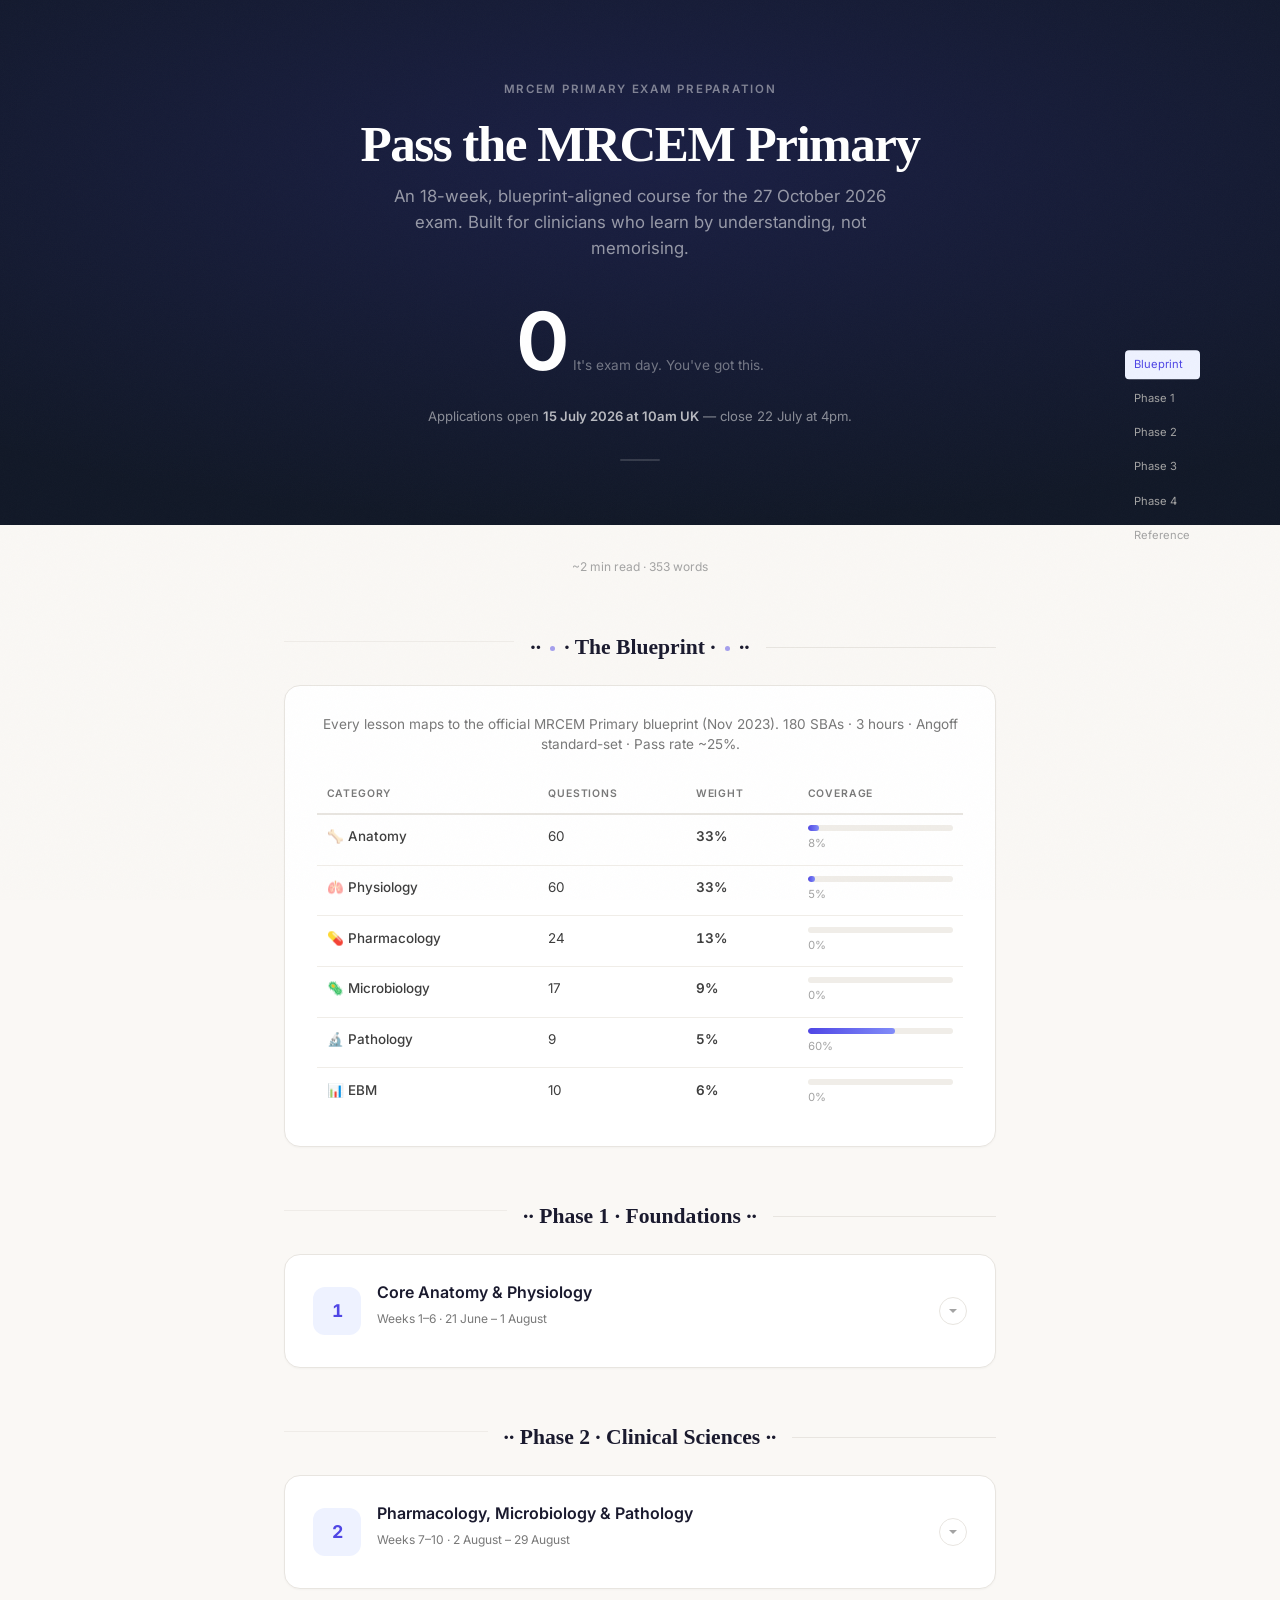
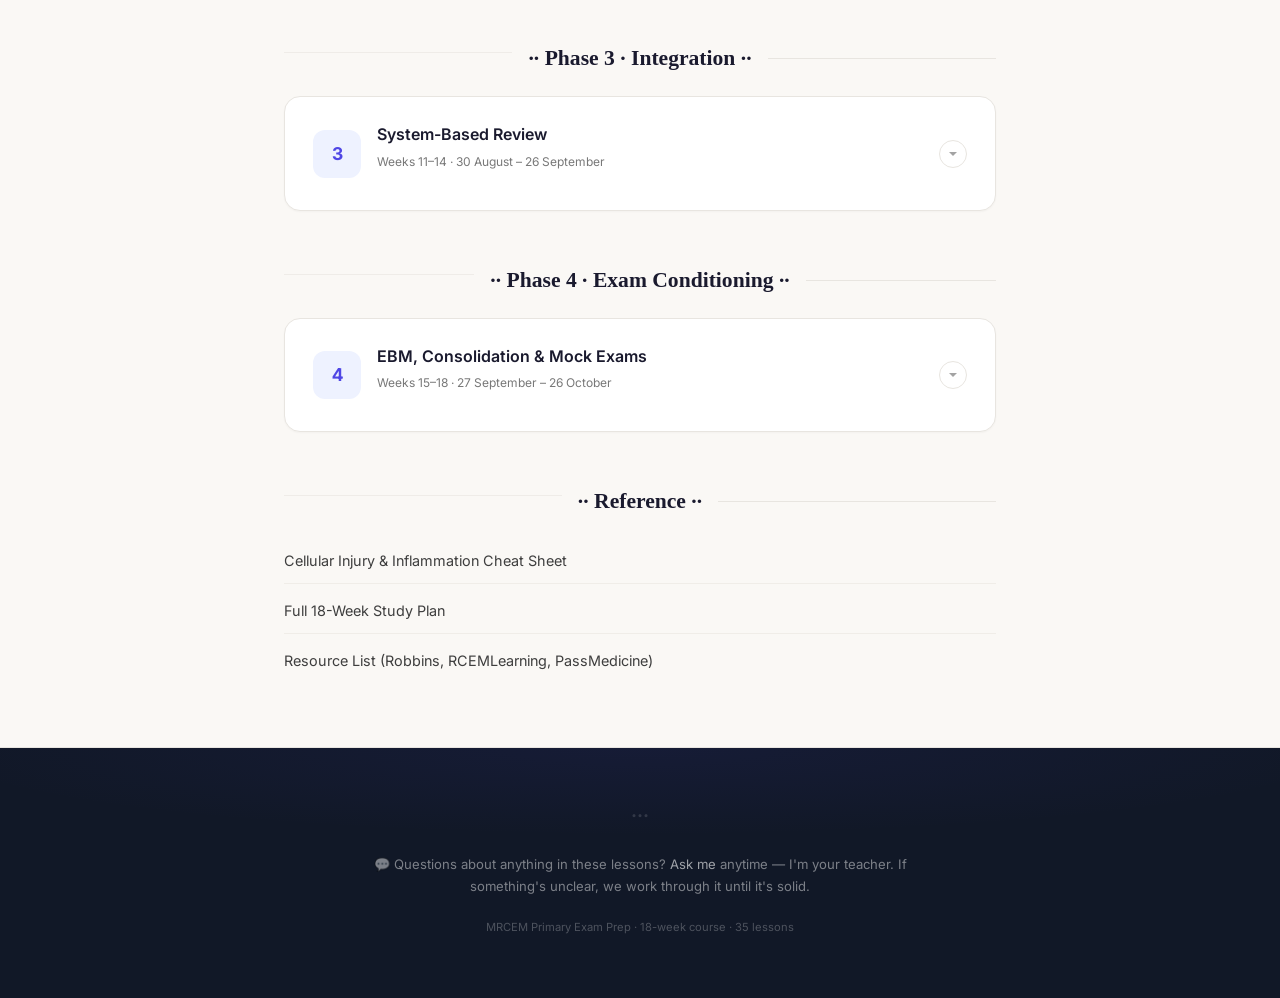
<file: index.html>
<!DOCTYPE html>
<html lang="en">
<head>
<meta charset="UTF-8">
<meta name="viewport" content="width=device-width, initial-scale=1.0">
<title>MRCEM Primary — Exam Preparation Course</title>
<link rel="preconnect" href="https://fonts.googleapis.com">
<link rel="preconnect" href="https://fonts.gstatic.com" crossorigin>
<link href="https://fonts.googleapis.com/css2?family=Inter:opsz,wght@14..32,400..700&display=swap" rel="stylesheet">
<link rel="stylesheet" href="assets/style.css">
<style>
  /* ═══════════════════════════════════════════════════════════════
     INDEX PAGE — Magazine Redesign v3
     every.to × Notion × Linear
     ═══════════════════════════════════════════════════════════════ */

  /* ── Noise texture overlay ───────────────────────────── */
  .noise-overlay {
    position: fixed; inset: 0; z-index: 9999; pointer-events: none; opacity: 0.025;
    background-image: url("data:image/svg+xml,%3Csvg viewBox='0 0 256 256' xmlns='http://www.w3.org/2000/svg'%3E%3Cfilter id='n'%3E%3CfeTurbulence type='fractalNoise' baseFrequency='0.9' numOctaves='4' stitchTiles='stitch'/%3E%3C/filter%3E%3Crect width='100%25' height='100%25' filter='url(%23n)'/%3E%3C/svg%3E");
    background-size: 200px 200px;
  }

  /* ── Dark Hero — parallax glow ────────────────────────── */
  .hero {
    background: var(--dark);
    color: #fff;
    margin: 0 calc(-50vw + 50%);
    padding: 5rem 1.5rem 4rem;
    text-align: center;
    position: relative;
    overflow: hidden;
    isolation: isolate;
  }
  .hero-glow {
    position: absolute;
    inset: -50%;
    background: radial-gradient(ellipse 60% 50% at var(--mx,50%) var(--my,40%), rgba(79,70,229,0.15) 0%, transparent 70%);
    pointer-events: none;
    z-index: 0;
    transition: opacity 0.8s ease;
  }
  .hero-inner {
    max-width: 640px;
    margin: 0 auto;
    position: relative;
    z-index: 1;
  }

  /* Hero staggered entries */
  .hero .kicker {
    font-family: "Inter", system-ui, sans-serif;
    font-size: 0.72rem; font-weight: 600;
    text-transform: uppercase; letter-spacing: 0.15em;
    color: rgba(255,255,255,0.45);
    margin-bottom: 1rem;
    opacity: 0; animation: heroFadeUp 0.7s 0.05s cubic-bezier(0.2,0,0,1) forwards;
  }
  .hero h1 {
    font-size: clamp(2.2rem, 5vw, 3.2rem);
    font-weight: 700; line-height: 1.08;
    color: #fff; letter-spacing: -0.03em;
    margin: 0 0 0.75rem;
    opacity: 0; animation: heroFadeUp 0.7s 0.15s cubic-bezier(0.2,0,0,1) forwards;
  }
  .hero .subtitle {
    font-family: "Inter", system-ui, sans-serif;
    font-size: 1.05rem;
    color: rgba(255,255,255,0.55); line-height: 1.55;
    max-width: 500px; margin: 0 auto;
    opacity: 0; animation: heroFadeUp 0.7s 0.25s cubic-bezier(0.2,0,0,1) forwards;
  }

  @keyframes heroFadeUp {
    from { opacity: 0; transform: translateY(18px); }
    to   { opacity: 1; transform: translateY(0); }
  }

  /* ── Countdown — number flip ──────────────────────────── */
  .hero-countdown {
    display: flex; align-items: baseline;
    justify-content: center; gap: 0.4rem;
    margin-top: 2.5rem;
    opacity: 0; animation: heroFadeUp 0.7s 0.4s cubic-bezier(0.2,0,0,1) forwards;
  }
  .hero-countdown .days {
    font-family: "Inter", system-ui, sans-serif;
    font-size: clamp(3.5rem, 8vw, 5rem);
    font-weight: 700; line-height: 1;
    color: #fff; letter-spacing: -0.03em;
    font-feature-settings: "tnum";
    position: relative;
    display: inline-block;
    transition: transform 0.15s cubic-bezier(0.34,1.56,0.64,1);
  }
  .hero-countdown .days.flip {
    transform: scale(1.08) translateY(-4px);
  }
  .hero-countdown .label {
    font-family: "Inter", system-ui, sans-serif;
    font-size: 0.85rem; color: rgba(255,255,255,0.4);
    padding-bottom: 0.25rem;
  }

  .app-banner {
    font-family: "Inter", system-ui, sans-serif;
    font-size: 0.82rem; color: rgba(255,255,255,0.5);
    margin-top: 1.5rem;
    opacity: 0; animation: heroFadeUp 0.7s 0.55s cubic-bezier(0.2,0,0,1) forwards;
  }
  .app-banner strong { color: rgba(255,255,255,0.7); }

  /* Hero decorative line */
  .hero-line {
    width: 40px; height: 2px;
    background: rgba(255,255,255,0.15);
    margin: 2rem auto 0;
    border-radius: 1px;
    opacity: 0; animation: heroFadeUp 0.7s 0.65s cubic-bezier(0.2,0,0,1) forwards;
  }

  /* ── Content Wrap ──────────────────────────────────────── */
  .content-wrap {
    max-width: 760px; margin: 0 auto; padding: 0 1.5rem;
  }

  /* ── Sticky Mini-Nav (desktop) ────────────────────────── */
  .page-nav {
    display: none;
    position: fixed; top: 50%; right: max(20px, calc((100vw - 800px) / 2 - 160px));
    transform: translateY(-50%);
    z-index: 800;
    font-family: "Inter", system-ui, sans-serif;
    flex-direction: column; gap: 0.35rem;
  }
  @media (min-width: 1100px) {
    .page-nav { display: flex; }
  }
  .page-nav a {
    font-size: 0.7rem; color: var(--text-subtle);
    padding: 0.3rem 0.6rem; border-radius: 4px;
    transition: all 0.2s ease;
    background-image: none; background-size: initial;
    text-decoration: none;
    white-space: nowrap;
  }
  .page-nav a:hover, .page-nav a.active {
    color: var(--accent);
    background: var(--accent-light);
  }

  /* ── Reading Time ──────────────────────────────────────── */
  .reading-time {
    font-family: "Inter", system-ui, sans-serif;
    font-size: 0.75rem; color: var(--text-subtle);
    text-align: center; margin: 2rem 0 1rem;
  }

  /* ── Section headings — magazine rule ──────────────────── */
  .section-heading {
    font-size: 1.35rem; font-weight: 600;
    color: var(--text-heading);
    margin: 3.5rem 0 1.5rem;
    text-align: center; position: relative;
    display: flex; align-items: center; gap: 1rem;
  }
  .section-heading::before,
  .section-heading::after {
    content: ""; flex: 1; height: 1px;
    background: var(--border);
  }
  .section-heading span {
    white-space: nowrap;
    font-family: "Charter", "Georgia", serif;
    font-size: 1.35rem; font-weight: 600;
  }
  .section-heading .dot {
    display: inline-block; width: 5px; height: 5px;
    background: var(--accent); border-radius: 50%;
    margin: 0 0.3rem; vertical-align: middle; opacity: 0.5;
  }

  /* ── Section reveal (Intersection Observer) ────────────── */
  .reveal-section {
    opacity: 0; transform: translateY(24px);
    transition: opacity 0.7s cubic-bezier(0.2,0,0,1), transform 0.7s cubic-bezier(0.2,0,0,1);
  }
  .reveal-section.visible {
    opacity: 1; transform: translateY(0);
  }
  /* Phase card stagger: cards inherit reveal, then get individual delays */
  .phase-card { transition-delay: calc(var(--card-index, 0) * 0.08s); }

  /* ── Blueprint Card — elevated ─────────────────────────── */
  .blueprint-card {
    background: var(--surface);
    border: 1px solid var(--border);
    border-radius: var(--radius-lg);
    padding: 1.75rem 2rem;
    margin-bottom: 2.5rem;
    box-shadow: var(--shadow-sm);
    font-family: "Inter", system-ui, sans-serif;
    transition: box-shadow 0.3s ease, transform 0.2s ease;
  }
  .blueprint-card:hover {
    box-shadow: var(--shadow-card-hover);
    transform: translateY(-1px);
  }
  .blueprint-card > p {
    font-size: 0.85rem; color: var(--text-muted);
    margin-bottom: 1.5rem; text-align: center; line-height: 1.5;
  }
  .blueprint-card table { border: none; margin: 0; border-collapse: collapse; }
  .blueprint-card th {
    font-size: 0.65rem; padding: 0.4rem 0.6rem 0.65rem;
    background: transparent;
    border-bottom: 2px solid var(--border);
    text-transform: uppercase; letter-spacing: 0.08em; color: var(--text-muted);
  }
  .blueprint-card td {
    padding: 0.65rem 0.6rem; font-size: 0.84rem;
    border-bottom: 1px solid var(--border-light);
    transition: background 0.15s ease;
  }
  .blueprint-card tr:last-child td { border-bottom: none; }
  .blueprint-card tr:hover td { background: #fafaf9; }
  .blueprint-card tr td:first-child { font-weight: 500; }
  .blueprint-card tr td:nth-child(3) {
    font-feature-settings: "tnum"; font-weight: 600;
  }

  /* Animated progress bars */
  .blueprint-bar {
    height: 6px; border-radius: 3px;
    background: var(--border-light);
    overflow: hidden; min-width: 80px;
  }
  .blueprint-bar-fill {
    height: 100%; border-radius: 3px;
    background: linear-gradient(90deg, var(--accent), #818cf8);
    width: 0%;
    transition: width 1.2s cubic-bezier(0.22,0.61,0.36,1);
  }
  .blueprint-bar-fill.animated {
    /* width set via inline style, transition above handles animation */
  }
  .blueprint-card .coverage-label {
    font-size: 0.7rem; color: var(--text-subtle); font-weight: 400;
    font-feature-settings: "tnum";
  }

  /* ── Phase Cards — enhanced ────────────────────────────── */
  .phase-card {
    background: var(--surface);
    border: 1px solid var(--border);
    border-radius: var(--radius-lg);
    padding: 0;
    margin: 1.25rem 0;
    box-shadow: var(--shadow-sm);
    transition: box-shadow 0.35s cubic-bezier(0.2,0,0,1), transform 0.25s cubic-bezier(0.34,1.56,0.64,1);
    overflow: hidden;
    cursor: default;
  }
  .phase-card:hover {
    box-shadow: var(--shadow-card-hover);
    transform: translateY(-2px);
  }

  /* Phase header — always visible, clickable */
  .phase-header {
    display: flex; align-items: center;
    gap: 1rem; padding: 1.5rem 1.75rem;
    cursor: pointer; user-select: none;
    transition: background 0.2s ease;
  }
  .phase-header:hover { background: #fafaf9; }
  .phase-badge {
    flex-shrink: 0;
    width: 48px; height: 48px;
    border-radius: 12px;
    background: var(--accent-light);
    color: var(--accent);
    display: flex; align-items: center; justify-content: center;
    font-family: "Inter", system-ui, sans-serif;
    font-size: 1.1rem; font-weight: 700;
    font-feature-settings: "tnum";
    transition: transform 0.3s cubic-bezier(0.34,1.56,0.64,1);
  }
  .phase-card:hover .phase-badge {
    transform: scale(1.08) rotate(-2deg);
  }
  .phase-info { flex: 1; min-width: 0; }
  .phase-info h3 {
    font-family: "Inter", system-ui, sans-serif;
    font-size: 1rem; font-weight: 600;
    color: var(--text-heading); margin: 0 0 0.2rem;
  }
  .phase-info .dates {
    font-family: "Inter", system-ui, sans-serif;
    font-size: 0.75rem; color: var(--text-muted);
  }
  .phase-toggle {
    flex-shrink: 0;
    width: 28px; height: 28px;
    border-radius: 50%;
    border: 1px solid var(--border);
    display: flex; align-items: center; justify-content: center;
    transition: all 0.3s ease;
    color: var(--text-subtle);
    font-size: 0.7rem;
    background: var(--surface);
  }
  .phase-card.expanded .phase-toggle {
    transform: rotate(180deg);
    border-color: var(--accent);
    color: var(--accent);
    background: var(--accent-light);
  }
  .phase-toggle svg { width: 12px; height: 12px; }

  /* Phase body — collapsible */
  .phase-body {
    max-height: 0; overflow: hidden;
    transition: max-height 0.5s cubic-bezier(0.2,0,0,1), padding 0.5s ease, opacity 0.3s ease;
    opacity: 0;
  }
  .phase-card.expanded .phase-body {
    max-height: 2000px;
    padding: 0 1.75rem 1.5rem;
    opacity: 1;
  }
  .phase-body > p {
    font-family: "Inter", system-ui, sans-serif;
    font-size: 0.84rem; color: var(--text-muted);
    line-height: 1.55; margin-bottom: 1rem;
  }
  .phase-progress {
    font-family: "Inter", system-ui, sans-serif;
    font-size: 0.7rem; color: var(--text-subtle);
    margin-bottom: 1rem;
    display: flex; align-items: center; gap: 0.5rem;
  }
  .phase-progress-bar {
    flex: 1; height: 3px; border-radius: 2px;
    background: var(--border-light); overflow: hidden;
  }
  .phase-progress-fill {
    height: 100%; border-radius: 2px;
    background: var(--accent);
    transition: width 0.8s cubic-bezier(0.22,0.61,0.36,1);
  }

  /* ── Lesson List — enhanced ────────────────────────────── */
  .lesson-list {
    list-style: none; margin: 0; padding: 0;
    border-top: 1px solid var(--border-light);
  }
  .lesson-list li {
    display: flex; align-items: center; gap: 0.75rem;
    padding: 0.6rem 0.5rem;
    border-bottom: 1px solid var(--border-light);
    transition: background 0.15s ease, transform 0.15s ease;
    margin: 0 -0.5rem; border-radius: var(--radius-sm);
    font-family: "Inter", system-ui, sans-serif;
  }
  .lesson-list li:last-child { border-bottom: none; }
  .lesson-list li:hover {
    background: #fafaf9;
    transform: translateX(3px);
  }
  .lesson-list .num {
    font-size: 0.7rem; font-weight: 600;
    color: var(--text-subtle);
    min-width: 2.5rem; text-align: right;
    font-feature-settings: "tnum";
  }
  .lesson-list .title {
    flex: 1; font-size: 0.88rem;
  }
  .lesson-list a {
    color: var(--text); text-decoration: none;
    background-image: none;
    transition: color 0.15s ease;
  }
  .lesson-list a:hover { color: var(--accent); background-image: none; }
  .lesson-list .no-link { color: var(--text-muted); }

  /* ── Status Badges — refined ────────────────────────────── */
  .status {
    font-family: "Inter", system-ui, sans-serif;
    font-size: 0.66rem; font-weight: 500;
    padding: 0.15rem 0.6rem; border-radius: 100px;
    white-space: nowrap; letter-spacing: 0.02em;
  }
  .status.ready { background: var(--success-bg); color: #065f46; }
  .status.next { background: #eef2ff; color: #4338ca; }
  .status.upcoming { color: var(--text-subtle); }

  /* ── Reference List ─────────────────────────────────────── */
  .ref-list {
    list-style: none; margin: 0; padding: 0;
  }
  .ref-list li {
    padding: 0.6rem 0;
    font-family: "Inter", system-ui, sans-serif;
    font-size: 0.9rem;
    border-bottom: 1px solid var(--border-light);
    transition: padding-left 0.2s ease;
  }
  .ref-list li:last-child { border-bottom: none; }
  .ref-list li:hover { padding-left: 0.5rem; }
  .ref-list a { color: var(--text); background-image: none; }
  .ref-list a:hover { color: var(--accent); }

  /* ── Dark Footer ────────────────────────────────────────── */
  .site-footer {
    background: var(--dark);
    color: rgba(255,255,255,0.45);
    font-family: "Inter", system-ui, sans-serif;
    font-size: 0.82rem; text-align: center;
    padding: 3rem 1.5rem;
    margin: 4rem calc(-50vw + 50%) 0;
    position: relative; overflow: hidden;
  }
  .site-footer::before {
    content: "";
    position: absolute; inset: 0;
    background: radial-gradient(ellipse 80% 50% at 50% 0%, rgba(79,70,229,0.08) 0%, transparent 70%);
    pointer-events: none;
  }
  .site-footer-inner {
    max-width: 600px; margin: 0 auto; position: relative; z-index: 1;
  }
  .site-footer .footer-ornament {
    font-size: 1.5rem; margin-bottom: 1rem; opacity: 0.3;
  }
  .site-footer a { color: rgba(255,255,255,0.6); }
  .site-footer a:hover { color: #fff; }
  .site-footer .footer-meta {
    font-size: 0.7rem; color: rgba(255,255,255,0.25);
    margin-top: 1.25rem;
  }

  /* ── Responsive ─────────────────────────────────────────── */
  @media (max-width: 640px) {
    .hero { padding: 3.5rem 1.25rem 3rem; }
    .content-wrap { padding: 0 1rem; }
    .blueprint-card { padding: 1.25rem 1rem; }
    .phase-header { padding: 1.25rem; }
    .phase-card.expanded .phase-body { padding: 0 1.25rem 1.25rem; }
    .blueprint-card table { font-size: 0.78rem; }
    .blueprint-card th { font-size: 0.6rem; padding: 0.3rem 0.35rem 0.5rem; }
    .blueprint-card td { padding: 0.45rem 0.35rem; }
  }
</style>
</head>
<body>

<div class="noise-overlay" aria-hidden="true"></div>

<!-- ═══ Dark Hero ════════════════════════════════════════════════════ -->
<header class="hero" id="hero">
  <div class="hero-glow" id="heroGlow" aria-hidden="true"></div>
  <div class="hero-inner">
    <p class="kicker">MRCEM Primary Exam Preparation</p>
    <h1>Pass the MRCEM Primary</h1>
    <p class="subtitle">An 18-week, blueprint-aligned course for the 27 October 2026 exam. Built for clinicians who learn by understanding, not memorising.</p>
    <div class="hero-countdown">
      <span class="days" id="countdown-days">—</span>
      <span class="label" id="countdown-label">days until the exam</span>
    </div>
    <p class="app-banner">Applications open <strong>15 July 2026 at 10am UK</strong> — close 22 July at 4pm.</p>
    <div class="hero-line" aria-hidden="true"></div>
  </div>
</header>

<!-- ═══ Sticky Mini-Nav (desktop only) ═══════════════════════════════ -->
<nav class="page-nav" id="pageNav" aria-label="On this page">
  <a href="#blueprint">Blueprint</a>
  <a href="#phase1">Phase 1</a>
  <a href="#phase2">Phase 2</a>
  <a href="#phase3">Phase 3</a>
  <a href="#phase4">Phase 4</a>
  <a href="#reference">Reference</a>
</nav>

<div class="content-wrap">

<div class="reading-time" id="readingTime"></div>

<!-- ═══ Blueprint ════════════════════════════════════════════════════ -->
<section class="reveal-section" id="blueprint">
  <h2 class="section-heading"><span>··&thinsp;<span class="dot"></span>&thinsp;· The Blueprint ·&thinsp;<span class="dot"></span>&thinsp;··</span></h2>
  <div class="blueprint-card">
    <p>Every lesson maps to the official MRCEM Primary blueprint (Nov 2023). 180 SBAs · 3 hours · Angoff standard-set · Pass rate ~25%.</p>
    <table>
      <tr><th>Category</th><th>Questions</th><th>Weight</th><th>Coverage</th></tr>
      <tr>
        <td>🦴 Anatomy</td><td>60</td><td>33%</td>
        <td>
          <div class="blueprint-bar"><div class="blueprint-bar-fill" data-pct="8"></div></div>
          <span class="coverage-label">8%</span>
        </td>
      </tr>
      <tr>
        <td>🫁 Physiology</td><td>60</td><td>33%</td>
        <td>
          <div class="blueprint-bar"><div class="blueprint-bar-fill" data-pct="5"></div></div>
          <span class="coverage-label">5%</span>
        </td>
      </tr>
      <tr>
        <td>💊 Pharmacology</td><td>24</td><td>13%</td>
        <td>
          <div class="blueprint-bar"><div class="blueprint-bar-fill" data-pct="0"></div></div>
          <span class="coverage-label">0%</span>
        </td>
      </tr>
      <tr>
        <td>🦠 Microbiology</td><td>17</td><td>9%</td>
        <td>
          <div class="blueprint-bar"><div class="blueprint-bar-fill" data-pct="0"></div></div>
          <span class="coverage-label">0%</span>
        </td>
      </tr>
      <tr>
        <td>🔬 Pathology</td><td>9</td><td>5%</td>
        <td>
          <div class="blueprint-bar"><div class="blueprint-bar-fill" data-pct="60"></div></div>
          <span class="coverage-label">60%</span>
        </td>
      </tr>
      <tr>
        <td>📊 EBM</td><td>10</td><td>6%</td>
        <td>
          <div class="blueprint-bar"><div class="blueprint-bar-fill" data-pct="0"></div></div>
          <span class="coverage-label">0%</span>
        </td>
      </tr>
    </table>
  </div>
</section>

<!-- ═══ Phase 1 ══════════════════════════════════════════════════════ -->
<section class="reveal-section" id="phase1" style="--card-index:0">
  <h2 class="section-heading"><span>·· Phase 1 · Foundations ··</span></h2>
  <div class="phase-card" id="phaseCard1">
    <div class="phase-header" onclick="togglePhase('phaseCard1')" role="button" aria-expanded="false" tabindex="0">
      <div class="phase-badge">1</div>
      <div class="phase-info">
        <h3>Core Anatomy &amp; Physiology</h3>
        <p class="dates">Weeks 1–6 · 21 June – 1 August</p>
      </div>
      <div class="phase-toggle"><svg viewBox="0 0 12 12"><path d="M6 8L2 4h8L6 8z" fill="currentColor"/></svg></div>
    </div>
    <div class="phase-body">
      <p>Anatomy (33%) and Physiology (33%) dominate the exam — we front-load them. ~55/60 anatomy questions and ~50/60 physiology questions covered in this phase alone.</p>
      <div class="phase-progress">
        <span>2 of 14 lessons ready</span>
        <div class="phase-progress-bar"><div class="phase-progress-fill" style="width:14%"></div></div>
        <span>14%</span>
      </div>
      <ul class="lesson-list">
        <li><span class="num">001</span><span class="title"><a href="lessons/0001-cellular-injury-inflammation.html">Cellular Injury, Inflammation &amp; Immune Response</a></span><span class="status ready">Ready</span></li>
        <li><span class="num">002</span><span class="title"><a href="lessons/0002-upper-limb-anatomy.html">Upper Limb Anatomy</a></span><span class="status ready">Ready</span></li>
        <li><span class="num">003</span><span class="title"><span class="no-link">Lower Limb Anatomy</span></span><span class="status next">Next</span></li>
        <li><span class="num">004</span><span class="title"><span class="no-link">Thorax Anatomy</span></span><span class="status upcoming">Upcoming</span></li>
        <li><span class="num">005</span><span class="title"><span class="no-link">Abdomen Anatomy</span></span><span class="status upcoming">Upcoming</span></li>
        <li><span class="num">006</span><span class="title"><span class="no-link">Head &amp; Neck Anatomy</span></span><span class="status upcoming">Upcoming</span></li>
        <li><span class="num">007</span><span class="title"><span class="no-link">Cardiovascular Physiology</span></span><span class="status upcoming">Upcoming</span></li>
        <li><span class="num">008</span><span class="title"><span class="no-link">Respiratory Physiology</span></span><span class="status upcoming">Upcoming</span></li>
        <li><span class="num">009</span><span class="title"><span class="no-link">CNS Anatomy: Brain &amp; Spinal Cord</span></span><span class="status upcoming">Upcoming</span></li>
        <li><span class="num">010</span><span class="title"><span class="no-link">Cranial Nerve Lesions</span></span><span class="status upcoming">Upcoming</span></li>
        <li><span class="num">011</span><span class="title"><span class="no-link">Renal Physiology</span></span><span class="status upcoming">Upcoming</span></li>
        <li><span class="num">012</span><span class="title"><span class="no-link">GI Physiology</span></span><span class="status upcoming">Upcoming</span></li>
        <li><span class="num">013</span><span class="title"><span class="no-link">Endocrine Physiology</span></span><span class="status upcoming">Upcoming</span></li>
        <li><span class="num">014</span><span class="title"><span class="no-link">Microbiology: Principles</span></span><span class="status upcoming">Upcoming</span></li>
      </ul>
    </div>
  </div>
</section>

<!-- ═══ Phase 2 ══════════════════════════════════════════════════════ -->
<section class="reveal-section" id="phase2" style="--card-index:1">
  <h2 class="section-heading"><span>·· Phase 2 · Clinical Sciences ··</span></h2>
  <div class="phase-card" id="phaseCard2">
    <div class="phase-header" onclick="togglePhase('phaseCard2')" role="button" aria-expanded="false" tabindex="0">
      <div class="phase-badge">2</div>
      <div class="phase-info">
        <h3>Pharmacology, Microbiology &amp; Pathology</h3>
        <p class="dates">Weeks 7–10 · 2 August – 29 August</p>
      </div>
      <div class="phase-toggle"><svg viewBox="0 0 12 12"><path d="M6 8L2 4h8L6 8z" fill="currentColor"/></svg></div>
    </div>
    <div class="phase-body">
      <p>System-based pharmacology mapped to the anatomy and physiology already covered. Microbiology deep dive into pathogen groups.</p>
      <div class="phase-progress">
        <span>0 of 8 lessons ready</span>
        <div class="phase-progress-bar"><div class="phase-progress-fill" style="width:0%"></div></div>
        <span>0%</span>
      </div>
      <ul class="lesson-list">
        <li><span class="num">015</span><span class="title"><span class="no-link">Cardiovascular Pharmacology</span></span><span class="status upcoming">Upcoming</span></li>
        <li><span class="num">016</span><span class="title"><span class="no-link">Respiratory Pharmacology</span></span><span class="status upcoming">Upcoming</span></li>
        <li><span class="num">017</span><span class="title"><span class="no-link">CNS Pharmacology</span></span><span class="status upcoming">Upcoming</span></li>
        <li><span class="num">018</span><span class="title"><span class="no-link">Antimicrobials</span></span><span class="status upcoming">Upcoming</span></li>
        <li><span class="num">019</span><span class="title"><span class="no-link">GI &amp; Endocrine Pharmacology</span></span><span class="status upcoming">Upcoming</span></li>
        <li><span class="num">020</span><span class="title"><span class="no-link">Microbiology: Pathogen Groups</span></span><span class="status upcoming">Upcoming</span></li>
        <li><span class="num">021</span><span class="title"><span class="no-link">Haematology + Remaining Pathology</span></span><span class="status upcoming">Upcoming</span></li>
        <li><span class="num">022</span><span class="title"><span class="no-link">MSK, Anaesthesia &amp; Immunological Pharm</span></span><span class="status upcoming">Upcoming</span></li>
      </ul>
    </div>
  </div>
</section>

<!-- ═══ Phase 3 ══════════════════════════════════════════════════════ -->
<section class="reveal-section" id="phase3" style="--card-index:2">
  <h2 class="section-heading"><span>·· Phase 3 · Integration ··</span></h2>
  <div class="phase-card" id="phaseCard3">
    <div class="phase-header" onclick="togglePhase('phaseCard3')" role="button" aria-expanded="false" tabindex="0">
      <div class="phase-badge">3</div>
      <div class="phase-info">
        <h3>System-Based Review</h3>
        <p class="dates">Weeks 11–14 · 30 August – 26 September</p>
      </div>
      <div class="phase-toggle"><svg viewBox="0 0 12 12"><path d="M6 8L2 4h8L6 8z" fill="currentColor"/></svg></div>
    </div>
    <div class="phase-body">
      <p>Systems reviewed end-to-end: Anatomy → Physiology → Pathology → Pharmacology. Heavy question practice with cross-category SBAs.</p>
      <div class="phase-progress">
        <span>0 of 6 lessons ready</span>
        <div class="phase-progress-bar"><div class="phase-progress-fill" style="width:0%"></div></div>
        <span>0%</span>
      </div>
      <ul class="lesson-list">
        <li><span class="num">023</span><span class="title"><span class="no-link">CVS System Integration</span></span><span class="status upcoming">Upcoming</span></li>
        <li><span class="num">024</span><span class="title"><span class="no-link">Respiratory System Integration</span></span><span class="status upcoming">Upcoming</span></li>
        <li><span class="num">025</span><span class="title"><span class="no-link">Neurology System Integration</span></span><span class="status upcoming">Upcoming</span></li>
        <li><span class="num">026</span><span class="title"><span class="no-link">GI, Renal &amp; Endocrine Integration</span></span><span class="status upcoming">Upcoming</span></li>
        <li><span class="num">027</span><span class="title"><span class="no-link">Pharmacology Full Consolidation</span></span><span class="status upcoming">Upcoming</span></li>
        <li><span class="num">028</span><span class="title"><span class="no-link">MSK Anatomy Final Pass</span></span><span class="status upcoming">Upcoming</span></li>
      </ul>
    </div>
  </div>
</section>

<!-- ═══ Phase 4 ══════════════════════════════════════════════════════ -->
<section class="reveal-section" id="phase4" style="--card-index:3">
  <h2 class="section-heading"><span>·· Phase 4 · Exam Conditioning ··</span></h2>
  <div class="phase-card" id="phaseCard4">
    <div class="phase-header" onclick="togglePhase('phaseCard4')" role="button" aria-expanded="false" tabindex="0">
      <div class="phase-badge">4</div>
      <div class="phase-info">
        <h3>EBM, Consolidation &amp; Mock Exams</h3>
        <p class="dates">Weeks 15–18 · 27 September – 26 October</p>
      </div>
      <div class="phase-toggle"><svg viewBox="0 0 12 12"><path d="M6 8L2 4h8L6 8z" fill="currentColor"/></svg></div>
    </div>
    <div class="phase-body">
      <p>Evidence Based Medicine (10Q), final consolidation passes, two full mock exams with wrong-answer analysis, and weak-spot drilling.</p>
      <div class="phase-progress">
        <span>0 of 7 lessons ready</span>
        <div class="phase-progress-bar"><div class="phase-progress-fill" style="width:0%"></div></div>
        <span>0%</span>
      </div>
      <ul class="lesson-list">
        <li><span class="num">029</span><span class="title"><span class="no-link">EBM: Statistics</span></span><span class="status upcoming">Upcoming</span></li>
        <li><span class="num">030</span><span class="title"><span class="no-link">EBM: Study Methodology &amp; Critical Appraisal</span></span><span class="status upcoming">Upcoming</span></li>
        <li><span class="num">031</span><span class="title"><span class="no-link">Anatomy Final Pass</span></span><span class="status upcoming">Upcoming</span></li>
        <li><span class="num">032</span><span class="title"><span class="no-link">Microbiology Final Pass</span></span><span class="status upcoming">Upcoming</span></li>
        <li><span class="num">033</span><span class="title"><span class="no-link">Pharmacology Rapid Review</span></span><span class="status upcoming">Upcoming</span></li>
        <li><span class="num">034</span><span class="title"><span class="no-link">Mock Exam 1 + Analysis</span></span><span class="status upcoming">Upcoming</span></li>
        <li><span class="num">035</span><span class="title"><span class="no-link">Mock Exam 2 + Final Drills</span></span><span class="status upcoming">Upcoming</span></li>
      </ul>
    </div>
  </div>
</section>

<!-- ═══ Reference ════════════════════════════════════════════════════ -->
<section class="reveal-section" id="reference">
  <h2 class="section-heading"><span>·· Reference ··</span></h2>
  <ul class="ref-list">
    <li><a href="reference/cellular-injury-cheatsheet.html">Cellular Injury &amp; Inflammation Cheat Sheet</a></li>
    <li><a href="PLAN.md">Full 18-Week Study Plan</a></li>
    <li><a href="RESOURCES.md">Resource List (Robbins, RCEMLearning, PassMedicine)</a></li>
  </ul>
</section>

</div><!-- /content-wrap -->

<!-- ═══ Dark Footer ═════════════════════════════════════════════════ -->
<footer class="site-footer">
  <div class="site-footer-inner">
    <div class="footer-ornament">···</div>
    <p>💬 Questions about anything in these lessons? <a href="#">Ask me</a> anytime — I'm your teacher. If something's unclear, we work through it until it's solid.</p>
    <p class="footer-meta">MRCEM Primary Exam Prep · 18-week course · 35 lessons</p>
  </div>
</footer>

<!-- ═══ Scripts ══════════════════════════════════════════════════════ -->
<script>
/* ── Parallax Hero Glow ─────────────────────── */
(function() {
  const hero = document.getElementById('hero');
  const glow = document.getElementById('heroGlow');
  if (!hero || !glow) return;
  hero.addEventListener('mousemove', function(e) {
    const rect = hero.getBoundingClientRect();
    const x = ((e.clientX - rect.left) / rect.width) * 100;
    const y = ((e.clientY - rect.top) / rect.height) * 100;
    glow.style.setProperty('--mx', x + '%');
    glow.style.setProperty('--my', y + '%');
  });
  hero.addEventListener('mouseleave', function() {
    glow.style.setProperty('--mx', '50%');
    glow.style.setProperty('--my', '40%');
  });
})();

/* ── Countdown with flip ────────────────────── */
(function() {
  const examDate = new Date('2026-10-27T09:00:00+01:00');
  const el = document.getElementById('countdown-days');
  const label = document.getElementById('countdown-label');
  let lastDays = -1;
  function update() {
    const days = Math.ceil((examDate - new Date()) / (1000 * 60 * 60 * 24));
    const d = days > 0 ? days : 0;
    if (d !== lastDays) {
      el.textContent = d;
      el.classList.add('flip');
      setTimeout(function() { el.classList.remove('flip'); }, 200);
      lastDays = d;
    }
    label.textContent = days > 0 ? 'days until the exam' : "It's exam day. You've got this.";
  }
  update();
  setInterval(update, 30000);
})();

/* ── Phase Toggle ───────────────────────────── */
function togglePhase(id) {
  var card = document.getElementById(id);
  if (!card) return;
  var expanded = card.classList.contains('expanded');
  // Close all others
  document.querySelectorAll('.phase-card.expanded').forEach(function(c) {
    if (c.id !== id) { c.classList.remove('expanded'); c.querySelector('.phase-header').setAttribute('aria-expanded', 'false'); }
  });
  card.classList.toggle('expanded');
  card.querySelector('.phase-header').setAttribute('aria-expanded', !expanded);
}

/* ── Keyboard: Enter/Space on phase headers ───── */
document.querySelectorAll('.phase-header').forEach(function(h) {
  h.addEventListener('keydown', function(e) {
    if (e.key === 'Enter' || e.key === ' ') {
      e.preventDefault();
      var card = h.closest('.phase-card');
      if (card) togglePhase(card.id);
    }
  });
});

/* ── Intersection Observer: section reveals ──── */
(function() {
  var observer = new IntersectionObserver(function(entries) {
    entries.forEach(function(entry) {
      if (entry.isIntersecting) {
        entry.target.classList.add('visible');
      }
    });
  }, { threshold: 0.1, rootMargin: '0px 0px -40px 0px' });
  document.querySelectorAll('.reveal-section').forEach(function(s) { observer.observe(s); });
})();

/* ── Blueprint bars animate on scroll ────────── */
(function() {
  var obs = new IntersectionObserver(function(entries) {
    entries.forEach(function(entry) {
      if (entry.isIntersecting) {
        entry.target.querySelectorAll('.blueprint-bar-fill').forEach(function(bar) {
          var pct = bar.getAttribute('data-pct') || '0';
          bar.style.width = pct + '%';
          bar.classList.add('animated');
        });
        obs.unobserve(entry.target);
      }
    });
  }, { threshold: 0.3 });
  var card = document.querySelector('.blueprint-card');
  if (card) obs.observe(card);
})();

/* ── Sticky Mini-Nav active state ────────────── */
(function() {
  var sections = [];
  var links = document.querySelectorAll('#pageNav a');
  links.forEach(function(a) {
    var id = a.getAttribute('href').replace('#', '');
    var el = document.getElementById(id);
    if (el) sections.push({ id: id, el: el, link: a });
  });
  if (sections.length === 0) return;
  window.addEventListener('scroll', function() {
    var scrollY = window.scrollY + 120;
    var active = sections[0];
    for (var i = sections.length - 1; i >= 0; i--) {
      if (sections[i].el.offsetTop <= scrollY) { active = sections[i]; break; }
    }
    links.forEach(function(a) { a.classList.remove('active'); });
    active.link.classList.add('active');
  }, { passive: true });
})();

/* ── Reading time estimate ───────────────────── */
(function() {
  var text = document.querySelector('.content-wrap').textContent || '';
  var wordCount = text.split(/\s+/).filter(Boolean).length;
  var minutes = Math.max(1, Math.ceil(wordCount / 200));
  document.getElementById('readingTime').textContent = '~' + minutes + ' min read · ' + wordCount.toLocaleString() + ' words';
})();

/* ── Noise toggle: respect prefers-reduced-motion ── */
(function() {
  if (window.matchMedia('(prefers-reduced-motion: reduce)').matches) {
    var overlay = document.querySelector('.noise-overlay');
    if (overlay) overlay.remove();
  }
})();
</script>

</body>
</html>
</file>
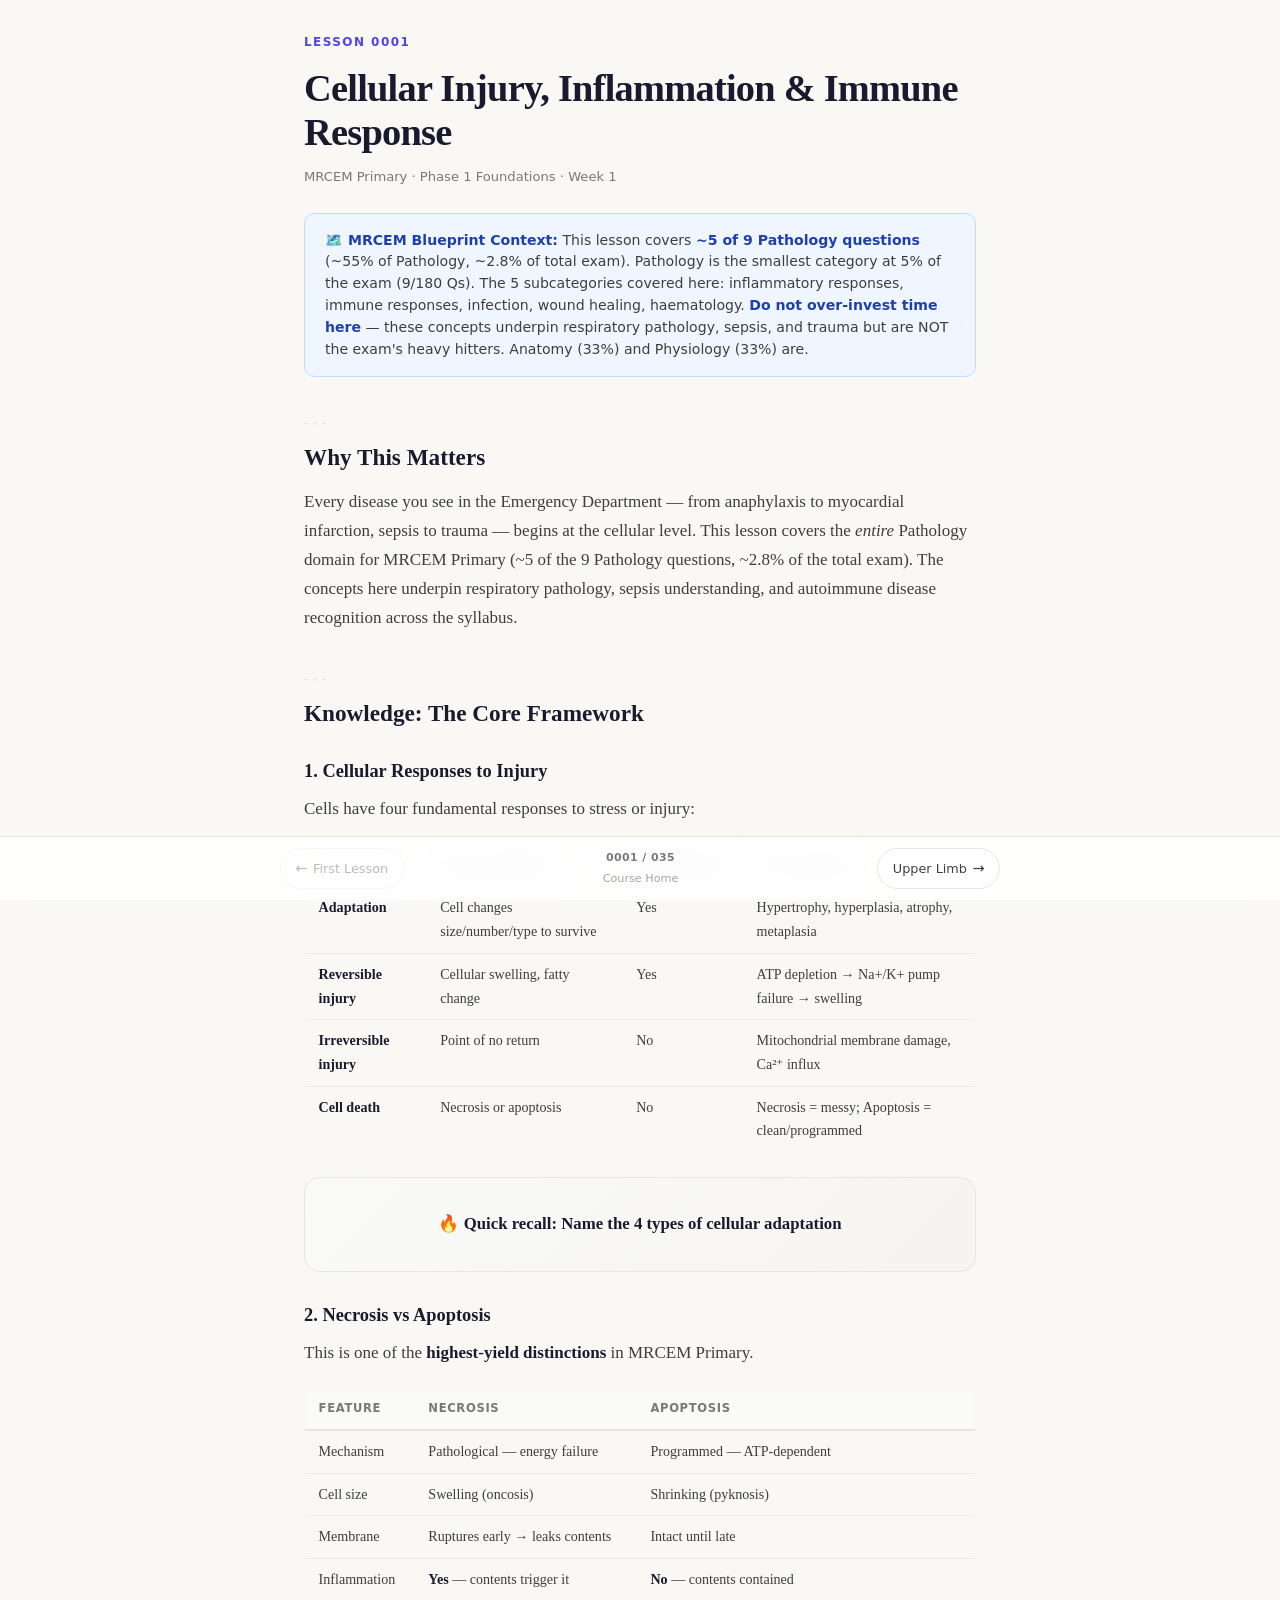
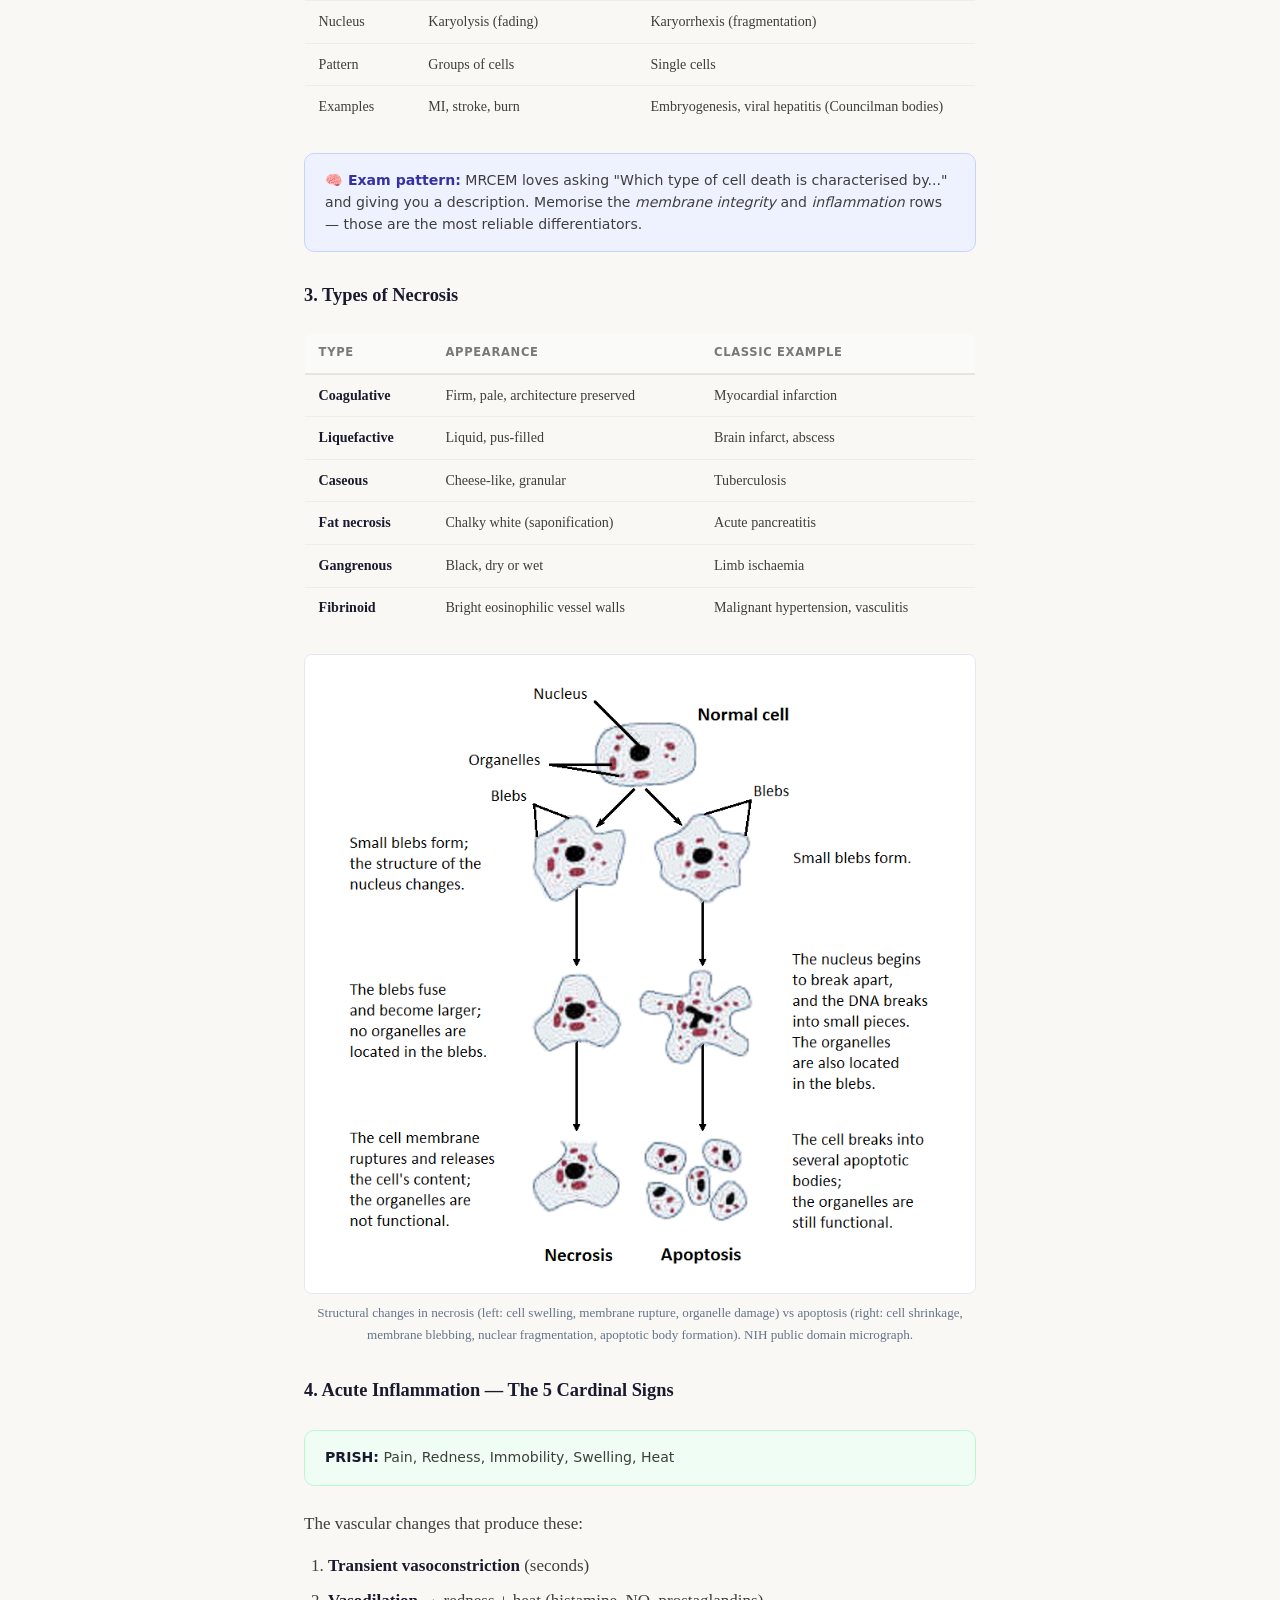
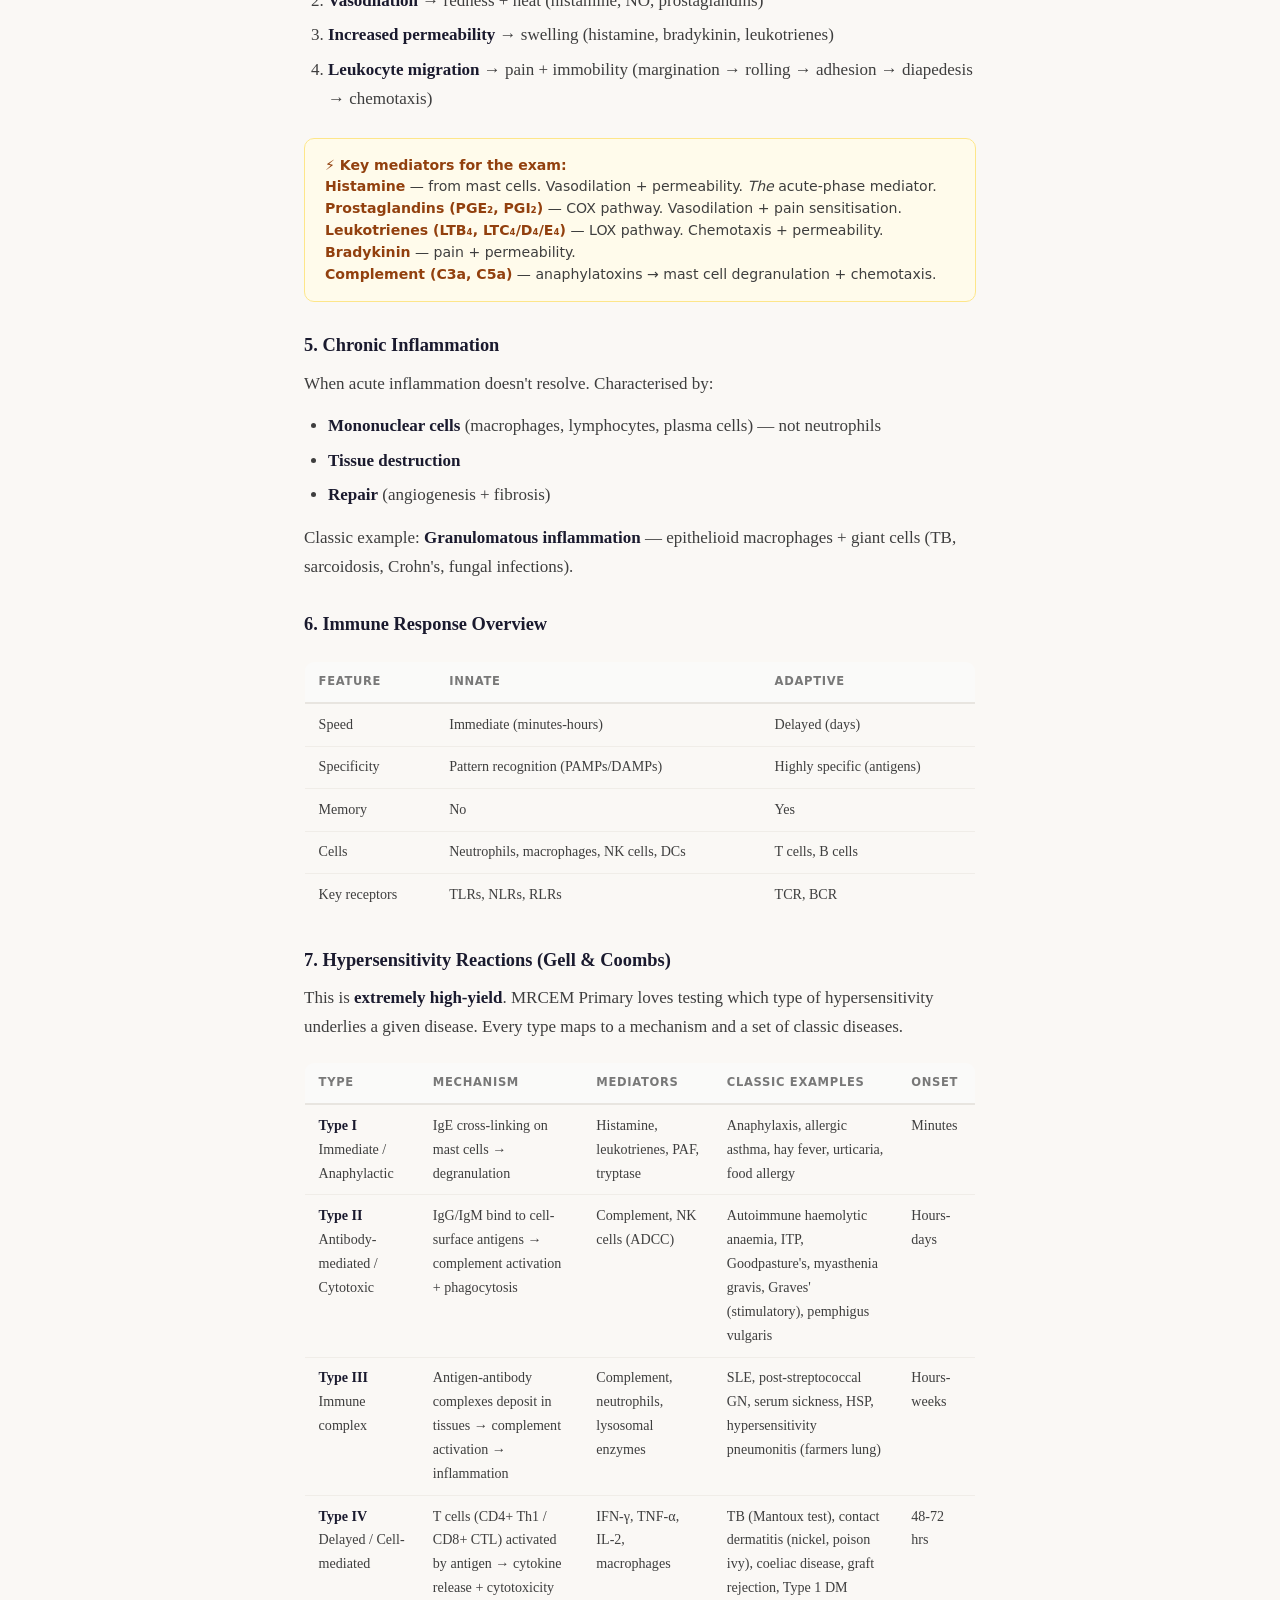
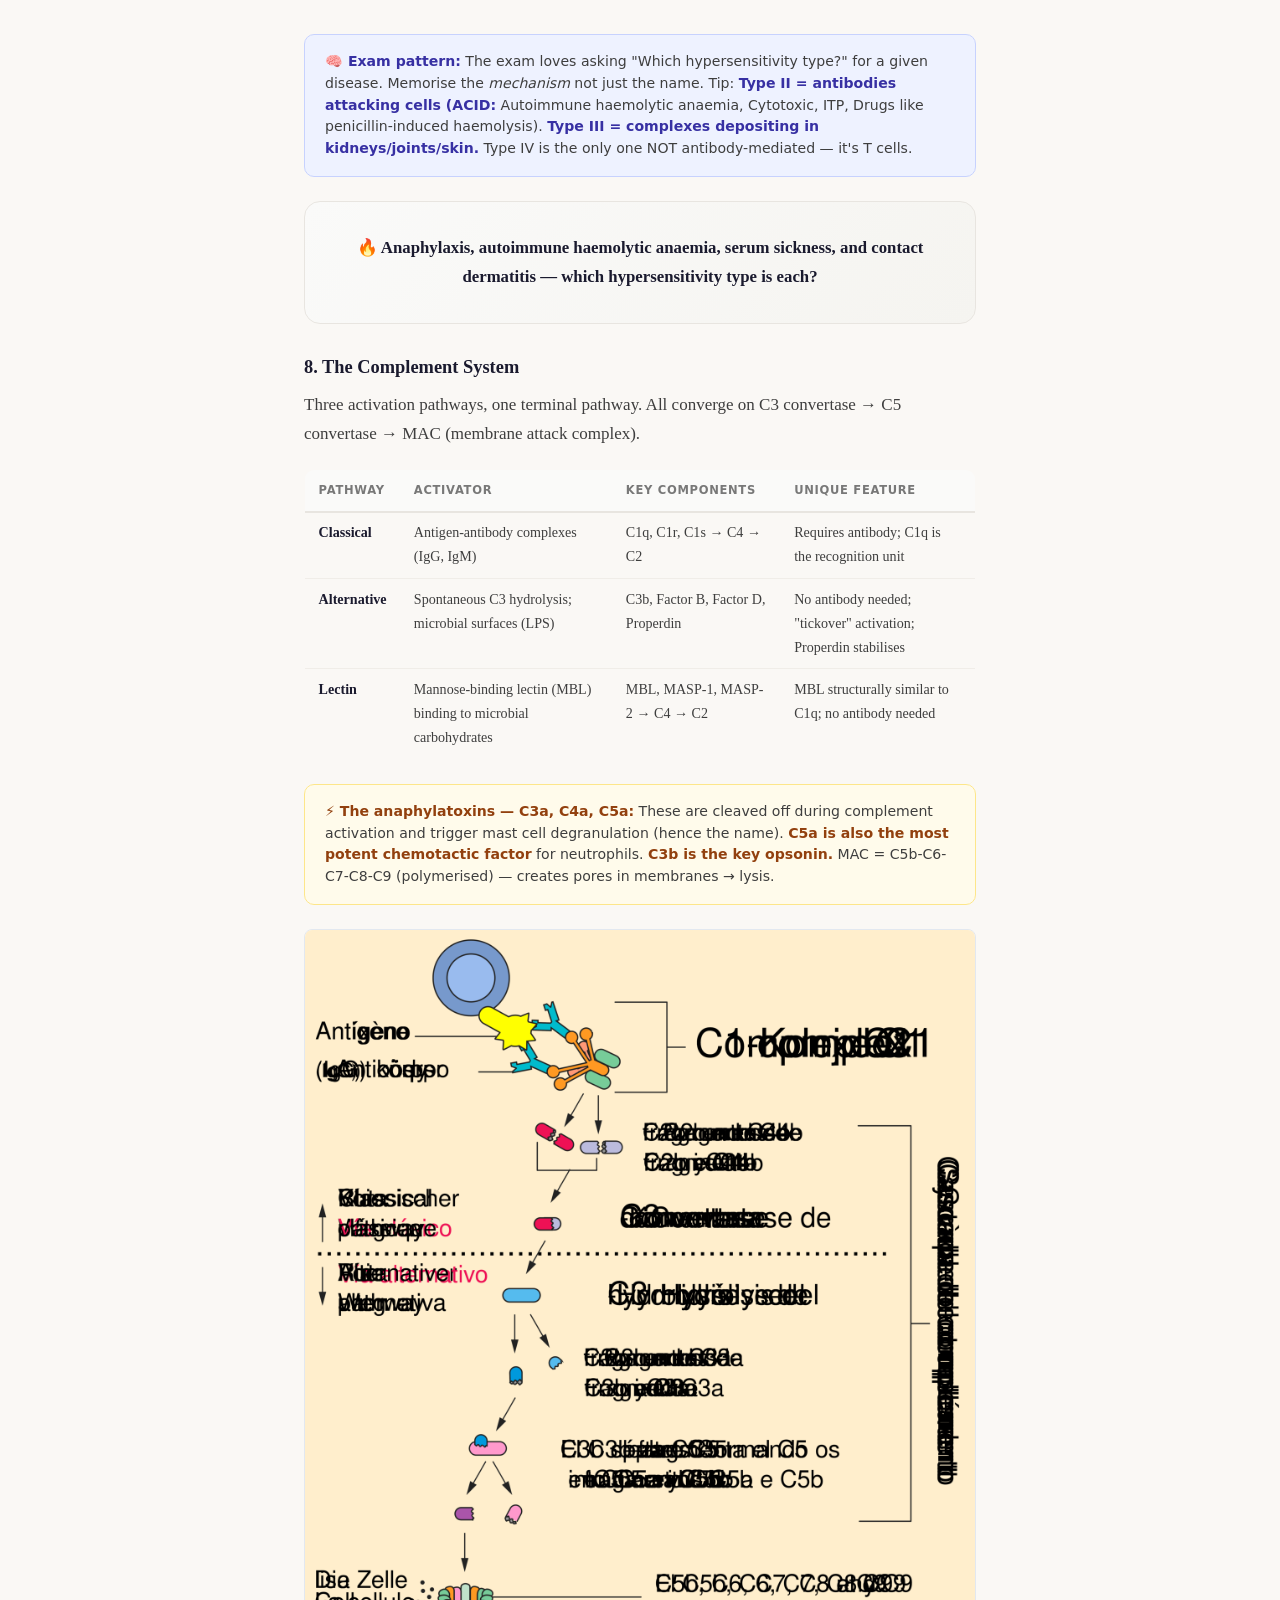
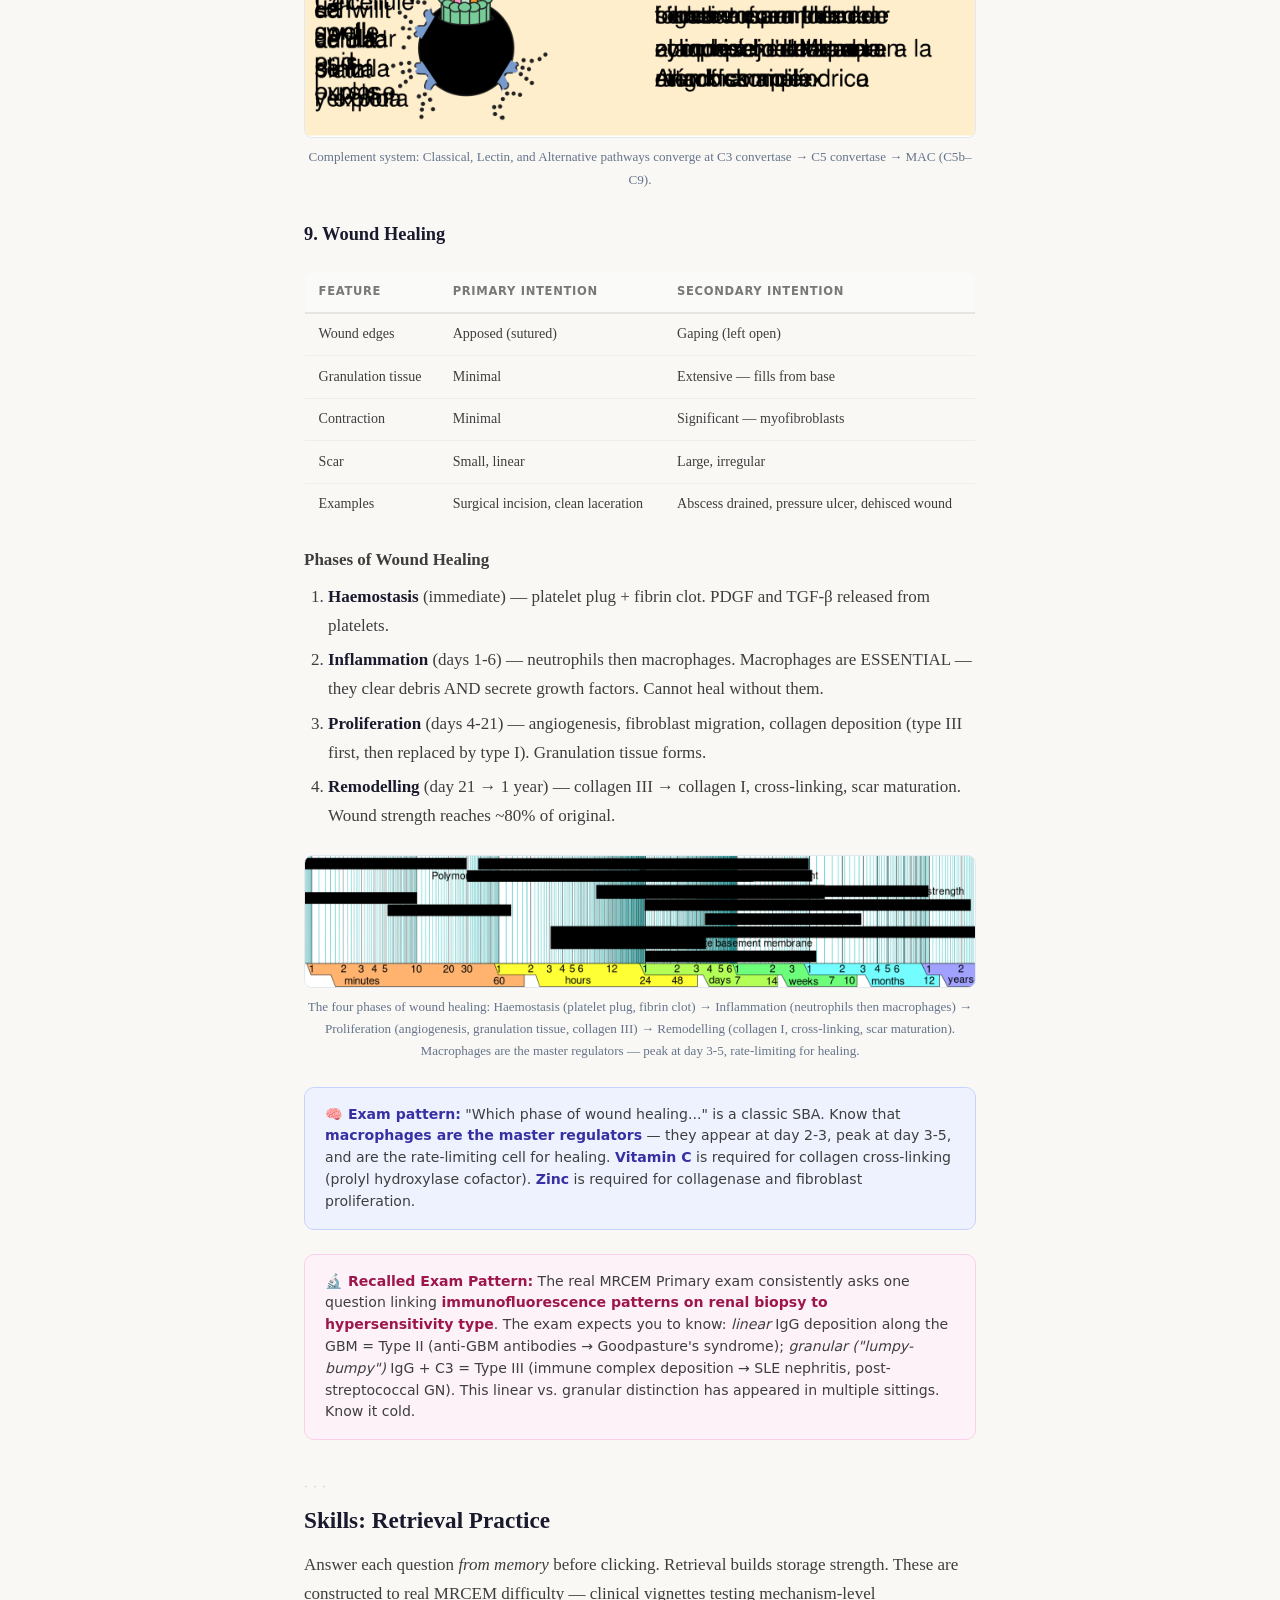
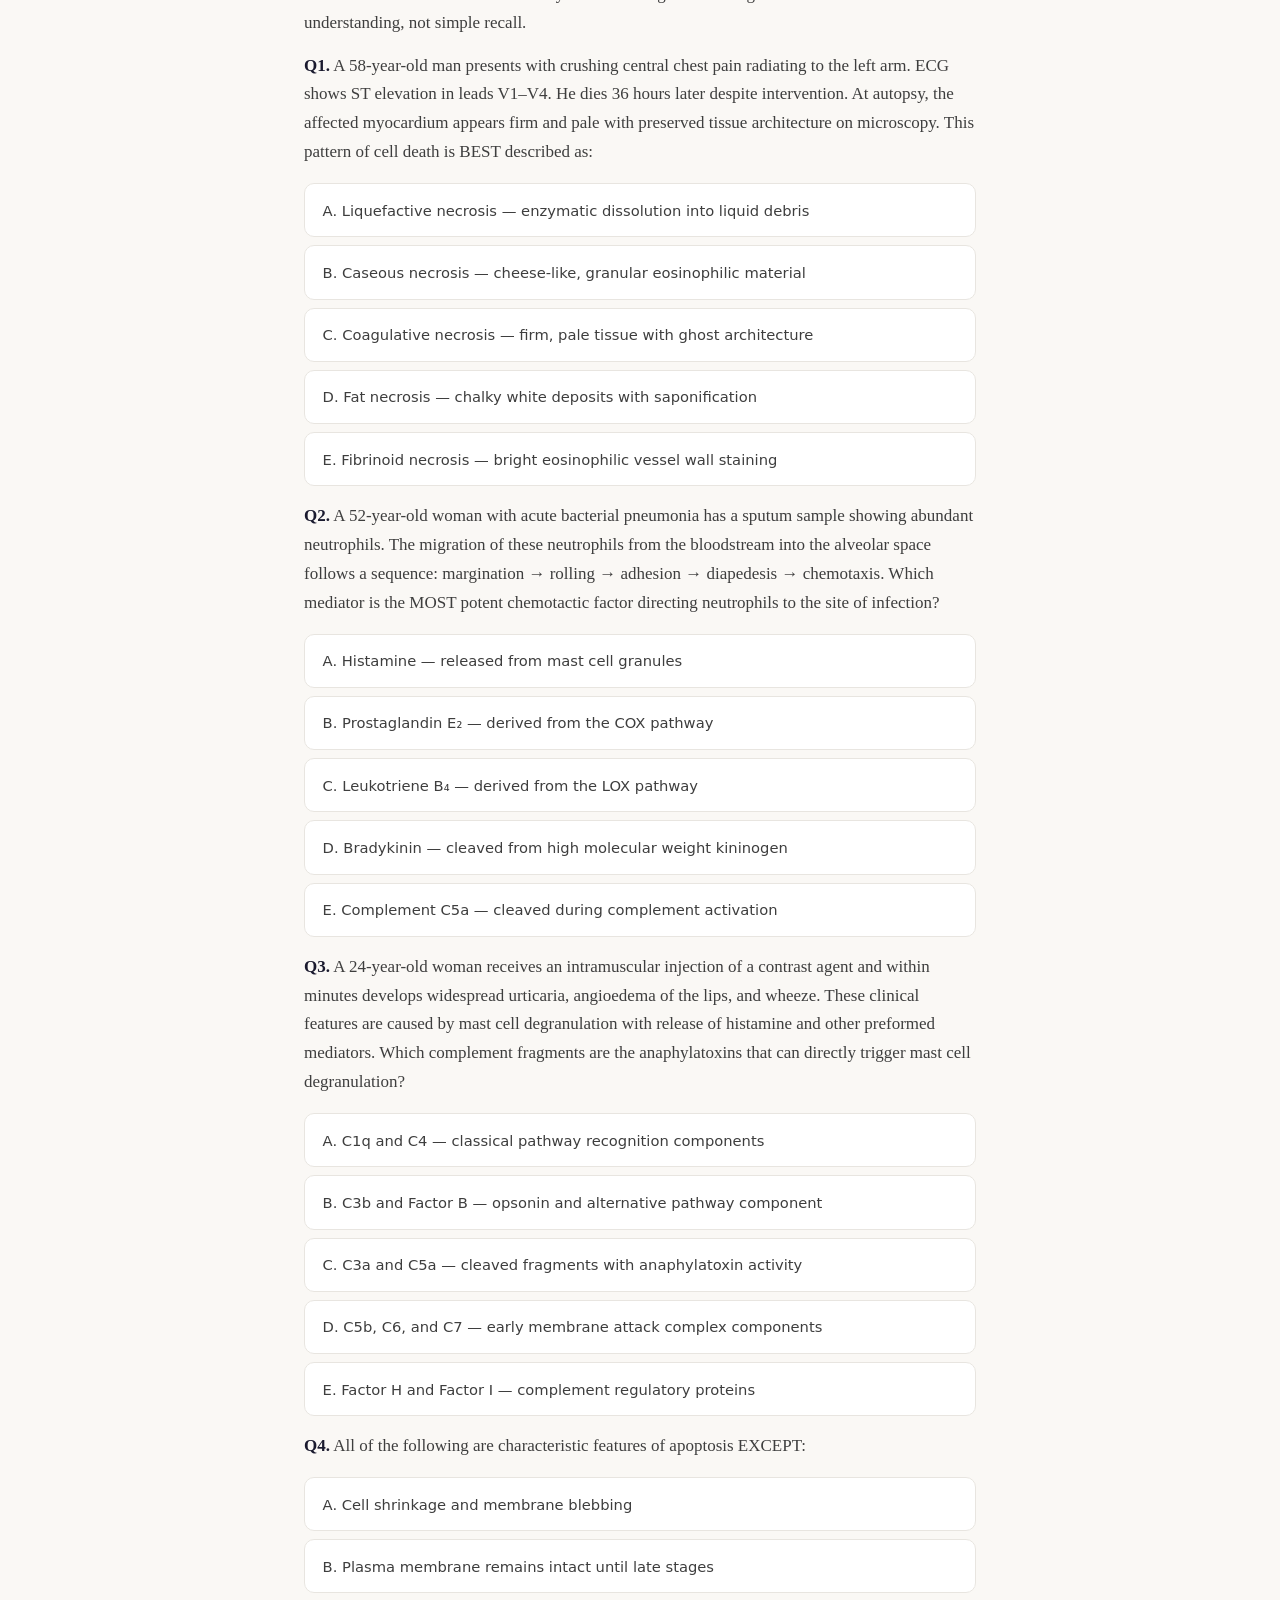
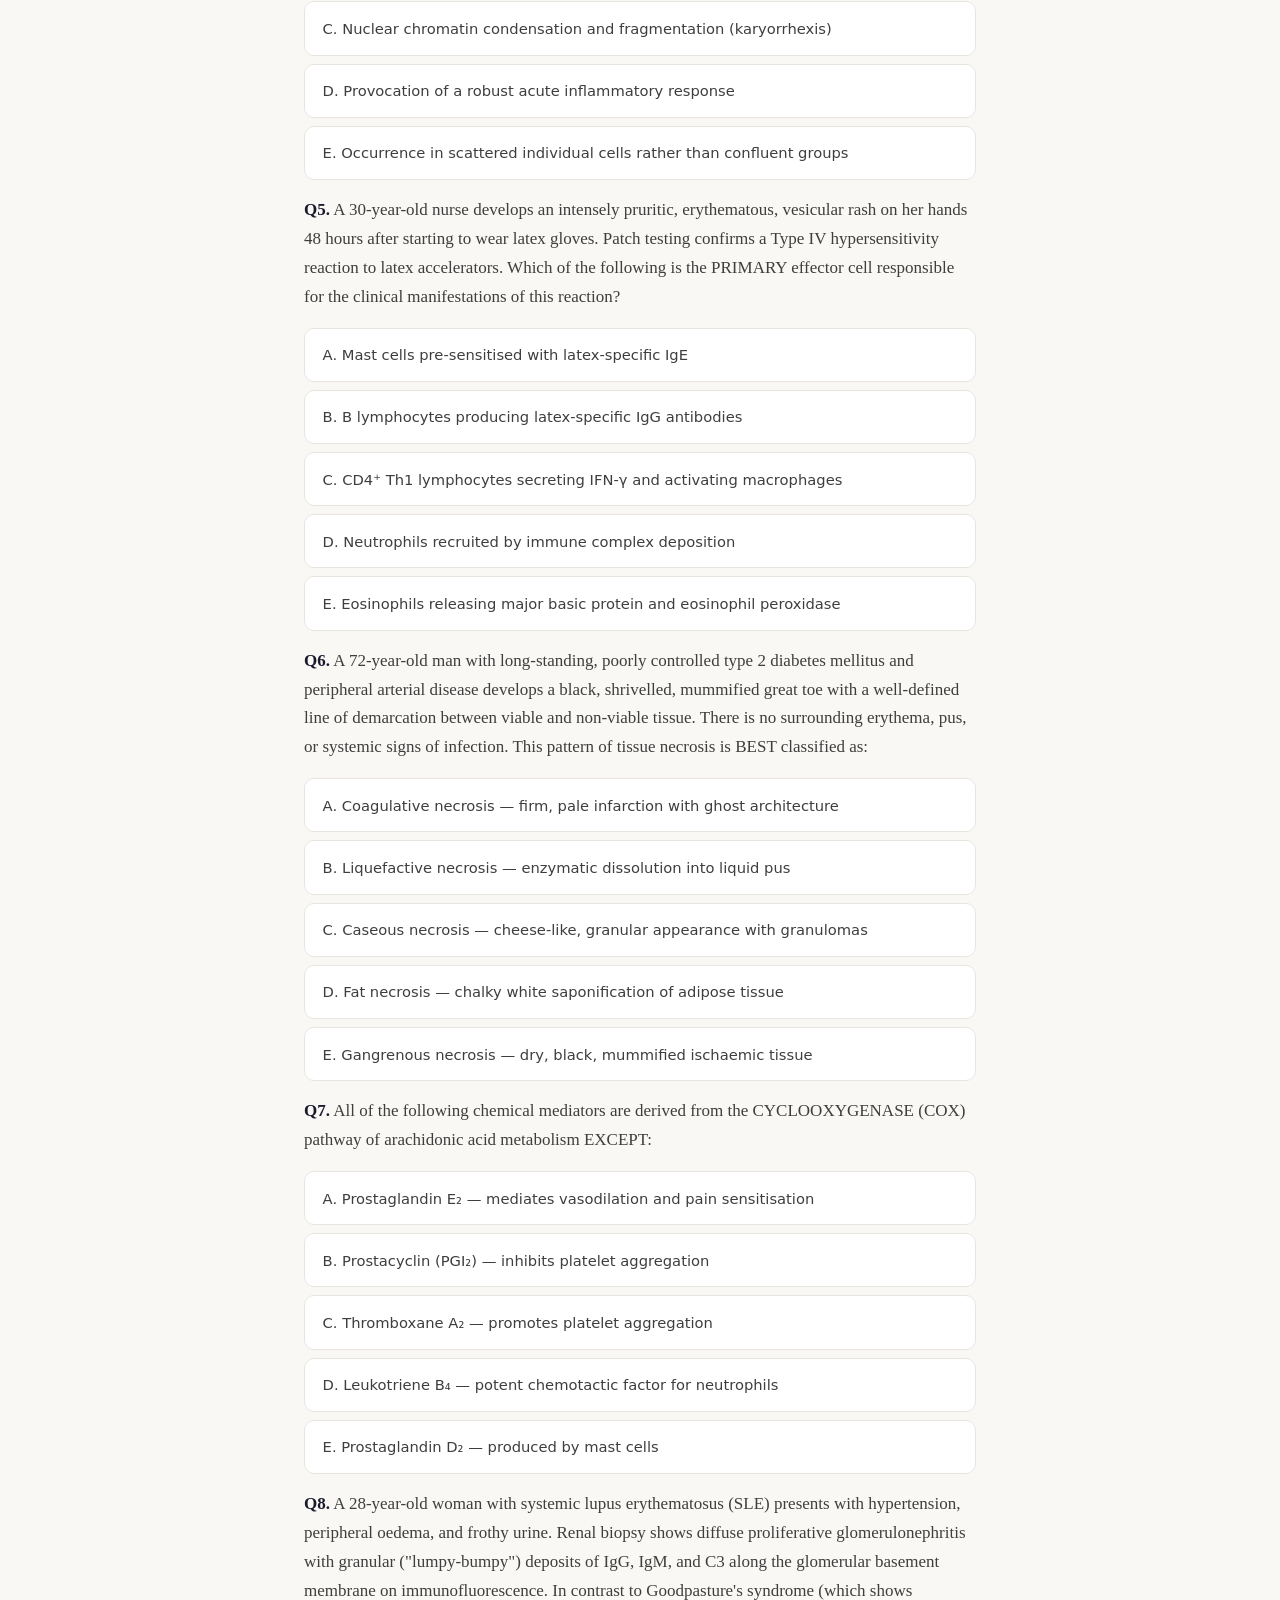
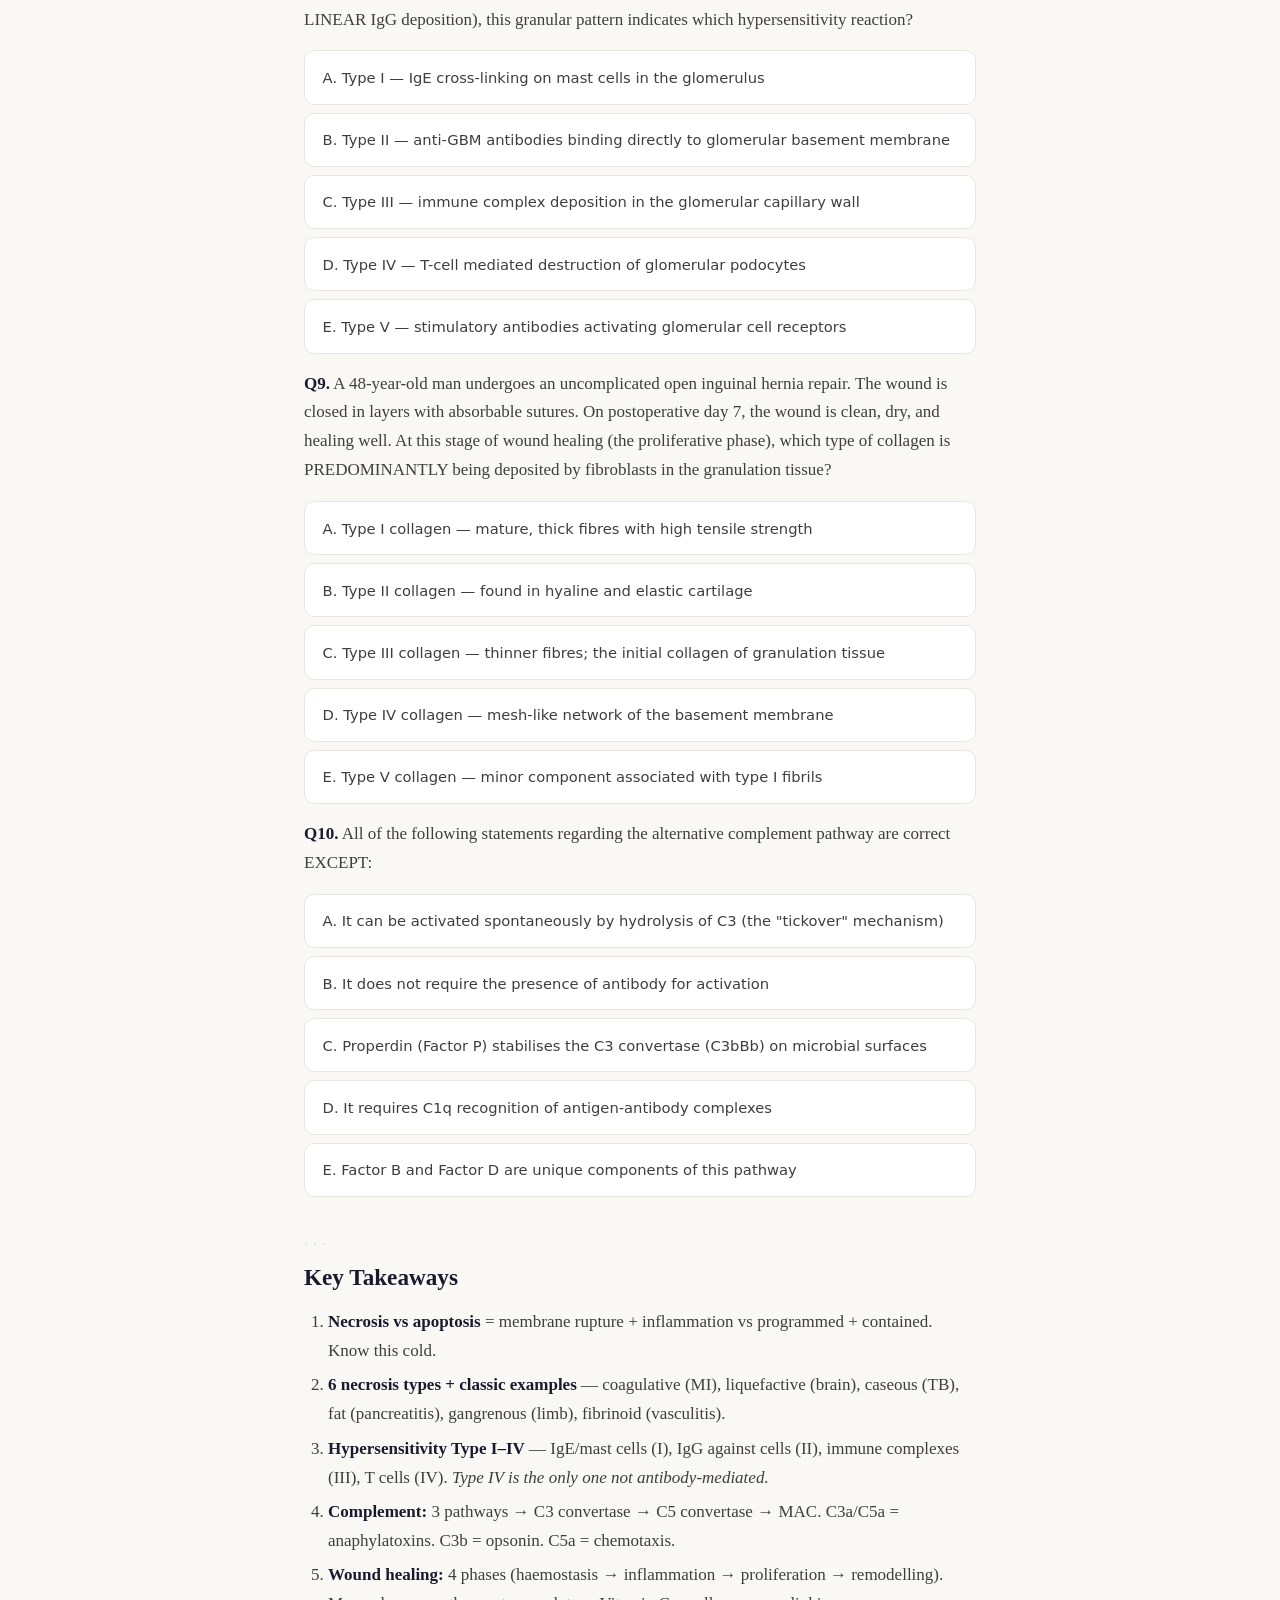
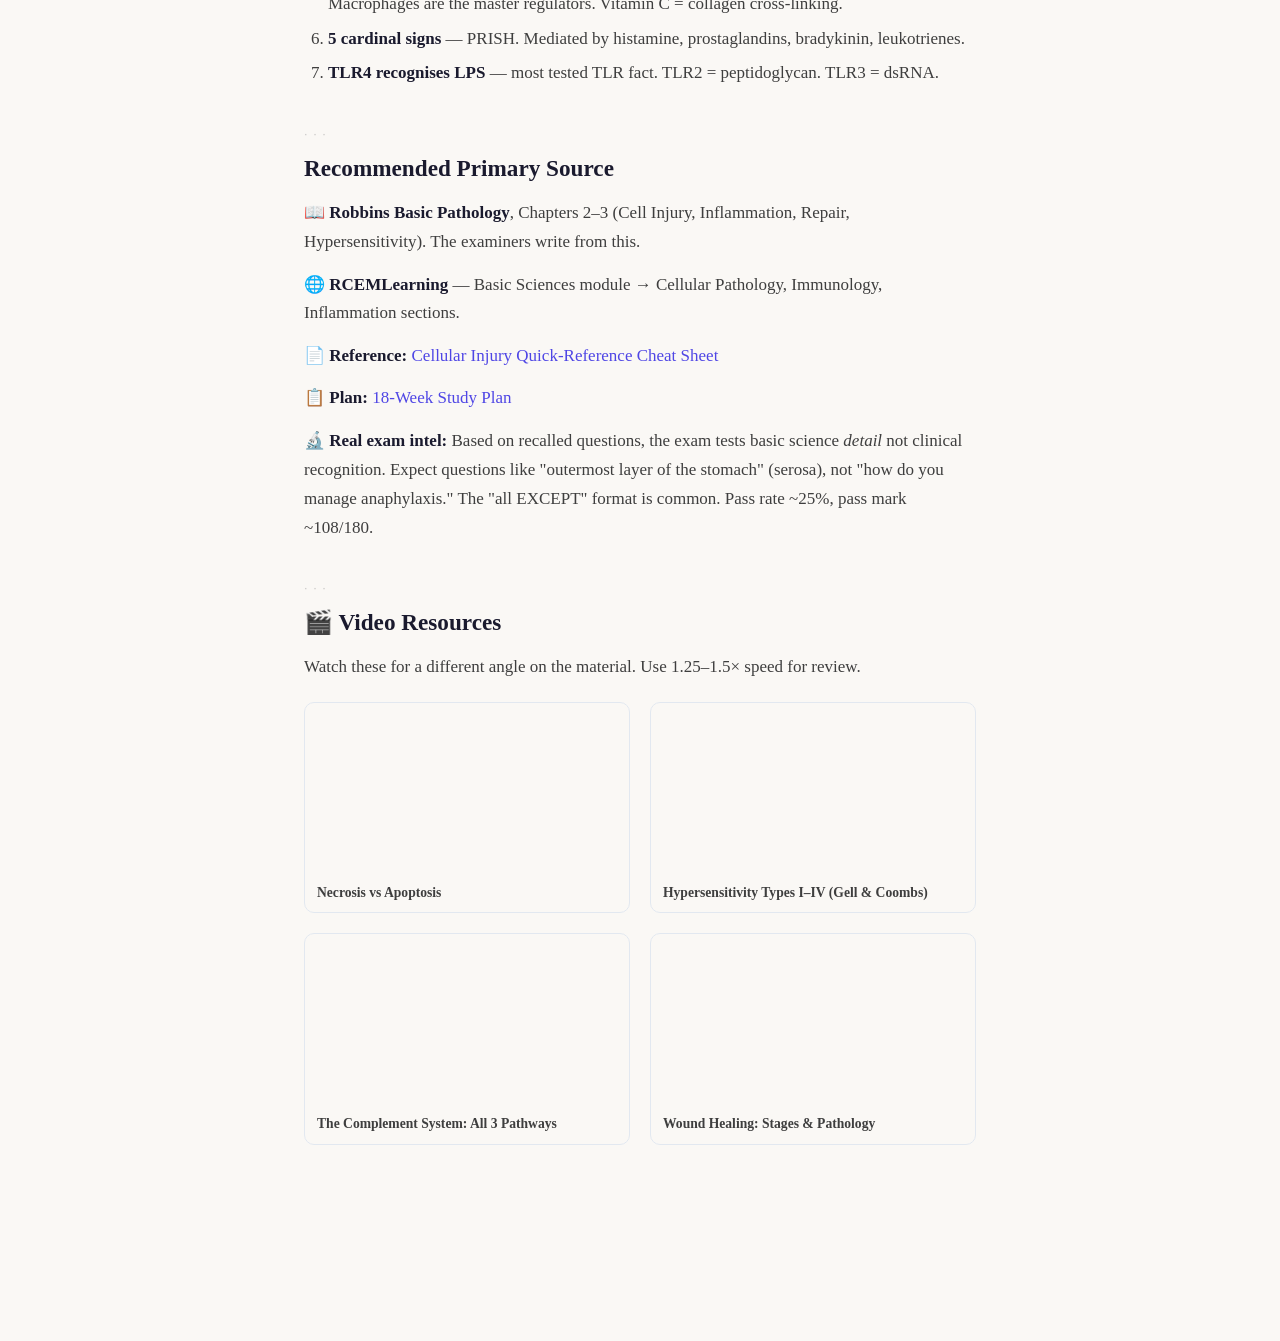
<file: lessons/0001-cellular-injury-inflammation.html>
<!DOCTYPE html>
<html lang="en">
<head>
<meta charset="UTF-8">
<meta name="viewport" content="width=device-width, initial-scale=1.0">
<title>MRCEM Primary — Lesson 1: Cellular Injury, Inflammation &amp; Immune Response</title>
<link rel="stylesheet" href="../assets/style.css">
<style>
  /* All component styles now in ../assets/style.css */
</style>
</head>
<body>
<div class="reading-progress" id="readingProgress"></div>
<div class="lesson-container">

<header>
  <p class="lesson-number">Lesson 0001</p>
  <h1>Cellular Injury, Inflammation &amp; Immune Response</h1>
  <p class="lesson-meta">MRCEM Primary · Phase 1 Foundations · Week 1</p>
</header>

<div class="blueprint-context">
  <strong>🗺️ MRCEM Blueprint Context:</strong> This lesson covers <strong>~5 of 9 Pathology questions</strong> (~55% of Pathology, ~2.8% of total exam). Pathology is the smallest category at 5% of the exam (9/180 Qs). The 5 subcategories covered here: inflammatory responses, immune responses, infection, wound healing, haematology. <strong>Do not over-invest time here</strong> — these concepts underpin respiratory pathology, sepsis, and trauma but are NOT the exam's heavy hitters. Anatomy (33%) and Physiology (33%) are.
</div>

<section>
<h2>Why This Matters</h2>
<p>Every disease you see in the Emergency Department — from anaphylaxis to myocardial infarction, sepsis to trauma — begins at the cellular level. This lesson covers the <em>entire</em> Pathology domain for MRCEM Primary (~5 of the 9 Pathology questions, ~2.8% of the total exam). The concepts here underpin respiratory pathology, sepsis understanding, and autoimmune disease recognition across the syllabus.</p>
</section>

<section>
<h2>Knowledge: The Core Framework</h2>

<h3>1. Cellular Responses to Injury</h3>
<p>Cells have four fundamental responses to stress or injury:</p>

<table>
  <tr><th>Response</th><th>What Happens</th><th>Reversible?</th><th>Key Feature</th></tr>
  <tr><td><strong>Adaptation</strong></td><td>Cell changes size/number/type to survive</td><td>Yes</td><td>Hypertrophy, hyperplasia, atrophy, metaplasia</td></tr>
  <tr><td><strong>Reversible injury</strong></td><td>Cellular swelling, fatty change</td><td>Yes</td><td>ATP depletion → Na+/K+ pump failure → swelling</td></tr>
  <tr><td><strong>Irreversible injury</strong></td><td>Point of no return</td><td>No</td><td>Mitochondrial membrane damage, Ca²⁺ influx</td></tr>
  <tr><td><strong>Cell death</strong></td><td>Necrosis or apoptosis</td><td>No</td><td>Necrosis = messy; Apoptosis = clean/programmed</td></tr>
</table>

<div class="flashcard" onclick="this.classList.toggle('flipped')">
  <div class="front">🔥 Quick recall: Name the 4 types of cellular adaptation</div>
  <div class="back">
    <strong>Hypertrophy</strong> — increase in cell SIZE<br>
    <strong>Hyperplasia</strong> — increase in cell NUMBER<br>
    <strong>Atrophy</strong> — decrease in cell size<br>
    <strong>Metaplasia</strong> — change from one mature cell type to another
  </div>
</div>

<h3>2. Necrosis vs Apoptosis</h3>
<p>This is one of the <strong>highest-yield distinctions</strong> in MRCEM Primary.</p>

<table>
  <tr><th>Feature</th><th>Necrosis</th><th>Apoptosis</th></tr>
  <tr><td>Mechanism</td><td>Pathological — energy failure</td><td>Programmed — ATP-dependent</td></tr>
  <tr><td>Cell size</td><td>Swelling (oncosis)</td><td>Shrinking (pyknosis)</td></tr>
  <tr><td>Membrane</td><td>Ruptures early → leaks contents</td><td>Intact until late</td></tr>
  <tr><td>Inflammation</td><td><strong>Yes</strong> — contents trigger it</td><td><strong>No</strong> — contents contained</td></tr>
  <tr><td>Nucleus</td><td>Karyolysis (fading)</td><td>Karyorrhexis (fragmentation)</td></tr>
  <tr><td>Pattern</td><td>Groups of cells</td><td>Single cells</td></tr>
  <tr><td>Examples</td><td>MI, stroke, burn</td><td>Embryogenesis, viral hepatitis (Councilman bodies)</td></tr>
</table>

<div class="exam-tip">
  <strong>🧠 Exam pattern:</strong> MRCEM loves asking "Which type of cell death is characterised by..." and giving you a description. Memorise the <em>membrane integrity</em> and <em>inflammation</em> rows — those are the most reliable differentiators.
</div>

<h3>3. Types of Necrosis</h3>
<table>
  <tr><th>Type</th><th>Appearance</th><th>Classic Example</th></tr>
  <tr><td><strong>Coagulative</strong></td><td>Firm, pale, architecture preserved</td><td>Myocardial infarction</td></tr>
  <tr><td><strong>Liquefactive</strong></td><td>Liquid, pus-filled</td><td>Brain infarct, abscess</td></tr>
  <tr><td><strong>Caseous</strong></td><td>Cheese-like, granular</td><td>Tuberculosis</td></tr>
  <tr><td><strong>Fat necrosis</strong></td><td>Chalky white (saponification)</td><td>Acute pancreatitis</td></tr>
  <tr><td><strong>Gangrenous</strong></td><td>Black, dry or wet</td><td>Limb ischaemia</td></tr>
  <tr><td><strong>Fibrinoid</strong></td><td>Bright eosinophilic vessel walls</td><td>Malignant hypertension, vasculitis</td></tr>
</table>

<figure style="margin: 1.5rem 0; text-align: center;">
  <img src="../assets/images/necrosis-vs-apoptosis.png" alt="Necrosis vs Apoptosis comparison diagram" style="max-width: 100%; border-radius: 8px; border: 1px solid #e2e8f0;" loading="lazy">
  <figcaption style="font-size: 0.82rem; color: #64748b; margin-top: 0.5rem;">Structural changes in necrosis (left: cell swelling, membrane rupture, organelle damage) vs apoptosis (right: cell shrinkage, membrane blebbing, nuclear fragmentation, apoptotic body formation). NIH public domain micrograph.</figcaption>
</figure>

<h3>4. Acute Inflammation — The 5 Cardinal Signs</h3>
<p class="mnemonic"><strong>PRISH:</strong> Pain, Redness, Immobility, Swelling, Heat</p>
<p>The vascular changes that produce these:</p>
<ol>
  <li><strong>Transient vasoconstriction</strong> (seconds)</li>
  <li><strong>Vasodilation</strong> → redness + heat (histamine, NO, prostaglandins)</li>
  <li><strong>Increased permeability</strong> → swelling (histamine, bradykinin, leukotrienes)</li>
  <li><strong>Leukocyte migration</strong> → pain + immobility (margination → rolling → adhesion → diapedesis → chemotaxis)</li>
</ol>

<div class="key-point">
  <strong>⚡ Key mediators for the exam:</strong><br>
  <strong>Histamine</strong> — from mast cells. Vasodilation + permeability. <em>The</em> acute-phase mediator.<br>
  <strong>Prostaglandins (PGE₂, PGI₂)</strong> — COX pathway. Vasodilation + pain sensitisation.<br>
  <strong>Leukotrienes (LTB₄, LTC₄/D₄/E₄)</strong> — LOX pathway. Chemotaxis + permeability.<br>
  <strong>Bradykinin</strong> — pain + permeability.<br>
  <strong>Complement (C3a, C5a)</strong> — anaphylatoxins → mast cell degranulation + chemotaxis.
</div>

<h3>5. Chronic Inflammation</h3>
<p>When acute inflammation doesn't resolve. Characterised by:</p>
<ul>
  <li><strong>Mononuclear cells</strong> (macrophages, lymphocytes, plasma cells) — not neutrophils</li>
  <li><strong>Tissue destruction</strong></li>
  <li><strong>Repair</strong> (angiogenesis + fibrosis)</li>
</ul>
<p>Classic example: <strong>Granulomatous inflammation</strong> — epithelioid macrophages + giant cells (TB, sarcoidosis, Crohn's, fungal infections).</p>

<h3>6. Immune Response Overview</h3>
<table>
  <tr><th>Feature</th><th>Innate</th><th>Adaptive</th></tr>
  <tr><td>Speed</td><td>Immediate (minutes-hours)</td><td>Delayed (days)</td></tr>
  <tr><td>Specificity</td><td>Pattern recognition (PAMPs/DAMPs)</td><td>Highly specific (antigens)</td></tr>
  <tr><td>Memory</td><td>No</td><td>Yes</td></tr>
  <tr><td>Cells</td><td>Neutrophils, macrophages, NK cells, DCs</td><td>T cells, B cells</td></tr>
  <tr><td>Key receptors</td><td>TLRs, NLRs, RLRs</td><td>TCR, BCR</td></tr>
</table>

<h3>7. Hypersensitivity Reactions (Gell &amp; Coombs)</h3>
<p>This is <strong>extremely high-yield</strong>. MRCEM Primary loves testing which type of hypersensitivity underlies a given disease. Every type maps to a mechanism and a set of classic diseases.</p>

<table>
  <tr><th>Type</th><th>Mechanism</th><th>Mediators</th><th>Classic Examples</th><th>Onset</th></tr>
  <tr>
    <td><strong>Type I</strong><br>Immediate / Anaphylactic</td>
    <td>IgE cross-linking on mast cells → degranulation</td>
    <td>Histamine, leukotrienes, PAF, tryptase</td>
    <td>Anaphylaxis, allergic asthma, hay fever, urticaria, food allergy</td>
    <td>Minutes</td>
  </tr>
  <tr>
    <td><strong>Type II</strong><br>Antibody-mediated / Cytotoxic</td>
    <td>IgG/IgM bind to cell-surface antigens → complement activation + phagocytosis</td>
    <td>Complement, NK cells (ADCC)</td>
    <td>Autoimmune haemolytic anaemia, ITP, Goodpasture's, myasthenia gravis, Graves' (stimulatory), pemphigus vulgaris</td>
    <td>Hours-days</td>
  </tr>
  <tr>
    <td><strong>Type III</strong><br>Immune complex</td>
    <td>Antigen-antibody complexes deposit in tissues → complement activation → inflammation</td>
    <td>Complement, neutrophils, lysosomal enzymes</td>
    <td>SLE, post-streptococcal GN, serum sickness, HSP, hypersensitivity pneumonitis (farmers lung)</td>
    <td>Hours-weeks</td>
  </tr>
  <tr>
    <td><strong>Type IV</strong><br>Delayed / Cell-mediated</td>
    <td>T cells (CD4+ Th1 / CD8+ CTL) activated by antigen → cytokine release + cytotoxicity</td>
    <td>IFN-γ, TNF-α, IL-2, macrophages</td>
    <td>TB (Mantoux test), contact dermatitis (nickel, poison ivy), coeliac disease, graft rejection, Type 1 DM</td>
    <td>48-72 hrs</td>
  </tr>
</table>

<div class="exam-tip">
  <strong>🧠 Exam pattern:</strong> The exam loves asking "Which hypersensitivity type?" for a given disease. Memorise the <em>mechanism</em> not just the name. Tip: <strong>Type II = antibodies attacking cells (ACID:</strong> Autoimmune haemolytic anaemia, Cytotoxic, ITP, Drugs like penicillin-induced haemolysis). <strong>Type III = complexes depositing in kidneys/joints/skin.</strong> Type IV is the only one NOT antibody-mediated — it's T cells.
</div>

<div class="flashcard" onclick="this.classList.toggle('flipped')">
  <div class="front">🔥 Anaphylaxis, autoimmune haemolytic anaemia, serum sickness, and contact dermatitis — which hypersensitivity type is each?</div>
  <div class="back">
    <strong>Anaphylaxis = Type I</strong> (IgE, mast cells)<br>
    <strong>AIHA = Type II</strong> (IgG against RBCs)<br>
    <strong>Serum sickness = Type III</strong> (immune complexes)<br>
    <strong>Contact dermatitis = Type IV</strong> (T-cell mediated, delayed)
  </div>
</div>

<h3>8. The Complement System</h3>
<p>Three activation pathways, one terminal pathway. All converge on C3 convertase → C5 convertase → MAC (membrane attack complex).</p>

<table>
  <tr><th>Pathway</th><th>Activator</th><th>Key Components</th><th>Unique Feature</th></tr>
  <tr>
    <td><strong>Classical</strong></td>
    <td>Antigen-antibody complexes (IgG, IgM)</td>
    <td>C1q, C1r, C1s → C4 → C2</td>
    <td>Requires antibody; C1q is the recognition unit</td>
  </tr>
  <tr>
    <td><strong>Alternative</strong></td>
    <td>Spontaneous C3 hydrolysis; microbial surfaces (LPS)</td>
    <td>C3b, Factor B, Factor D, Properdin</td>
    <td>No antibody needed; "tickover" activation; Properdin stabilises</td>
  </tr>
  <tr>
    <td><strong>Lectin</strong></td>
    <td>Mannose-binding lectin (MBL) binding to microbial carbohydrates</td>
    <td>MBL, MASP-1, MASP-2 → C4 → C2</td>
    <td>MBL structurally similar to C1q; no antibody needed</td>
  </tr>
</table>

<div class="key-point">
  <strong>⚡ The anaphylatoxins — C3a, C4a, C5a:</strong> These are cleaved off during complement activation and trigger mast cell degranulation (hence the name). <strong>C5a is also the most potent chemotactic factor</strong> for neutrophils. <strong>C3b is the key opsonin.</strong> MAC = C5b-C6-C7-C8-C9 (polymerised) — creates pores in membranes → lysis.
</div>

<figure style="margin: 1.5rem 0; text-align: center;">
  <img src="../assets/images/complement-cascade.png" alt="Complement cascade diagram" style="max-width: 100%; border-radius: 8px; border: 1px solid #e2e8f0;" loading="lazy">
  <figcaption style="font-size: 0.82rem; color: #64748b; margin-top: 0.5rem;">Complement system: Classical, Lectin, and Alternative pathways converge at C3 convertase → C5 convertase → MAC (C5b–C9).</figcaption>
</figure>

<h3>9. Wound Healing</h3>

<table>
  <tr><th>Feature</th><th>Primary Intention</th><th>Secondary Intention</th></tr>
  <tr><td>Wound edges</td><td>Apposed (sutured)</td><td>Gaping (left open)</td></tr>
  <tr><td>Granulation tissue</td><td>Minimal</td><td>Extensive — fills from base</td></tr>
  <tr><td>Contraction</td><td>Minimal</td><td>Significant — myofibroblasts</td></tr>
  <tr><td>Scar</td><td>Small, linear</td><td>Large, irregular</td></tr>
  <tr><td>Examples</td><td>Surgical incision, clean laceration</td><td>Abscess drained, pressure ulcer, dehisced wound</td></tr>
</table>

<h4>Phases of Wound Healing</h4>
<ol>
  <li><strong>Haemostasis</strong> (immediate) — platelet plug + fibrin clot. PDGF and TGF-β released from platelets.</li>
  <li><strong>Inflammation</strong> (days 1-6) — neutrophils then macrophages. Macrophages are ESSENTIAL — they clear debris AND secrete growth factors. Cannot heal without them.</li>
  <li><strong>Proliferation</strong> (days 4-21) — angiogenesis, fibroblast migration, collagen deposition (type III first, then replaced by type I). Granulation tissue forms.</li>
  <li><strong>Remodelling</strong> (day 21 → 1 year) — collagen III → collagen I, cross-linking, scar maturation. Wound strength reaches ~80% of original.</li>
</ol>

<figure style="margin: 1.5rem 0; text-align: center;">
  <img src="../assets/images/wound-healing.png" alt="Wound healing phases diagram" style="max-width: 100%; border-radius: 8px; border: 1px solid #e2e8f0;" loading="lazy">
  <figcaption style="font-size: 0.82rem; color: #64748b; margin-top: 0.5rem;">The four phases of wound healing: Haemostasis (platelet plug, fibrin clot) → Inflammation (neutrophils then macrophages) → Proliferation (angiogenesis, granulation tissue, collagen III) → Remodelling (collagen I, cross-linking, scar maturation). Macrophages are the master regulators — peak at day 3-5, rate-limiting for healing.</figcaption>
</figure>

<div class="exam-tip">
  <strong>🧠 Exam pattern:</strong> "Which phase of wound healing..." is a classic SBA. Know that <strong>macrophages are the master regulators</strong> — they appear at day 2-3, peak at day 3-5, and are the rate-limiting cell for healing. <strong>Vitamin C</strong> is required for collagen cross-linking (prolyl hydroxylase cofactor). <strong>Zinc</strong> is required for collagenase and fibroblast proliferation.
</div>
</section>

<div class="exam-pattern">
  <strong>🔬 Recalled Exam Pattern:</strong> The real MRCEM Primary exam consistently asks one question linking <strong>immunofluorescence patterns on renal biopsy to hypersensitivity type</strong>. The exam expects you to know: <em>linear</em> IgG deposition along the GBM = Type II (anti-GBM antibodies → Goodpasture's syndrome); <em>granular ("lumpy-bumpy")</em> IgG + C3 = Type III (immune complex deposition → SLE nephritis, post-streptococcal GN). This linear vs. granular distinction has appeared in multiple sittings. Know it cold.
</div>

<section>
<h2>Skills: Retrieval Practice</h2>
<p>Answer each question <em>from memory</em> before clicking. Retrieval builds storage strength. These are constructed to real MRCEM difficulty — clinical vignettes testing mechanism-level understanding, not simple recall.</p>

<div class="quiz" id="q1">
  <p><strong>Q1.</strong> A 58-year-old man presents with crushing central chest pain radiating to the left arm. ECG shows ST elevation in leads V1–V4. He dies 36 hours later despite intervention. At autopsy, the affected myocardium appears firm and pale with preserved tissue architecture on microscopy. This pattern of cell death is BEST described as:</p>
  <div class="quiz-options">
    <div class="quiz-option" onclick="checkAnswer('q1', this, 2)">A. Liquefactive necrosis — enzymatic dissolution into liquid debris</div>
    <div class="quiz-option" onclick="checkAnswer('q1', this, 2)">B. Caseous necrosis — cheese-like, granular eosinophilic material</div>
    <div class="quiz-option" onclick="checkAnswer('q1', this, 2)">C. Coagulative necrosis — firm, pale tissue with ghost architecture</div>
    <div class="quiz-option" onclick="checkAnswer('q1', this, 2)">D. Fat necrosis — chalky white deposits with saponification</div>
    <div class="quiz-option" onclick="checkAnswer('q1', this, 2)">E. Fibrinoid necrosis — bright eosinophilic vessel wall staining</div>
  </div>
  <div class="answer-feedback" id="q1-feedback"></div>
</div>

<div class="quiz" id="q2">
  <p><strong>Q2.</strong> A 52-year-old woman with acute bacterial pneumonia has a sputum sample showing abundant neutrophils. The migration of these neutrophils from the bloodstream into the alveolar space follows a sequence: margination → rolling → adhesion → diapedesis → chemotaxis. Which mediator is the MOST potent chemotactic factor directing neutrophils to the site of infection?</p>
  <div class="quiz-options">
    <div class="quiz-option" onclick="checkAnswer('q2', this, 4)">A. Histamine — released from mast cell granules</div>
    <div class="quiz-option" onclick="checkAnswer('q2', this, 4)">B. Prostaglandin E₂ — derived from the COX pathway</div>
    <div class="quiz-option" onclick="checkAnswer('q2', this, 4)">C. Leukotriene B₄ — derived from the LOX pathway</div>
    <div class="quiz-option" onclick="checkAnswer('q2', this, 4)">D. Bradykinin — cleaved from high molecular weight kininogen</div>
    <div class="quiz-option" onclick="checkAnswer('q2', this, 4)">E. Complement C5a — cleaved during complement activation</div>
  </div>
  <div class="answer-feedback" id="q2-feedback"></div>
</div>

<div class="quiz" id="q3">
  <p><strong>Q3.</strong> A 24-year-old woman receives an intramuscular injection of a contrast agent and within minutes develops widespread urticaria, angioedema of the lips, and wheeze. These clinical features are caused by mast cell degranulation with release of histamine and other preformed mediators. Which complement fragments are the anaphylatoxins that can directly trigger mast cell degranulation?</p>
  <div class="quiz-options">
    <div class="quiz-option" onclick="checkAnswer('q3', this, 2)">A. C1q and C4 — classical pathway recognition components</div>
    <div class="quiz-option" onclick="checkAnswer('q3', this, 2)">B. C3b and Factor B — opsonin and alternative pathway component</div>
    <div class="quiz-option" onclick="checkAnswer('q3', this, 2)">C. C3a and C5a — cleaved fragments with anaphylatoxin activity</div>
    <div class="quiz-option" onclick="checkAnswer('q3', this, 2)">D. C5b, C6, and C7 — early membrane attack complex components</div>
    <div class="quiz-option" onclick="checkAnswer('q3', this, 2)">E. Factor H and Factor I — complement regulatory proteins</div>
  </div>
  <div class="answer-feedback" id="q3-feedback"></div>
</div>

<div class="quiz" id="q4">
  <p><strong>Q4.</strong> All of the following are characteristic features of apoptosis EXCEPT:</p>
  <div class="quiz-options">
    <div class="quiz-option" onclick="checkAnswer('q4', this, 3)">A. Cell shrinkage and membrane blebbing</div>
    <div class="quiz-option" onclick="checkAnswer('q4', this, 3)">B. Plasma membrane remains intact until late stages</div>
    <div class="quiz-option" onclick="checkAnswer('q4', this, 3)">C. Nuclear chromatin condensation and fragmentation (karyorrhexis)</div>
    <div class="quiz-option" onclick="checkAnswer('q4', this, 3)">D. Provocation of a robust acute inflammatory response</div>
    <div class="quiz-option" onclick="checkAnswer('q4', this, 3)">E. Occurrence in scattered individual cells rather than confluent groups</div>
  </div>
  <div class="answer-feedback" id="q4-feedback"></div>
</div>

<div class="quiz" id="q5">
  <p><strong>Q5.</strong> A 30-year-old nurse develops an intensely pruritic, erythematous, vesicular rash on her hands 48 hours after starting to wear latex gloves. Patch testing confirms a Type IV hypersensitivity reaction to latex accelerators. Which of the following is the PRIMARY effector cell responsible for the clinical manifestations of this reaction?</p>
  <div class="quiz-options">
    <div class="quiz-option" onclick="checkAnswer('q5', this, 2)">A. Mast cells pre-sensitised with latex-specific IgE</div>
    <div class="quiz-option" onclick="checkAnswer('q5', this, 2)">B. B lymphocytes producing latex-specific IgG antibodies</div>
    <div class="quiz-option" onclick="checkAnswer('q5', this, 2)">C. CD4⁺ Th1 lymphocytes secreting IFN-γ and activating macrophages</div>
    <div class="quiz-option" onclick="checkAnswer('q5', this, 2)">D. Neutrophils recruited by immune complex deposition</div>
    <div class="quiz-option" onclick="checkAnswer('q5', this, 2)">E. Eosinophils releasing major basic protein and eosinophil peroxidase</div>
  </div>
  <div class="answer-feedback" id="q5-feedback"></div>
</div>

<div class="quiz" id="q6">
  <p><strong>Q6.</strong> A 72-year-old man with long-standing, poorly controlled type 2 diabetes mellitus and peripheral arterial disease develops a black, shrivelled, mummified great toe with a well-defined line of demarcation between viable and non-viable tissue. There is no surrounding erythema, pus, or systemic signs of infection. This pattern of tissue necrosis is BEST classified as:</p>
  <div class="quiz-options">
    <div class="quiz-option" onclick="checkAnswer('q6', this, 4)">A. Coagulative necrosis — firm, pale infarction with ghost architecture</div>
    <div class="quiz-option" onclick="checkAnswer('q6', this, 4)">B. Liquefactive necrosis — enzymatic dissolution into liquid pus</div>
    <div class="quiz-option" onclick="checkAnswer('q6', this, 4)">C. Caseous necrosis — cheese-like, granular appearance with granulomas</div>
    <div class="quiz-option" onclick="checkAnswer('q6', this, 4)">D. Fat necrosis — chalky white saponification of adipose tissue</div>
    <div class="quiz-option" onclick="checkAnswer('q6', this, 4)">E. Gangrenous necrosis — dry, black, mummified ischaemic tissue</div>
  </div>
  <div class="answer-feedback" id="q6-feedback"></div>
</div>

<div class="quiz" id="q7">
  <p><strong>Q7.</strong> All of the following chemical mediators are derived from the CYCLOOXYGENASE (COX) pathway of arachidonic acid metabolism EXCEPT:</p>
  <div class="quiz-options">
    <div class="quiz-option" onclick="checkAnswer('q7', this, 3)">A. Prostaglandin E₂ — mediates vasodilation and pain sensitisation</div>
    <div class="quiz-option" onclick="checkAnswer('q7', this, 3)">B. Prostacyclin (PGI₂) — inhibits platelet aggregation</div>
    <div class="quiz-option" onclick="checkAnswer('q7', this, 3)">C. Thromboxane A₂ — promotes platelet aggregation</div>
    <div class="quiz-option" onclick="checkAnswer('q7', this, 3)">D. Leukotriene B₄ — potent chemotactic factor for neutrophils</div>
    <div class="quiz-option" onclick="checkAnswer('q7', this, 3)">E. Prostaglandin D₂ — produced by mast cells</div>
  </div>
  <div class="answer-feedback" id="q7-feedback"></div>
</div>

<div class="quiz" id="q8">
  <p><strong>Q8.</strong> A 28-year-old woman with systemic lupus erythematosus (SLE) presents with hypertension, peripheral oedema, and frothy urine. Renal biopsy shows diffuse proliferative glomerulonephritis with granular ("lumpy-bumpy") deposits of IgG, IgM, and C3 along the glomerular basement membrane on immunofluorescence. In contrast to Goodpasture's syndrome (which shows LINEAR IgG deposition), this granular pattern indicates which hypersensitivity reaction?</p>
  <div class="quiz-options">
    <div class="quiz-option" onclick="checkAnswer('q8', this, 2)">A. Type I — IgE cross-linking on mast cells in the glomerulus</div>
    <div class="quiz-option" onclick="checkAnswer('q8', this, 2)">B. Type II — anti-GBM antibodies binding directly to glomerular basement membrane</div>
    <div class="quiz-option" onclick="checkAnswer('q8', this, 2)">C. Type III — immune complex deposition in the glomerular capillary wall</div>
    <div class="quiz-option" onclick="checkAnswer('q8', this, 2)">D. Type IV — T-cell mediated destruction of glomerular podocytes</div>
    <div class="quiz-option" onclick="checkAnswer('q8', this, 2)">E. Type V — stimulatory antibodies activating glomerular cell receptors</div>
  </div>
  <div class="answer-feedback" id="q8-feedback"></div>
</div>

<div class="quiz" id="q9">
  <p><strong>Q9.</strong> A 48-year-old man undergoes an uncomplicated open inguinal hernia repair. The wound is closed in layers with absorbable sutures. On postoperative day 7, the wound is clean, dry, and healing well. At this stage of wound healing (the proliferative phase), which type of collagen is PREDOMINANTLY being deposited by fibroblasts in the granulation tissue?</p>
  <div class="quiz-options">
    <div class="quiz-option" onclick="checkAnswer('q9', this, 2)">A. Type I collagen — mature, thick fibres with high tensile strength</div>
    <div class="quiz-option" onclick="checkAnswer('q9', this, 2)">B. Type II collagen — found in hyaline and elastic cartilage</div>
    <div class="quiz-option" onclick="checkAnswer('q9', this, 2)">C. Type III collagen — thinner fibres; the initial collagen of granulation tissue</div>
    <div class="quiz-option" onclick="checkAnswer('q9', this, 2)">D. Type IV collagen — mesh-like network of the basement membrane</div>
    <div class="quiz-option" onclick="checkAnswer('q9', this, 2)">E. Type V collagen — minor component associated with type I fibrils</div>
  </div>
  <div class="answer-feedback" id="q9-feedback"></div>
</div>

<div class="quiz" id="q10">
  <p><strong>Q10.</strong> All of the following statements regarding the alternative complement pathway are correct EXCEPT:</p>
  <div class="quiz-options">
    <div class="quiz-option" onclick="checkAnswer('q10', this, 3)">A. It can be activated spontaneously by hydrolysis of C3 (the "tickover" mechanism)</div>
    <div class="quiz-option" onclick="checkAnswer('q10', this, 3)">B. It does not require the presence of antibody for activation</div>
    <div class="quiz-option" onclick="checkAnswer('q10', this, 3)">C. Properdin (Factor P) stabilises the C3 convertase (C3bBb) on microbial surfaces</div>
    <div class="quiz-option" onclick="checkAnswer('q10', this, 3)">D. It requires C1q recognition of antigen-antibody complexes</div>
    <div class="quiz-option" onclick="checkAnswer('q10', this, 3)">E. Factor B and Factor D are unique components of this pathway</div>
  </div>
  <div class="answer-feedback" id="q10-feedback"></div>
</div>
</section>

<section>
<h2>Key Takeaways</h2>
<ol>
  <li><strong>Necrosis vs apoptosis</strong> = membrane rupture + inflammation vs programmed + contained. Know this cold.</li>
  <li><strong>6 necrosis types + classic examples</strong> — coagulative (MI), liquefactive (brain), caseous (TB), fat (pancreatitis), gangrenous (limb), fibrinoid (vasculitis).</li>
  <li><strong>Hypersensitivity Type I–IV</strong> — IgE/mast cells (I), IgG against cells (II), immune complexes (III), T cells (IV). <em>Type IV is the only one not antibody-mediated.</em></li>
  <li><strong>Complement:</strong> 3 pathways → C3 convertase → C5 convertase → MAC. C3a/C5a = anaphylatoxins. C3b = opsonin. C5a = chemotaxis.</li>
  <li><strong>Wound healing:</strong> 4 phases (haemostasis → inflammation → proliferation → remodelling). Macrophages are the master regulators. Vitamin C = collagen cross-linking.</li>
  <li><strong>5 cardinal signs</strong> — PRISH. Mediated by histamine, prostaglandins, bradykinin, leukotrienes.</li>
  <li><strong>TLR4 recognises LPS</strong> — most tested TLR fact. TLR2 = peptidoglycan. TLR3 = dsRNA.</li>
</ol>
</section>

<section class="resources">
<h2>Recommended Primary Source</h2>
<p>📖 <strong>Robbins Basic Pathology</strong>, Chapters 2–3 (Cell Injury, Inflammation, Repair, Hypersensitivity). The examiners write from this.</p>
<p>🌐 <strong>RCEMLearning</strong> — Basic Sciences module → Cellular Pathology, Immunology, Inflammation sections.</p>
<p>📄 <strong>Reference:</strong> <a href="../reference/cellular-injury-cheatsheet.html">Cellular Injury Quick-Reference Cheat Sheet</a></p>
<p>📋 <strong>Plan:</strong> <a href="../PLAN.md">18-Week Study Plan</a></p>
<p>🔬 <strong>Real exam intel:</strong> Based on recalled questions, the exam tests basic science <em>detail</em> not clinical recognition. Expect questions like "outermost layer of the stomach" (serosa), not "how do you manage anaphylaxis." The "all EXCEPT" format is common. Pass rate ~25%, pass mark ~108/180.</p>
</section>

<section>
<h2>🎬 Video Resources</h2>
<p>Watch these for a different angle on the material. Use 1.25–1.5× speed for review.</p>

<div style="display: grid; grid-template-columns: repeat(auto-fit, minmax(280px, 1fr)); gap: 1.25rem; margin: 1.25rem 0;">

<div style="border: 1px solid #e2e8f0; border-radius: 10px; overflow: hidden;">
  <iframe width="100%" height="170" src="https://www.youtube.com/embed/1vaEVcMfa1E" title="Necrosis vs Apoptosis" frameborder="0" allow="accelerometer; autoplay; clipboard-write; encrypted-media; gyroscope; picture-in-picture" allowfullscreen loading="lazy" style="display: block;"></iframe>
  <p style="padding: 0.5rem 0.75rem; margin: 0; font-size: 0.85rem; font-weight: 600;">Necrosis vs Apoptosis</p>
</div>

<div style="border: 1px solid #e2e8f0; border-radius: 10px; overflow: hidden;">
  <iframe width="100%" height="170" src="https://www.youtube.com/embed/cfHnIEelH48" title="Hypersensitivity Types I-IV" frameborder="0" allow="accelerometer; autoplay; clipboard-write; encrypted-media; gyroscope; picture-in-picture" allowfullscreen loading="lazy" style="display: block;"></iframe>
  <p style="padding: 0.5rem 0.75rem; margin: 0; font-size: 0.85rem; font-weight: 600;">Hypersensitivity Types I–IV (Gell &amp; Coombs)</p>
</div>

<div style="border: 1px solid #e2e8f0; border-radius: 10px; overflow: hidden;">
  <iframe width="100%" height="170" src="https://www.youtube.com/embed/Uc4nq4Lazo4" title="The Complement System" frameborder="0" allow="accelerometer; autoplay; clipboard-write; encrypted-media; gyroscope; picture-in-picture" allowfullscreen loading="lazy" style="display: block;"></iframe>
  <p style="padding: 0.5rem 0.75rem; margin: 0; font-size: 0.85rem; font-weight: 600;">The Complement System: All 3 Pathways</p>
</div>

<div style="border: 1px solid #e2e8f0; border-radius: 10px; overflow: hidden;">
  <iframe width="100%" height="170" src="https://www.youtube.com/embed/Q3cVCiraAgw" title="Wound Healing Phases" frameborder="0" allow="accelerometer; autoplay; clipboard-write; encrypted-media; gyroscope; picture-in-picture" allowfullscreen loading="lazy" style="display: block;"></iframe>
  <p style="padding: 0.5rem 0.75rem; margin: 0; font-size: 0.85rem; font-weight: 600;">Wound Healing: Stages &amp; Pathology</p>
</div>

</div>
</section>

</div><!-- /lesson-container -->

<div class="nav-spacer"></div>
<nav class="lesson-nav" id="lessonNav">
  <div class="lesson-nav-inner">
    <span class="nav-pill disabled"><span class="arrow arrow-left">←</span> First Lesson</span>
    <div class="nav-center">
      <span class="nav-progress">0001 / 035</span>
      <a href="../index.html" class="nav-home">Course Home</a>
    </div>
    <a href="0002-upper-limb-anatomy.html" class="nav-pill">Upper Limb <span class="arrow arrow-right">→</span></a>
  </div>
</nav>

<button class="back-to-top" id="backToTop" aria-label="Back to top" title="Back to top">↑</button>

<script>
function checkAnswer(qid, el, correctIdx) {
  const quiz = document.getElementById(qid);
  const options = quiz.querySelectorAll('.quiz-option');
  const feedback = document.getElementById(qid + '-feedback');
  const idx = Array.from(options).indexOf(el);

  // Reset all
  options.forEach(o => { o.classList.remove('correct', 'incorrect', 'reveal-correct'); o.style.pointerEvents = 'none'; });

  const letter = String.fromCharCode(65 + correctIdx);

  if (idx === correctIdx) {
    el.classList.add('correct');
    feedback.className = 'answer-feedback correct';
    feedback.innerHTML = getCorrectFeedback(qid);
  } else {
    el.classList.add('incorrect');
    options[correctIdx].classList.add('reveal-correct');
    feedback.className = 'answer-feedback incorrect';
    feedback.innerHTML = getIncorrectFeedback(qid, letter);
  }
}

function getCorrectFeedback(qid) {
  const fb = {
    q1: '✅ <strong>Correct! Coagulative necrosis.</strong> The classic pattern seen in myocardial infarction. Ischaemia causes protein denaturation (including lysosomal enzymes), which prevents enzymatic digestion and preserves tissue architecture as a "ghost outline." The firm, pale appearance with preserved architecture is characteristic of infarction in solid organs (heart, kidney, spleen).',
    q2: '✅ <strong>Correct! Complement C5a.</strong> C5a is the most potent chemotactic factor for neutrophils. It is cleaved from C5 during complement activation (by C5 convertase) and acts as both an anaphylatoxin and a powerful chemoattractant — establishing a concentration gradient for neutrophils to follow to the site of infection. The exam explicitly tests C5a as <em>the most potent</em> chemotactic factor.',
    q3: '✅ <strong>Correct! C3a and C5a</strong> (and C4a to a lesser extent) are the complement anaphylatoxins. These small fragments are cleaved from C3, C4, and C5 during complement activation and can directly bind to receptors on mast cells, triggering degranulation with release of histamine, tryptase, and other preformed mediators — producing urticaria, angioedema, bronchospasm, and even anaphylaxis.',
    q4: '✅ <strong>Correct! Inflammation is NOT a feature of apoptosis.</strong> This is the defining distinction from necrosis. In apoptosis, the cell membrane remains intact until late, and the cell fragments into membrane-bound apoptotic bodies that are rapidly phagocytosed by macrophages before their contents can leak. This "clean" programmed cell death avoids triggering the inflammatory response.',
    q5: '✅ <strong>Correct! CD4⁺ Th1 lymphocytes.</strong> Type IV hypersensitivity (delayed-type) is mediated by T cells — not antibodies. Upon re-exposure to the antigen, sensitised Th1 cells release cytokines (particularly IFN-γ) which activate macrophages and recruit other inflammatory cells. This T-cell driven process takes 48–72 hours, hence "delayed-type hypersensitivity." Type IV is the ONLY hypersensitivity type not antibody-mediated.',
    q6: '✅ <strong>Correct! Dry gangrenous necrosis.</strong> This occurs when arterial blood supply is progressively compromised (peripheral arterial disease + diabetes) without superimposed infection. The tissue becomes desiccated, black (haemoglobin breakdown → iron sulphide), and mummified with a clear line of demarcation. The absence of pus and systemic signs distinguishes dry gangrene from wet gangrene (which involves bacterial superinfection).',
    q7: '✅ <strong>Correct! Leukotriene B₄</strong> is NOT derived from the COX pathway — it comes from the LIPOXYGENASE (LOX) pathway. Arachidonic acid (released by phospholipase A₂) is metabolised by two pathways: COX → prostaglandins + thromboxane A₂; LOX → leukotrienes + lipoxins. This COX vs. LOX distinction is a high-yield exam topic.',
    q8: '✅ <strong>Correct! Type III (immune complex-mediated) hypersensitivity.</strong> The granular ("lumpy-bumpy") immunofluorescence pattern is the hallmark of immune complex deposition — pre-formed antigen-antibody complexes circulate and deposit in the glomerular capillary wall, activating complement. This contrasts with Goodpasture\'s (Type II), where anti-GBM antibodies bind DIRECTLY to basement membrane antigens, producing LINEAR staining on immunofluorescence. Linear vs. granular on renal biopsy is a classic exam discriminator.',
    q9: '✅ <strong>Correct! Type III collagen</strong> (reticulin) is deposited first by fibroblasts during the proliferative phase. It forms thinner fibres and provides the early framework of granulation tissue. During the remodelling phase (week 3 onwards), type III is gradually replaced by type I collagen, which has higher tensile strength. At day 7, the wound is firmly in the proliferative phase and type III predominates.',
    q10: '✅ <strong>Correct! The alternative pathway does NOT require C1q.</strong> C1q is the recognition unit of the CLASSICAL pathway, which binds to antibody-antigen complexes. The alternative pathway is antibody-independent and relies on spontaneous C3 hydrolysis ("tickover") and surface-bound C3b for activation. All other statements are genuine features of the alternative pathway.'
  };
  return fb[qid] || '✅ Correct!';
}

function getIncorrectFeedback(qid, letter) {
  const fb = {
    q1: '❌ <strong>Incorrect. The correct answer is C — Coagulative necrosis.</strong> This is the characteristic pattern of infarction in solid organs (heart, kidney, spleen) where ischaemia denatures proteins including lysosomal enzymes, preventing enzymatic digestion and preserving tissue architecture. Liquefactive necrosis (A) occurs in the brain and abscesses. Caseous necrosis (B) is typical of tuberculosis. Fat necrosis (D) is seen in pancreatitis. Fibrinoid necrosis (E) affects blood vessels in malignant hypertension and vasculitis.',
    q2: '❌ <strong>Incorrect. The correct answer is E — Complement C5a.</strong> C5a is the most potent chemotactic factor for neutrophils, directing their migration along a concentration gradient to the site of infection. Histamine (A) primarily causes vasodilation and increased vascular permeability — not chemotaxis. PGE₂ (B) mediates vasodilation and pain sensitisation. LTB₄ (C) is chemotactic but LESS potent than C5a — the exam explicitly tests C5a as the most potent. Bradykinin (D) causes pain and increased permeability but has minimal chemotactic activity.',
    q3: '❌ <strong>Incorrect. The correct answer is C — C3a and C5a.</strong> These (along with C4a) are the complement anaphylatoxins — named because they trigger mast cell degranulation, producing an anaphylaxis-like picture. C1q (A) is the classical pathway recognition unit. C3b (B) is the key opsonin. C5b-C6-C7 (D) are early MAC components. Factor H and Factor I (E) are regulatory proteins that INHIBIT complement activation.',
    q4: '❌ <strong>Incorrect. The correct answer is D — Provocation of a robust acute inflammatory response.</strong> This is a feature of NECROSIS, not apoptosis. When necrotic cells rupture, they release DAMPs (damage-associated molecular patterns) that trigger inflammation. Apoptosis is fundamentally "clean" programmed cell death — the membrane stays intact, contents are contained within apoptotic bodies, and these are silently cleared by phagocytes. All other options (A, B, C, E) are genuine features of apoptosis.',
    q5: '❌ <strong>Incorrect. The correct answer is C — CD4⁺ Th1 lymphocytes.</strong> Type IV hypersensitivity is T-cell mediated (not antibody-mediated), and CD4⁺ Th1 cells are the primary orchestrators — they recognise the antigen, release IFN-γ, and activate macrophages. Mast cells with IgE (A) mediate Type I (immediate) hypersensitivity — causing urticaria within minutes, not a rash at 48 hours. B cells producing IgG (B) mediate Type II. Neutrophils recruited by immune complexes (D) mediate Type III. Eosinophils (E) are associated with parasitic infections and some allergic responses, not Type IV.',
    q6: '❌ <strong>Incorrect. The correct answer is E — Gangrenous necrosis (dry gangrene).</strong> This is coagulative necrosis occurring in a limb with secondary desiccation. The black colour comes from haemoglobin breakdown (iron sulphide), and the mummification with clear line of demarcation is classic. While coagulative necrosis (A) describes the cellular pattern, "gangrenous" is the correct clinical-pathological term for this presentation of an entire extremity. Liquefactive necrosis (B) produces liquid pus. Caseous necrosis (C) is TB. Fat necrosis (D) shows chalky white deposits, not black/dry tissue.',
    q7: '❌ <strong>Incorrect. The correct answer is D — Leukotriene B₄.</strong> LTB₄ is produced by the LIPOXYGENASE (LOX) pathway, not the COX pathway. The COX pathway produces prostaglandins (PGE₂, PGI₂, PGD₂) and thromboxane A₂. The LOX pathway produces leukotrienes (LTB₄ is chemotactic; LTC₄/D₄/E₄ are the slow-reacting substance of anaphylaxis). All other options (A, B, C, E) are genuine COX pathway products.',
    q8: '❌ <strong>Incorrect. The correct answer is C — Type III (immune complex-mediated) hypersensitivity.</strong> The granular ("lumpy-bumpy") immunofluorescence pattern is the hallmark of immune complex deposition. In SLE, pre-formed antigen-antibody complexes deposit in the glomerular capillary wall, activating complement and attracting neutrophils. Type II (B) with anti-GBM antibodies would produce LINEAR staining (Goodpasture\'s syndrome). The linear vs. granular distinction on renal biopsy immunofluorescence is a classic exam discriminator between Type II and Type III.',
    q9: '❌ <strong>Incorrect. The correct answer is C — Type III collagen.</strong> In wound healing, fibroblasts initially deposit type III collagen during the proliferative phase (days 4–21), forming the early scaffold of granulation tissue. Only later, during the remodelling phase (week 3 to 1 year), is type III replaced by type I collagen (A) with greater tensile strength. Type II collagen (B) is cartilage-specific. Type IV (D) is basement membrane. Type V (E) is a minor fibrillar collagen.',
    q10: '❌ <strong>Incorrect. The correct answer is D — The alternative pathway does NOT require C1q.</strong> C1q is the recognition component of the CLASSICAL pathway, which binds to antibody-antigen complexes. The alternative pathway is antibody-independent and relies on spontaneous C3 hydrolysis (tickover) and surface-bound C3b for activation. All other statements are correct: tickover activation (A), antibody-independent (B), properdin stabilises C3bBb (C), and Factor B + Factor D are unique to this pathway (E).'
  };
  return fb[qid] || '❌ Incorrect. The correct answer is ' + letter + '. Review the lesson content above.';
}
</script>

<!-- ═══ Shared Interactions ═══════════════════════════════════════ -->
<script>
(function() {
  // ── Flashcard toggle ────────────────────────────────────────
  document.querySelectorAll('.flashcard').forEach(card => {
    card.addEventListener('click', () => card.classList.toggle('flipped'));
  });

  // ── Reading progress bar ────────────────────────────────────
  const progressBar = document.getElementById('readingProgress');
  if (progressBar) {
    window.addEventListener('scroll', () => {
      const docH = document.documentElement.scrollHeight - window.innerHeight;
      const pct = docH > 0 ? Math.min((window.scrollY / docH) * 100, 100) : 0;
      progressBar.style.width = pct + '%';
    }, { passive: true });
  }

  // ── Nav bar scroll shadow ───────────────────────────────────
  const nav = document.getElementById('lessonNav');
  if (nav) {
    window.addEventListener('scroll', () => {
      nav.classList.toggle('scrolled', window.scrollY > 100);
    }, { passive: true });
  }

  // ── Back to top ─────────────────────────────────────────────
  const btn = document.getElementById('backToTop');
  if (btn) {
    window.addEventListener('scroll', () => {
      btn.classList.toggle('visible', window.scrollY > 400);
    }, { passive: true });
    btn.addEventListener('click', () => {
      window.scrollTo({ top: 0, behavior: 'smooth' });
    });
  }
})();
</script>

</body>
</html>
</file>
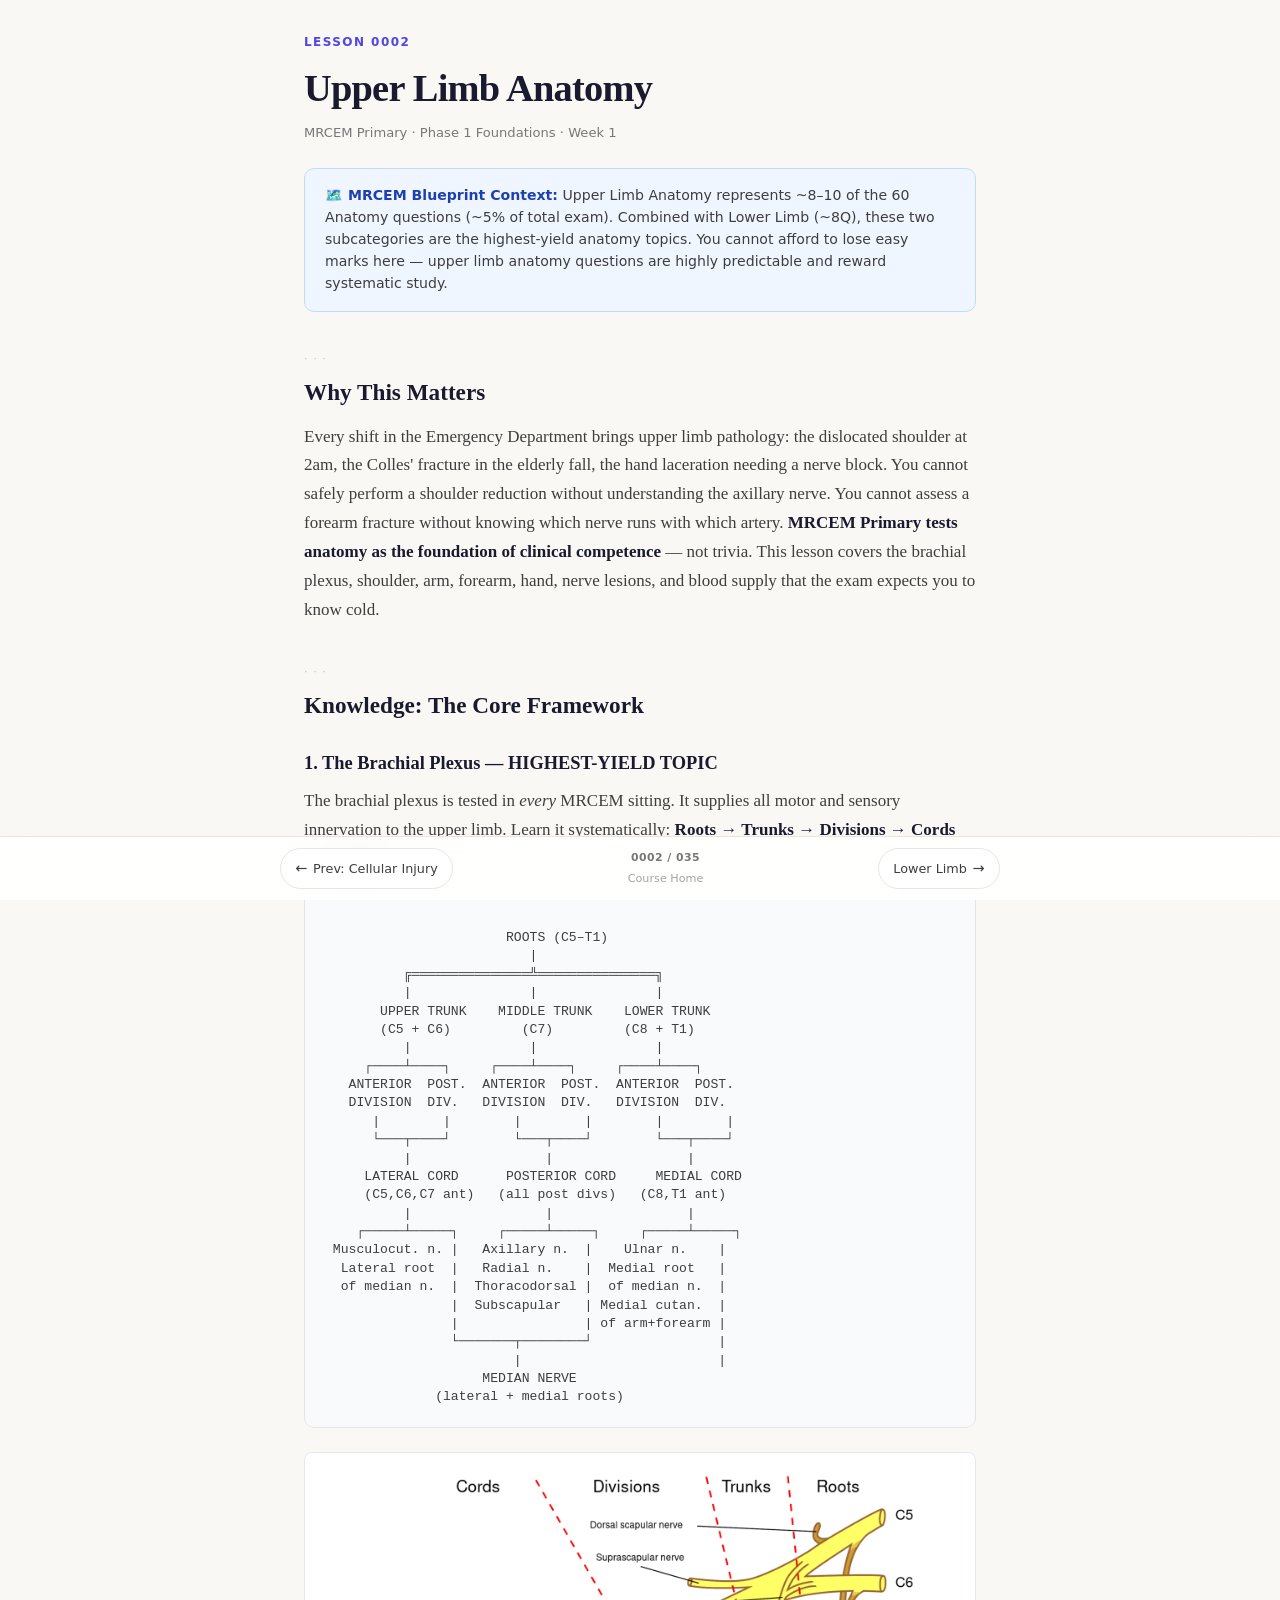
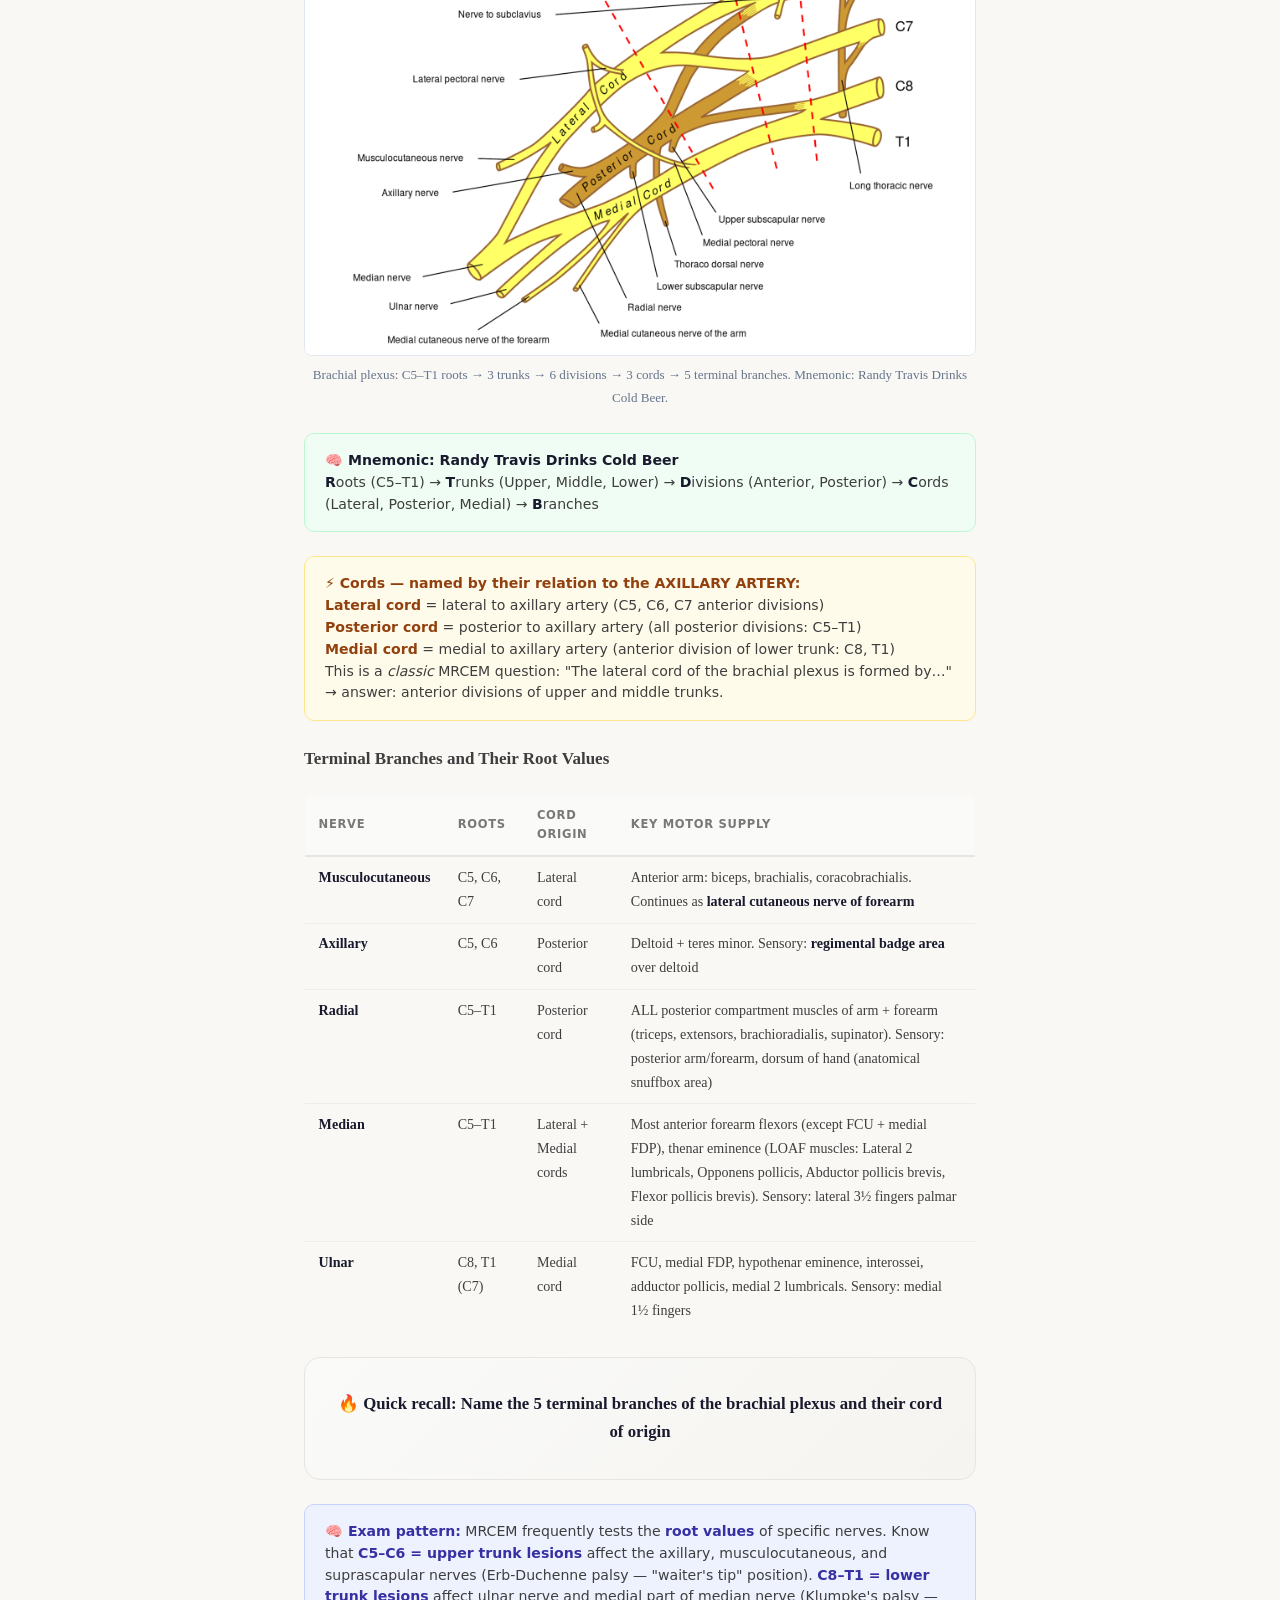
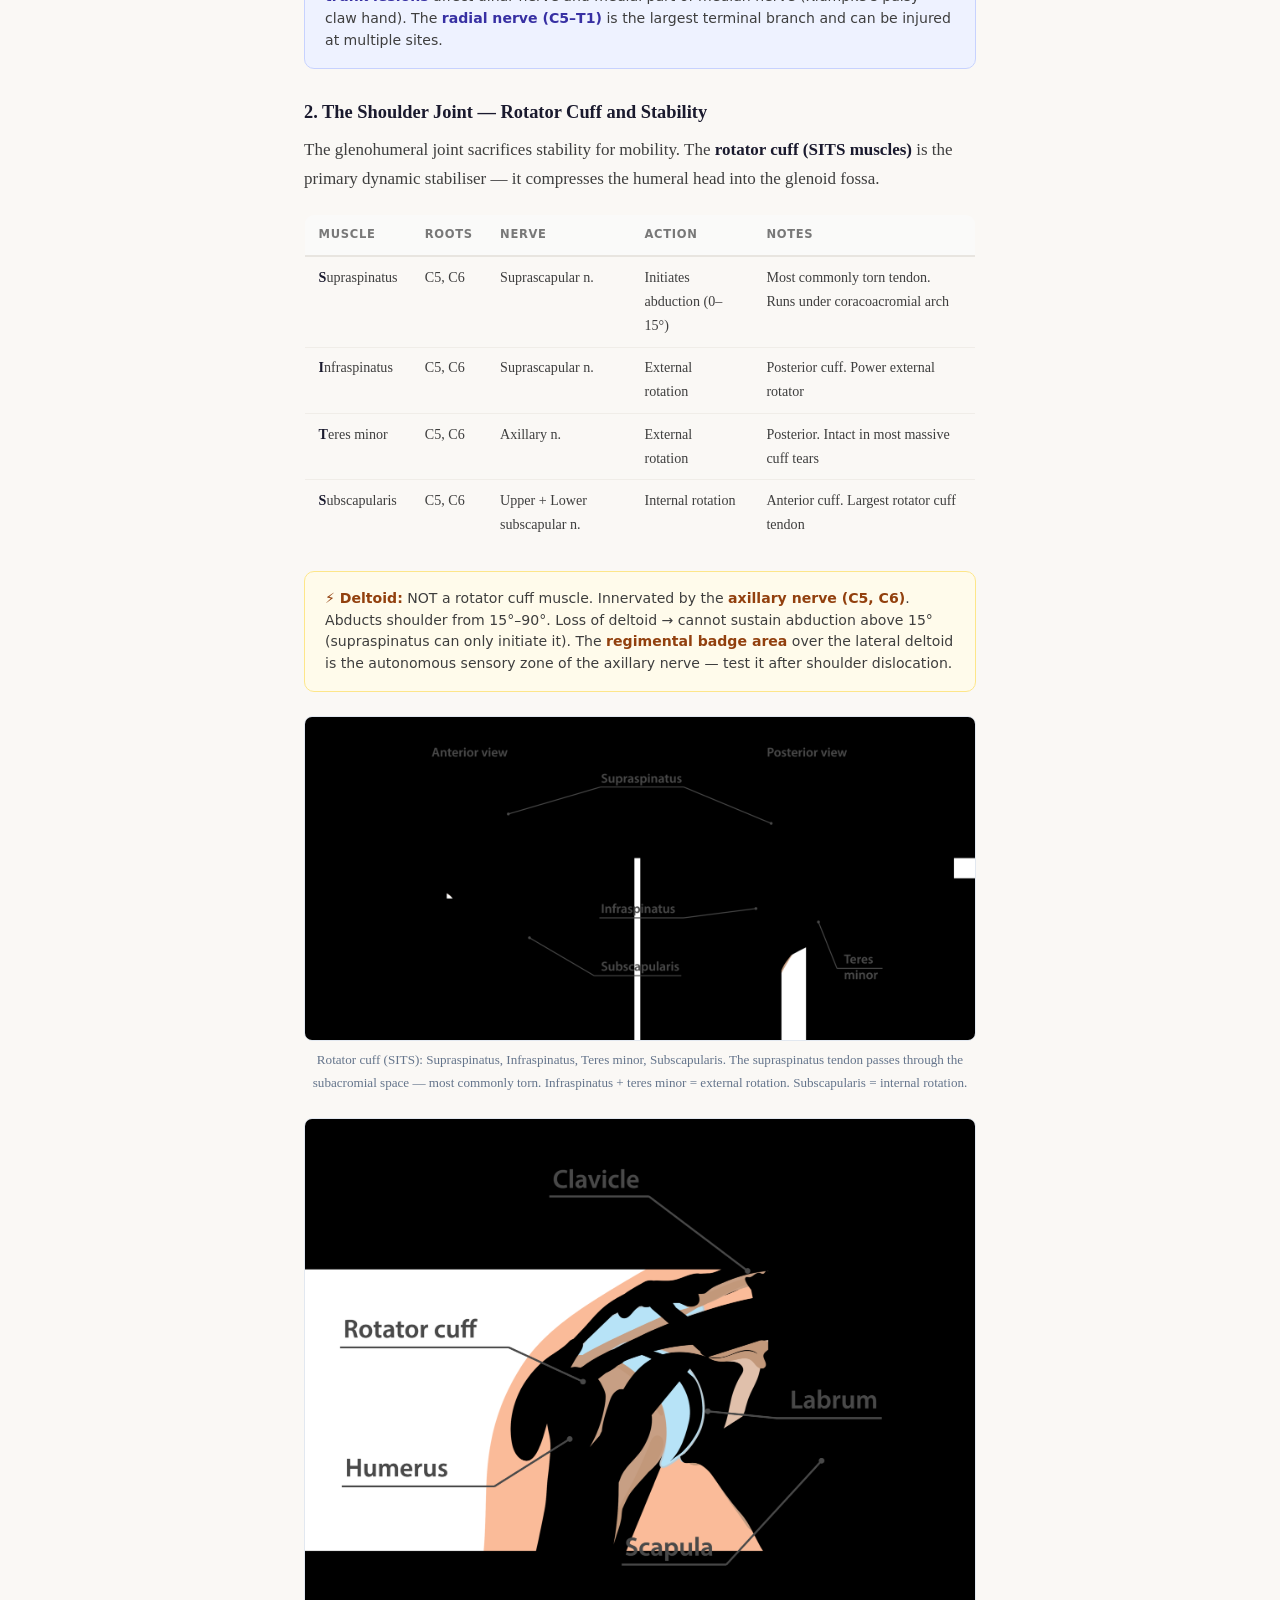
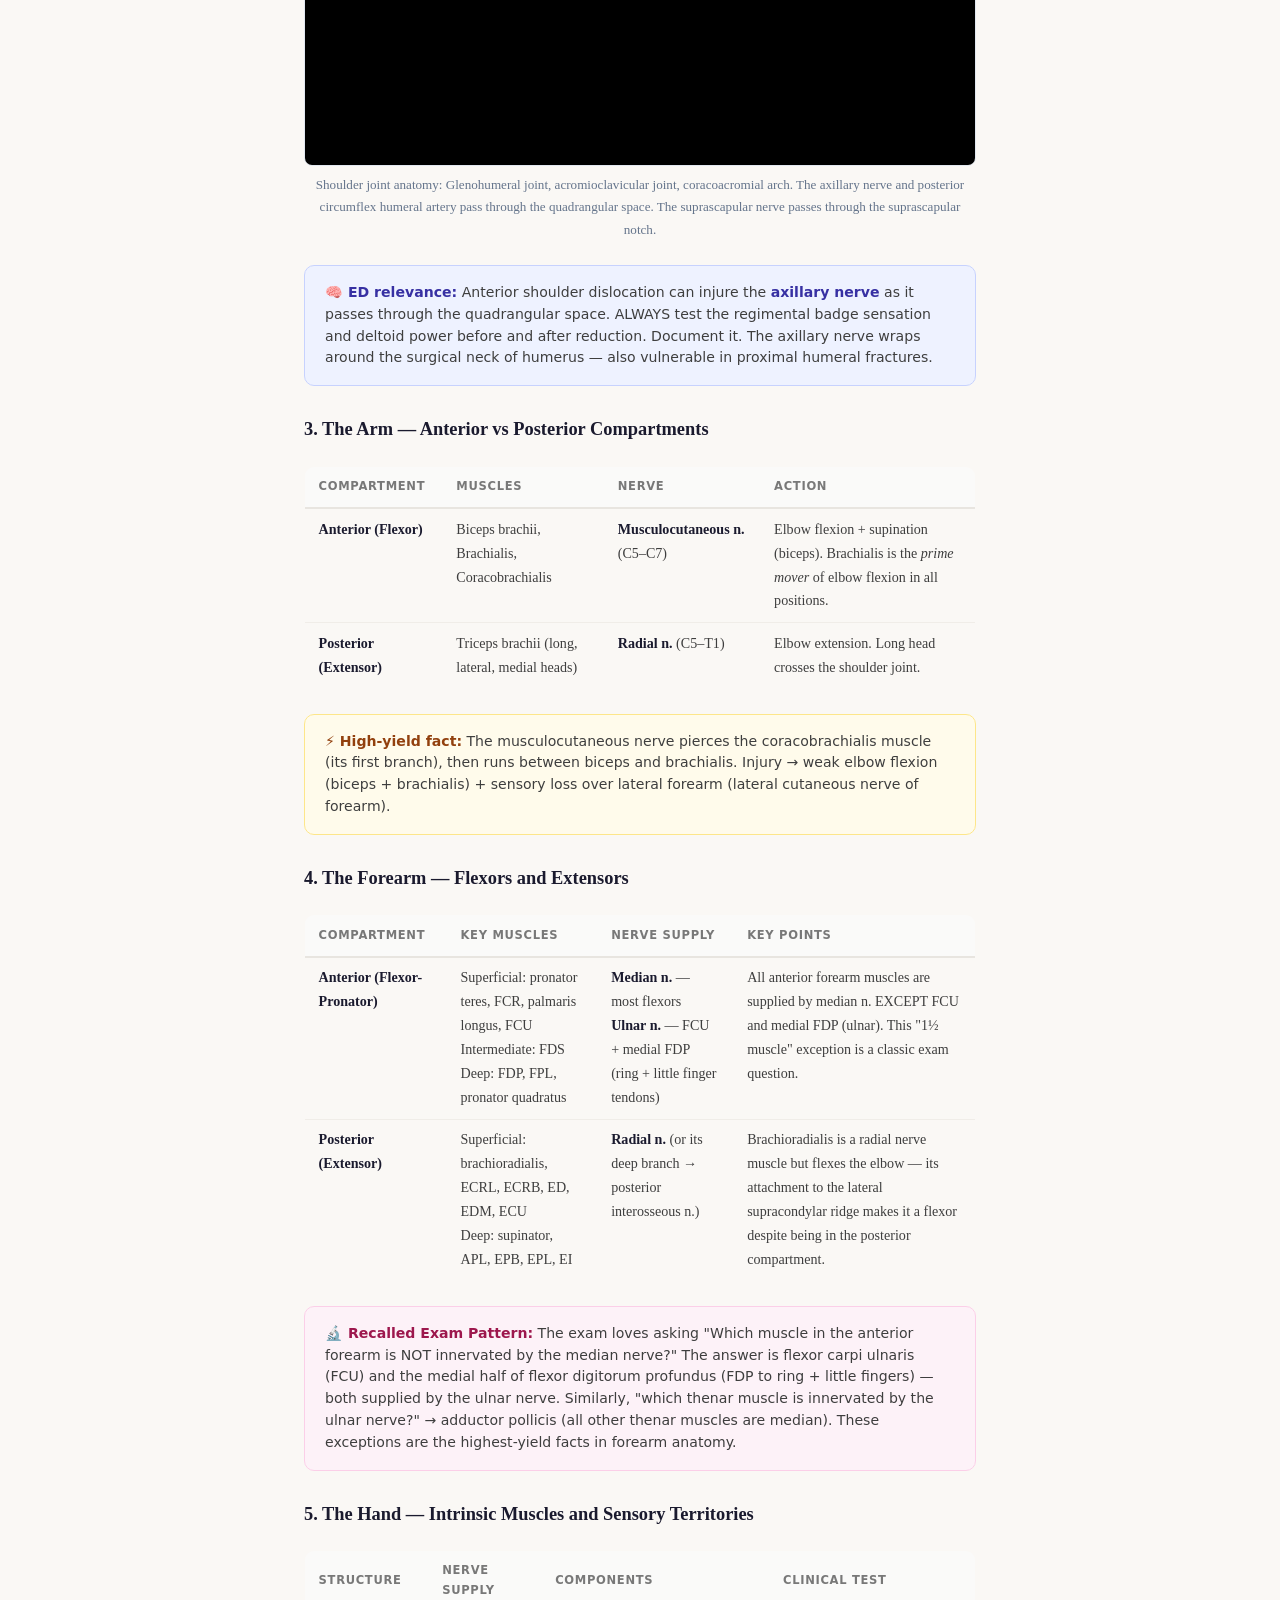
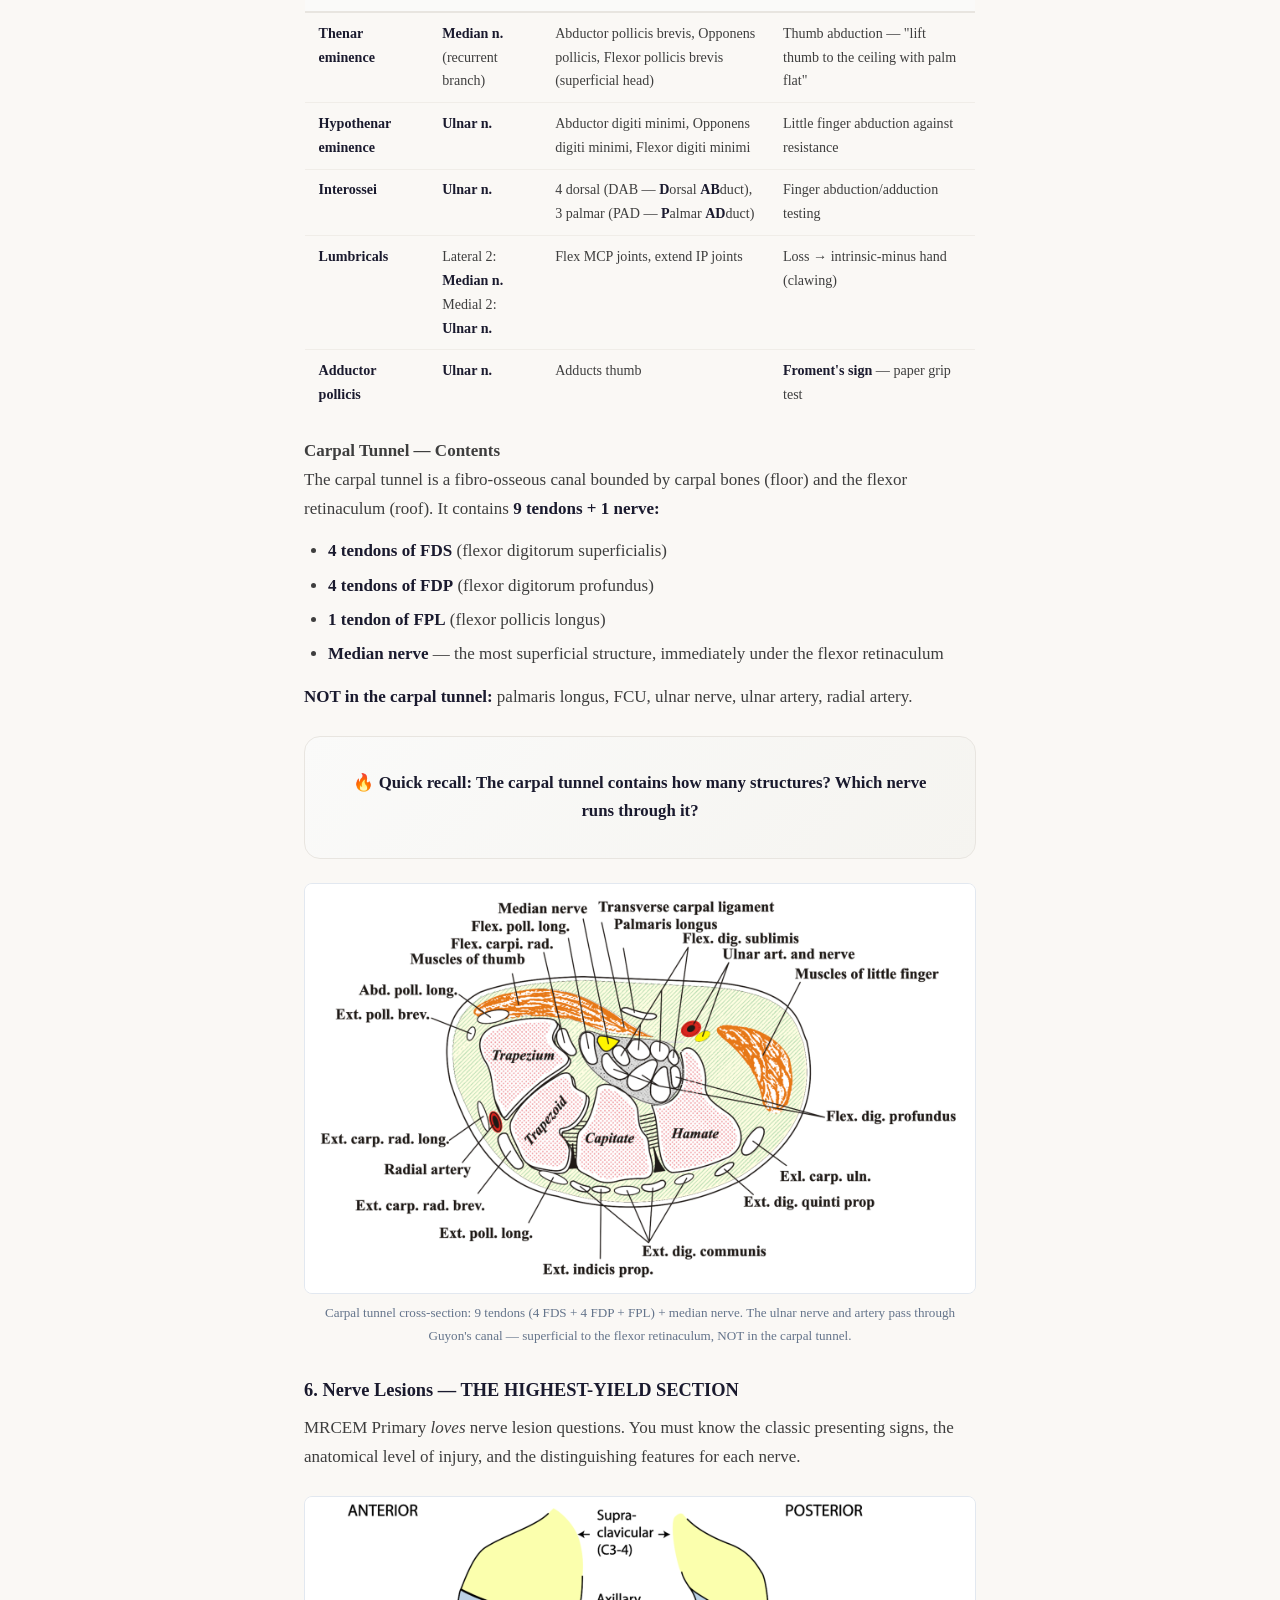
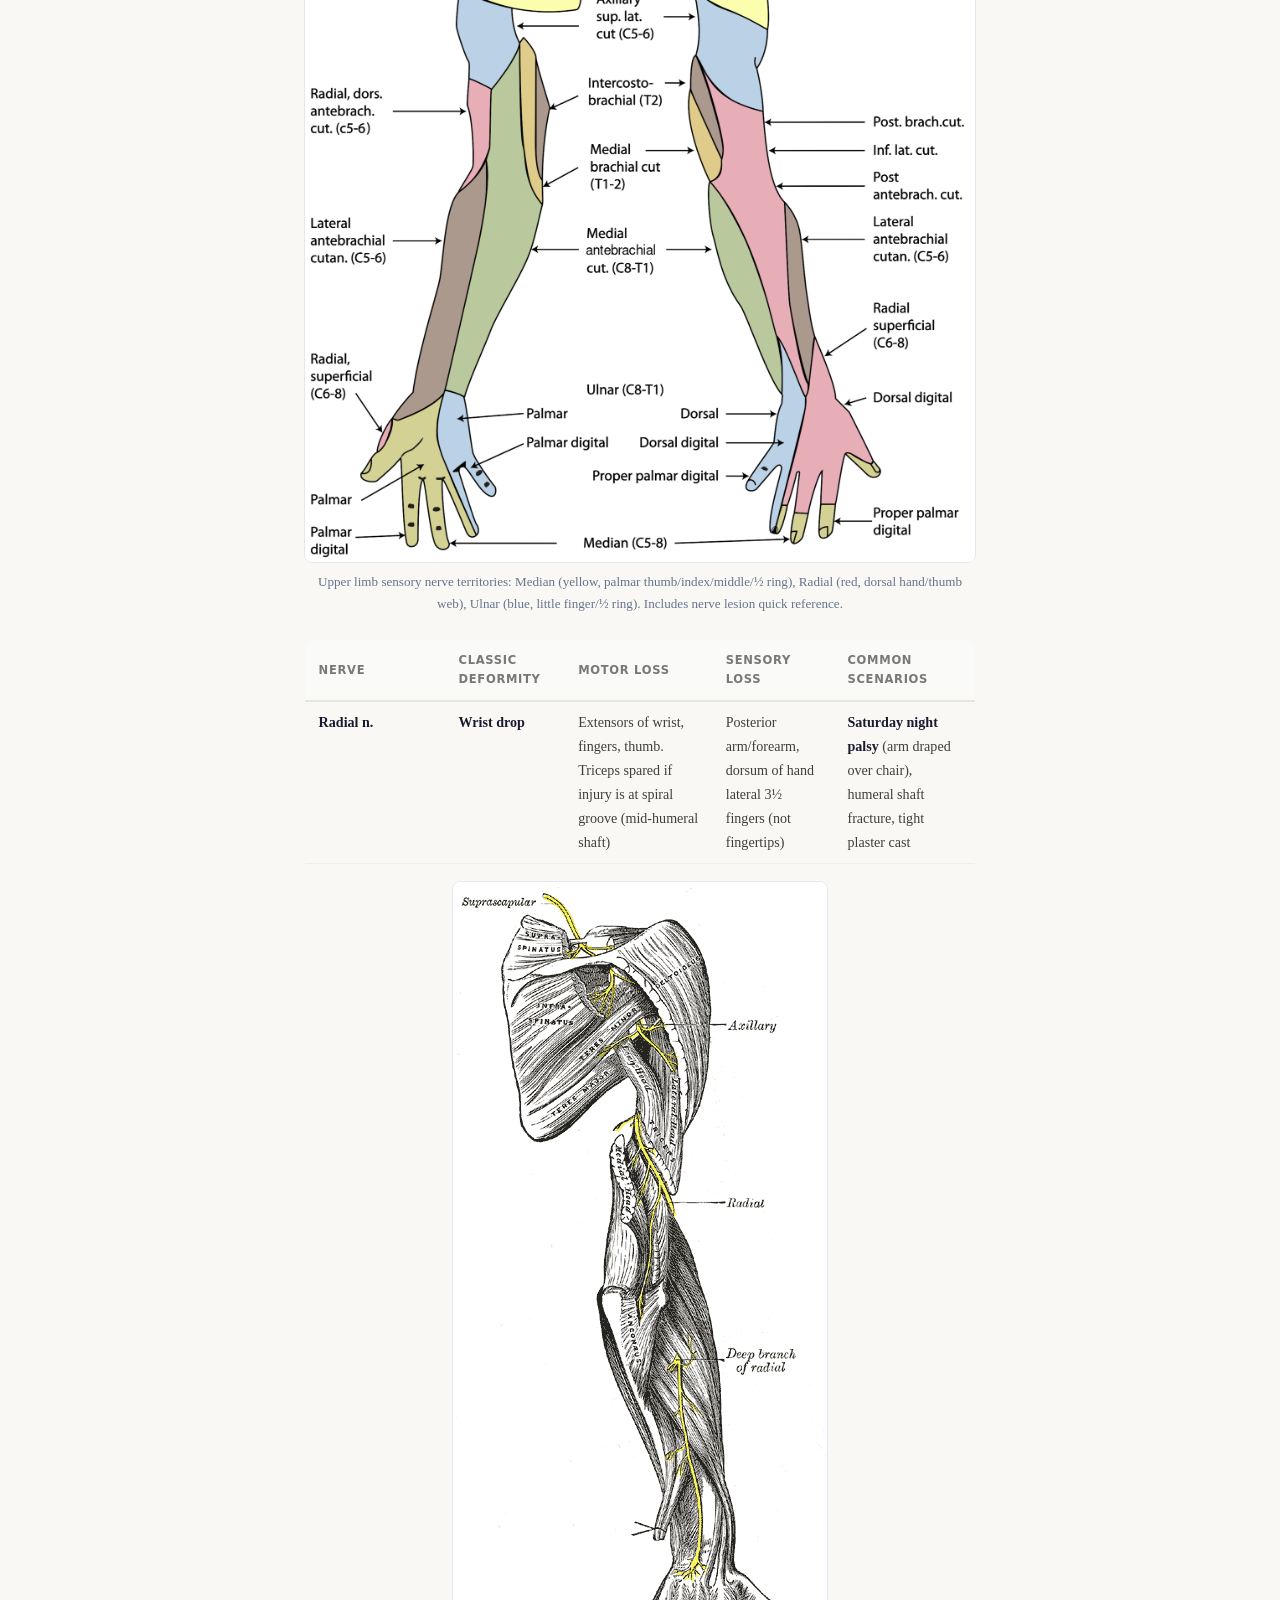
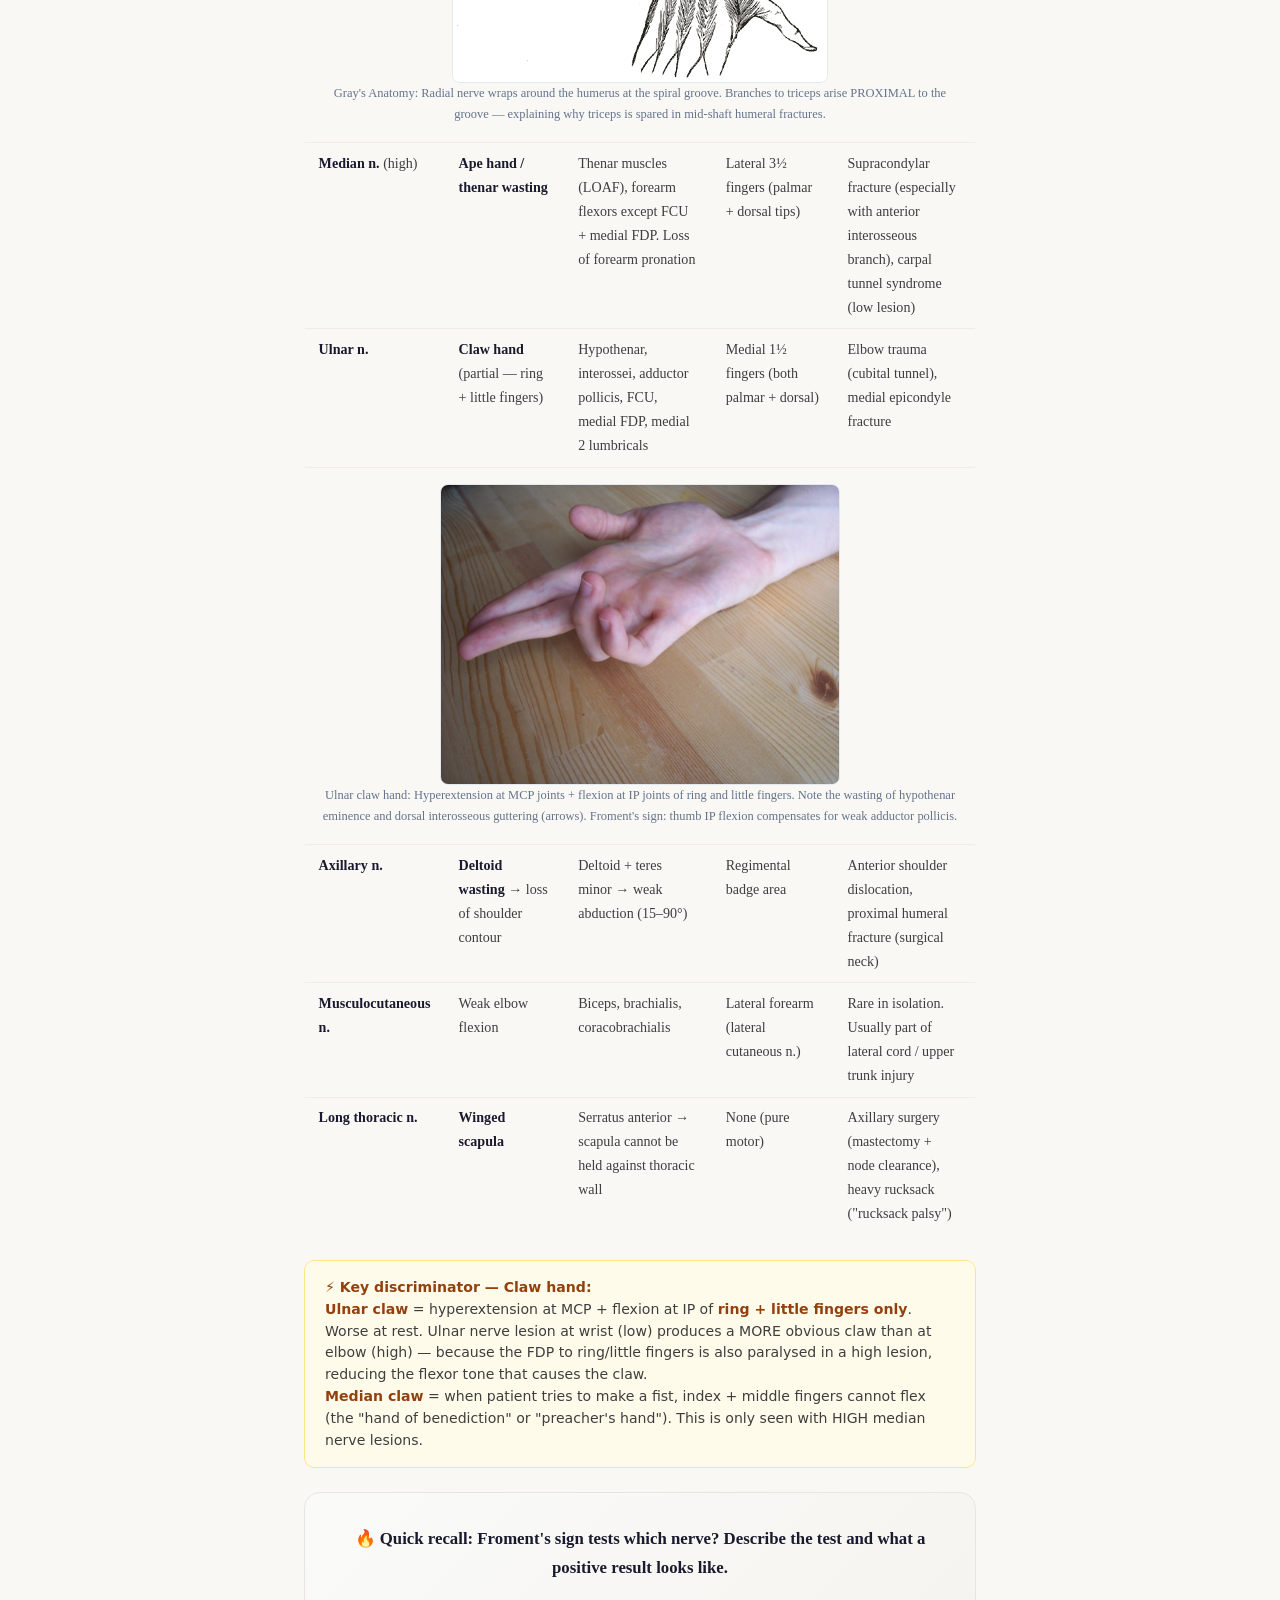
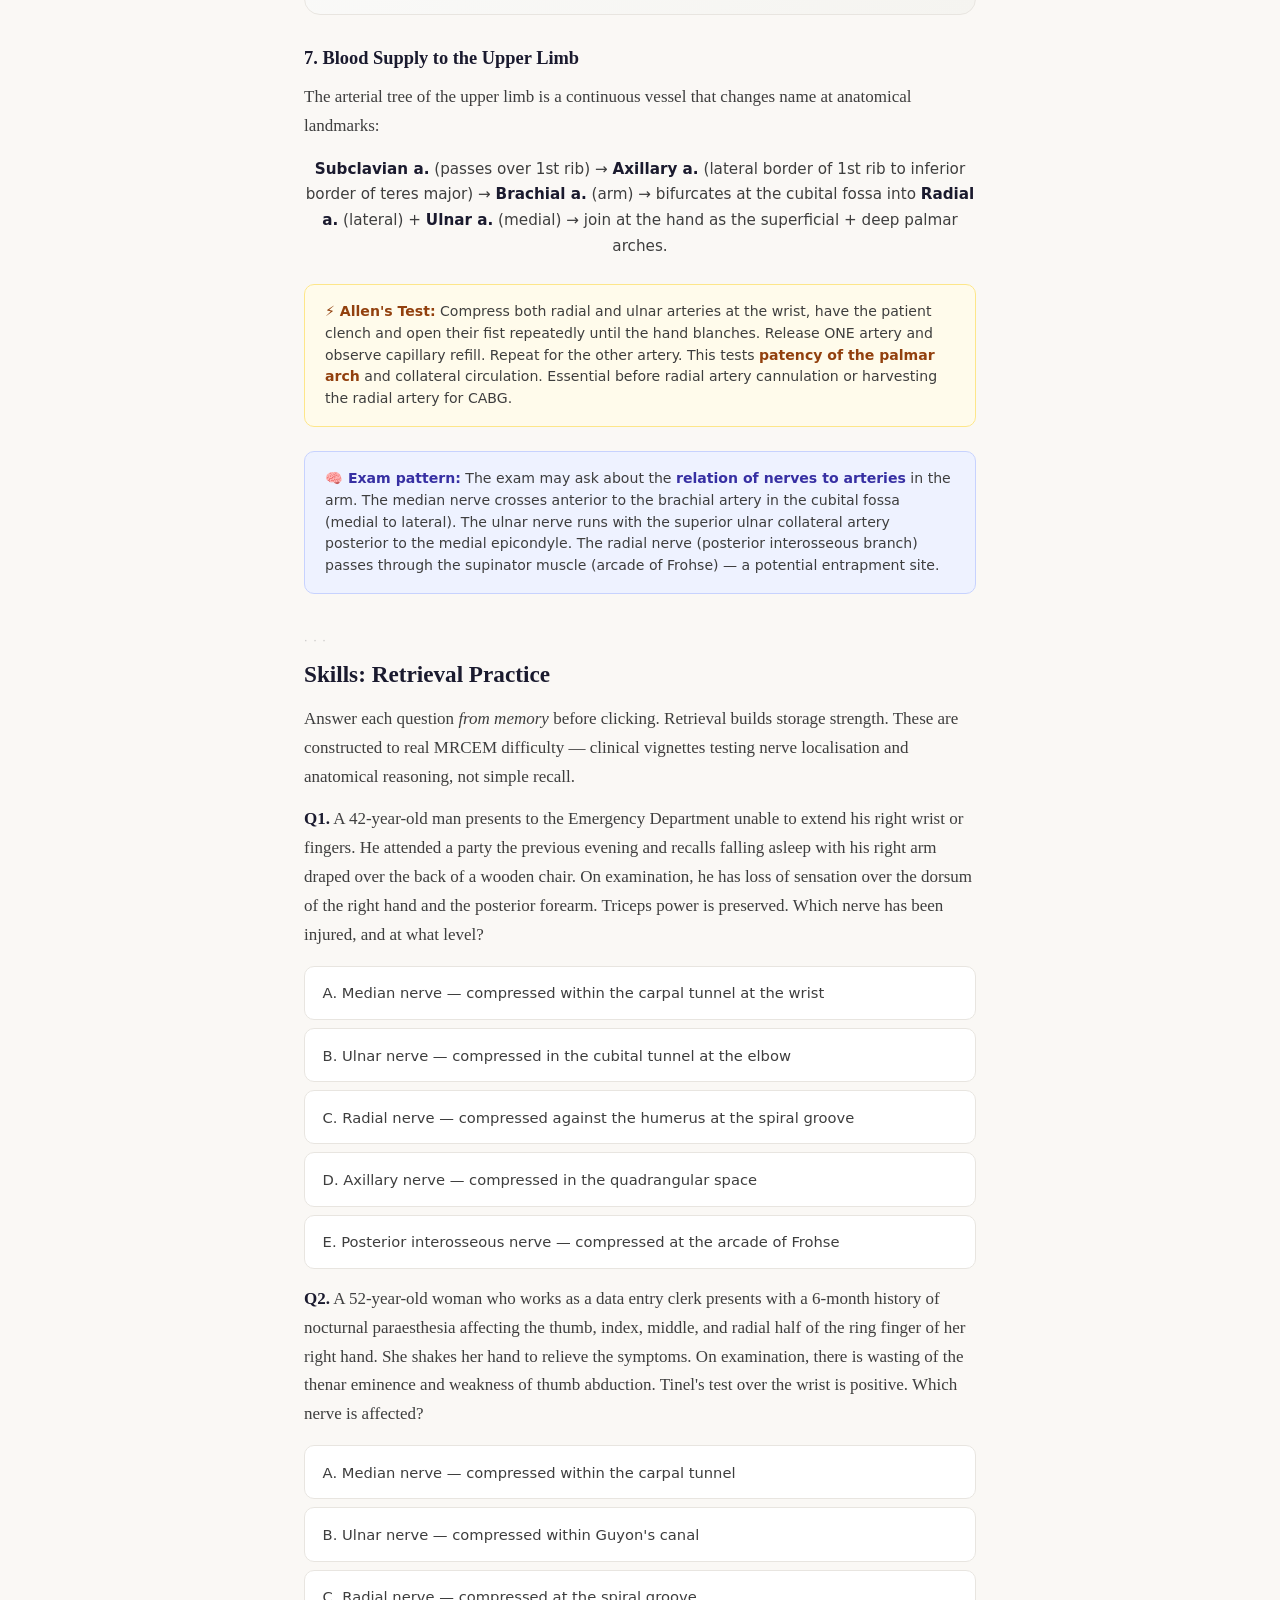
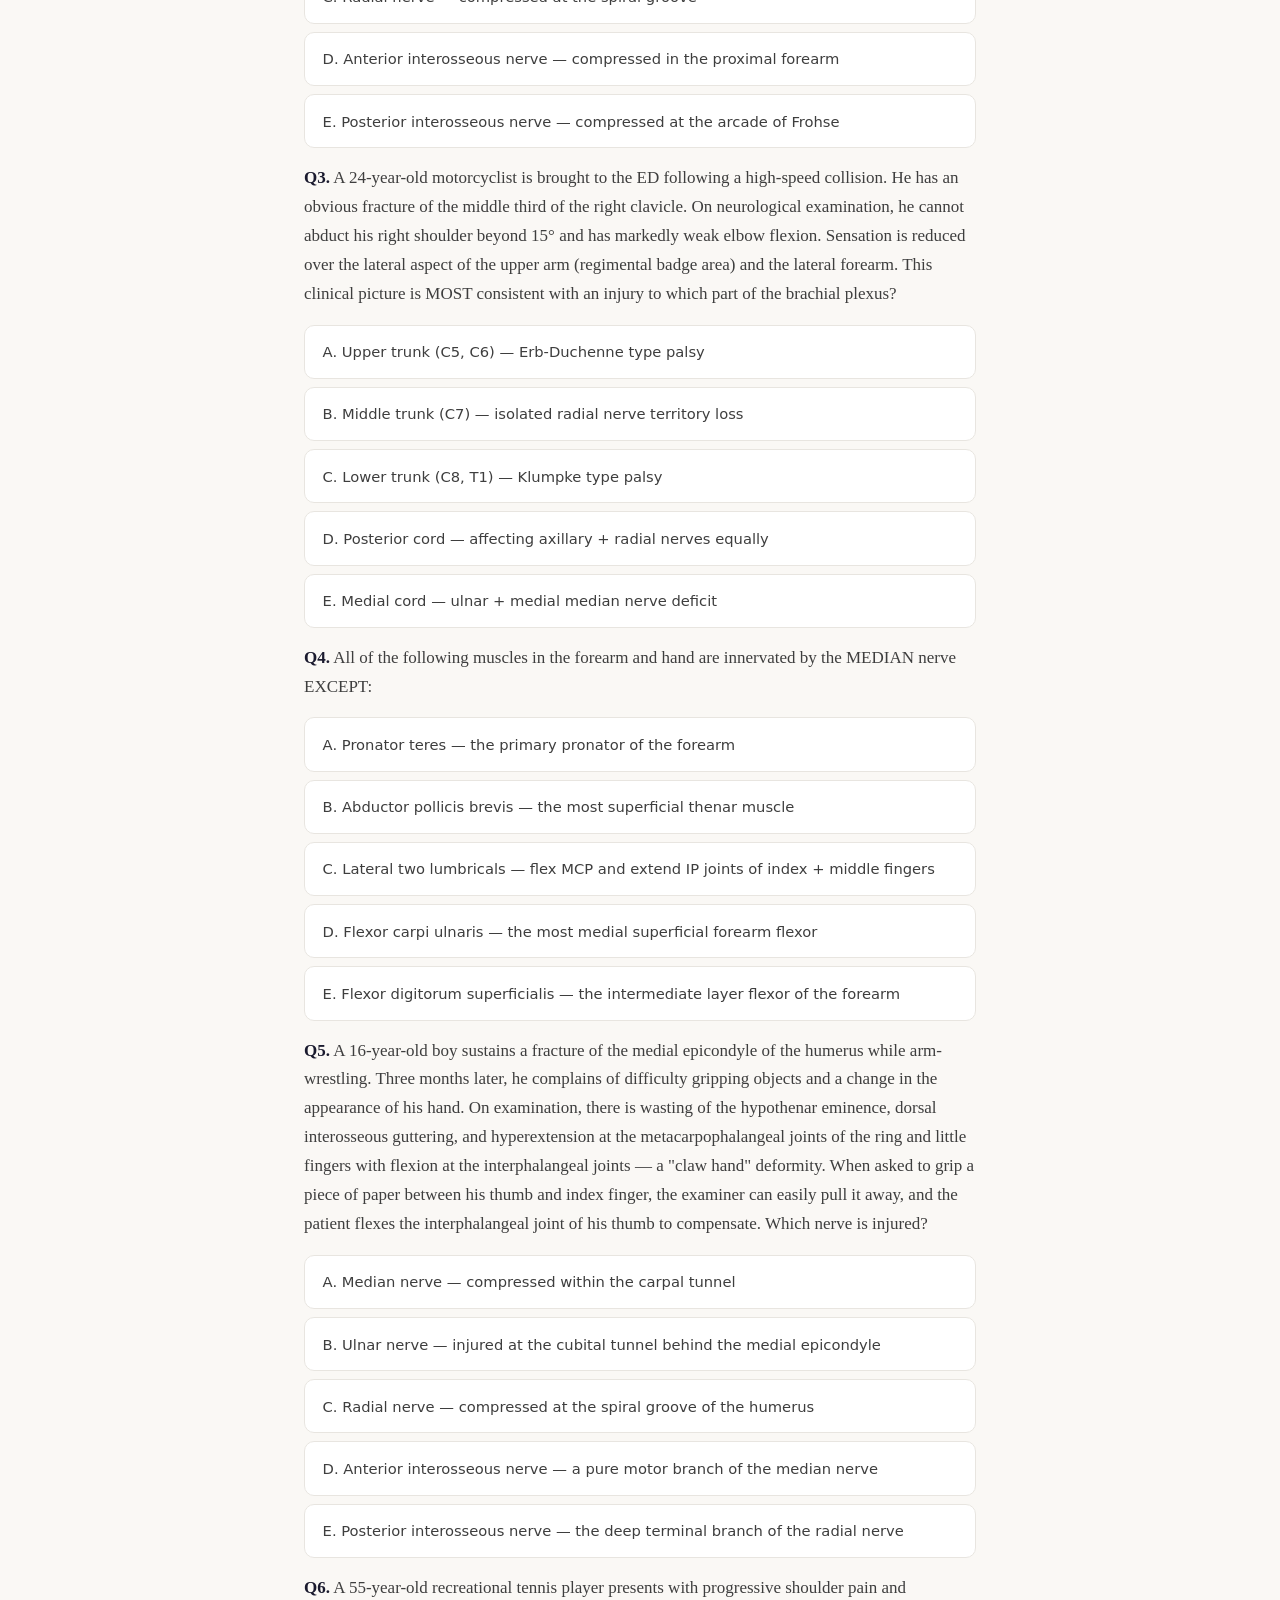
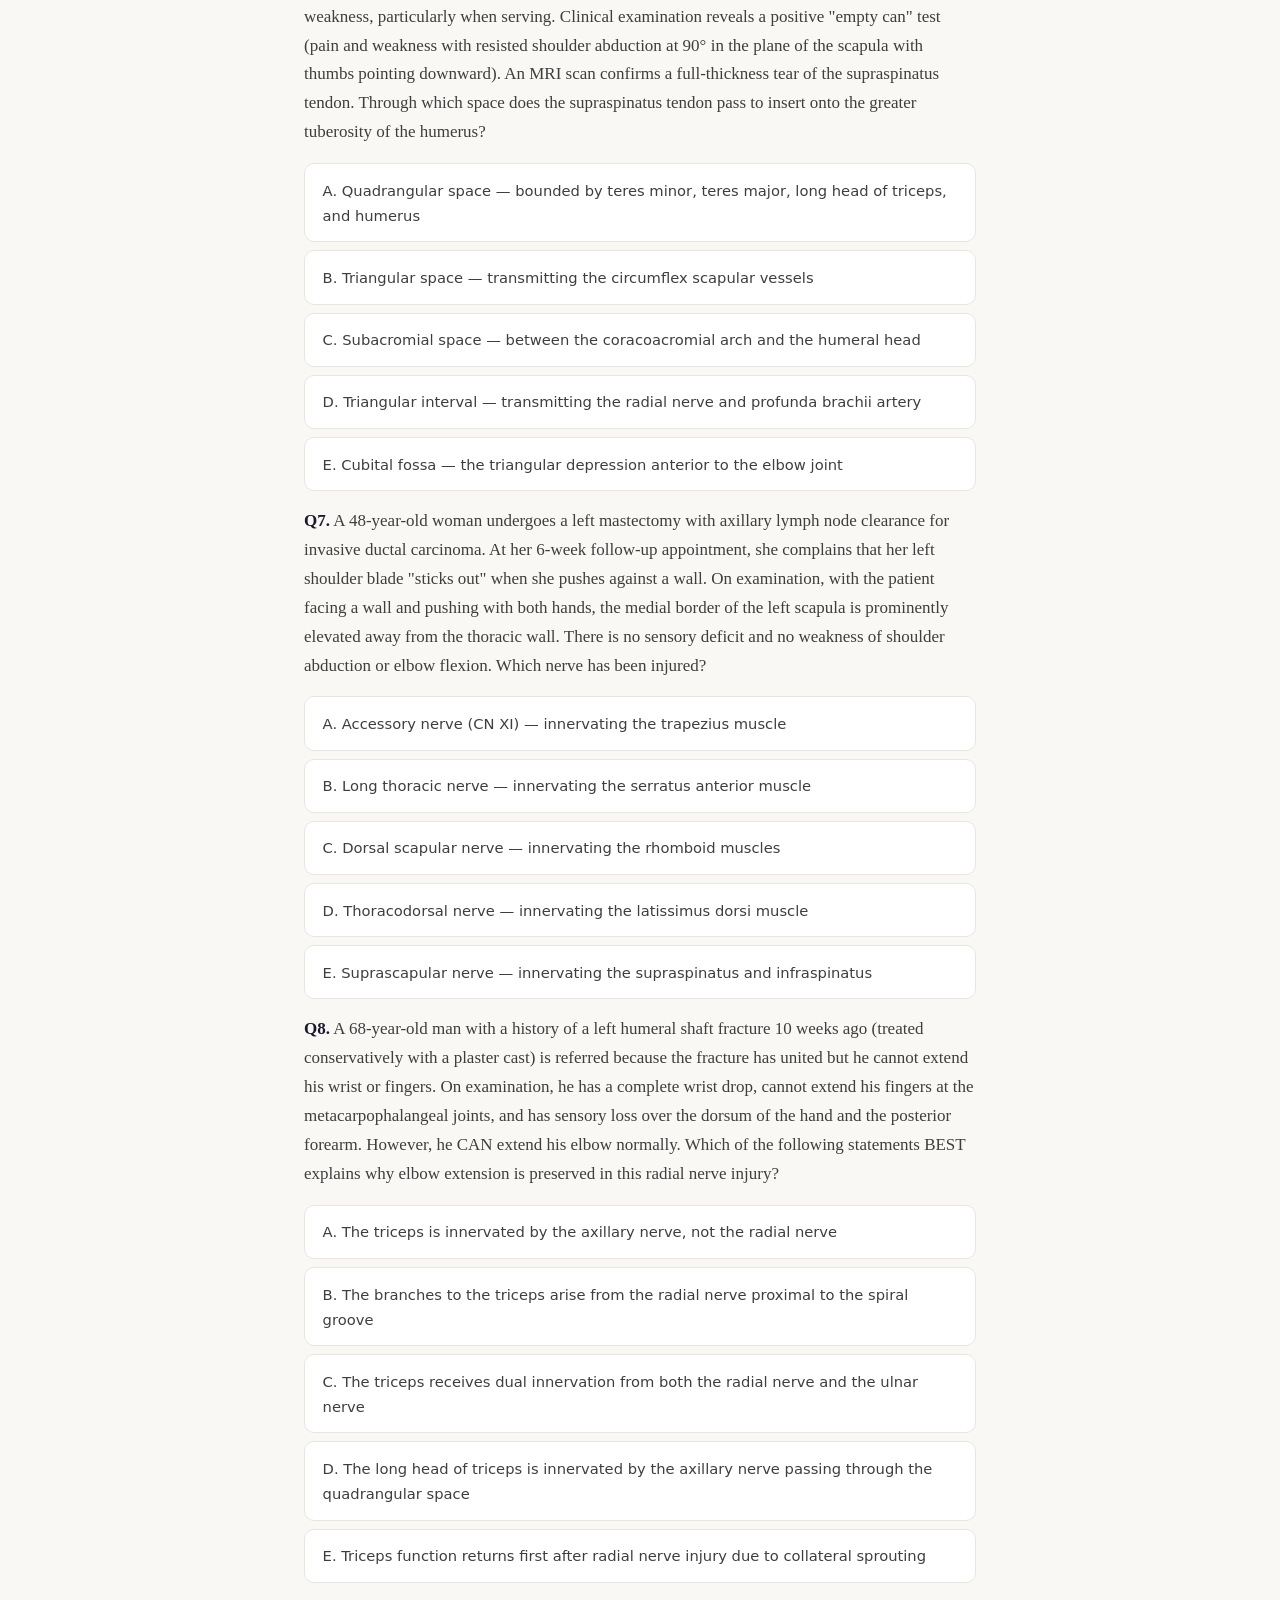
<file: lessons/0002-upper-limb-anatomy.html>
<!DOCTYPE html>
<html lang="en">
<head>
<meta charset="UTF-8">
<meta name="viewport" content="width=device-width, initial-scale=1.0">
<title>MRCEM Primary — Lesson 2: Upper Limb Anatomy</title>
<link rel="stylesheet" href="../assets/style.css">
<style>
  /* All component styles now in ../assets/style.css */
  .brachial-plexus { background: #f8fafc; border: 1px solid var(--border); border-radius: var(--radius-md); padding: 1.25rem; margin: 1rem 0; font-family: "Courier New", monospace; font-size: 0.82rem; line-height: 1.4; overflow-x: auto; white-space: pre; }
</style>
</head>
<body>
<div class="reading-progress" id="readingProgress"></div>
<div class="lesson-container">

<header>
  <p class="lesson-number">Lesson 0002</p>
  <h1>Upper Limb Anatomy</h1>
  <p class="lesson-meta">MRCEM Primary · Phase 1 Foundations · Week 1</p>
</header>

<div class="blueprint-context">
  <strong>🗺️ MRCEM Blueprint Context:</strong> Upper Limb Anatomy represents ~8–10 of the 60 Anatomy questions (~5% of total exam). Combined with Lower Limb (~8Q), these two subcategories are the highest-yield anatomy topics. You cannot afford to lose easy marks here — upper limb anatomy questions are highly predictable and reward systematic study.
</div>

<section>
<h2>Why This Matters</h2>
<p>Every shift in the Emergency Department brings upper limb pathology: the dislocated shoulder at 2am, the Colles' fracture in the elderly fall, the hand laceration needing a nerve block. You cannot safely perform a shoulder reduction without understanding the axillary nerve. You cannot assess a forearm fracture without knowing which nerve runs with which artery. <strong>MRCEM Primary tests anatomy as the foundation of clinical competence</strong> — not trivia. This lesson covers the brachial plexus, shoulder, arm, forearm, hand, nerve lesions, and blood supply that the exam expects you to know cold.</p>
</section>

<section>
<h2>Knowledge: The Core Framework</h2>

<!-- ====== BRACHIAL PLEXUS ====== -->
<h3>1. The Brachial Plexus — HIGHEST-YIELD TOPIC</h3>
<p>The brachial plexus is tested in <em>every</em> MRCEM sitting. It supplies all motor and sensory innervation to the upper limb. Learn it systematically: <strong>Roots → Trunks → Divisions → Cords → Branches.</strong></p>

<div class="brachial-plexus">
                       ROOTS (C5–T1)
                          |
          ╔═══════════════╩═══════════════╗
          |               |               |
       UPPER TRUNK    MIDDLE TRUNK    LOWER TRUNK
       (C5 + C6)         (C7)         (C8 + T1)
          |               |               |
     ┌────┴────┐     ┌────┴────┐     ┌────┴────┐
   ANTERIOR  POST.  ANTERIOR  POST.  ANTERIOR  POST.
   DIVISION  DIV.   DIVISION  DIV.   DIVISION  DIV.
      |        |        |        |        |        |
      └───┬────┘        └───┬────┘        └───┬────┘
          |                 |                 |
     LATERAL CORD      POSTERIOR CORD     MEDIAL CORD
     (C5,C6,C7 ant)   (all post divs)   (C8,T1 ant)
          |                 |                 |
    ┌─────┴─────┐     ┌─────┴─────┐     ┌─────┴─────┐
 Musculocut. n. |   Axillary n.  |    Ulnar n.    |
  Lateral root  |   Radial n.    |  Medial root   |
  of median n.  |  Thoracodorsal |  of median n.  |
                |  Subscapular   | Medial cutan.  |
                |                | of arm+forearm |
                └───────┬────────┘                |
                        |                         |
                    MEDIAN NERVE
              (lateral + medial roots)
</div>

<figure style="margin: 1.5rem 0; text-align: center;">
  <img src="../assets/images/brachial-plexus.png" alt="Brachial plexus anatomical diagram" style="max-width: 100%; border-radius: 8px; border: 1px solid #e2e8f0;" loading="lazy">
  <figcaption style="font-size: 0.82rem; color: #64748b; margin-top: 0.5rem;">Brachial plexus: C5–T1 roots → 3 trunks → 6 divisions → 3 cords → 5 terminal branches. Mnemonic: Randy Travis Drinks Cold Beer.</figcaption>
</figure>

<p class="mnemonic"><strong>🧠 Mnemonic: Randy Travis Drinks Cold Beer</strong><br>
<strong>R</strong>oots (C5–T1) → <strong>T</strong>runks (Upper, Middle, Lower) → <strong>D</strong>ivisions (Anterior, Posterior) → <strong>C</strong>ords (Lateral, Posterior, Medial) → <strong>B</strong>ranches</p>

<div class="key-point">
  <strong>⚡ Cords — named by their relation to the AXILLARY ARTERY:</strong><br>
  <strong>Lateral cord</strong> = lateral to axillary artery (C5, C6, C7 anterior divisions)<br>
  <strong>Posterior cord</strong> = posterior to axillary artery (all posterior divisions: C5–T1)<br>
  <strong>Medial cord</strong> = medial to axillary artery (anterior division of lower trunk: C8, T1)<br>
  This is a <em>classic</em> MRCEM question: "The lateral cord of the brachial plexus is formed by…" → answer: anterior divisions of upper and middle trunks.
</div>

<h4>Terminal Branches and Their Root Values</h4>
<table>
  <tr><th>Nerve</th><th>Roots</th><th>Cord Origin</th><th>Key Motor Supply</th></tr>
  <tr><td><strong>Musculocutaneous</strong></td><td>C5, C6, C7</td><td>Lateral cord</td><td>Anterior arm: biceps, brachialis, coracobrachialis. Continues as <strong>lateral cutaneous nerve of forearm</strong></td></tr>
  <tr><td><strong>Axillary</strong></td><td>C5, C6</td><td>Posterior cord</td><td>Deltoid + teres minor. Sensory: <strong>regimental badge area</strong> over deltoid</td></tr>
  <tr><td><strong>Radial</strong></td><td>C5–T1</td><td>Posterior cord</td><td>ALL posterior compartment muscles of arm + forearm (triceps, extensors, brachioradialis, supinator). Sensory: posterior arm/forearm, dorsum of hand (anatomical snuffbox area)</td></tr>
  <tr><td><strong>Median</strong></td><td>C5–T1</td><td>Lateral + Medial cords</td><td>Most anterior forearm flexors (except FCU + medial FDP), thenar eminence (LOAF muscles: Lateral 2 lumbricals, Opponens pollicis, Abductor pollicis brevis, Flexor pollicis brevis). Sensory: lateral 3½ fingers palmar side</td></tr>
  <tr><td><strong>Ulnar</strong></td><td>C8, T1 (C7)</td><td>Medial cord</td><td>FCU, medial FDP, hypothenar eminence, interossei, adductor pollicis, medial 2 lumbricals. Sensory: medial 1½ fingers</td></tr>
</table>

<div class="flashcard" onclick="this.classList.toggle('flipped')">
  <div class="front">🔥 Quick recall: Name the 5 terminal branches of the brachial plexus and their cord of origin</div>
  <div class="back">
    <strong>Musculocutaneous</strong> — Lateral cord<br>
    <strong>Axillary</strong> — Posterior cord<br>
    <strong>Radial</strong> — Posterior cord<br>
    <strong>Median</strong> — Lateral + Medial cords<br>
    <strong>Ulnar</strong> — Medial cord
  </div>
</div>

<div class="exam-tip">
  <strong>🧠 Exam pattern:</strong> MRCEM frequently tests the <strong>root values</strong> of specific nerves. Know that <strong>C5–C6 = upper trunk lesions</strong> affect the axillary, musculocutaneous, and suprascapular nerves (Erb-Duchenne palsy — "waiter's tip" position). <strong>C8–T1 = lower trunk lesions</strong> affect ulnar nerve and medial part of median nerve (Klumpke's palsy — claw hand). The <strong>radial nerve (C5–T1)</strong> is the largest terminal branch and can be injured at multiple sites.
</div>

<!-- ====== SHOULDER JOINT ====== -->
<h3>2. The Shoulder Joint — Rotator Cuff and Stability</h3>
<p>The glenohumeral joint sacrifices stability for mobility. The <strong>rotator cuff (SITS muscles)</strong> is the primary dynamic stabiliser — it compresses the humeral head into the glenoid fossa.</p>

<table>
  <tr><th>Muscle</th><th>Roots</th><th>Nerve</th><th>Action</th><th>Notes</th></tr>
  <tr><td><strong>S</strong>upraspinatus</td><td>C5, C6</td><td>Suprascapular n.</td><td>Initiates abduction (0–15°)</td><td>Most commonly torn tendon. Runs under coracoacromial arch</td></tr>
  <tr><td><strong>I</strong>nfraspinatus</td><td>C5, C6</td><td>Suprascapular n.</td><td>External rotation</td><td>Posterior cuff. Power external rotator</td></tr>
  <tr><td><strong>T</strong>eres minor</td><td>C5, C6</td><td>Axillary n.</td><td>External rotation</td><td>Posterior. Intact in most massive cuff tears</td></tr>
  <tr><td><strong>S</strong>ubscapularis</td><td>C5, C6</td><td>Upper + Lower subscapular n.</td><td>Internal rotation</td><td>Anterior cuff. Largest rotator cuff tendon</td></tr>
</table>

<div class="key-point">
  <strong>⚡ Deltoid:</strong> NOT a rotator cuff muscle. Innervated by the <strong>axillary nerve (C5, C6)</strong>. Abducts shoulder from 15°–90°. Loss of deltoid → cannot sustain abduction above 15° (supraspinatus can only initiate it). The <strong>regimental badge area</strong> over the lateral deltoid is the autonomous sensory zone of the axillary nerve — test it after shoulder dislocation.
</div>

<figure style="margin: 1.5rem 0; text-align: center;">
  <img src="../assets/images/rotator-cuff.png" alt="Rotator cuff muscles anatomical diagram" style="max-width: 100%; border-radius: 8px; border: 1px solid #e2e8f0;" loading="lazy">
  <figcaption style="font-size: 0.82rem; color: #64748b; margin-top: 0.5rem;">Rotator cuff (SITS): Supraspinatus, Infraspinatus, Teres minor, Subscapularis. The supraspinatus tendon passes through the subacromial space — most commonly torn. Infraspinatus + teres minor = external rotation. Subscapularis = internal rotation.</figcaption>
</figure>

<figure style="margin: 1.5rem 0; text-align: center;">
  <img src="../assets/images/shoulder-anatomy.png" alt="Shoulder joint anatomy" style="max-width: 100%; border-radius: 8px; border: 1px solid #e2e8f0;" loading="lazy">
  <figcaption style="font-size: 0.82rem; color: #64748b; margin-top: 0.5rem;">Shoulder joint anatomy: Glenohumeral joint, acromioclavicular joint, coracoacromial arch. The axillary nerve and posterior circumflex humeral artery pass through the quadrangular space. The suprascapular nerve passes through the suprascapular notch.</figcaption>
</figure>

<div class="exam-tip">
  <strong>🧠 ED relevance:</strong> Anterior shoulder dislocation can injure the <strong>axillary nerve</strong> as it passes through the quadrangular space. ALWAYS test the regimental badge sensation and deltoid power before and after reduction. Document it. The axillary nerve wraps around the surgical neck of humerus — also vulnerable in proximal humeral fractures.
</div>

<!-- ====== ARM COMPARTMENTS ====== -->
<h3>3. The Arm — Anterior vs Posterior Compartments</h3>
<table>
  <tr><th>Compartment</th><th>Muscles</th><th>Nerve</th><th>Action</th></tr>
  <tr>
    <td><strong>Anterior (Flexor)</strong></td>
    <td>Biceps brachii, Brachialis, Coracobrachialis</td>
    <td><strong>Musculocutaneous n.</strong> (C5–C7)</td>
    <td>Elbow flexion + supination (biceps). Brachialis is the <em>prime mover</em> of elbow flexion in all positions.</td>
  </tr>
  <tr>
    <td><strong>Posterior (Extensor)</strong></td>
    <td>Triceps brachii (long, lateral, medial heads)</td>
    <td><strong>Radial n.</strong> (C5–T1)</td>
    <td>Elbow extension. Long head crosses the shoulder joint.</td>
  </tr>
</table>

<div class="key-point">
  <strong>⚡ High-yield fact:</strong> The musculocutaneous nerve pierces the coracobrachialis muscle (its first branch), then runs between biceps and brachialis. Injury → weak elbow flexion (biceps + brachialis) + sensory loss over lateral forearm (lateral cutaneous nerve of forearm).
</div>

<!-- ====== FOREARM ====== -->
<h3>4. The Forearm — Flexors and Extensors</h3>
<table>
  <tr><th>Compartment</th><th>Key Muscles</th><th>Nerve Supply</th><th>Key Points</th></tr>
  <tr>
    <td><strong>Anterior (Flexor-Pronator)</strong></td>
    <td>
      Superficial: pronator teres, FCR, palmaris longus, FCU<br>
      Intermediate: FDS<br>
      Deep: FDP, FPL, pronator quadratus
    </td>
    <td>
      <strong>Median n.</strong> — most flexors<br>
      <strong>Ulnar n.</strong> — FCU + medial FDP (ring + little finger tendons)
    </td>
    <td>All anterior forearm muscles are supplied by median n. EXCEPT FCU and medial FDP (ulnar). This "1½ muscle" exception is a classic exam question.</td>
  </tr>
  <tr>
    <td><strong>Posterior (Extensor)</strong></td>
    <td>
      Superficial: brachioradialis, ECRL, ECRB, ED, EDM, ECU<br>
      Deep: supinator, APL, EPB, EPL, EI
    </td>
    <td><strong>Radial n.</strong> (or its deep branch → posterior interosseous n.)</td>
    <td>Brachioradialis is a radial nerve muscle but flexes the elbow — its attachment to the lateral supracondylar ridge makes it a flexor despite being in the posterior compartment.</td>
  </tr>
</table>

<div class="exam-pattern">
  <strong>🔬 Recalled Exam Pattern:</strong> The exam loves asking "Which muscle in the anterior forearm is NOT innervated by the median nerve?" The answer is flexor carpi ulnaris (FCU) and the medial half of flexor digitorum profundus (FDP to ring + little fingers) — both supplied by the ulnar nerve. Similarly, "which thenar muscle is innervated by the ulnar nerve?" → adductor pollicis (all other thenar muscles are median). These exceptions are the highest-yield facts in forearm anatomy.
</div>

<!-- ====== HAND ====== -->
<h3>5. The Hand — Intrinsic Muscles and Sensory Territories</h3>
<table>
  <tr><th>Structure</th><th>Nerve Supply</th><th>Components</th><th>Clinical Test</th></tr>
  <tr>
    <td><strong>Thenar eminence</strong></td>
    <td><strong>Median n.</strong> (recurrent branch)</td>
    <td>Abductor pollicis brevis, Opponens pollicis, Flexor pollicis brevis (superficial head)</td>
    <td>Thumb abduction — "lift thumb to the ceiling with palm flat"</td>
  </tr>
  <tr>
    <td><strong>Hypothenar eminence</strong></td>
    <td><strong>Ulnar n.</strong></td>
    <td>Abductor digiti minimi, Opponens digiti minimi, Flexor digiti minimi</td>
    <td>Little finger abduction against resistance</td>
  </tr>
  <tr>
    <td><strong>Interossei</strong></td>
    <td><strong>Ulnar n.</strong></td>
    <td>4 dorsal (DAB — <strong>D</strong>orsal <strong>AB</strong>duct), 3 palmar (PAD — <strong>P</strong>almar <strong>AD</strong>duct)</td>
    <td>Finger abduction/adduction testing</td>
  </tr>
  <tr>
    <td><strong>Lumbricals</strong></td>
    <td>Lateral 2: <strong>Median n.</strong><br>Medial 2: <strong>Ulnar n.</strong></td>
    <td>Flex MCP joints, extend IP joints</td>
    <td>Loss → intrinsic-minus hand (clawing)</td>
  </tr>
  <tr>
    <td><strong>Adductor pollicis</strong></td>
    <td><strong>Ulnar n.</strong></td>
    <td>Adducts thumb</td>
    <td><strong>Froment's sign</strong> — paper grip test</td>
  </tr>
</table>

<h4>Carpal Tunnel — Contents</h4>
<p>The carpal tunnel is a fibro-osseous canal bounded by carpal bones (floor) and the flexor retinaculum (roof). It contains <strong>9 tendons + 1 nerve:</strong></p>
<ul>
  <li><strong>4 tendons of FDS</strong> (flexor digitorum superficialis)</li>
  <li><strong>4 tendons of FDP</strong> (flexor digitorum profundus)</li>
  <li><strong>1 tendon of FPL</strong> (flexor pollicis longus)</li>
  <li><strong>Median nerve</strong> — the most superficial structure, immediately under the flexor retinaculum</li>
</ul>
<p><strong>NOT in the carpal tunnel:</strong> palmaris longus, FCU, ulnar nerve, ulnar artery, radial artery.</p>

<div class="flashcard" onclick="this.classList.toggle('flipped')">
  <div class="front">🔥 Quick recall: The carpal tunnel contains how many structures? Which nerve runs through it?</div>
  <div class="back">
    <strong>10 structures:</strong> 4 FDS tendons + 4 FDP tendons + 1 FPL tendon + <strong>median nerve</strong>.<br>
    The ulnar nerve and artery pass SUPERFICIAL to the flexor retinaculum (through Guyon's canal), NOT through the carpal tunnel.<br>
    Palmaris longus (if present) also runs superficial to the retinaculum.
  </div>
</div>

<figure style="margin: 1.5rem 0; text-align: center;">
  <img src="../assets/images/carpal-tunnel.png" alt="Carpal tunnel cross-section anatomy" style="max-width: 100%; border-radius: 8px; border: 1px solid #e2e8f0;" loading="lazy">
  <figcaption style="font-size: 0.82rem; color: #64748b; margin-top: 0.5rem;">Carpal tunnel cross-section: 9 tendons (4 FDS + 4 FDP + FPL) + median nerve. The ulnar nerve and artery pass through Guyon's canal — superficial to the flexor retinaculum, NOT in the carpal tunnel.</figcaption>
</figure>

<!-- ====== NERVE LESIONS ====== -->
<h3>6. Nerve Lesions — THE HIGHEST-YIELD SECTION</h3>
<p>MRCEM Primary <em>loves</em> nerve lesion questions. You must know the classic presenting signs, the anatomical level of injury, and the distinguishing features for each nerve.</p>

<figure style="margin: 1.5rem 0; text-align: center;">
  <img src="../assets/images/upper-limb-nerves.png" alt="Upper limb sensory nerve distribution" style="max-width: 100%; border-radius: 8px; border: 1px solid #e2e8f0;" loading="lazy">
  <figcaption style="font-size: 0.82rem; color: #64748b; margin-top: 0.5rem;">Upper limb sensory nerve territories: Median (yellow, palmar thumb/index/middle/½ ring), Radial (red, dorsal hand/thumb web), Ulnar (blue, little finger/½ ring). Includes nerve lesion quick reference.</figcaption>
</figure>

<table>
  <tr><th>Nerve</th><th>Classic Deformity</th><th>Motor Loss</th><th>Sensory Loss</th><th>Common Scenarios</th></tr>
  <tr>
    <td><strong>Radial n.</strong></td>
    <td><strong>Wrist drop</strong></td>
    <td>Extensors of wrist, fingers, thumb. Triceps spared if injury is at spiral groove (mid-humeral shaft)</td>
    <td>Posterior arm/forearm, dorsum of hand lateral 3½ fingers (not fingertips)</td>
    <td><strong>Saturday night palsy</strong> (arm draped over chair), humeral shaft fracture, tight plaster cast</td>
  </tr>
  <tr>
    <td colspan="5">
      <figure style="margin: 0.5rem 0; text-align: center;">
        <img src="../assets/images/radial-nerve-gray.png" alt="Radial nerve course — Gray's Anatomy" style="max-width: 400px; border-radius: 8px; border: 1px solid #e2e8f0;" loading="lazy">
        <figcaption style="font-size: 0.78rem; color: #64748b;">Gray's Anatomy: Radial nerve wraps around the humerus at the spiral groove. Branches to triceps arise PROXIMAL to the groove — explaining why triceps is spared in mid-shaft humeral fractures.</figcaption>
      </figure>
    </td>
  </tr>
  <tr>
    <td><strong>Median n.</strong> (high)</td>
    <td><strong>Ape hand / thenar wasting</strong></td>
    <td>Thenar muscles (LOAF), forearm flexors except FCU + medial FDP. Loss of forearm pronation</td>
    <td>Lateral 3½ fingers (palmar + dorsal tips)</td>
    <td>Supracondylar fracture (especially with anterior interosseous branch), carpal tunnel syndrome (low lesion)</td>
  </tr>
  <tr>
    <td><strong>Ulnar n.</strong></td>
    <td><strong>Claw hand</strong> (partial — ring + little fingers)</td>
    <td>Hypothenar, interossei, adductor pollicis, FCU, medial FDP, medial 2 lumbricals</td>
    <td>Medial 1½ fingers (both palmar + dorsal)</td>
    <td>Elbow trauma (cubital tunnel), medial epicondyle fracture</td>
  </tr>
  <tr>
    <td colspan="5">
      <figure style="margin: 0.5rem 0; text-align: center;">
        <img src="../assets/images/ulnar-claw-hand.jpg" alt="Ulnar claw hand — clinical photograph" style="max-width: 400px; border-radius: 8px; border: 1px solid #e2e8f0;" loading="lazy">
        <figcaption style="font-size: 0.78rem; color: #64748b;">Ulnar claw hand: Hyperextension at MCP joints + flexion at IP joints of ring and little fingers. Note the wasting of hypothenar eminence and dorsal interosseous guttering (arrows). Froment's sign: thumb IP flexion compensates for weak adductor pollicis.</figcaption>
      </figure>
    </td>
  </tr>
  <tr>
    <td><strong>Axillary n.</strong></td>
    <td><strong>Deltoid wasting</strong> → loss of shoulder contour</td>
    <td>Deltoid + teres minor → weak abduction (15–90°)</td>
    <td>Regimental badge area</td>
    <td>Anterior shoulder dislocation, proximal humeral fracture (surgical neck)</td>
  </tr>
  <tr>
    <td><strong>Musculocutaneous n.</strong></td>
    <td>Weak elbow flexion</td>
    <td>Biceps, brachialis, coracobrachialis</td>
    <td>Lateral forearm (lateral cutaneous n.)</td>
    <td>Rare in isolation. Usually part of lateral cord / upper trunk injury</td>
  </tr>
  <tr>
    <td><strong>Long thoracic n.</strong></td>
    <td><strong>Winged scapula</strong></td>
    <td>Serratus anterior → scapula cannot be held against thoracic wall</td>
    <td>None (pure motor)</td>
    <td>Axillary surgery (mastectomy + node clearance), heavy rucksack ("rucksack palsy")</td>
  </tr>
</table>

<div class="key-point">
  <strong>⚡ Key discriminator — Claw hand:</strong><br>
  <strong>Ulnar claw</strong> = hyperextension at MCP + flexion at IP of <strong>ring + little fingers only</strong>. Worse at rest. Ulnar nerve lesion at wrist (low) produces a MORE obvious claw than at elbow (high) — because the FDP to ring/little fingers is also paralysed in a high lesion, reducing the flexor tone that causes the claw.<br>
  <strong>Median claw</strong> = when patient tries to make a fist, index + middle fingers cannot flex (the "hand of benediction" or "preacher's hand"). This is only seen with HIGH median nerve lesions.
</div>

<div class="flashcard" onclick="this.classList.toggle('flipped')">
  <div class="front">🔥 Quick recall: Froment's sign tests which nerve? Describe the test and what a positive result looks like.</div>
  <div class="back">
    <strong>Froment's sign tests the ULNAR nerve</strong> (specifically adductor pollicis).<br>
    The patient holds a piece of paper between thumb and lateral border of index finger. The examiner tries to pull it away.<br>
    <strong>Positive test:</strong> the patient flexes the IP joint of the thumb (using FPL, a median nerve muscle) to compensate for the weak adductor pollicis. This thumb IP flexion is Froment's sign and indicates ulnar nerve palsy.
  </div>
</div>

<!-- ====== BLOOD SUPPLY ====== -->
<h3>7. Blood Supply to the Upper Limb</h3>
<p>The arterial tree of the upper limb is a continuous vessel that changes name at anatomical landmarks:</p>
<div style="text-align:center; margin: 1rem 0; font-size: 0.95rem; font-family: system-ui, sans-serif;">
  <strong>Subclavian a.</strong> (passes over 1st rib) → <strong>Axillary a.</strong> (lateral border of 1st rib to inferior border of teres major) → <strong>Brachial a.</strong> (arm) → bifurcates at the cubital fossa into <strong>Radial a.</strong> (lateral) + <strong>Ulnar a.</strong> (medial) → join at the hand as the superficial + deep palmar arches.
</div>

<div class="key-point">
  <strong>⚡ Allen's Test:</strong> Compress both radial and ulnar arteries at the wrist, have the patient clench and open their fist repeatedly until the hand blanches. Release ONE artery and observe capillary refill. Repeat for the other artery. This tests <strong>patency of the palmar arch</strong> and collateral circulation. Essential before radial artery cannulation or harvesting the radial artery for CABG.
</div>

<div class="exam-tip">
  <strong>🧠 Exam pattern:</strong> The exam may ask about the <strong>relation of nerves to arteries</strong> in the arm. The median nerve crosses anterior to the brachial artery in the cubital fossa (medial to lateral). The ulnar nerve runs with the superior ulnar collateral artery posterior to the medial epicondyle. The radial nerve (posterior interosseous branch) passes through the supinator muscle (arcade of Frohse) — a potential entrapment site.
</div>

</section>

<section>
<h2>Skills: Retrieval Practice</h2>
<p>Answer each question <em>from memory</em> before clicking. Retrieval builds storage strength. These are constructed to real MRCEM difficulty — clinical vignettes testing nerve localisation and anatomical reasoning, not simple recall.</p>

<!-- Q1: Saturday Night Palsy / Radial Nerve -->
<div class="quiz" id="q1">
  <p><strong>Q1.</strong> A 42-year-old man presents to the Emergency Department unable to extend his right wrist or fingers. He attended a party the previous evening and recalls falling asleep with his right arm draped over the back of a wooden chair. On examination, he has loss of sensation over the dorsum of the right hand and the posterior forearm. Triceps power is preserved. Which nerve has been injured, and at what level?</p>
  <div class="quiz-options">
    <div class="quiz-option" onclick="checkAnswer('q1', this, 2)">A. Median nerve — compressed within the carpal tunnel at the wrist</div>
    <div class="quiz-option" onclick="checkAnswer('q1', this, 2)">B. Ulnar nerve — compressed in the cubital tunnel at the elbow</div>
    <div class="quiz-option" onclick="checkAnswer('q1', this, 2)">C. Radial nerve — compressed against the humerus at the spiral groove</div>
    <div class="quiz-option" onclick="checkAnswer('q1', this, 2)">D. Axillary nerve — compressed in the quadrangular space</div>
    <div class="quiz-option" onclick="checkAnswer('q1', this, 2)">E. Posterior interosseous nerve — compressed at the arcade of Frohse</div>
  </div>
  <div class="answer-feedback" id="q1-feedback"></div>
</div>

<!-- Q2: Carpal Tunnel / Median Nerve -->
<div class="quiz" id="q2">
  <p><strong>Q2.</strong> A 52-year-old woman who works as a data entry clerk presents with a 6-month history of nocturnal paraesthesia affecting the thumb, index, middle, and radial half of the ring finger of her right hand. She shakes her hand to relieve the symptoms. On examination, there is wasting of the thenar eminence and weakness of thumb abduction. Tinel's test over the wrist is positive. Which nerve is affected?</p>
  <div class="quiz-options">
    <div class="quiz-option" onclick="checkAnswer('q2', this, 0)">A. Median nerve — compressed within the carpal tunnel</div>
    <div class="quiz-option" onclick="checkAnswer('q2', this, 0)">B. Ulnar nerve — compressed within Guyon's canal</div>
    <div class="quiz-option" onclick="checkAnswer('q2', this, 0)">C. Radial nerve — compressed at the spiral groove</div>
    <div class="quiz-option" onclick="checkAnswer('q2', this, 0)">D. Anterior interosseous nerve — compressed in the proximal forearm</div>
    <div class="quiz-option" onclick="checkAnswer('q2', this, 0)">E. Posterior interosseous nerve — compressed at the arcade of Frohse</div>
  </div>
  <div class="answer-feedback" id="q2-feedback"></div>
</div>

<!-- Q3: Brachial Plexus Localization -->
<div class="quiz" id="q3">
  <p><strong>Q3.</strong> A 24-year-old motorcyclist is brought to the ED following a high-speed collision. He has an obvious fracture of the middle third of the right clavicle. On neurological examination, he cannot abduct his right shoulder beyond 15° and has markedly weak elbow flexion. Sensation is reduced over the lateral aspect of the upper arm (regimental badge area) and the lateral forearm. This clinical picture is MOST consistent with an injury to which part of the brachial plexus?</p>
  <div class="quiz-options">
    <div class="quiz-option" onclick="checkAnswer('q3', this, 0)">A. Upper trunk (C5, C6) — Erb-Duchenne type palsy</div>
    <div class="quiz-option" onclick="checkAnswer('q3', this, 0)">B. Middle trunk (C7) — isolated radial nerve territory loss</div>
    <div class="quiz-option" onclick="checkAnswer('q3', this, 0)">C. Lower trunk (C8, T1) — Klumpke type palsy</div>
    <div class="quiz-option" onclick="checkAnswer('q3', this, 0)">D. Posterior cord — affecting axillary + radial nerves equally</div>
    <div class="quiz-option" onclick="checkAnswer('q3', this, 0)">E. Medial cord — ulnar + medial median nerve deficit</div>
  </div>
  <div class="answer-feedback" id="q3-feedback"></div>
</div>

<!-- Q4: All EXCEPT — Median Nerve Innervation -->
<div class="quiz" id="q4">
  <p><strong>Q4.</strong> All of the following muscles in the forearm and hand are innervated by the MEDIAN nerve EXCEPT:</p>
  <div class="quiz-options">
    <div class="quiz-option" onclick="checkAnswer('q4', this, 3)">A. Pronator teres — the primary pronator of the forearm</div>
    <div class="quiz-option" onclick="checkAnswer('q4', this, 3)">B. Abductor pollicis brevis — the most superficial thenar muscle</div>
    <div class="quiz-option" onclick="checkAnswer('q4', this, 3)">C. Lateral two lumbricals — flex MCP and extend IP joints of index + middle fingers</div>
    <div class="quiz-option" onclick="checkAnswer('q4', this, 3)">D. Flexor carpi ulnaris — the most medial superficial forearm flexor</div>
    <div class="quiz-option" onclick="checkAnswer('q4', this, 3)">E. Flexor digitorum superficialis — the intermediate layer flexor of the forearm</div>
  </div>
  <div class="answer-feedback" id="q4-feedback"></div>
</div>

<!-- Q5: Ulnar Nerve Lesion -->
<div class="quiz" id="q5">
  <p><strong>Q5.</strong> A 16-year-old boy sustains a fracture of the medial epicondyle of the humerus while arm-wrestling. Three months later, he complains of difficulty gripping objects and a change in the appearance of his hand. On examination, there is wasting of the hypothenar eminence, dorsal interosseous guttering, and hyperextension at the metacarpophalangeal joints of the ring and little fingers with flexion at the interphalangeal joints — a "claw hand" deformity. When asked to grip a piece of paper between his thumb and index finger, the examiner can easily pull it away, and the patient flexes the interphalangeal joint of his thumb to compensate. Which nerve is injured?</p>
  <div class="quiz-options">
    <div class="quiz-option" onclick="checkAnswer('q5', this, 1)">A. Median nerve — compressed within the carpal tunnel</div>
    <div class="quiz-option" onclick="checkAnswer('q5', this, 1)">B. Ulnar nerve — injured at the cubital tunnel behind the medial epicondyle</div>
    <div class="quiz-option" onclick="checkAnswer('q5', this, 1)">C. Radial nerve — compressed at the spiral groove of the humerus</div>
    <div class="quiz-option" onclick="checkAnswer('q5', this, 1)">D. Anterior interosseous nerve — a pure motor branch of the median nerve</div>
    <div class="quiz-option" onclick="checkAnswer('q5', this, 1)">E. Posterior interosseous nerve — the deep terminal branch of the radial nerve</div>
  </div>
  <div class="answer-feedback" id="q5-feedback"></div>
</div>

<!-- Q6: Rotator Cuff Anatomy -->
<div class="quiz" id="q6">
  <p><strong>Q6.</strong> A 55-year-old recreational tennis player presents with progressive shoulder pain and weakness, particularly when serving. Clinical examination reveals a positive "empty can" test (pain and weakness with resisted shoulder abduction at 90° in the plane of the scapula with thumbs pointing downward). An MRI scan confirms a full-thickness tear of the supraspinatus tendon. Through which space does the supraspinatus tendon pass to insert onto the greater tuberosity of the humerus?</p>
  <div class="quiz-options">
    <div class="quiz-option" onclick="checkAnswer('q6', this, 2)">A. Quadrangular space — bounded by teres minor, teres major, long head of triceps, and humerus</div>
    <div class="quiz-option" onclick="checkAnswer('q6', this, 2)">B. Triangular space — transmitting the circumflex scapular vessels</div>
    <div class="quiz-option" onclick="checkAnswer('q6', this, 2)">C. Subacromial space — between the coracoacromial arch and the humeral head</div>
    <div class="quiz-option" onclick="checkAnswer('q6', this, 2)">D. Triangular interval — transmitting the radial nerve and profunda brachii artery</div>
    <div class="quiz-option" onclick="checkAnswer('q6', this, 2)">E. Cubital fossa — the triangular depression anterior to the elbow joint</div>
  </div>
  <div class="answer-feedback" id="q6-feedback"></div>
</div>

<!-- Q7: Long Thoracic Nerve -->
<div class="quiz" id="q7">
  <p><strong>Q7.</strong> A 48-year-old woman undergoes a left mastectomy with axillary lymph node clearance for invasive ductal carcinoma. At her 6-week follow-up appointment, she complains that her left shoulder blade "sticks out" when she pushes against a wall. On examination, with the patient facing a wall and pushing with both hands, the medial border of the left scapula is prominently elevated away from the thoracic wall. There is no sensory deficit and no weakness of shoulder abduction or elbow flexion. Which nerve has been injured?</p>
  <div class="quiz-options">
    <div class="quiz-option" onclick="checkAnswer('q7', this, 1)">A. Accessory nerve (CN XI) — innervating the trapezius muscle</div>
    <div class="quiz-option" onclick="checkAnswer('q7', this, 1)">B. Long thoracic nerve — innervating the serratus anterior muscle</div>
    <div class="quiz-option" onclick="checkAnswer('q7', this, 1)">C. Dorsal scapular nerve — innervating the rhomboid muscles</div>
    <div class="quiz-option" onclick="checkAnswer('q7', this, 1)">D. Thoracodorsal nerve — innervating the latissimus dorsi muscle</div>
    <div class="quiz-option" onclick="checkAnswer('q7', this, 1)">E. Suprascapular nerve — innervating the supraspinatus and infraspinatus</div>
  </div>
  <div class="answer-feedback" id="q7-feedback"></div>
</div>

<!-- Q8: Complex Vignette — Wrist Drop vs PIN vs High Radial -->
<div class="quiz" id="q8">
  <p><strong>Q8.</strong> A 68-year-old man with a history of a left humeral shaft fracture 10 weeks ago (treated conservatively with a plaster cast) is referred because the fracture has united but he cannot extend his wrist or fingers. On examination, he has a complete wrist drop, cannot extend his fingers at the metacarpophalangeal joints, and has sensory loss over the dorsum of the hand and the posterior forearm. However, he CAN extend his elbow normally. Which of the following statements BEST explains why elbow extension is preserved in this radial nerve injury?</p>
  <div class="quiz-options">
    <div class="quiz-option" onclick="checkAnswer('q8', this, 1)">A. The triceps is innervated by the axillary nerve, not the radial nerve</div>
    <div class="quiz-option" onclick="checkAnswer('q8', this, 1)">B. The branches to the triceps arise from the radial nerve proximal to the spiral groove</div>
    <div class="quiz-option" onclick="checkAnswer('q8', this, 1)">C. The triceps receives dual innervation from both the radial nerve and the ulnar nerve</div>
    <div class="quiz-option" onclick="checkAnswer('q8', this, 1)">D. The long head of triceps is innervated by the axillary nerve passing through the quadrangular space</div>
    <div class="quiz-option" onclick="checkAnswer('q8', this, 1)">E. Triceps function returns first after radial nerve injury due to collateral sprouting</div>
  </div>
  <div class="answer-feedback" id="q8-feedback"></div>
</div>

</section>

<section>
<h2>Key Takeaways</h2>
<ol>
  <li><strong>Brachial plexus = roots, trunks, divisions, cords, branches</strong> (Randy Travis Drinks Cold Beer). Know the root values of every major nerve — this is the single highest-yield anatomy topic.</li>
  <li><strong>Radial nerve = wrist drop.</strong> Injury at spiral groove spares triceps (branches arise above the groove). Saturday night palsy is a classic ED presentation.</li>
  <li><strong>Median nerve = carpal tunnel / ape hand / thenar wasting.</strong> Supplies LOAF muscles in the hand. Sensory: lateral 3½ fingers (palmar).</li>
  <li><strong>Ulnar nerve = claw hand / Froment's sign.</strong> Supplies all interossei, hypothenar muscles, adductor pollicis, FCU, medial FDP. Sensory: medial 1½ fingers (both palmar AND dorsal).</li>
  <li><strong>Axillary nerve = deltoid paralysis.</strong> Vulnerable in anterior shoulder dislocation and proximal humeral fractures. Test the regimental badge area.</li>
  <li><strong>Long thoracic nerve = winged scapula.</strong> A pure motor nerve (C5, C6, C7) supplying serratus anterior. Classic post-mastectomy/axillary surgery complication.</li>
  <li><strong>Musculocutaneous nerve = anterior compartment of arm.</strong> Pierces coracobrachialis, supplies biceps + brachialis, continues as lateral cutaneous nerve of forearm.</li>
  <li><strong>Rotator cuff = SITS</strong> (Supraspinatus, Infraspinatus, Teres minor, Subscapularis). Supraspinatus initiates abduction. Infraspinatus + teres minor = external rotation. Subscapularis = internal rotation.</li>
  <li><strong>Anterior forearm exceptions:</strong> FCU and medial FDP are ulnar nerve — everything else is median. This "1½ exception" is exam gold.</li>
  <li><strong>Allen's test</strong> before radial artery cannulation. Tests patency of the palmar arch. Subclavian → axillary → brachial → radial/ulnar.</li>
</ol>
</section>

<section class="resources">
<h2>Recommended Primary Source</h2>
<p>📖 <strong>Netter's Atlas of Human Anatomy</strong> (Frank H. Netter) — the gold standard for anatomical plates. Upper limb plates are the most-studied pages for MRCEM Primary.</p>
<p>📖 <strong>Robbins Basic Pathology</strong>, Chapter 28 (Peripheral Nerve and Skeletal Muscle) — for nerve injury classification (neurapraxia, axonotmesis, neurotmesis).</p>
<p>🌐 <strong>RCEMLearning</strong> — Basic Sciences module → Anatomy → Upper Limb. Pay special attention to the brachial plexus video/animation.</p>
<p>📋 <strong>Plan:</strong> <a href="../PLAN.md">18-Week Study Plan</a></p>
<p>🔬 <strong>Real exam intel:</strong> The MRCEM Primary anatomy exam tests <em>applied</em> anatomy, not dry rote recall. Expect nerve lesion vignettes where you must localise the lesion based on the pattern of motor AND sensory loss. "All EXCEPT" format is common. Root values are tested more than muscle names. Pass rate ~25%, pass mark ~108/180.</p>
</section>

<section class="video-resources">
<h2>📺 Video Resources</h2>

<div style="display: grid; grid-template-columns: repeat(auto-fit, minmax(300px, 1fr)); gap: 1.5rem; margin: 1.5rem 0;">

  <!-- Video 1: Brachial Plexus Memory Trick -->
  <div style="border: 1px solid #e5e7eb; border-radius: 12px; padding: 1rem; background: #f8fafc;">
    <div style="position: relative; padding-bottom: 56.25%; height: 0; overflow: hidden; border-radius: 8px; margin-bottom: 0.75rem;">
      <iframe 
        src="https://www.youtube.com/embed/2V4Of4aa0_g"
        title="Brachial Plexus Memory Trick (60 seconds)"
        style="position: absolute; top: 0; left: 0; width: 100%; height: 100%; border: 0;"
        allow="accelerometer; autoplay; clipboard-write; encrypted-media; gyroscope; picture-in-picture"
        allowfullscreen
        loading="lazy"
      ></iframe>
    </div>
    <p style="font-weight: 600; margin: 0 0 0.25rem;">🧠 Brachial Plexus Memory Trick</p>
    <p style="font-size: 0.85rem; color: #6b7280; margin: 0;">Quick 60-second mnemonic for remembering Roots → Trunks → Divisions → Cords → Branches.</p>
  </div>

  <!-- Video 2: Brachial Plexus Drawing Tutorial -->
  <div style="border: 1px solid #e5e7eb; border-radius: 12px; padding: 1rem; background: #f8fafc;">
    <div style="position: relative; padding-bottom: 56.25%; height: 0; overflow: hidden; border-radius: 8px; margin-bottom: 0.75rem;">
      <iframe 
        src="https://www.youtube.com/embed/073MgWYk5h4"
        title="How to Draw the Brachial Plexus"
        style="position: absolute; top: 0; left: 0; width: 100%; height: 100%; border: 0;"
        allow="accelerometer; autoplay; clipboard-write; encrypted-media; gyroscope; picture-in-picture"
        allowfullscreen
        loading="lazy"
      ></iframe>
    </div>
    <p style="font-weight: 600; margin: 0 0 0.25rem;">✏️ How to Draw the Brachial Plexus</p>
    <p style="font-size: 0.85rem; color: #6b7280; margin: 0;">Step-by-step tutorial — being able to draw it from memory is a game-changer for the exam.</p>
  </div>

  <!-- Video 3: Upper Limb Nerve Tests -->
  <div style="border: 1px solid #e5e7eb; border-radius: 12px; padding: 1rem; background: #f8fafc;">
    <div style="position: relative; padding-bottom: 56.25%; height: 0; overflow: hidden; border-radius: 8px; margin-bottom: 0.75rem;">
      <iframe 
        src="https://www.youtube.com/embed/cYxgstd8x88"
        title="Upper Limb Nerve Examination and Tests"
        style="position: absolute; top: 0; left: 0; width: 100%; height: 100%; border: 0;"
        allow="accelerometer; autoplay; clipboard-write; encrypted-media; gyroscope; picture-in-picture"
        allowfullscreen
        loading="lazy"
      ></iframe>
    </div>
    <p style="font-weight: 600; margin: 0 0 0.25rem;">🩺 Upper Limb Nerve Examination</p>
    <p style="font-size: 0.85rem; color: #6b7280; margin: 0;">Clinical examination and specific tests for radial, median, ulnar, axillary, and musculocutaneous nerves.</p>
  </div>

</div>
</section>

</div><!-- /lesson-container -->

<div class="nav-spacer"></div>
<nav class="lesson-nav" id="lessonNav">
  <div class="lesson-nav-inner">
    <a href="0001-cellular-injury-inflammation.html" class="nav-pill"><span class="arrow arrow-left">←</span> Prev: Cellular Injury</a>
    <div class="nav-center">
      <span class="nav-progress">0002 / 035</span>
      <a href="../index.html" class="nav-home">Course Home</a>
    </div>
    <a href="0003-lower-limb-anatomy.html" class="nav-pill">Lower Limb <span class="arrow arrow-right">→</span></a>
  </div>
</nav>

<button class="back-to-top" id="backToTop" aria-label="Back to top" title="Back to top">↑</button>

<script>
function checkAnswer(qid, el, correctIdx) {
  const quiz = document.getElementById(qid);
  const options = quiz.querySelectorAll('.quiz-option');
  const feedback = document.getElementById(qid + '-feedback');
  const idx = Array.from(options).indexOf(el);

  // Reset all
  options.forEach(o => { o.classList.remove('correct', 'incorrect', 'reveal-correct'); o.style.pointerEvents = 'none'; });

  const letter = String.fromCharCode(65 + correctIdx);

  if (idx === correctIdx) {
    el.classList.add('correct');
    feedback.className = 'answer-feedback correct';
    feedback.innerHTML = getCorrectFeedback(qid);
  } else {
    el.classList.add('incorrect');
    options[correctIdx].classList.add('reveal-correct');
    feedback.className = 'answer-feedback incorrect';
    feedback.innerHTML = getIncorrectFeedback(qid, letter);
  }
}

function getCorrectFeedback(qid) {
  const fb = {
    q1: '✅ <strong>Correct! Radial nerve at the spiral groove.</strong> This is the classic "Saturday night palsy." The radial nerve runs in the spiral (radial) groove on the posterior aspect of the humeral shaft. Compression at this level causes wrist drop (paralysis of extensor muscles of wrist, fingers, and thumb) with sensory loss over the dorsum of the hand and posterior forearm. Crucially, <strong>triceps power is preserved</strong> because the branches to the triceps arise from the radial nerve in the axilla, <em>proximal</em> to the spiral groove. A posterior interosseous nerve (PIN) lesion would spare wrist extension (ECRL is innervated above the PIN takeoff) and produce no sensory loss.',
    q2: '✅ <strong>Correct! Median nerve — carpal tunnel syndrome.</strong> The key features are: (1) sensory disturbance in the median nerve distribution (lateral 3½ fingers on palmar side), (2) nocturnal symptoms (classic for carpal tunnel — wrist flexion during sleep increases tunnel pressure), (3) thenar wasting (chronic compression damages the recurrent motor branch), (4) positive Tinel\'s sign. The ulnar nerve (Guyon\'s canal) would affect the little finger and hypothenar eminence. Anterior interosseous nerve is a pure motor branch with no sensory loss.',
    q3: '✅ <strong>Correct! Upper trunk (C5, C6) — Erb-Duchenne palsy.</strong> This is the classic presentation of an upper trunk brachial plexus injury. The upper trunk is formed by the union of C5 and C6 roots. Injury produces: (1) loss of shoulder abduction beyond 15° (axillary nerve → deltoid, and suprascapular nerve → supraspinatus), (2) weak elbow flexion (musculocutaneous nerve → biceps + brachialis), (3) sensory loss over the regimental badge area (axillary nerve) and lateral forearm (musculocutaneous → lateral cutaneous nerve of forearm). Clavicle fractures can injure the trunks/divisions of the brachial plexus as they pass behind the clavicle. Middle trunk (C7) would primarily affect radial nerve territory. Lower trunk (C8, T1) = Klumpke\'s palsy with claw hand.',
    q4: '✅ <strong>Correct! Flexor carpi ulnaris (FCU) is innervated by the ULNAR nerve, not the median nerve.</strong> This is the classic "1½ exception" in forearm anatomy: FCU and the medial half of FDP (supplying the ring and little fingers) are innervated by the ulnar nerve. ALL other anterior forearm muscles are median nerve. All other options are genuinely median-innervated: pronator teres (A), abductor pollicis brevis (B — via the recurrent motor branch), lateral two lumbricals (C), and FDS (E).',
    q5: '✅ <strong>Correct! Ulnar nerve — injured at the cubital tunnel.</strong> The ulnar nerve passes posterior to the medial epicondyle in the cubital tunnel. Fractures of the medial epicondyle are a classic cause of ulnar nerve injury. The clinical picture — hypothenar wasting, dorsal interosseous guttering, clawing of ring and little fingers, and Froment\'s sign (thumb IP flexion compensating for weak adductor pollicis) — is pathognomonic for ulnar nerve palsy. The claw hand in ulnar nerve lesions is due to paralysis of the interossei and medial two lumbricals (which normally flex MCP joints and extend IP joints), leaving the extrinsic long flexors and extensors unopposed.',
    q6: '✅ <strong>Correct! Subacromial space.</strong> The supraspinatus tendon passes through the narrow subacromial space, bounded superiorly by the coracoacromial arch (acromion, coracoacromial ligament, coracoid process) and inferiorly by the humeral head. This is the most common site of rotator cuff impingement and tear. The quadrangular space (A) transmits the axillary nerve and posterior circumflex humeral vessels. The triangular space (B) transmits the circumflex scapular vessels. The triangular interval (D) transmits the radial nerve and profunda brachii artery. The cubital fossa (E) contains the biceps tendon, brachial artery, and median nerve.',
    q7: '✅ <strong>Correct! Long thoracic nerve — serratus anterior palsy.</strong> The long thoracic nerve arises from the roots of C5, C6, and C7 of the brachial plexus and runs on the superficial surface of serratus anterior. It is vulnerable to injury during axillary surgery (mastectomy + node clearance). Serratus anterior holds the scapula against the thoracic wall; when paralysed, the medial border of the scapula "wings" away from the chest wall, especially when pushing against resistance. The absence of sensory loss (pure motor nerve), preservation of shoulder abduction (supraspinatus + deltoid intact), and preservation of elbow flexion (biceps intact) point away from upper trunk or axillary nerve injury.',
    q8: '✅ <strong>Correct! The branches to the triceps arise proximal to the spiral groove.</strong> This is a crucial anatomical concept for localising radial nerve injuries. The radial nerve gives off its muscular branches to the three heads of triceps in the axilla, BEFORE it enters the spiral groove on the posterior humeral shaft. Therefore, a mid-shaft humeral fracture (which injures the radial nerve IN the spiral groove) produces wrist drop + finger drop + sensory loss but SPARES triceps function. Elbow extension is preserved. A very high radial nerve injury (in the axilla, e.g. from crutch palsy) would ALSO paralyse triceps. The axillary nerve (A and D) innervates deltoid and teres minor — nothing to do with triceps. Dual innervation (C) and collateral sprouting (E) are incorrect.'
  };
  return fb[qid] || '✅ Correct!';
}

function getIncorrectFeedback(qid, letter) {
  const fb = {
    q1: '❌ <strong>Incorrect. The correct answer is C — Radial nerve at the spiral groove.</strong> Wrist drop + finger drop = radial nerve. Median nerve (A) lesions produce thenar wasting and loss of thumb abduction. Ulnar nerve (B) lesions produce claw hand. Axillary nerve (D) affects deltoid only. Posterior interosseous nerve (E) is a pure motor branch — it produces finger drop but SPARES wrist extension (ECRL innervated above PIN takeoff) and there is NO sensory loss. "Saturday night palsy" specifically refers to radial nerve compression at the spiral groove from prolonged pressure (e.g. arm draped over chair).',
    q2: '❌ <strong>Incorrect. The correct answer is A — Median nerve (carpal tunnel syndrome).</strong> The defining features are: paraesthesia in the lateral 3½ fingers (median nerve sensory territory), nocturnal exacerbation, thenar wasting, positive Tinel\'s sign. Ulnar nerve in Guyon\'s canal (B) would cause wasting of hypothenar (not thenar) muscles and sensory loss in the medial 1½ fingers. Radial nerve (C) causes wrist drop. Anterior interosseous nerve (D) is a pure motor branch — causes weakness of thumb IP flexion and index DIP flexion ("OK sign" weakness) with NO sensory loss. Posterior interosseous nerve (E) causes finger extension weakness with no sensory loss.',
    q3: '❌ <strong>Incorrect. The correct answer is A — Upper trunk (C5, C6) Erb-Duchenne palsy.</strong> Loss of shoulder abduction (axillary + suprascapular nerves, both C5-C6) + weak elbow flexion (musculocutaneous nerve, C5-C7) + sensory loss in regimental badge area and lateral forearm = upper trunk lesion. Middle trunk (B, C7) would primarily affect the radial nerve and produce wrist drop. Lower trunk (C, C8-T1) = Klumpke\'s palsy with claw hand from ulnar nerve deficit. Posterior cord (D) injury would cause wrist drop (radial) + deltoid weakness (axillary) but would NOT affect elbow flexion (musculocutaneous is from lateral cord). Medial cord (E) would cause ulnar nerve deficit (claw hand) but no loss of shoulder abduction.',
    q4: '❌ <strong>Incorrect. The correct answer is D — Flexor carpi ulnaris.</strong> FCU is innervated by the ULNAR nerve, not the median nerve. This is the classic "1½ exception": in the anterior forearm, the median nerve supplies everything except FCU and the medial half of FDP (to ring and little fingers), which are ulnar. Pronator teres (A) is median. Abductor pollicis brevis (B) is median via the recurrent motor branch. Lateral two lumbricals (C) are median. FDS (E) is median. Memorise this exception pattern — the exam loves testing it.',
    q5: '❌ <strong>Incorrect. The correct answer is B — Ulnar nerve.</strong> The claw hand deformity of the ring and little fingers (hyperextension at MCP joints, flexion at IP joints) + hypothenar wasting + dorsal interosseous guttering + positive Froment\'s sign = ulnar nerve palsy. The medial epicondyle fracture is the classic mechanism because the ulnar nerve passes posterior to the medial epicondyle in the cubital tunnel. Median nerve (A) lesions produce thenar wasting and "ape hand." Radial nerve (C) causes wrist drop. Anterior interosseous nerve (D) causes "OK sign" weakness (no sensory loss). Posterior interosseous nerve (E) causes finger extension weakness (no sensory loss).',
    q6: '❌ <strong>Incorrect. The correct answer is C — Subacromial space.</strong> The supraspinatus tendon must pass through the narrow subacromial space (bounded by the coracoacromial arch superiorly and the humeral head inferiorly) to insert onto the greater tuberosity. This is the primary site of rotator cuff impingement. The quadrangular space (A) transmits the axillary nerve and posterior circumflex humeral vessels. The triangular space (B) transmits circumflex scapular vessels. The triangular interval (D) transmits the radial nerve and profunda brachii artery. The cubital fossa (E) is at the anterior elbow.',
    q7: '❌ <strong>Incorrect. The correct answer is B — Long thoracic nerve.</strong> Winged scapula with no sensory deficit = long thoracic nerve injury (C5-C7 to serratus anterior). The accessory nerve (A, CN XI) supplies trapezius — injury causes shoulder drop with scapular depression and lateral winging, not the medial border prominence seen here. Dorsal scapular nerve (C) supplies rhomboids — injury causes subtle medial border prominence but much less dramatic winging. Thoracodorsal nerve (D) supplies latissimus dorsi — injury causes weak shoulder adduction but no winging. Suprascapular nerve (E) supplies supraspinatus and infraspinatus — injury causes weak abduction and external rotation.',
    q8: '❌ <strong>Incorrect. The correct answer is B — Branches to triceps arise proximal to the spiral groove.</strong> The radial nerve gives off branches to all three heads of triceps in the axilla, before entering the spiral groove. Mid-shaft humeral fractures injure the nerve AT the spiral groove, so triceps is spared (branches already given off). The axillary nerve (A, D) supplies deltoid and teres minor, never triceps. There is no dual innervation from the ulnar nerve (C). Collateral sprouting (E) is a theoretical mechanism of reinnervation but does not explain the acute preservation of triceps. A very high radial nerve injury in the axilla (e.g. crutch palsy) WOULD paralyse triceps — this is how you distinguish axillary-level vs spiral-groove-level radial nerve injuries.'
  };
  return fb[qid] || '❌ Incorrect. The correct answer is ' + letter + '. Review the lesson content above.';
}
</script>

<!-- ═══ Shared Interactions ═══════════════════════════════════════ -->
<script>
(function() {
  document.querySelectorAll('.flashcard').forEach(card => {
    card.addEventListener('click', () => card.classList.toggle('flipped'));
  });

  const progressBar = document.getElementById('readingProgress');
  if (progressBar) {
    window.addEventListener('scroll', () => {
      const docH = document.documentElement.scrollHeight - window.innerHeight;
      const pct = docH > 0 ? Math.min((window.scrollY / docH) * 100, 100) : 0;
      progressBar.style.width = pct + '%';
    }, { passive: true });
  }

  const nav = document.getElementById('lessonNav');
  if (nav) {
    window.addEventListener('scroll', () => {
      nav.classList.toggle('scrolled', window.scrollY > 100);
    }, { passive: true });
  }

  const btn = document.getElementById('backToTop');
  if (btn) {
    window.addEventListener('scroll', () => {
      btn.classList.toggle('visible', window.scrollY > 400);
    }, { passive: true });
    btn.addEventListener('click', () => {
      window.scrollTo({ top: 0, behavior: 'smooth' });
    });
  }
})();
</script>

</body>
</html>
</file>
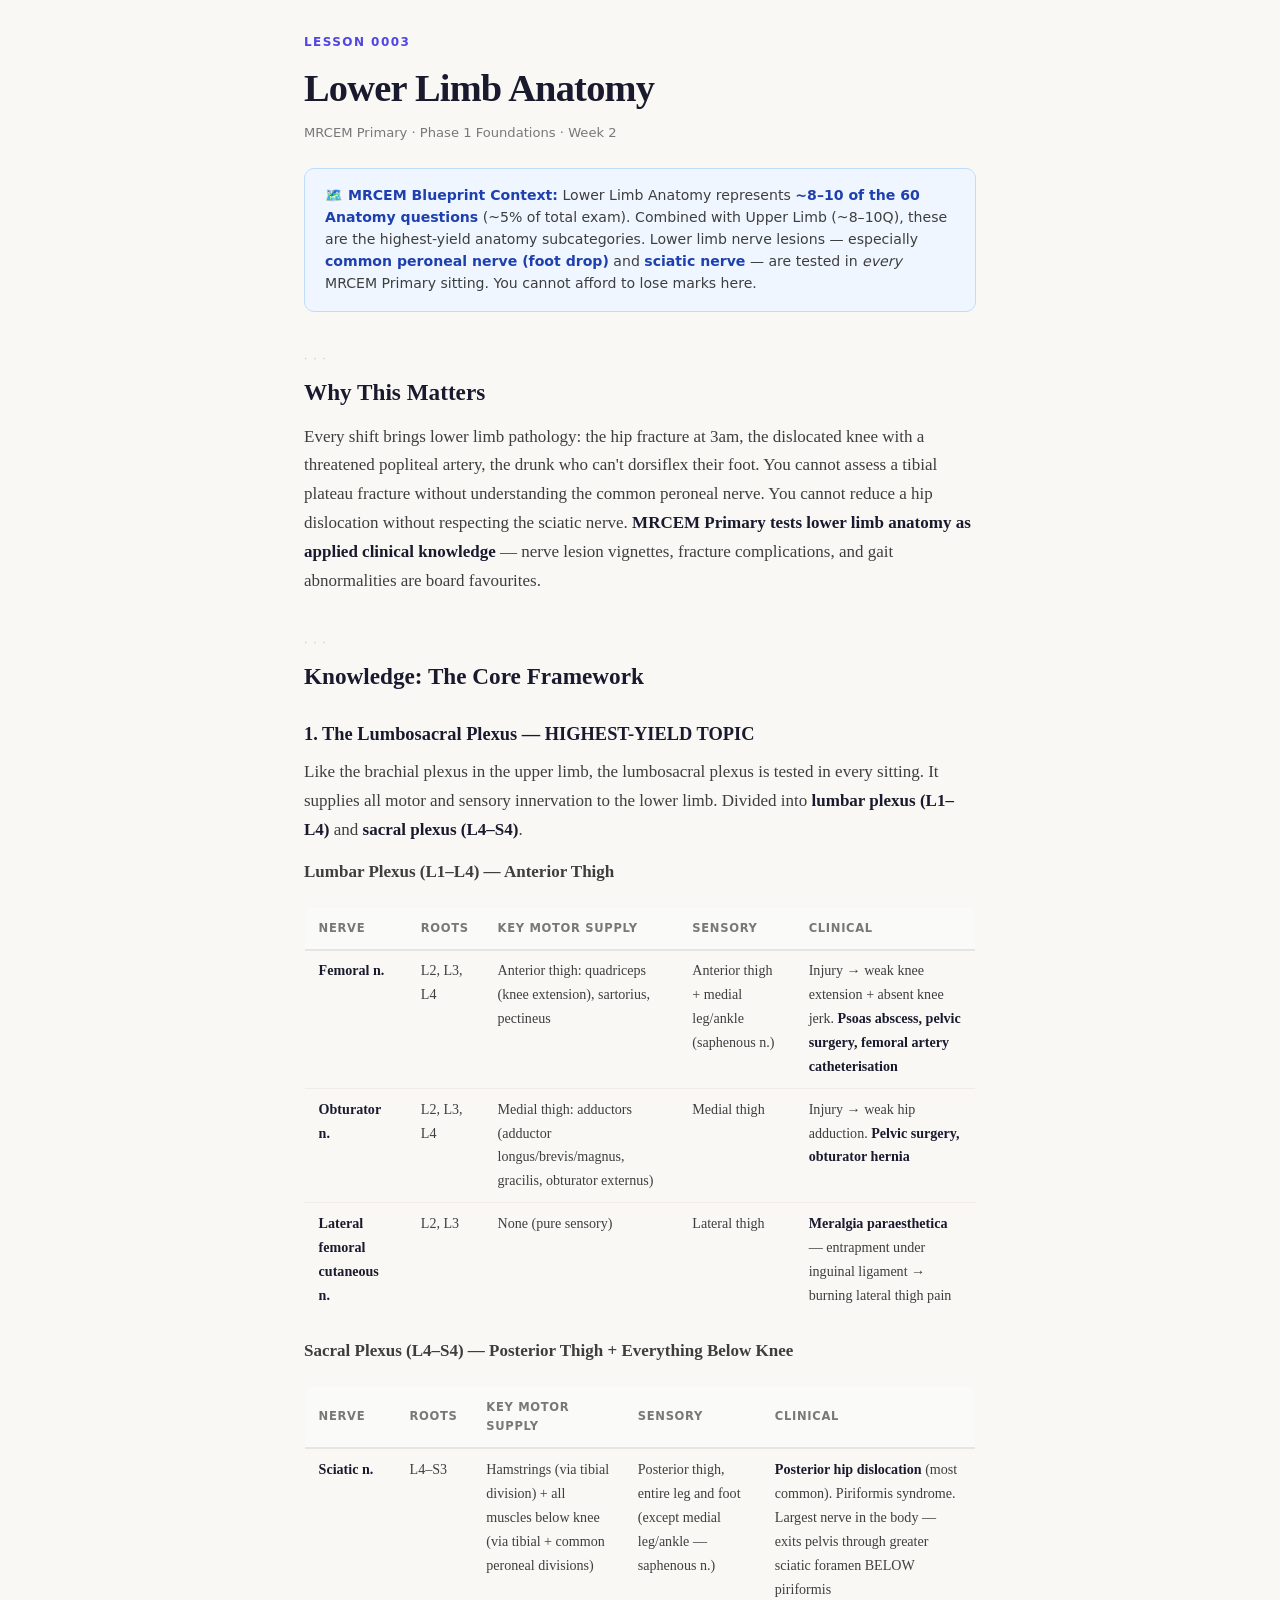
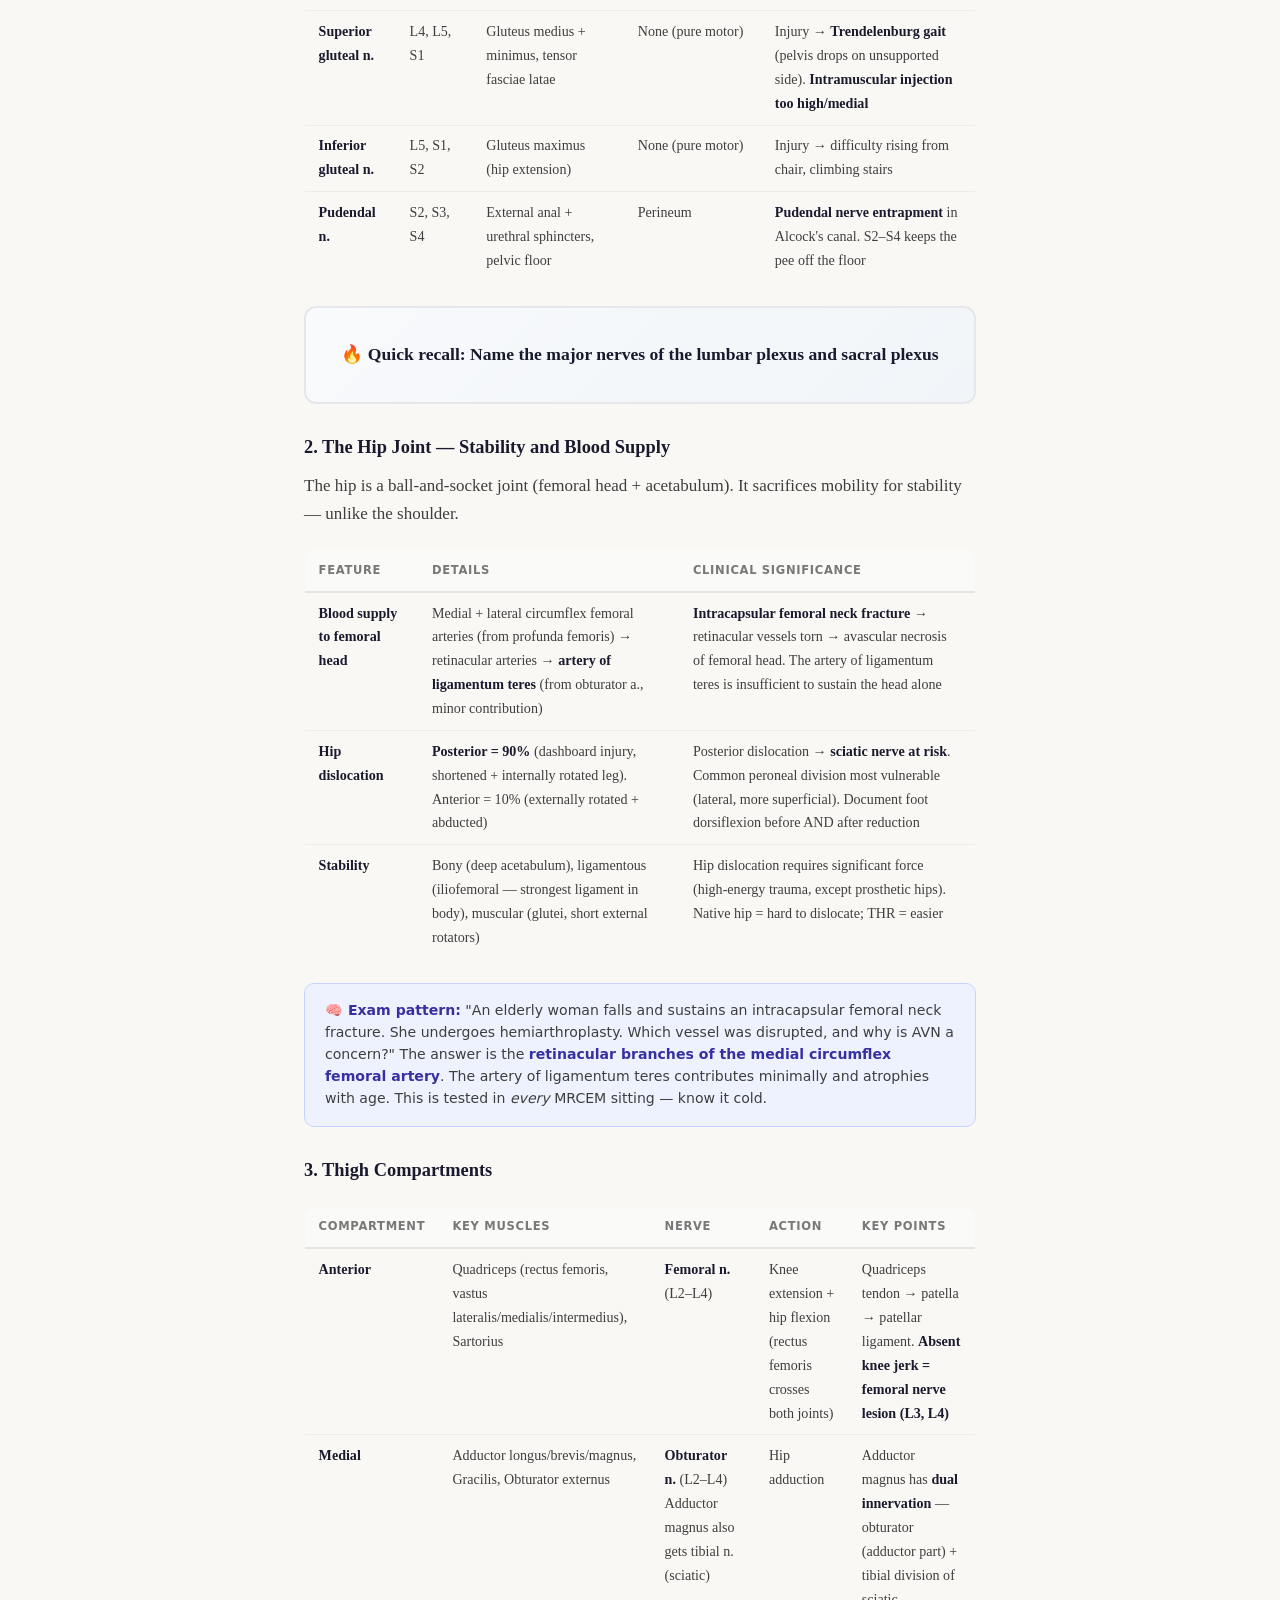
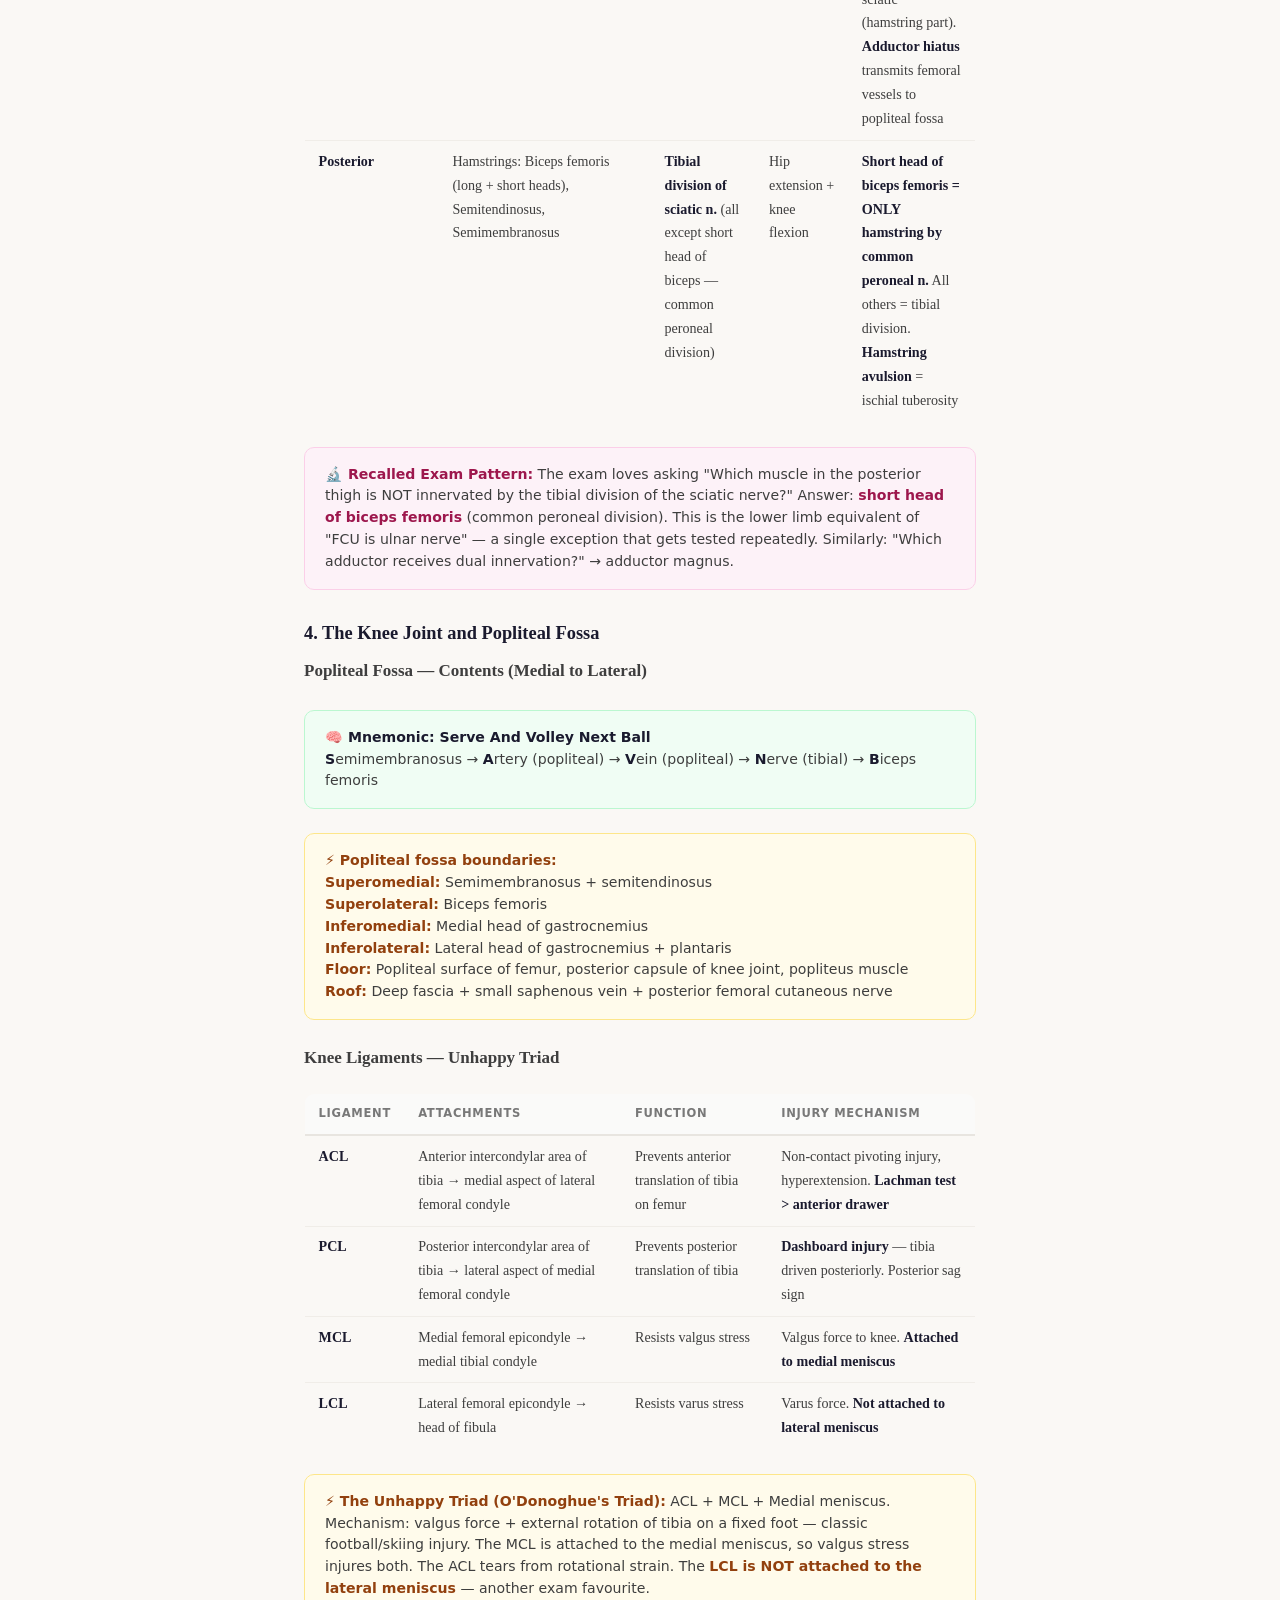
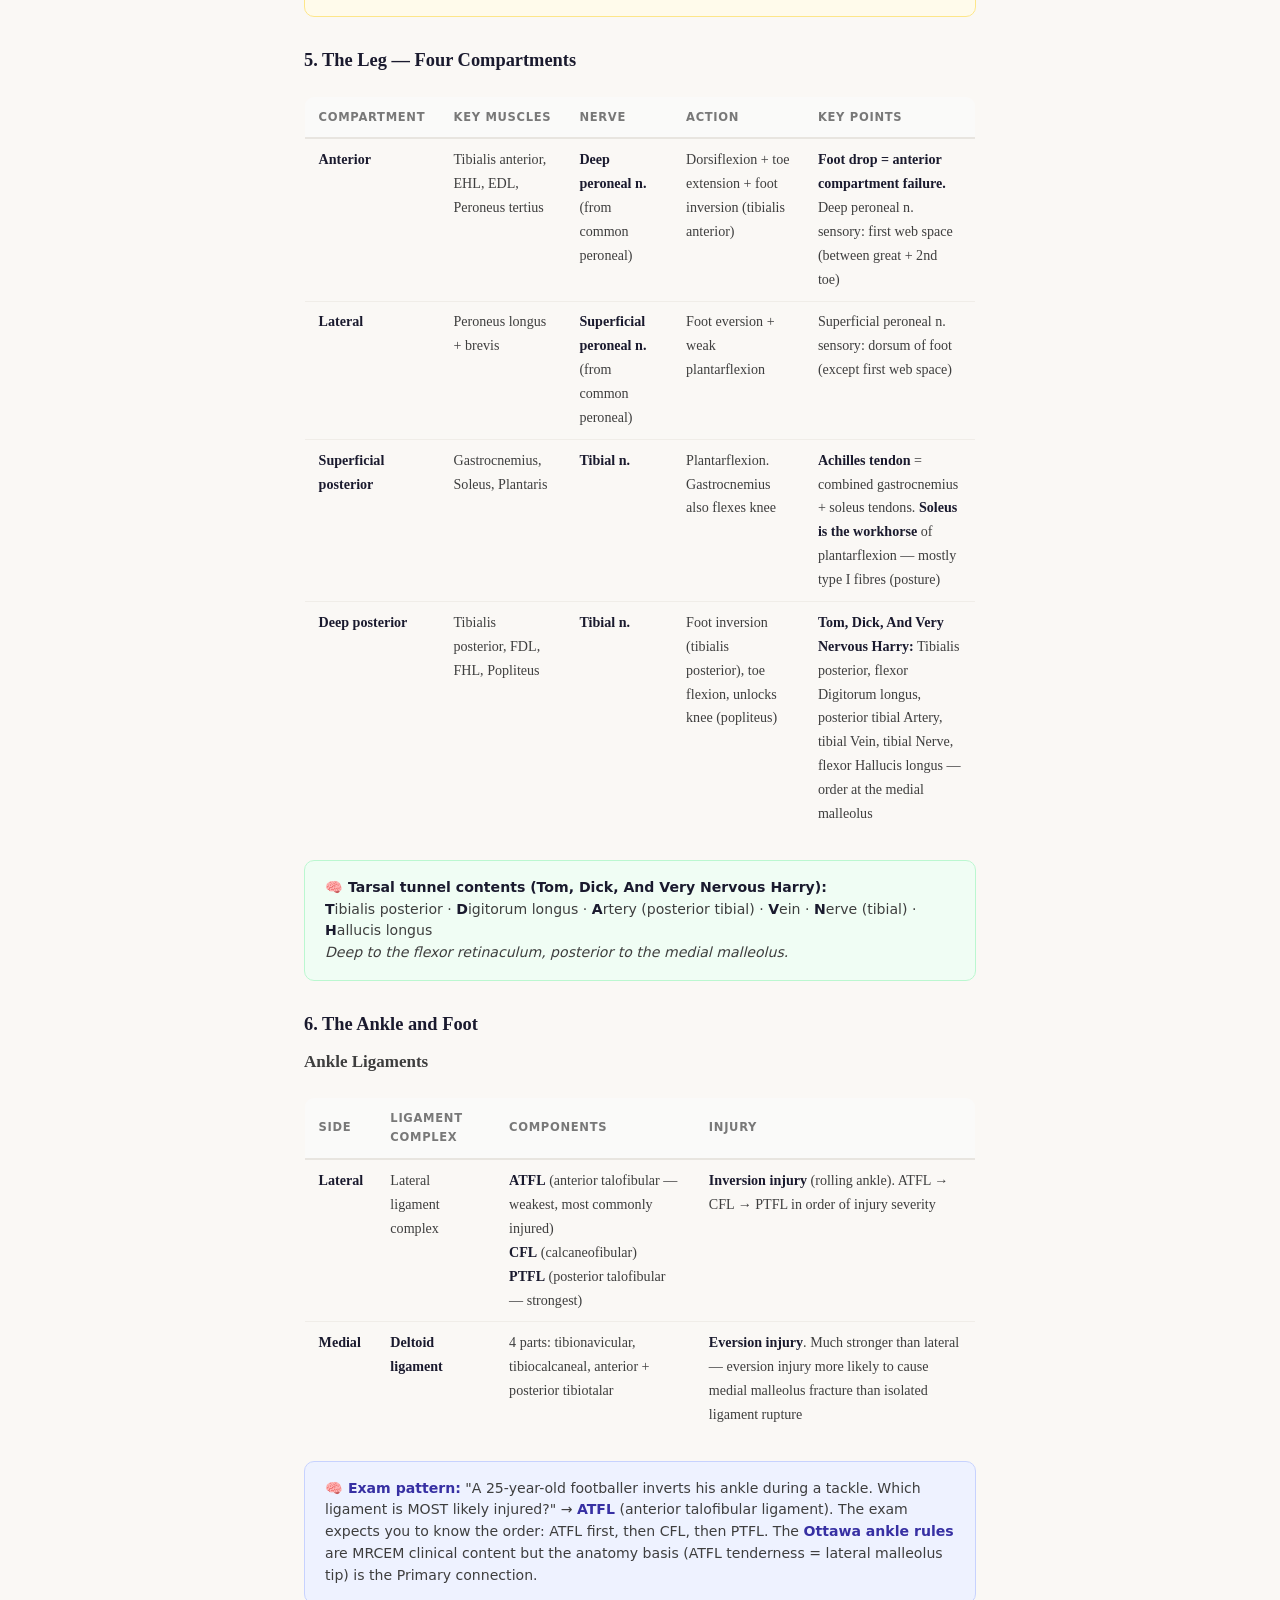
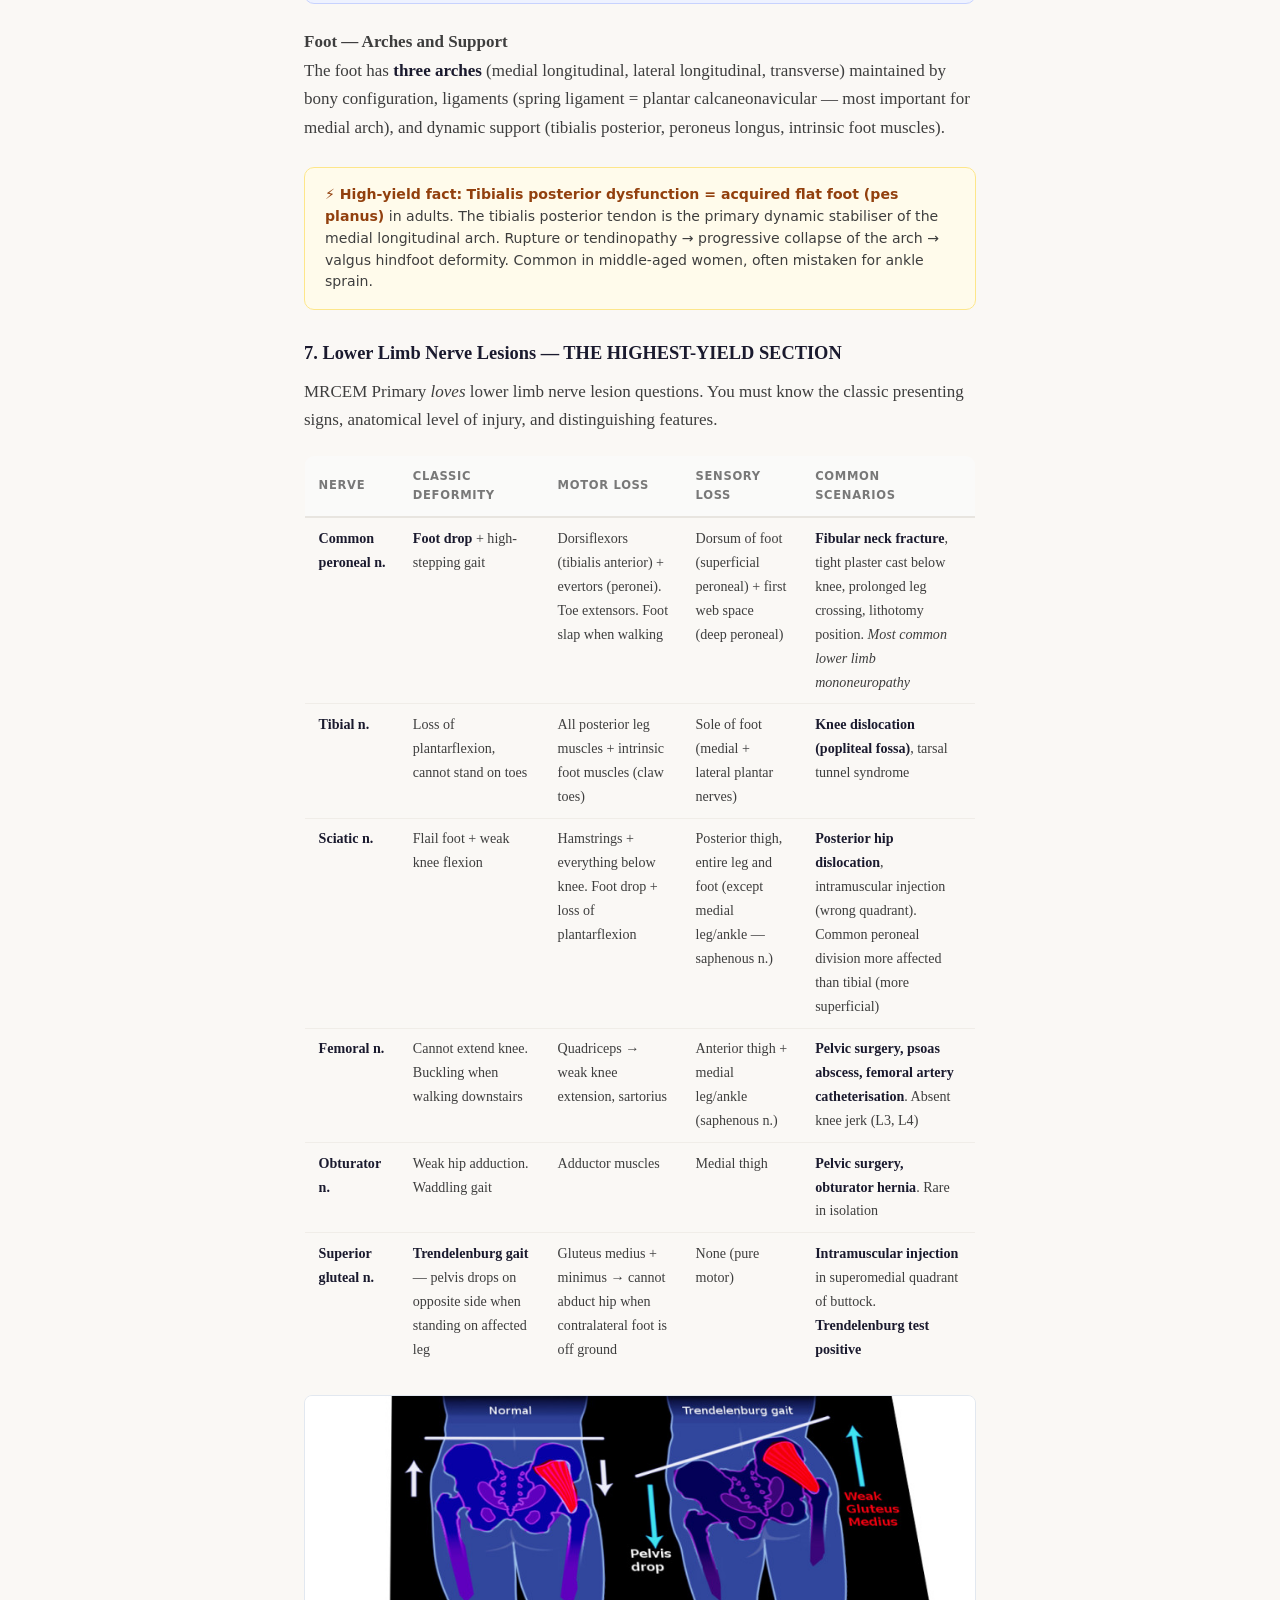
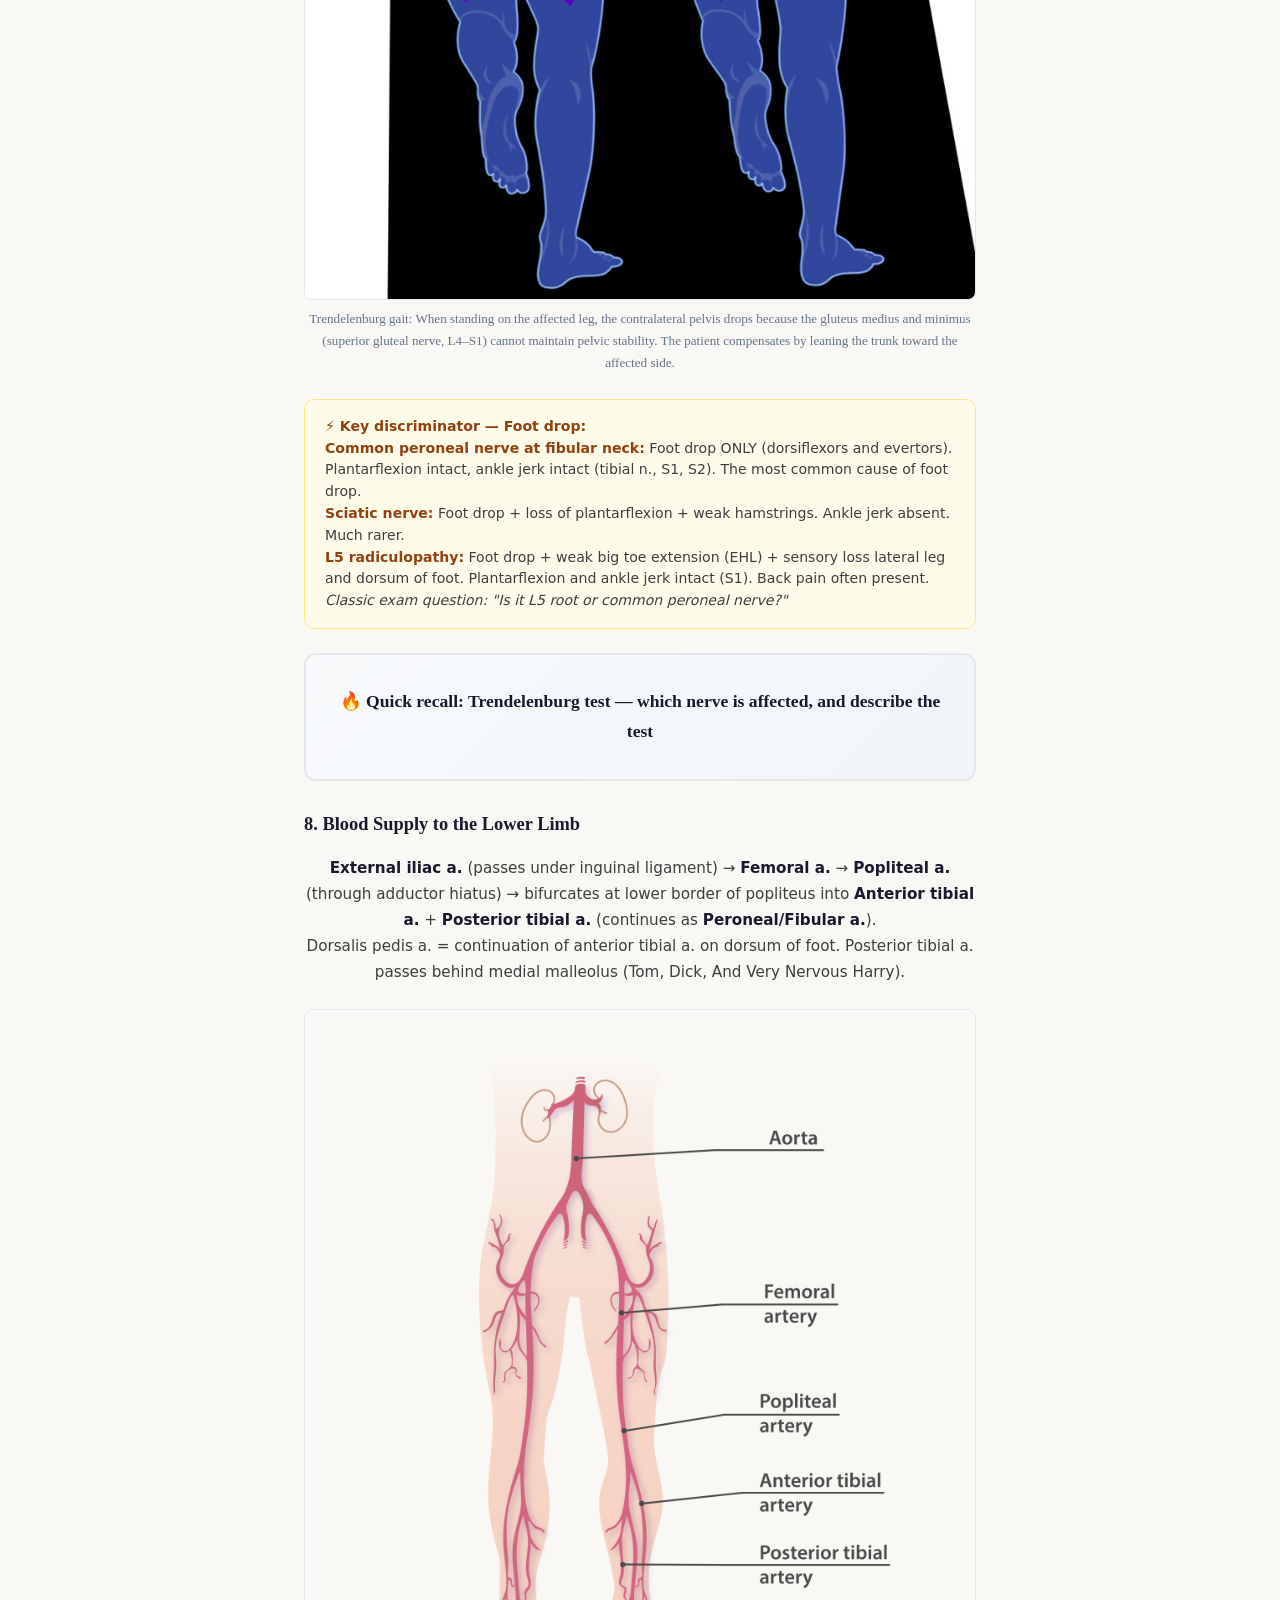
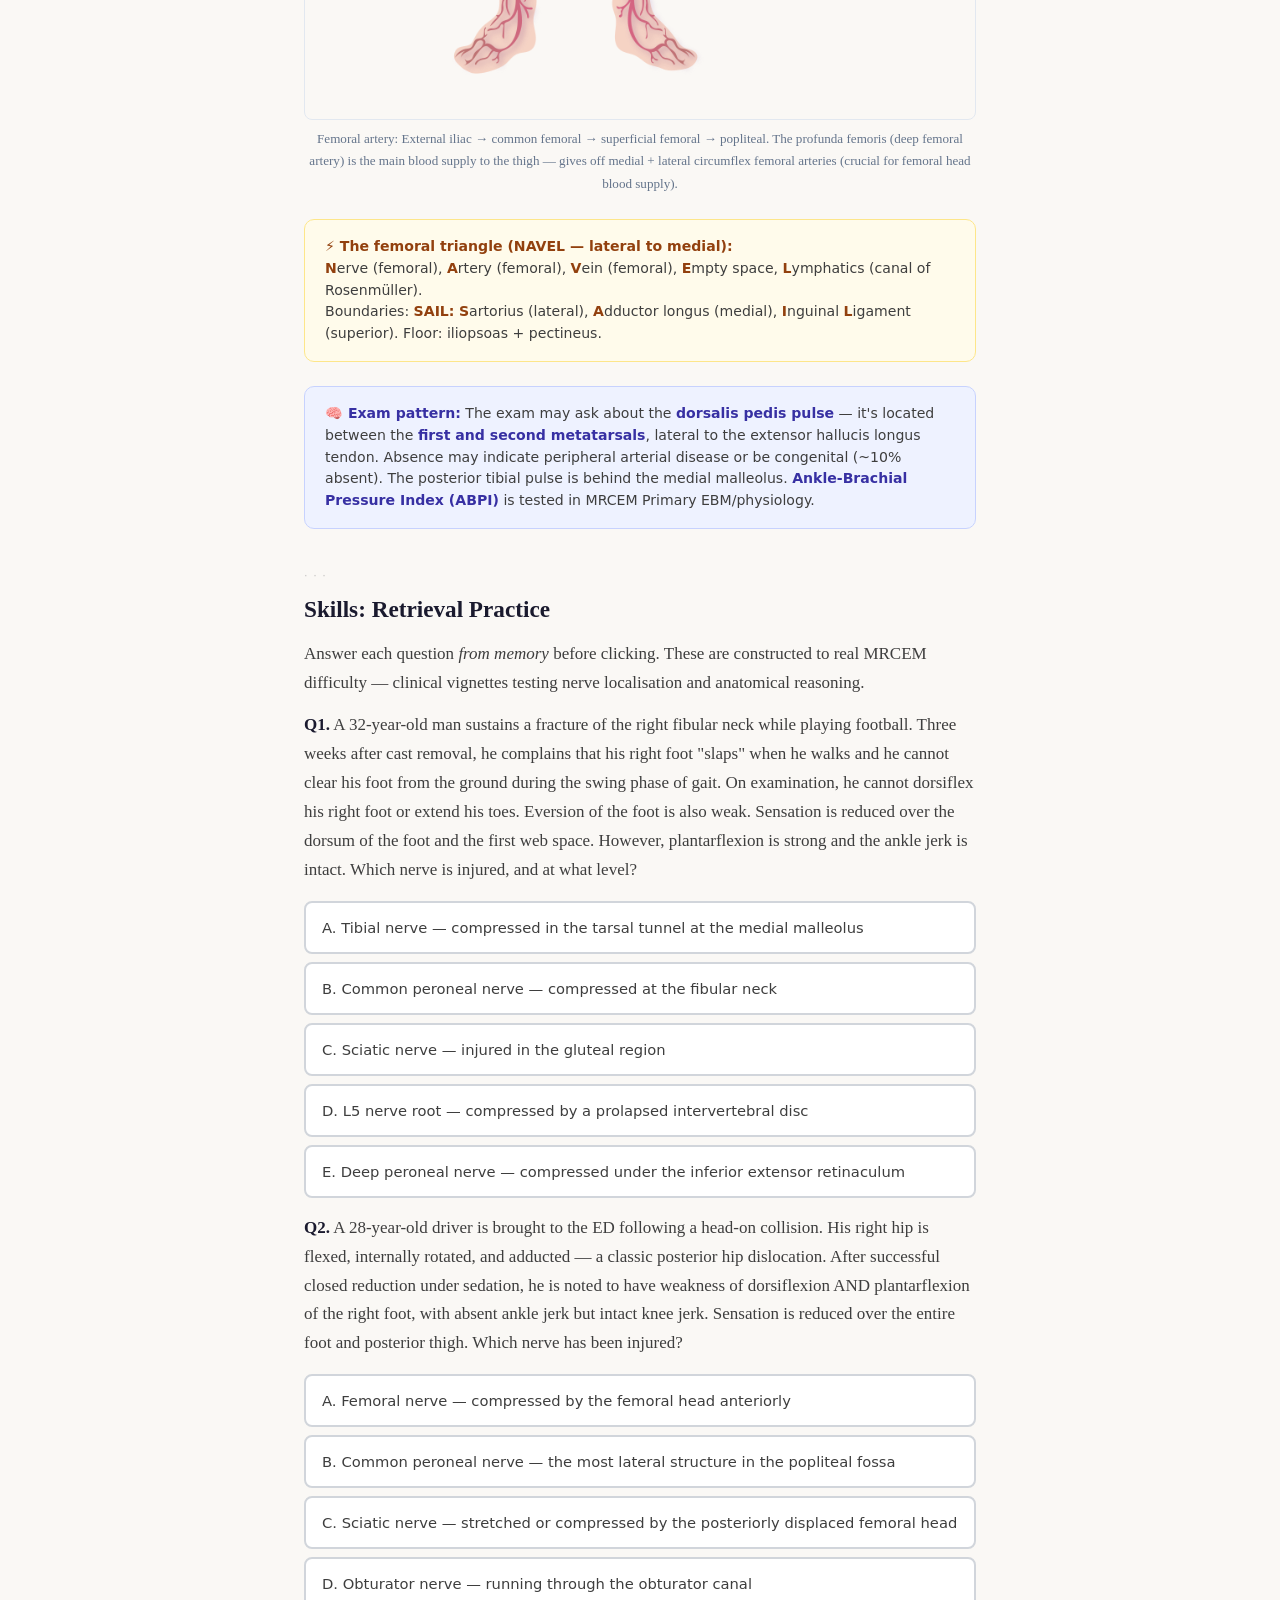
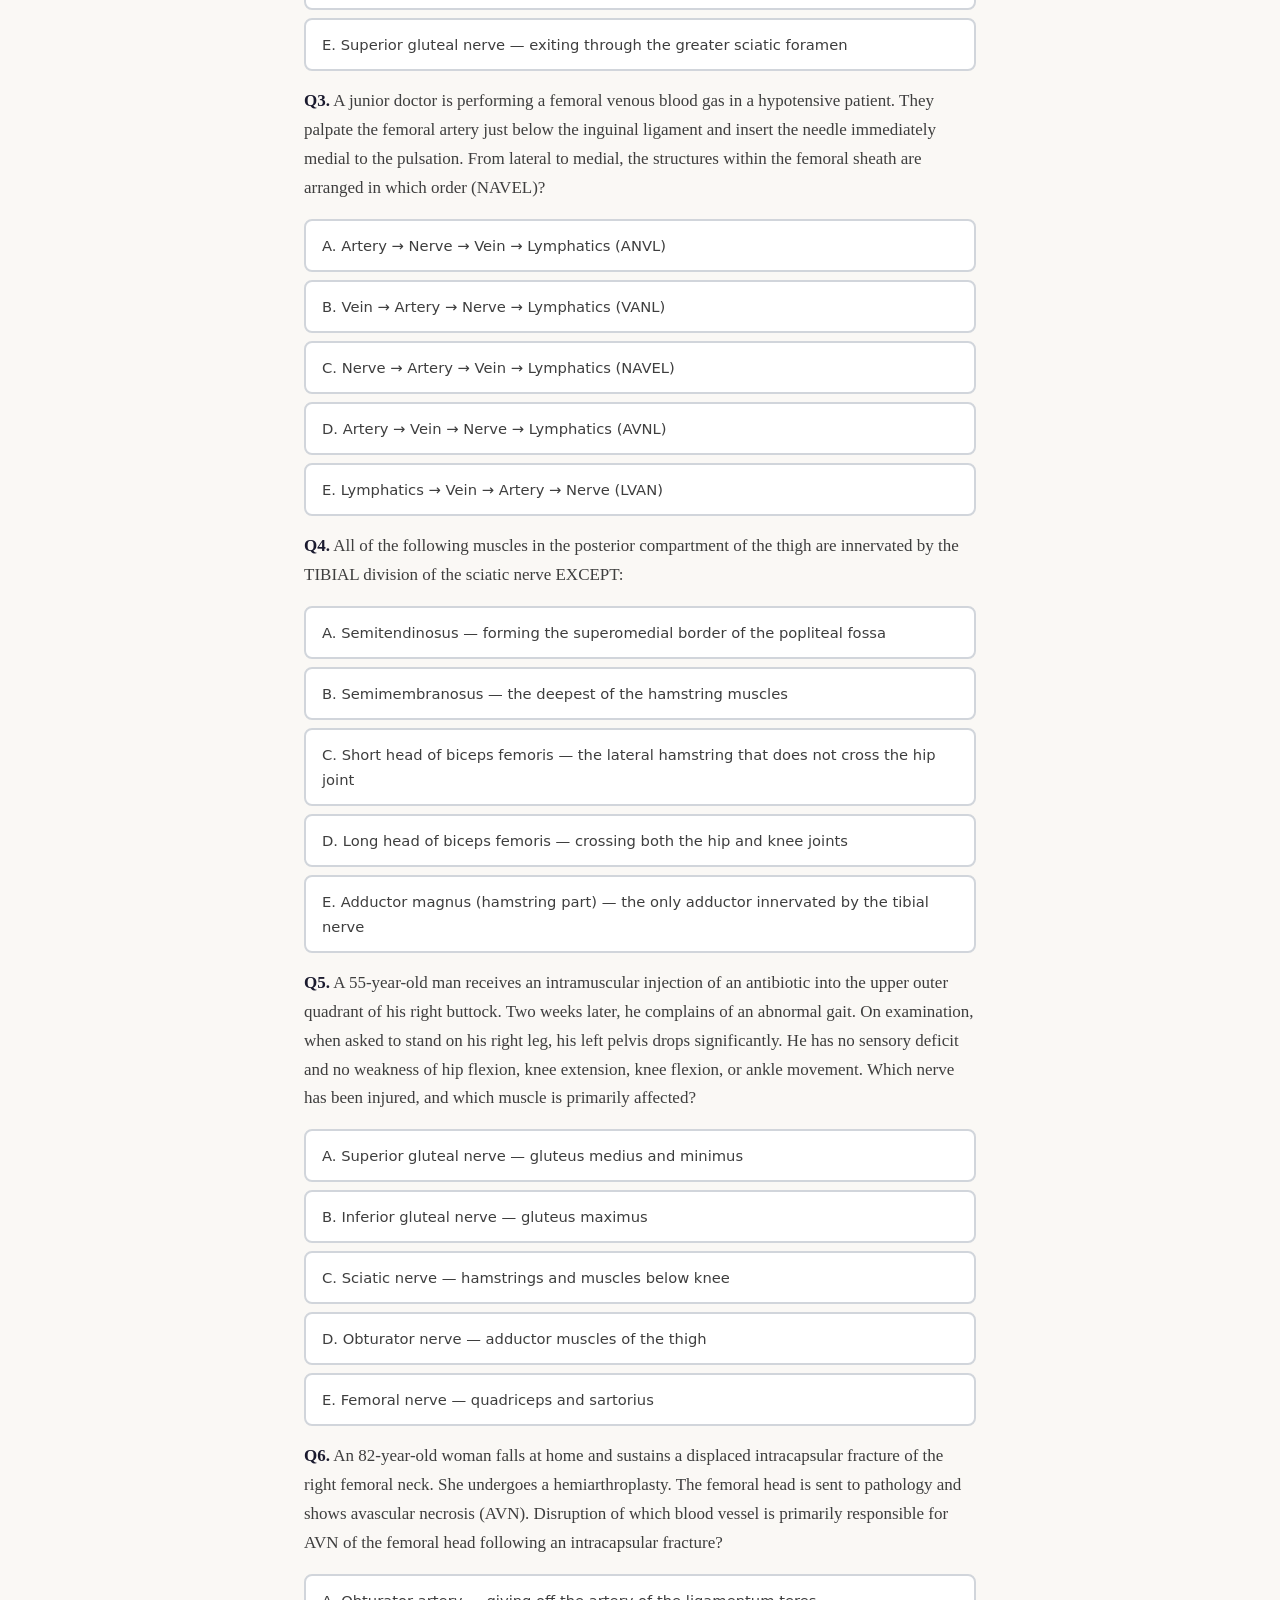
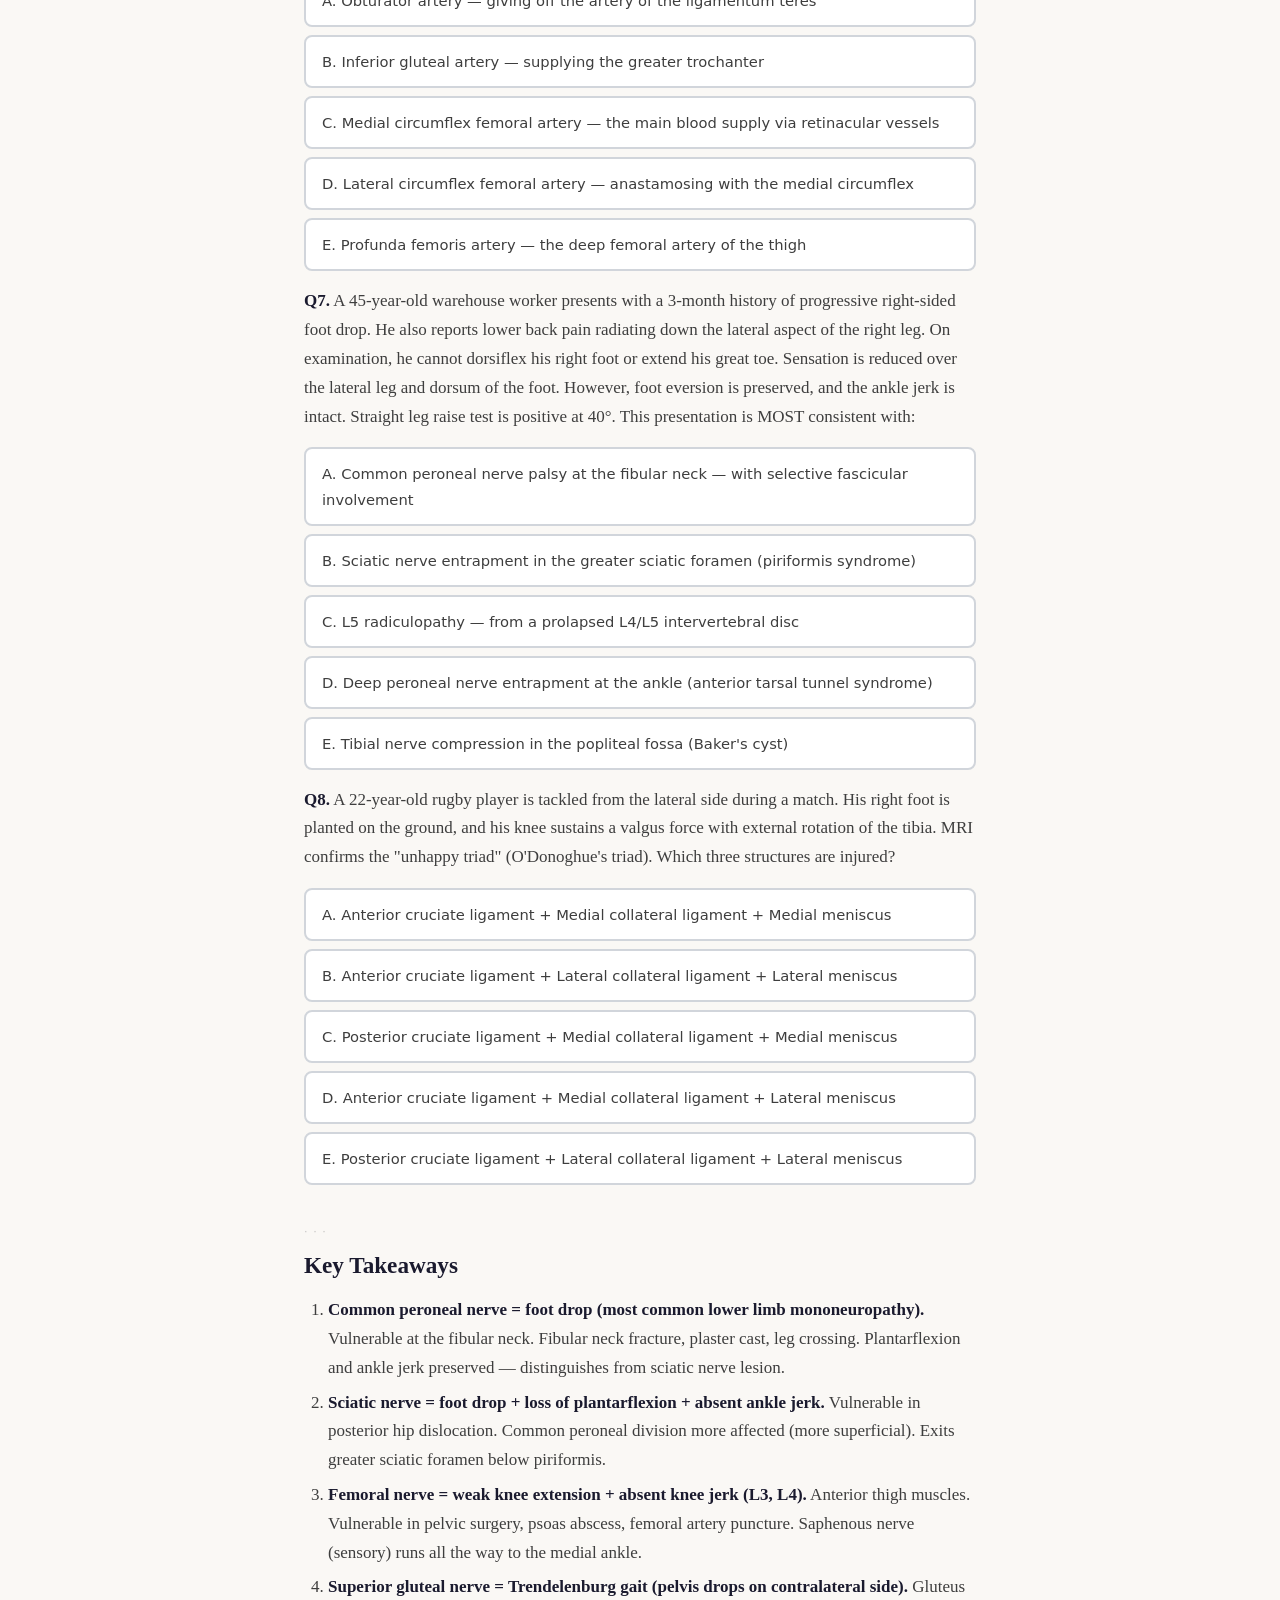
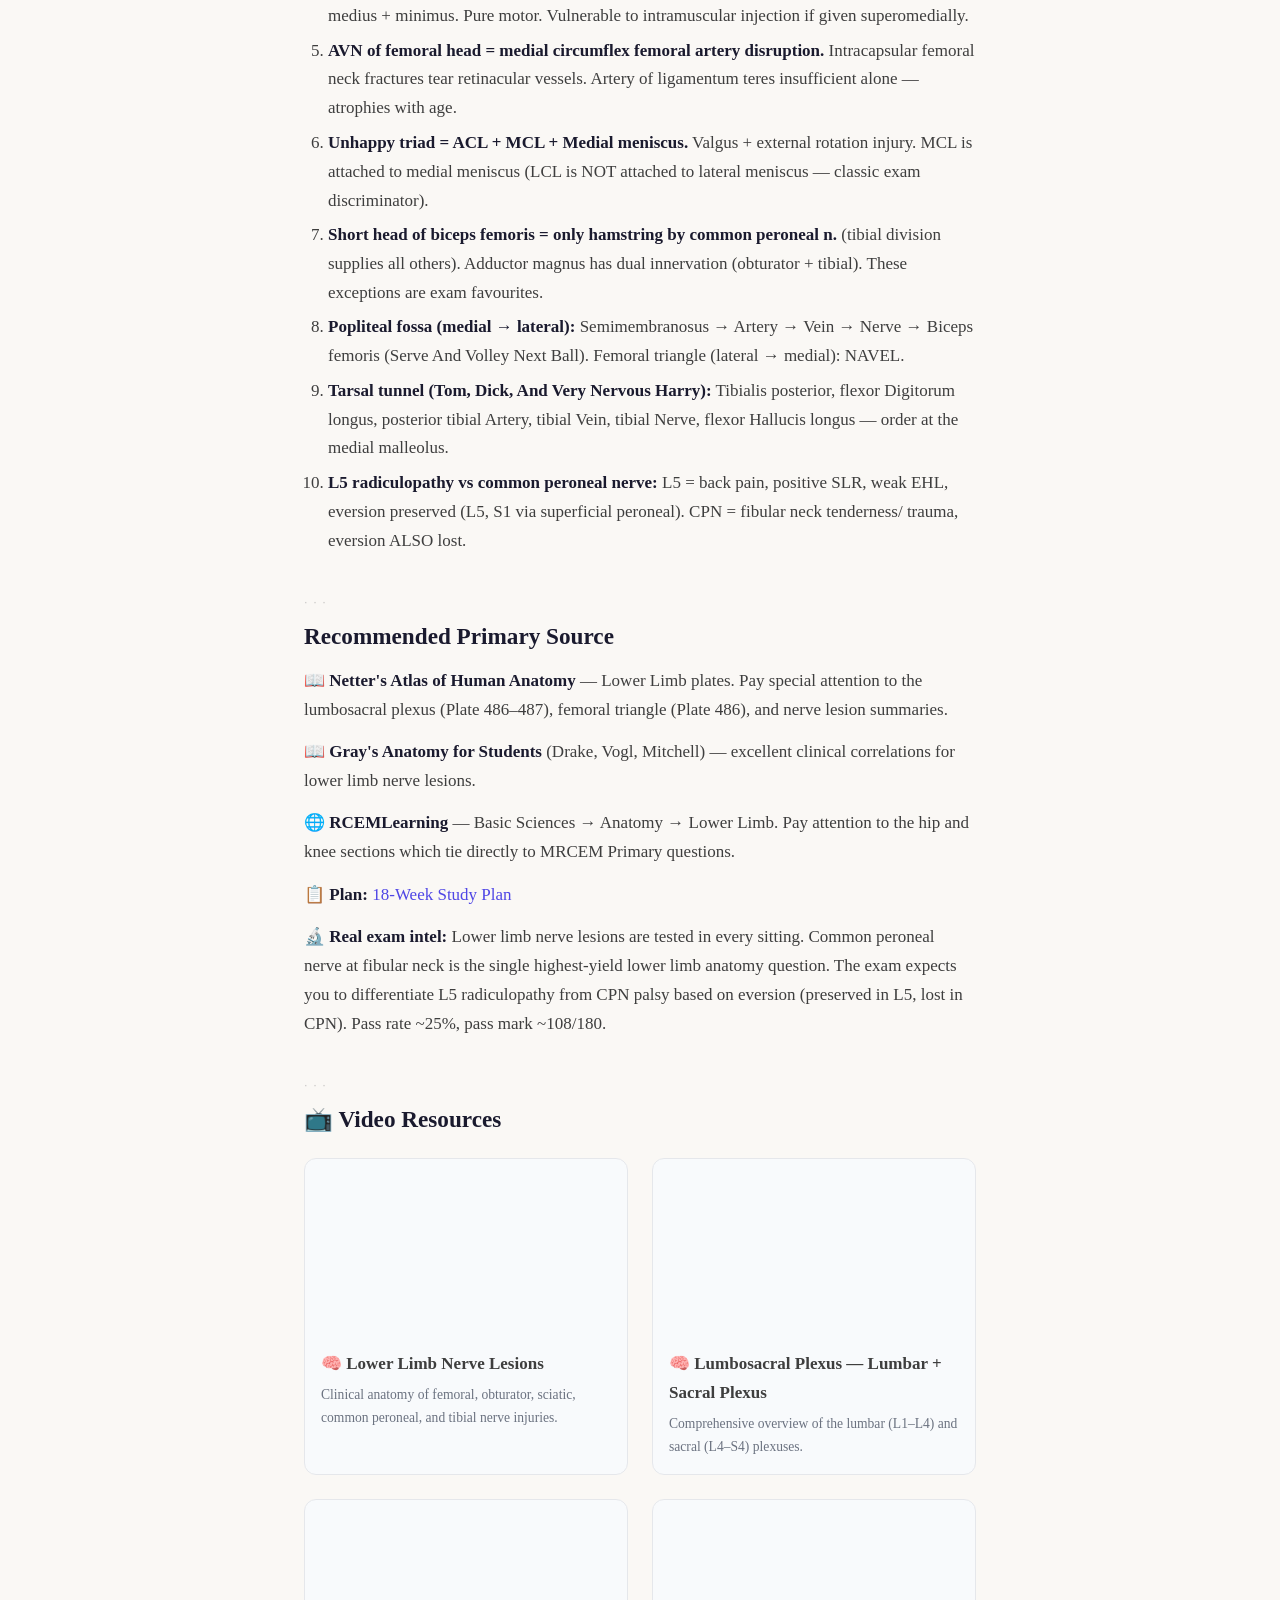
<file: lessons/0003-lower-limb-anatomy.html>
<!DOCTYPE html>
<html lang="en">
<head>
<meta charset="UTF-8">
<meta name="viewport" content="width=device-width, initial-scale=1.0">
<title>MRCEM Primary — Lesson 3: Lower Limb Anatomy</title>
<link rel="stylesheet" href="../assets/style.css">
<style>
  .quiz-options { display: flex; flex-direction: column; gap: 0.5rem; margin: 1rem 0; }
  .quiz-option { padding: 0.75rem 1rem; border: 2px solid #d1d5db; border-radius: 8px; cursor: pointer; transition: all 0.15s; background: #fff; }
  .quiz-option:hover { border-color: #6366f1; background: #eef2ff; }
  .quiz-option.correct { border-color: #059669; background: #d1fae5; }
  .quiz-option.incorrect { border-color: #dc2626; background: #fee2e2; }
  .quiz-option.reveal-correct { border-color: #059669; background: #d1fae5; }
  .answer-feedback { display: none; margin-top: 0.75rem; padding: 0.75rem 1rem; border-radius: 8px; font-size: 0.9rem; line-height: 1.55; }
  .answer-feedback.correct { display: block; background: #d1fae5; color: #065f46; }
  .answer-feedback.incorrect { display: block; background: #fee2e2; color: #991b1b; }
  .flashcard { border: 2px solid #e5e7eb; border-radius: 12px; padding: 2rem; margin: 1.5rem 0; text-align: center; cursor: pointer; user-select: none; background: linear-gradient(135deg, #f8fafc 0%, #f1f5f9 100%); }
  .flashcard .front { font-weight: 600; font-size: 1.1rem; }
  .flashcard .back { display: none; margin-top: 1rem; padding-top: 1rem; border-top: 1px solid #e5e7eb; color: #4b5563; }
  .flashcard.flipped .front { display: none; }
  .flashcard.flipped .back { display: block; }
</style>
</head>
<body>
<div class="lesson-container">

<header>
  <p class="lesson-number">Lesson 0003</p>
  <h1>Lower Limb Anatomy</h1>
  <p class="lesson-meta">MRCEM Primary · Phase 1 Foundations · Week 2</p>
</header>

<div class="blueprint-context">
  <strong>🗺️ MRCEM Blueprint Context:</strong> Lower Limb Anatomy represents <strong>~8–10 of the 60 Anatomy questions</strong> (~5% of total exam). Combined with Upper Limb (~8–10Q), these are the highest-yield anatomy subcategories. Lower limb nerve lesions — especially <strong>common peroneal nerve (foot drop)</strong> and <strong>sciatic nerve</strong> — are tested in <em>every</em> MRCEM Primary sitting. You cannot afford to lose marks here.
</div>

<section>
<h2>Why This Matters</h2>
<p>Every shift brings lower limb pathology: the hip fracture at 3am, the dislocated knee with a threatened popliteal artery, the drunk who can't dorsiflex their foot. You cannot assess a tibial plateau fracture without understanding the common peroneal nerve. You cannot reduce a hip dislocation without respecting the sciatic nerve. <strong>MRCEM Primary tests lower limb anatomy as applied clinical knowledge</strong> — nerve lesion vignettes, fracture complications, and gait abnormalities are board favourites.</p>
</section>

<section>
<h2>Knowledge: The Core Framework</h2>

<!-- ====== LUMBOSACRAL PLEXUS ====== -->
<h3>1. The Lumbosacral Plexus — HIGHEST-YIELD TOPIC</h3>
<p>Like the brachial plexus in the upper limb, the lumbosacral plexus is tested in every sitting. It supplies all motor and sensory innervation to the lower limb. Divided into <strong>lumbar plexus (L1–L4)</strong> and <strong>sacral plexus (L4–S4)</strong>.</p>

<h4>Lumbar Plexus (L1–L4) — Anterior Thigh</h4>
<table>
  <tr><th>Nerve</th><th>Roots</th><th>Key Motor Supply</th><th>Sensory</th><th>Clinical</th></tr>
  <tr>
    <td><strong>Femoral n.</strong></td>
    <td>L2, L3, L4</td>
    <td>Anterior thigh: quadriceps (knee extension), sartorius, pectineus</td>
    <td>Anterior thigh + medial leg/ankle (saphenous n.)</td>
    <td>Injury → weak knee extension + absent knee jerk. <strong>Psoas abscess, pelvic surgery, femoral artery catheterisation</strong></td>
  </tr>
  <tr>
    <td><strong>Obturator n.</strong></td>
    <td>L2, L3, L4</td>
    <td>Medial thigh: adductors (adductor longus/brevis/magnus, gracilis, obturator externus)</td>
    <td>Medial thigh</td>
    <td>Injury → weak hip adduction. <strong>Pelvic surgery, obturator hernia</strong></td>
  </tr>
  <tr>
    <td><strong>Lateral femoral cutaneous n.</strong></td>
    <td>L2, L3</td>
    <td>None (pure sensory)</td>
    <td>Lateral thigh</td>
    <td><strong>Meralgia paraesthetica</strong> — entrapment under inguinal ligament → burning lateral thigh pain</td>
  </tr>
</table>

<h4>Sacral Plexus (L4–S4) — Posterior Thigh + Everything Below Knee</h4>
<table>
  <tr><th>Nerve</th><th>Roots</th><th>Key Motor Supply</th><th>Sensory</th><th>Clinical</th></tr>
  <tr>
    <td><strong>Sciatic n.</strong></td>
    <td>L4–S3</td>
    <td>Hamstrings (via tibial division) + all muscles below knee (via tibial + common peroneal divisions)</td>
    <td>Posterior thigh, entire leg and foot (except medial leg/ankle — saphenous n.)</td>
    <td><strong>Posterior hip dislocation</strong> (most common). Piriformis syndrome. Largest nerve in the body — exits pelvis through greater sciatic foramen BELOW piriformis</td>
  </tr>
  <tr>
    <td><strong>Superior gluteal n.</strong></td>
    <td>L4, L5, S1</td>
    <td>Gluteus medius + minimus, tensor fasciae latae</td>
    <td>None (pure motor)</td>
    <td>Injury → <strong>Trendelenburg gait</strong> (pelvis drops on unsupported side). <strong>Intramuscular injection too high/medial</strong></td>
  </tr>
  <tr>
    <td><strong>Inferior gluteal n.</strong></td>
    <td>L5, S1, S2</td>
    <td>Gluteus maximus (hip extension)</td>
    <td>None (pure motor)</td>
    <td>Injury → difficulty rising from chair, climbing stairs</td>
  </tr>
  <tr>
    <td><strong>Pudendal n.</strong></td>
    <td>S2, S3, S4</td>
    <td>External anal + urethral sphincters, pelvic floor</td>
    <td>Perineum</td>
    <td><strong>Pudendal nerve entrapment</strong> in Alcock's canal. S2–S4 keeps the pee off the floor</td>
  </tr>
</table>

<div class="flashcard" onclick="this.classList.toggle('flipped')">
  <div class="front">🔥 Quick recall: Name the major nerves of the lumbar plexus and sacral plexus</div>
  <div class="back">
    <strong>Lumbar plexus (L1–L4):</strong> Femoral n., Obturator n., Lateral femoral cutaneous n.<br>
    <strong>Sacral plexus (L4–S4):</strong> Sciatic n. (L4–S3), Superior gluteal n., Inferior gluteal n., Pudendal n. (S2–S4)<br>
    <strong>Sciatic = tibial division + common peroneal division</strong> — they separate in the distal posterior thigh/popliteal fossa
  </div>
</div>

<!-- ====== HIP JOINT ====== -->
<h3>2. The Hip Joint — Stability and Blood Supply</h3>
<p>The hip is a ball-and-socket joint (femoral head + acetabulum). It sacrifices mobility for stability — unlike the shoulder.</p>

<table>
  <tr><th>Feature</th><th>Details</th><th>Clinical Significance</th></tr>
  <tr>
    <td><strong>Blood supply to femoral head</strong></td>
    <td>Medial + lateral circumflex femoral arteries (from profunda femoris) → retinacular arteries → <strong>artery of ligamentum teres</strong> (from obturator a., minor contribution)</td>
    <td><strong>Intracapsular femoral neck fracture</strong> → retinacular vessels torn → avascular necrosis of femoral head. The artery of ligamentum teres is insufficient to sustain the head alone</td>
  </tr>
  <tr>
    <td><strong>Hip dislocation</strong></td>
    <td><strong>Posterior = 90%</strong> (dashboard injury, shortened + internally rotated leg). Anterior = 10% (externally rotated + abducted)</td>
    <td>Posterior dislocation → <strong>sciatic nerve at risk</strong>. Common peroneal division most vulnerable (lateral, more superficial). Document foot dorsiflexion before AND after reduction</td>
  </tr>
  <tr>
    <td><strong>Stability</strong></td>
    <td>Bony (deep acetabulum), ligamentous (iliofemoral — strongest ligament in body), muscular (glutei, short external rotators)</td>
    <td>Hip dislocation requires significant force (high-energy trauma, except prosthetic hips). Native hip = hard to dislocate; THR = easier</td>
  </tr>
</table>

<div class="exam-tip">
  <strong>🧠 Exam pattern:</strong> "An elderly woman falls and sustains an intracapsular femoral neck fracture. She undergoes hemiarthroplasty. Which vessel was disrupted, and why is AVN a concern?" The answer is the <strong>retinacular branches of the medial circumflex femoral artery</strong>. The artery of ligamentum teres contributes minimally and atrophies with age. This is tested in <em>every</em> MRCEM sitting — know it cold.
</div>

<!-- ====== THIGH COMPARTMENTS ====== -->
<h3>3. Thigh Compartments</h3>
<table>
  <tr><th>Compartment</th><th>Key Muscles</th><th>Nerve</th><th>Action</th><th>Key Points</th></tr>
  <tr>
    <td><strong>Anterior</strong></td>
    <td>Quadriceps (rectus femoris, vastus lateralis/medialis/intermedius), Sartorius</td>
    <td><strong>Femoral n.</strong> (L2–L4)</td>
    <td>Knee extension + hip flexion (rectus femoris crosses both joints)</td>
    <td>Quadriceps tendon → patella → patellar ligament. <strong>Absent knee jerk = femoral nerve lesion (L3, L4)</strong></td>
  </tr>
  <tr>
    <td><strong>Medial</strong></td>
    <td>Adductor longus/brevis/magnus, Gracilis, Obturator externus</td>
    <td><strong>Obturator n.</strong> (L2–L4)<br>Adductor magnus also gets tibial n. (sciatic)</td>
    <td>Hip adduction</td>
    <td>Adductor magnus has <strong>dual innervation</strong> — obturator (adductor part) + tibial division of sciatic (hamstring part). <strong>Adductor hiatus</strong> transmits femoral vessels to popliteal fossa</td>
  </tr>
  <tr>
    <td><strong>Posterior</strong></td>
    <td>Hamstrings: Biceps femoris (long + short heads), Semitendinosus, Semimembranosus</td>
    <td><strong>Tibial division of sciatic n.</strong> (all except short head of biceps — common peroneal division)</td>
    <td>Hip extension + knee flexion</td>
    <td><strong>Short head of biceps femoris = ONLY hamstring by common peroneal n.</strong> All others = tibial division. <strong>Hamstring avulsion</strong> = ischial tuberosity</td>
  </tr>
</table>

<div class="exam-pattern">
  <strong>🔬 Recalled Exam Pattern:</strong> The exam loves asking "Which muscle in the posterior thigh is NOT innervated by the tibial division of the sciatic nerve?" Answer: <strong>short head of biceps femoris</strong> (common peroneal division). This is the lower limb equivalent of "FCU is ulnar nerve" — a single exception that gets tested repeatedly. Similarly: "Which adductor receives dual innervation?" → adductor magnus.
</div>

<!-- ====== KNEE AND POPLITEAL FOSSA ====== -->
<h3>4. The Knee Joint and Popliteal Fossa</h3>

<h4>Popliteal Fossa — Contents (Medial to Lateral)</h4>
<p class="mnemonic"><strong>🧠 Mnemonic: Serve And Volley Next Ball</strong><br>
<strong>S</strong>emimembranosus → <strong>A</strong>rtery (popliteal) → <strong>V</strong>ein (popliteal) → <strong>N</strong>erve (tibial) → <strong>B</strong>iceps femoris</p>

<div class="key-point">
  <strong>⚡ Popliteal fossa boundaries:</strong><br>
  <strong>Superomedial:</strong> Semimembranosus + semitendinosus<br>
  <strong>Superolateral:</strong> Biceps femoris<br>
  <strong>Inferomedial:</strong> Medial head of gastrocnemius<br>
  <strong>Inferolateral:</strong> Lateral head of gastrocnemius + plantaris<br>
  <strong>Floor:</strong> Popliteal surface of femur, posterior capsule of knee joint, popliteus muscle<br>
  <strong>Roof:</strong> Deep fascia + small saphenous vein + posterior femoral cutaneous nerve
</div>

<h4>Knee Ligaments — Unhappy Triad</h4>
<table>
  <tr><th>Ligament</th><th>Attachments</th><th>Function</th><th>Injury Mechanism</th></tr>
  <tr>
    <td><strong>ACL</strong></td>
    <td>Anterior intercondylar area of tibia → medial aspect of lateral femoral condyle</td>
    <td>Prevents anterior translation of tibia on femur</td>
    <td>Non-contact pivoting injury, hyperextension. <strong>Lachman test > anterior drawer</strong></td>
  </tr>
  <tr>
    <td><strong>PCL</strong></td>
    <td>Posterior intercondylar area of tibia → lateral aspect of medial femoral condyle</td>
    <td>Prevents posterior translation of tibia</td>
    <td><strong>Dashboard injury</strong> — tibia driven posteriorly. Posterior sag sign</td>
  </tr>
  <tr>
    <td><strong>MCL</strong></td>
    <td>Medial femoral epicondyle → medial tibial condyle</td>
    <td>Resists valgus stress</td>
    <td>Valgus force to knee. <strong>Attached to medial meniscus</strong></td>
  </tr>
  <tr>
    <td><strong>LCL</strong></td>
    <td>Lateral femoral epicondyle → head of fibula</td>
    <td>Resists varus stress</td>
    <td>Varus force. <strong>Not attached to lateral meniscus</strong></td>
  </tr>
</table>

<div class="key-point">
  <strong>⚡ The Unhappy Triad (O'Donoghue's Triad):</strong> ACL + MCL + Medial meniscus. Mechanism: valgus force + external rotation of tibia on a fixed foot — classic football/skiing injury. The MCL is attached to the medial meniscus, so valgus stress injures both. The ACL tears from rotational strain. The <strong>LCL is NOT attached to the lateral meniscus</strong> — another exam favourite.
</div>

<!-- ====== LEG COMPARTMENTS ====== -->
<h3>5. The Leg — Four Compartments</h3>
<table>
  <tr><th>Compartment</th><th>Key Muscles</th><th>Nerve</th><th>Action</th><th>Key Points</th></tr>
  <tr>
    <td><strong>Anterior</strong></td>
    <td>Tibialis anterior, EHL, EDL, Peroneus tertius</td>
    <td><strong>Deep peroneal n.</strong> (from common peroneal)</td>
    <td>Dorsiflexion + toe extension + foot inversion (tibialis anterior)</td>
    <td><strong>Foot drop = anterior compartment failure.</strong> Deep peroneal n. sensory: first web space (between great + 2nd toe)</td>
  </tr>
  <tr>
    <td><strong>Lateral</strong></td>
    <td>Peroneus longus + brevis</td>
    <td><strong>Superficial peroneal n.</strong> (from common peroneal)</td>
    <td>Foot eversion + weak plantarflexion</td>
    <td>Superficial peroneal n. sensory: dorsum of foot (except first web space)</td>
  </tr>
  <tr>
    <td><strong>Superficial posterior</strong></td>
    <td>Gastrocnemius, Soleus, Plantaris</td>
    <td><strong>Tibial n.</strong></td>
    <td>Plantarflexion. Gastrocnemius also flexes knee</td>
    <td><strong>Achilles tendon</strong> = combined gastrocnemius + soleus tendons. <strong>Soleus is the workhorse</strong> of plantarflexion — mostly type I fibres (posture)</td>
  </tr>
  <tr>
    <td><strong>Deep posterior</strong></td>
    <td>Tibialis posterior, FDL, FHL, Popliteus</td>
    <td><strong>Tibial n.</strong></td>
    <td>Foot inversion (tibialis posterior), toe flexion, unlocks knee (popliteus)</td>
    <td><strong>Tom, Dick, And Very Nervous Harry:</strong> Tibialis posterior, flexor Digitorum longus, posterior tibial Artery, tibial Vein, tibial Nerve, flexor Hallucis longus — order at the medial malleolus</td>
  </tr>
</table>

<div class="mnemonic">
  <strong>🧠 Tarsal tunnel contents (Tom, Dick, And Very Nervous Harry):</strong><br>
  <strong>T</strong>ibialis posterior · <strong>D</strong>igitorum longus · <strong>A</strong>rtery (posterior tibial) · <strong>V</strong>ein · <strong>N</strong>erve (tibial) · <strong>H</strong>allucis longus<br>
  <em>Deep to the flexor retinaculum, posterior to the medial malleolus.</em>
</div>

<!-- ====== ANKLE AND FOOT ====== -->
<h3>6. The Ankle and Foot</h3>

<h4>Ankle Ligaments</h4>
<table>
  <tr><th>Side</th><th>Ligament Complex</th><th>Components</th><th>Injury</th></tr>
  <tr>
    <td><strong>Lateral</strong></td>
    <td>Lateral ligament complex</td>
    <td><strong>ATFL</strong> (anterior talofibular — weakest, most commonly injured)<br><strong>CFL</strong> (calcaneofibular)<br><strong>PTFL</strong> (posterior talofibular — strongest)</td>
    <td><strong>Inversion injury</strong> (rolling ankle). ATFL → CFL → PTFL in order of injury severity</td>
  </tr>
  <tr>
    <td><strong>Medial</strong></td>
    <td><strong>Deltoid ligament</strong></td>
    <td>4 parts: tibionavicular, tibiocalcaneal, anterior + posterior tibiotalar</td>
    <td><strong>Eversion injury</strong>. Much stronger than lateral — eversion injury more likely to cause medial malleolus fracture than isolated ligament rupture</td>
  </tr>
</table>

<div class="exam-tip">
  <strong>🧠 Exam pattern:</strong> "A 25-year-old footballer inverts his ankle during a tackle. Which ligament is MOST likely injured?" → <strong>ATFL</strong> (anterior talofibular ligament). The exam expects you to know the order: ATFL first, then CFL, then PTFL. The <strong>Ottawa ankle rules</strong> are MRCEM clinical content but the anatomy basis (ATFL tenderness = lateral malleolus tip) is the Primary connection.
</div>

<h4>Foot — Arches and Support</h4>
<p>The foot has <strong>three arches</strong> (medial longitudinal, lateral longitudinal, transverse) maintained by bony configuration, ligaments (spring ligament = plantar calcaneonavicular — most important for medial arch), and dynamic support (tibialis posterior, peroneus longus, intrinsic foot muscles).</p>

<div class="key-point">
  <strong>⚡ High-yield fact:</strong> <strong>Tibialis posterior dysfunction = acquired flat foot (pes planus)</strong> in adults. The tibialis posterior tendon is the primary dynamic stabiliser of the medial longitudinal arch. Rupture or tendinopathy → progressive collapse of the arch → valgus hindfoot deformity. Common in middle-aged women, often mistaken for ankle sprain.
</div>

<!-- ====== NERVE LESIONS ====== -->
<h3>7. Lower Limb Nerve Lesions — THE HIGHEST-YIELD SECTION</h3>
<p>MRCEM Primary <em>loves</em> lower limb nerve lesion questions. You must know the classic presenting signs, anatomical level of injury, and distinguishing features.</p>

<table>
  <tr><th>Nerve</th><th>Classic Deformity</th><th>Motor Loss</th><th>Sensory Loss</th><th>Common Scenarios</th></tr>
  <tr>
    <td><strong>Common peroneal n.</strong></td>
    <td><strong>Foot drop</strong> + high-stepping gait</td>
    <td>Dorsiflexors (tibialis anterior) + evertors (peronei). Toe extensors. Foot slap when walking</td>
    <td>Dorsum of foot (superficial peroneal) + first web space (deep peroneal)</td>
    <td><strong>Fibular neck fracture</strong>, tight plaster cast below knee, prolonged leg crossing, lithotomy position. <em>Most common lower limb mononeuropathy</em></td>
  </tr>
  <tr>
    <td><strong>Tibial n.</strong></td>
    <td>Loss of plantarflexion, cannot stand on toes</td>
    <td>All posterior leg muscles + intrinsic foot muscles (claw toes)</td>
    <td>Sole of foot (medial + lateral plantar nerves)</td>
    <td><strong>Knee dislocation (popliteal fossa)</strong>, tarsal tunnel syndrome</td>
  </tr>
  <tr>
    <td><strong>Sciatic n.</strong></td>
    <td>Flail foot + weak knee flexion</td>
    <td>Hamstrings + everything below knee. Foot drop + loss of plantarflexion</td>
    <td>Posterior thigh, entire leg and foot (except medial leg/ankle — saphenous n.)</td>
    <td><strong>Posterior hip dislocation</strong>, intramuscular injection (wrong quadrant). Common peroneal division more affected than tibial (more superficial)</td>
  </tr>
  <tr>
    <td><strong>Femoral n.</strong></td>
    <td>Cannot extend knee. Buckling when walking downstairs</td>
    <td>Quadriceps → weak knee extension, sartorius</td>
    <td>Anterior thigh + medial leg/ankle (saphenous n.)</td>
    <td><strong>Pelvic surgery, psoas abscess, femoral artery catheterisation</strong>. Absent knee jerk (L3, L4)</td>
  </tr>
  <tr>
    <td><strong>Obturator n.</strong></td>
    <td>Weak hip adduction. Waddling gait</td>
    <td>Adductor muscles</td>
    <td>Medial thigh</td>
    <td><strong>Pelvic surgery, obturator hernia</strong>. Rare in isolation</td>
  </tr>
  <tr>
    <td><strong>Superior gluteal n.</strong></td>
    <td><strong>Trendelenburg gait</strong> — pelvis drops on opposite side when standing on affected leg</td>
    <td>Gluteus medius + minimus → cannot abduct hip when contralateral foot is off ground</td>
    <td>None (pure motor)</td>
    <td><strong>Intramuscular injection</strong> in superomedial quadrant of buttock. <strong>Trendelenburg test positive</strong></td>
  </tr>
</table>

<figure style="margin: 1.5rem 0; text-align: center;">
  <img src="../assets/images/trendelenburg-gait.jpg" alt="Trendelenburg gait clinical photograph" style="max-width: 100%; border-radius: 8px; border: 1px solid #e2e8f0;" loading="lazy">
  <figcaption style="font-size: 0.82rem; color: #64748b; margin-top: 0.5rem;">Trendelenburg gait: When standing on the affected leg, the contralateral pelvis drops because the gluteus medius and minimus (superior gluteal nerve, L4–S1) cannot maintain pelvic stability. The patient compensates by leaning the trunk toward the affected side.</figcaption>
</figure>

<div class="key-point">
  <strong>⚡ Key discriminator — Foot drop:</strong><br>
  <strong>Common peroneal nerve at fibular neck:</strong> Foot drop ONLY (dorsiflexors and evertors). Plantarflexion intact, ankle jerk intact (tibial n., S1, S2). The most common cause of foot drop.<br>
  <strong>Sciatic nerve:</strong> Foot drop + loss of plantarflexion + weak hamstrings. Ankle jerk absent. Much rarer.<br>
  <strong>L5 radiculopathy:</strong> Foot drop + weak big toe extension (EHL) + sensory loss lateral leg and dorsum of foot. Plantarflexion and ankle jerk intact (S1). Back pain often present. <em>Classic exam question: "Is it L5 root or common peroneal nerve?"</em>
</div>

<div class="flashcard" onclick="this.classList.toggle('flipped')">
  <div class="front">🔥 Quick recall: Trendelenburg test — which nerve is affected, and describe the test</div>
  <div class="back">
    <strong>Superior gluteal nerve (L4, L5, S1)</strong> → gluteus medius + minimus.<br>
    <strong>Test:</strong> Patient stands on one leg. Normally, the gluteus medius on the standing side contracts to keep the pelvis level. If the nerve/muscle is weak, the <strong>contralateral pelvis drops</strong> (Trendelenburg sign positive).<br>
    <strong>Compensation:</strong> Patient leans trunk toward the affected side to shift centre of gravity (compensated Trendelenburg gait).
  </div>
</div>

<!-- ====== BLOOD SUPPLY ====== -->
<h3>8. Blood Supply to the Lower Limb</h3>
<div style="text-align:center; margin: 1rem 0; font-size: 0.95rem; font-family: system-ui, sans-serif;">
  <strong>External iliac a.</strong> (passes under inguinal ligament) → <strong>Femoral a.</strong> → <strong>Popliteal a.</strong> (through adductor hiatus) → bifurcates at lower border of popliteus into <strong>Anterior tibial a.</strong> + <strong>Posterior tibial a.</strong> (continues as <strong>Peroneal/Fibular a.</strong>).<br>
  Dorsalis pedis a. = continuation of anterior tibial a. on dorsum of foot. Posterior tibial a. passes behind medial malleolus (Tom, Dick, And Very Nervous Harry).
</div>

<figure style="margin: 1.5rem 0; text-align: center;">
  <img src="../assets/images/femoral-artery.png" alt="Femoral artery course and branches" style="max-width: 100%; border-radius: 8px; border: 1px solid #e2e8f0;" loading="lazy">
  <figcaption style="font-size: 0.82rem; color: #64748b; margin-top: 0.5rem;">Femoral artery: External iliac → common femoral → superficial femoral → popliteal. The profunda femoris (deep femoral artery) is the main blood supply to the thigh — gives off medial + lateral circumflex femoral arteries (crucial for femoral head blood supply).</figcaption>
</figure>

<div class="key-point">
  <strong>⚡ The femoral triangle (NAVEL — lateral to medial):</strong><br>
  <strong>N</strong>erve (femoral), <strong>A</strong>rtery (femoral), <strong>V</strong>ein (femoral), <strong>E</strong>mpty space, <strong>L</strong>ymphatics (canal of Rosenmüller).<br>
  Boundaries: <strong>SAIL:</strong> <strong>S</strong>artorius (lateral), <strong>A</strong>dductor longus (medial), <strong>I</strong>nguinal <strong>L</strong>igament (superior). Floor: iliopsoas + pectineus.
</div>

<div class="exam-tip">
  <strong>🧠 Exam pattern:</strong> The exam may ask about the <strong>dorsalis pedis pulse</strong> — it's located between the <strong>first and second metatarsals</strong>, lateral to the extensor hallucis longus tendon. Absence may indicate peripheral arterial disease or be congenital (~10% absent). The posterior tibial pulse is behind the medial malleolus. <strong>Ankle-Brachial Pressure Index (ABPI)</strong> is tested in MRCEM Primary EBM/physiology.
</div>

</section>

<section>
<h2>Skills: Retrieval Practice</h2>
<p>Answer each question <em>from memory</em> before clicking. These are constructed to real MRCEM difficulty — clinical vignettes testing nerve localisation and anatomical reasoning.</p>

<!-- Q1: Common Peroneal / Foot Drop -->
<div class="quiz" id="q1">
  <p><strong>Q1.</strong> A 32-year-old man sustains a fracture of the right fibular neck while playing football. Three weeks after cast removal, he complains that his right foot "slaps" when he walks and he cannot clear his foot from the ground during the swing phase of gait. On examination, he cannot dorsiflex his right foot or extend his toes. Eversion of the foot is also weak. Sensation is reduced over the dorsum of the foot and the first web space. However, plantarflexion is strong and the ankle jerk is intact. Which nerve is injured, and at what level?</p>
  <div class="quiz-options">
    <div class="quiz-option" onclick="checkAnswer('q1', this, 1)">A. Tibial nerve — compressed in the tarsal tunnel at the medial malleolus</div>
    <div class="quiz-option" onclick="checkAnswer('q1', this, 1)">B. Common peroneal nerve — compressed at the fibular neck</div>
    <div class="quiz-option" onclick="checkAnswer('q1', this, 1)">C. Sciatic nerve — injured in the gluteal region</div>
    <div class="quiz-option" onclick="checkAnswer('q1', this, 1)">D. L5 nerve root — compressed by a prolapsed intervertebral disc</div>
    <div class="quiz-option" onclick="checkAnswer('q1', this, 1)">E. Deep peroneal nerve — compressed under the inferior extensor retinaculum</div>
  </div>
  <div class="answer-feedback" id="q1-feedback"></div>
</div>

<!-- Q2: Posterior Hip Dislocation / Sciatic -->
<div class="quiz" id="q2">
  <p><strong>Q2.</strong> A 28-year-old driver is brought to the ED following a head-on collision. His right hip is flexed, internally rotated, and adducted — a classic posterior hip dislocation. After successful closed reduction under sedation, he is noted to have weakness of dorsiflexion AND plantarflexion of the right foot, with absent ankle jerk but intact knee jerk. Sensation is reduced over the entire foot and posterior thigh. Which nerve has been injured?</p>
  <div class="quiz-options">
    <div class="quiz-option" onclick="checkAnswer('q2', this, 2)">A. Femoral nerve — compressed by the femoral head anteriorly</div>
    <div class="quiz-option" onclick="checkAnswer('q2', this, 2)">B. Common peroneal nerve — the most lateral structure in the popliteal fossa</div>
    <div class="quiz-option" onclick="checkAnswer('q2', this, 2)">C. Sciatic nerve — stretched or compressed by the posteriorly displaced femoral head</div>
    <div class="quiz-option" onclick="checkAnswer('q2', this, 2)">D. Obturator nerve — running through the obturator canal</div>
    <div class="quiz-option" onclick="checkAnswer('q2', this, 2)">E. Superior gluteal nerve — exiting through the greater sciatic foramen</div>
  </div>
  <div class="answer-feedback" id="q2-feedback"></div>
</div>

<!-- Q3: Femoral Triangle NAVEL -->
<div class="quiz" id="q3">
  <p><strong>Q3.</strong> A junior doctor is performing a femoral venous blood gas in a hypotensive patient. They palpate the femoral artery just below the inguinal ligament and insert the needle immediately medial to the pulsation. From lateral to medial, the structures within the femoral sheath are arranged in which order (NAVEL)?</p>
  <div class="quiz-options">
    <div class="quiz-option" onclick="checkAnswer('q3', this, 2)">A. Artery → Nerve → Vein → Lymphatics (ANVL)</div>
    <div class="quiz-option" onclick="checkAnswer('q3', this, 2)">B. Vein → Artery → Nerve → Lymphatics (VANL)</div>
    <div class="quiz-option" onclick="checkAnswer('q3', this, 2)">C. Nerve → Artery → Vein → Lymphatics (NAVEL)</div>
    <div class="quiz-option" onclick="checkAnswer('q3', this, 2)">D. Artery → Vein → Nerve → Lymphatics (AVNL)</div>
    <div class="quiz-option" onclick="checkAnswer('q3', this, 2)">E. Lymphatics → Vein → Artery → Nerve (LVAN)</div>
  </div>
  <div class="answer-feedback" id="q3-feedback"></div>
</div>

<!-- Q4: All EXCEPT — Hamstring Innervation -->
<div class="quiz" id="q4">
  <p><strong>Q4.</strong> All of the following muscles in the posterior compartment of the thigh are innervated by the TIBIAL division of the sciatic nerve EXCEPT:</p>
  <div class="quiz-options">
    <div class="quiz-option" onclick="checkAnswer('q4', this, 2)">A. Semitendinosus — forming the superomedial border of the popliteal fossa</div>
    <div class="quiz-option" onclick="checkAnswer('q4', this, 2)">B. Semimembranosus — the deepest of the hamstring muscles</div>
    <div class="quiz-option" onclick="checkAnswer('q4', this, 2)">C. Short head of biceps femoris — the lateral hamstring that does not cross the hip joint</div>
    <div class="quiz-option" onclick="checkAnswer('q4', this, 2)">D. Long head of biceps femoris — crossing both the hip and knee joints</div>
    <div class="quiz-option" onclick="checkAnswer('q4', this, 2)">E. Adductor magnus (hamstring part) — the only adductor innervated by the tibial nerve</div>
  </div>
  <div class="answer-feedback" id="q4-feedback"></div>
</div>

<!-- Q5: Trendelenburg -->
<div class="quiz" id="q5">
  <p><strong>Q5.</strong> A 55-year-old man receives an intramuscular injection of an antibiotic into the upper outer quadrant of his right buttock. Two weeks later, he complains of an abnormal gait. On examination, when asked to stand on his right leg, his left pelvis drops significantly. He has no sensory deficit and no weakness of hip flexion, knee extension, knee flexion, or ankle movement. Which nerve has been injured, and which muscle is primarily affected?</p>
  <div class="quiz-options">
    <div class="quiz-option" onclick="checkAnswer('q5', this, 0)">A. Superior gluteal nerve — gluteus medius and minimus</div>
    <div class="quiz-option" onclick="checkAnswer('q5', this, 0)">B. Inferior gluteal nerve — gluteus maximus</div>
    <div class="quiz-option" onclick="checkAnswer('q5', this, 0)">C. Sciatic nerve — hamstrings and muscles below knee</div>
    <div class="quiz-option" onclick="checkAnswer('q5', this, 0)">D. Obturator nerve — adductor muscles of the thigh</div>
    <div class="quiz-option" onclick="checkAnswer('q5', this, 0)">E. Femoral nerve — quadriceps and sartorius</div>
  </div>
  <div class="answer-feedback" id="q5-feedback"></div>
</div>

<!-- Q6: AVN Femoral Head -->
<div class="quiz" id="q6">
  <p><strong>Q6.</strong> An 82-year-old woman falls at home and sustains a displaced intracapsular fracture of the right femoral neck. She undergoes a hemiarthroplasty. The femoral head is sent to pathology and shows avascular necrosis (AVN). Disruption of which blood vessel is primarily responsible for AVN of the femoral head following an intracapsular fracture?</p>
  <div class="quiz-options">
    <div class="quiz-option" onclick="checkAnswer('q6', this, 2)">A. Obturator artery — giving off the artery of the ligamentum teres</div>
    <div class="quiz-option" onclick="checkAnswer('q6', this, 2)">B. Inferior gluteal artery — supplying the greater trochanter</div>
    <div class="quiz-option" onclick="checkAnswer('q6', this, 2)">C. Medial circumflex femoral artery — the main blood supply via retinacular vessels</div>
    <div class="quiz-option" onclick="checkAnswer('q6', this, 2)">D. Lateral circumflex femoral artery — anastamosing with the medial circumflex</div>
    <div class="quiz-option" onclick="checkAnswer('q6', this, 2)">E. Profunda femoris artery — the deep femoral artery of the thigh</div>
  </div>
  <div class="answer-feedback" id="q6-feedback"></div>
</div>

<!-- Q7: L5 vs CPN -->
<div class="quiz" id="q7">
  <p><strong>Q7.</strong> A 45-year-old warehouse worker presents with a 3-month history of progressive right-sided foot drop. He also reports lower back pain radiating down the lateral aspect of the right leg. On examination, he cannot dorsiflex his right foot or extend his great toe. Sensation is reduced over the lateral leg and dorsum of the foot. However, foot eversion is preserved, and the ankle jerk is intact. Straight leg raise test is positive at 40°. This presentation is MOST consistent with:</p>
  <div class="quiz-options">
    <div class="quiz-option" onclick="checkAnswer('q7', this, 2)">A. Common peroneal nerve palsy at the fibular neck — with selective fascicular involvement</div>
    <div class="quiz-option" onclick="checkAnswer('q7', this, 2)">B. Sciatic nerve entrapment in the greater sciatic foramen (piriformis syndrome)</div>
    <div class="quiz-option" onclick="checkAnswer('q7', this, 2)">C. L5 radiculopathy — from a prolapsed L4/L5 intervertebral disc</div>
    <div class="quiz-option" onclick="checkAnswer('q7', this, 2)">D. Deep peroneal nerve entrapment at the ankle (anterior tarsal tunnel syndrome)</div>
    <div class="quiz-option" onclick="checkAnswer('q7', this, 2)">E. Tibial nerve compression in the popliteal fossa (Baker's cyst)</div>
  </div>
  <div class="answer-feedback" id="q7-feedback"></div>
</div>

<!-- Q8: Unhappy Triad -->
<div class="quiz" id="q8">
  <p><strong>Q8.</strong> A 22-year-old rugby player is tackled from the lateral side during a match. His right foot is planted on the ground, and his knee sustains a valgus force with external rotation of the tibia. MRI confirms the "unhappy triad" (O'Donoghue's triad). Which three structures are injured?</p>
  <div class="quiz-options">
    <div class="quiz-option" onclick="checkAnswer('q8', this, 0)">A. Anterior cruciate ligament + Medial collateral ligament + Medial meniscus</div>
    <div class="quiz-option" onclick="checkAnswer('q8', this, 0)">B. Anterior cruciate ligament + Lateral collateral ligament + Lateral meniscus</div>
    <div class="quiz-option" onclick="checkAnswer('q8', this, 0)">C. Posterior cruciate ligament + Medial collateral ligament + Medial meniscus</div>
    <div class="quiz-option" onclick="checkAnswer('q8', this, 0)">D. Anterior cruciate ligament + Medial collateral ligament + Lateral meniscus</div>
    <div class="quiz-option" onclick="checkAnswer('q8', this, 0)">E. Posterior cruciate ligament + Lateral collateral ligament + Lateral meniscus</div>
  </div>
  <div class="answer-feedback" id="q8-feedback"></div>
</div>

</section>

<section>
<h2>Key Takeaways</h2>
<ol>
  <li><strong>Common peroneal nerve = foot drop (most common lower limb mononeuropathy).</strong> Vulnerable at the fibular neck. Fibular neck fracture, plaster cast, leg crossing. Plantarflexion and ankle jerk preserved — distinguishes from sciatic nerve lesion.</li>
  <li><strong>Sciatic nerve = foot drop + loss of plantarflexion + absent ankle jerk.</strong> Vulnerable in posterior hip dislocation. Common peroneal division more affected (more superficial). Exits greater sciatic foramen below piriformis.</li>
  <li><strong>Femoral nerve = weak knee extension + absent knee jerk (L3, L4).</strong> Anterior thigh muscles. Vulnerable in pelvic surgery, psoas abscess, femoral artery puncture. Saphenous nerve (sensory) runs all the way to the medial ankle.</li>
  <li><strong>Superior gluteal nerve = Trendelenburg gait (pelvis drops on contralateral side).</strong> Gluteus medius + minimus. Pure motor. Vulnerable to intramuscular injection if given superomedially.</li>
  <li><strong>AVN of femoral head = medial circumflex femoral artery disruption.</strong> Intracapsular femoral neck fractures tear retinacular vessels. Artery of ligamentum teres insufficient alone — atrophies with age.</li>
  <li><strong>Unhappy triad = ACL + MCL + Medial meniscus.</strong> Valgus + external rotation injury. MCL is attached to medial meniscus (LCL is NOT attached to lateral meniscus — classic exam discriminator).</li>
  <li><strong>Short head of biceps femoris = only hamstring by common peroneal n.</strong> (tibial division supplies all others). Adductor magnus has dual innervation (obturator + tibial). These exceptions are exam favourites.</li>
  <li><strong>Popliteal fossa (medial → lateral):</strong> Semimembranosus → Artery → Vein → Nerve → Biceps femoris (Serve And Volley Next Ball). Femoral triangle (lateral → medial): NAVEL.</li>
  <li><strong>Tarsal tunnel (Tom, Dick, And Very Nervous Harry):</strong> Tibialis posterior, flexor Digitorum longus, posterior tibial Artery, tibial Vein, tibial Nerve, flexor Hallucis longus — order at the medial malleolus.</li>
  <li><strong>L5 radiculopathy vs common peroneal nerve:</strong> L5 = back pain, positive SLR, weak EHL, eversion preserved (L5, S1 via superficial peroneal). CPN = fibular neck tenderness/ trauma, eversion ALSO lost.</li>
</ol>
</section>

<section class="resources">
<h2>Recommended Primary Source</h2>
<p>📖 <strong>Netter's Atlas of Human Anatomy</strong> — Lower Limb plates. Pay special attention to the lumbosacral plexus (Plate 486–487), femoral triangle (Plate 486), and nerve lesion summaries.</p>
<p>📖 <strong>Gray's Anatomy for Students</strong> (Drake, Vogl, Mitchell) — excellent clinical correlations for lower limb nerve lesions.</p>
<p>🌐 <strong>RCEMLearning</strong> — Basic Sciences → Anatomy → Lower Limb. Pay attention to the hip and knee sections which tie directly to MRCEM Primary questions.</p>
<p>📋 <strong>Plan:</strong> <a href="../PLAN.md">18-Week Study Plan</a></p>
<p>🔬 <strong>Real exam intel:</strong> Lower limb nerve lesions are tested in every sitting. Common peroneal nerve at fibular neck is the single highest-yield lower limb anatomy question. The exam expects you to differentiate L5 radiculopathy from CPN palsy based on eversion (preserved in L5, lost in CPN). Pass rate ~25%, pass mark ~108/180.</p>
</section>

<section class="video-resources">
<h2>📺 Video Resources</h2>

<div style="display: grid; grid-template-columns: repeat(auto-fit, minmax(300px, 1fr)); gap: 1.5rem; margin: 1.5rem 0;">

  <div style="border: 1px solid #e5e7eb; border-radius: 12px; padding: 1rem; background: #f8fafc;">
    <div style="position: relative; padding-bottom: 56.25%; height: 0; overflow: hidden; border-radius: 8px; margin-bottom: 0.75rem;">
      <iframe src="https://www.youtube.com/embed/oz1gDG7KSCQ" title="Lower Limb Nerve Lesions" style="position: absolute; top: 0; left: 0; width: 100%; height: 100%; border: 0;" allow="accelerometer; autoplay; clipboard-write; encrypted-media; gyroscope; picture-in-picture" allowfullscreen loading="lazy"></iframe>
    </div>
    <p style="font-weight: 600; margin: 0 0 0.25rem;">🧠 Lower Limb Nerve Lesions</p>
    <p style="font-size: 0.85rem; color: #6b7280; margin: 0;">Clinical anatomy of femoral, obturator, sciatic, common peroneal, and tibial nerve injuries.</p>
  </div>

  <div style="border: 1px solid #e5e7eb; border-radius: 12px; padding: 1rem; background: #f8fafc;">
    <div style="position: relative; padding-bottom: 56.25%; height: 0; overflow: hidden; border-radius: 8px; margin-bottom: 0.75rem;">
      <iframe src="https://www.youtube.com/embed/3dFg-DGyRlU" title="Lumbosacral Plexus" style="position: absolute; top: 0; left: 0; width: 100%; height: 100%; border: 0;" allow="accelerometer; autoplay; clipboard-write; encrypted-media; gyroscope; picture-in-picture" allowfullscreen loading="lazy"></iframe>
    </div>
    <p style="font-weight: 600; margin: 0 0 0.25rem;">🧠 Lumbosacral Plexus — Lumbar + Sacral Plexus</p>
    <p style="font-size: 0.85rem; color: #6b7280; margin: 0;">Comprehensive overview of the lumbar (L1–L4) and sacral (L4–S4) plexuses.</p>
  </div>

  <div style="border: 1px solid #e5e7eb; border-radius: 12px; padding: 1rem; background: #f8fafc;">
    <div style="position: relative; padding-bottom: 56.25%; height: 0; overflow: hidden; border-radius: 8px; margin-bottom: 0.75rem;">
      <iframe src="https://www.youtube.com/embed/AzydB26K8jE" title="Femoral Triangle and NAVEL" style="position: absolute; top: 0; left: 0; width: 100%; height: 100%; border: 0;" allow="accelerometer; autoplay; clipboard-write; encrypted-media; gyroscope; picture-in-picture" allowfullscreen loading="lazy"></iframe>
    </div>
    <p style="font-weight: 600; margin: 0 0 0.25rem;">🧠 Femoral Triangle — Boundaries and Contents</p>
    <p style="font-size: 0.85rem; color: #6b7280; margin: 0;">SAIL boundaries, NAVEL contents, femoral sheath and canal anatomy for MRCEM.</p>
  </div>

  <div style="border: 1px solid #e5e7eb; border-radius: 12px; padding: 1rem; background: #f8fafc;">
    <div style="position: relative; padding-bottom: 56.25%; height: 0; overflow: hidden; border-radius: 8px; margin-bottom: 0.75rem;">
      <iframe src="https://www.youtube.com/embed/u24bTGLVkqY" title="Foot Drop vs L5 Radiculopathy" style="position: absolute; top: 0; left: 0; width: 100%; height: 100%; border: 0;" allow="accelerometer; autoplay; clipboard-write; encrypted-media; gyroscope; picture-in-picture" allowfullscreen loading="lazy"></iframe>
    </div>
    <p style="font-weight: 600; margin: 0 0 0.25rem;">🧠 Foot Drop: Common Peroneal Nerve vs L5 Radiculopathy</p>
    <p style="font-size: 0.85rem; color: #6b7280; margin: 0;">How to differentiate the two most common causes of foot drop — a classic MRCEM question.</p>
  </div>

</div>
</section>

<footer>
  <p>💬 <strong>Stuck on something?</strong> Ask me follow-up questions. I'm your teacher — anything unclear, let's work through it.</p>
  <p class="lesson-number">Lesson 0003 · Phase 1 Foundations · <a href="0002-upper-limb-anatomy.html">← Prev: Upper Limb</a> · <a href="0004-thorax-anatomy.html">Next: Thorax Anatomy →</a> · <a href="../index.html">Course Home</a></p>
</footer>

</div>

<script>
function checkAnswer(qid, el, correctIdx) {
  const quiz = document.getElementById(qid);
  const options = quiz.querySelectorAll('.quiz-option');
  const feedback = document.getElementById(qid + '-feedback');
  const idx = Array.from(options).indexOf(el);

  options.forEach(o => { o.classList.remove('correct', 'incorrect', 'reveal-correct'); o.style.pointerEvents = 'none'; });

  const letter = String.fromCharCode(65 + correctIdx);

  if (idx === correctIdx) {
    el.classList.add('correct');
    feedback.className = 'answer-feedback correct';
    feedback.innerHTML = getCorrectFeedback(qid);
  } else {
    el.classList.add('incorrect');
    options[correctIdx].classList.add('reveal-correct');
    feedback.className = 'answer-feedback incorrect';
    feedback.innerHTML = getIncorrectFeedback(qid, letter);
  }
}

function getCorrectFeedback(qid) {
  const fb = {
    q1: '✅ <strong>Correct! Common peroneal nerve at the fibular neck.</strong> This is the most common lower limb mononeuropathy. The key clues: isolated foot drop + weak eversion (superficial peroneal) + sensory loss dorsum/first web space + INTACT plantarflexion and ankle jerk. This differentiates it from sciatic nerve (ankle jerk absent, plantarflexion lost) and L5 radiculopathy (eversion preserved, back pain + positive SLR).',
    q2: '✅ <strong>Correct! Sciatic nerve.</strong> Posterior hip dislocation places the sciatic nerve at direct risk as the femoral head displaces posteriorly. The sciatic nerve exits the greater sciatic foramen below piriformis and runs directly posterior to the hip joint capsule. The combination of foot drop (common peroneal) + loss of plantarflexion (tibial) + absent ankle jerk + posterior thigh sensory loss = sciatic nerve, not an isolated branch.',
    q3: '✅ <strong>Correct! NAVEL (Nerve → Artery → Vein → Empty space → Lymphatics).</strong> The femoral nerve is lateral (outside the femoral sheath). Within the sheath: Artery (lateral), Vein (intermediate), Lymphatics/Canal (medial). The mnemonic NAVEL describes lateral-to-medial: N (femoral nerve — lateral, not in sheath), A (femoral artery), V (femoral vein), E (empty space — actually femoral canal with lymphatics, allowing venous expansion), L (lacunar ligament — medial boundary).',
    q4: '✅ <strong>Correct! Short head of biceps femoris.</strong> This is the ONLY hamstring muscle innervated by the common peroneal division of the sciatic nerve — all other hamstrings (semitendinosus, semimembranosus, long head of biceps) are supplied by the tibial division. The short head is unique in another way: it does NOT cross the hip joint (originates from the linea aspera of the femur), so it only acts at the knee.',
    q5: '✅ <strong>Correct! Superior gluteal nerve — gluteus medius and minimus.</strong> The Trendelenburg sign (pelvis drops on the contralateral side when standing on the affected leg) is the classic presentation of superior gluteal nerve injury. It\'s a pure motor nerve (L4–S1) — hence no sensory deficit. The quadrants are intact (femoral n.), hamstrings work (sciatic), and ankle movements preserved (all below knee = sciatic). Only hip abduction is affected.',
    q6: '✅ <strong>Correct! Medial circumflex femoral artery.</strong> This is the MAIN blood supply to the femoral head via its retinacular branches that run along the femoral neck beneath the capsule. An intracapsular fracture tears these vessels, leading to AVN. The artery of ligamentum teres (from obturator artery) contributes minimally and atrophies with age — it cannot sustain the femoral head alone. The lateral circumflex femoral artery contributes but the medial circumflex is dominant.',
    q7: '✅ <strong>Correct! L5 radiculopathy from L4/L5 disc prolapse.</strong> The distinguishing features from common peroneal nerve (CPN) palsy are: (1) back pain with dermatomal radiation, (2) positive straight leg raise test, (3) preserved foot eversion (L5,S1 via superficial peroneal n. — the L5 root contributes to eversion via the superior gluteal nerve to gluteus medius). In CPN palsy at the fibular neck, eversion is ALSO lost (superficial peroneal branch). L5 radiculopathy spares eversion because gluteus medius is innervated proximal to the disc.',
    q8: '✅ <strong>Correct! ACL + MCL + Medial meniscus (O\'Donoghue\'s unhappy triad).</strong> Classic mechanism: valgus force + external rotation of tibia on a fixed foot. The MCL is torn by the valgus stress. Because the MCL is firmly attached to the medial meniscus, the meniscus is also injured. The ACL tears from the rotational component. The LCL is NOT attached to the lateral meniscus — this is a classic exam discriminator between medial and lateral compartments.'
  };
  return fb[qid] || '✅ Correct!';
}

function getIncorrectFeedback(qid, letter) {
  const fb = {
    q1: '❌ <strong>Incorrect. The correct answer is B — Common peroneal nerve at the fibular neck.</strong> Isolated foot drop + weak eversion + intact plantarflexion and ankle jerk = common peroneal nerve. The fibular neck is the most common site of injury (fracture, cast pressure, leg crossing). Tibial nerve (A) would cause loss of plantarflexion + absent ankle jerk. Sciatic nerve (C) would also affect hamstrings and plantarflexion. L5 radiculopathy (D) spares eversion and has back pain + positive SLR. Deep peroneal nerve (E) causes foot drop but spares eversion (superficial peroneal) — and is rare in isolation.',
    q2: '❌ <strong>Incorrect. The correct answer is C — Sciatic nerve.</strong> Posterior hip dislocation is the classic mechanism. The key is the COMBINATION: foot drop (common peroneal territory) + loss of plantarflexion (tibial territory) + absent ankle jerk + posterior thigh sensory loss. Femoral nerve (A) affects knee extension, not foot movement. Common peroneal alone (B) spares plantarflexion and ankle jerk. Obturator (D) affects adduction only. Superior gluteal (E) affects hip abduction only (Trendelenburg).',
    q3: '❌ <strong>Incorrect. The correct answer is C — NAVEL (Nerve → Artery → Vein → Empty space/Lymphatics).</strong> The femoral nerve lies lateral to the femoral artery outside the femoral sheath. Within the sheath: Artery (lateral), Vein (intermediate), Lymphatics (most medial — the femoral canal). This is why you insert the needle MEDIAL to the femoral artery pulsation for venous access — the vein is medial to the artery.',
    q4: '❌ <strong>Incorrect. The correct answer is C — Short head of biceps femoris.</strong> This is the ONLY hamstring innervated by the common peroneal (fibular) division of the sciatic nerve. All others (semitendinosus, semimembranosus, long head of biceps) are tibial division. The short head is also the only hamstring that does NOT cross the hip joint (originates from femur, not ischial tuberosity). Adductor magnus (E) has dual innervation: obturator nerve (adductor part) + tibial division of sciatic (hamstring part).',
    q5: '❌ <strong>Incorrect. The correct answer is A — Superior gluteal nerve, gluteus medius and minimus.</strong> The Trendelenburg sign is pathognomonic for superior gluteal nerve injury or gluteus medius dysfunction. IM injections should be given in the upper OUTER quadrant to avoid the sciatic nerve, but if placed too medial or superior, the superior gluteal nerve can be injured. Inferior gluteal nerve (B) would affect gluteus maximus (difficulty rising from chair), not pelvic stability in single-leg stance.',
    q6: '❌ <strong>Incorrect. The correct answer is C — Medial circumflex femoral artery.</strong> This vessel provides the MAIN blood supply to the femoral head via retinacular branches. Intracapsular fractures disrupt these vessels. The artery of ligamentum teres (A) from the obturator artery is a minor contributor and atrophies with age — it cannot sustain the femoral head. This is why intracapsular fractures have a high risk of AVN (especially displaced) while extracapsular (intertrochanteric) fractures do not.',
    q7: '❌ <strong>Incorrect. The correct answer is C — L5 radiculopathy.</strong> The telltale signs: back pain, positive SLR, preserved foot eversion (peronei receive L5,S1 via superficial peroneal — but L5 also contributes to gluteus medius via superior gluteal n.). In CPN palsy (A), eversion is ALSO lost (superficial peroneal branch at the fibular neck). The examiner is testing your ability to differentiate the two most common causes of foot drop based on eversion and back examination.',
    q8: '❌ <strong>Incorrect. The correct answer is A — ACL + MCL + Medial meniscus.</strong> O\'Donoghue\'s unhappy triad. The valgus force opens the medial joint line → MCL tears. Because the MCL is attached to the medial meniscus, the meniscus tears too. The external rotation component tears the ACL. Why not the lateral side? The LCL is NOT attached to the lateral meniscus — a classic discriminator. PCL (C, E) tears from posterior tibial translation (dashboard injury), not valgus + rotation.'
  };
  return fb[qid] || '❌ Incorrect. The correct answer is ' + letter + '. Review the lesson content above.';
}
</script>

</body>
</html>
</file>
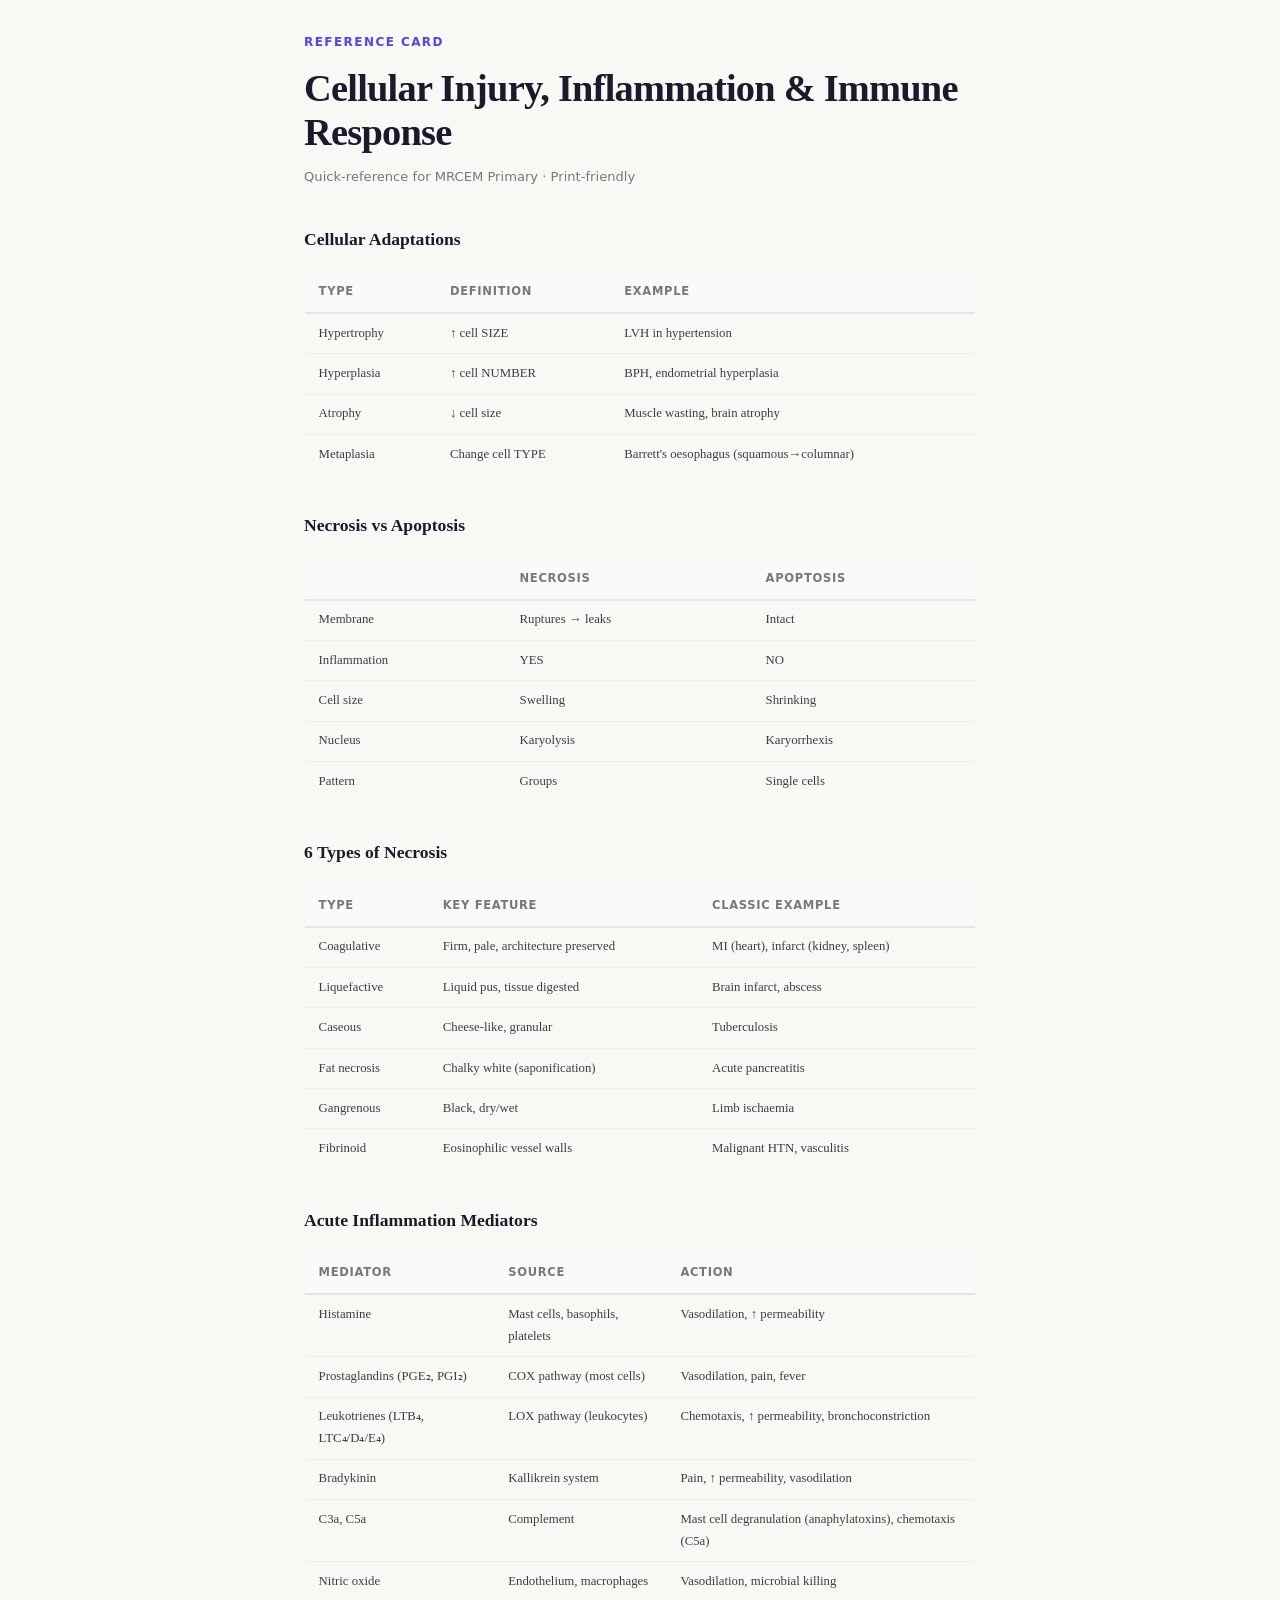
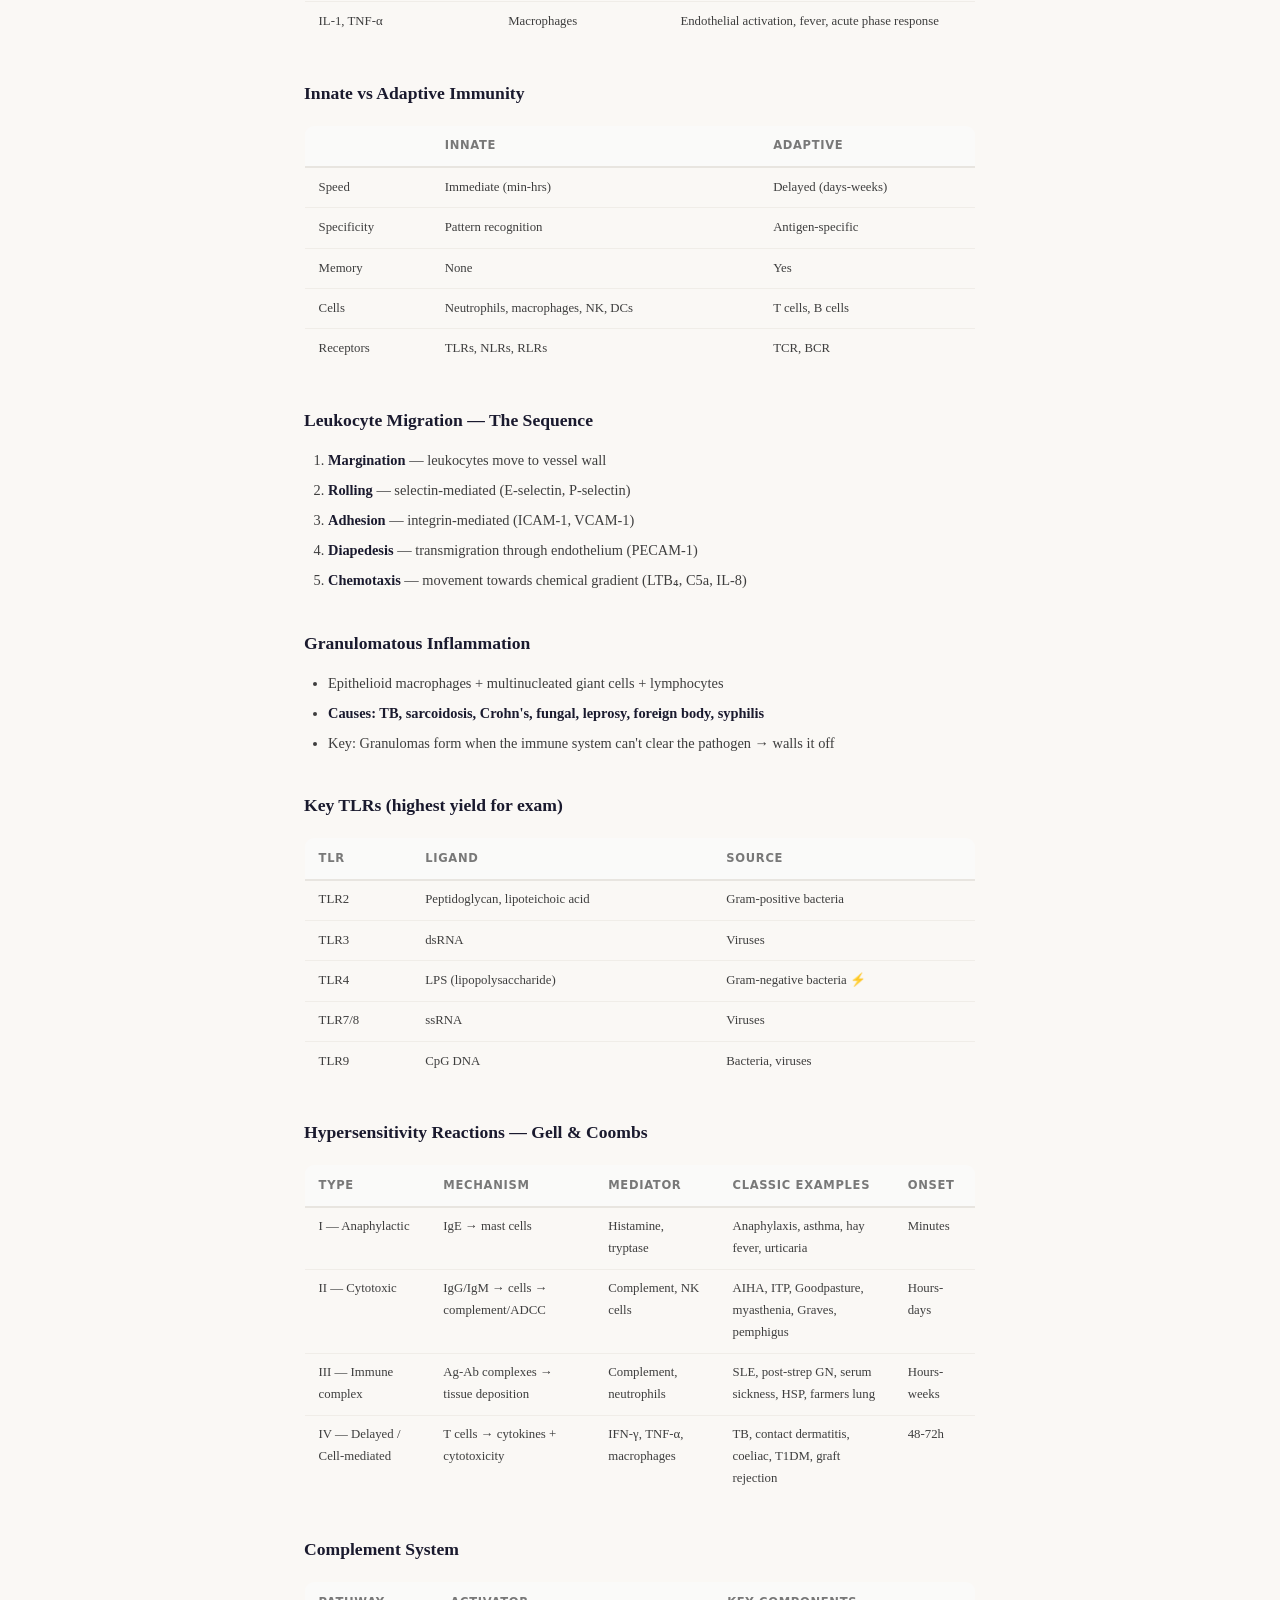
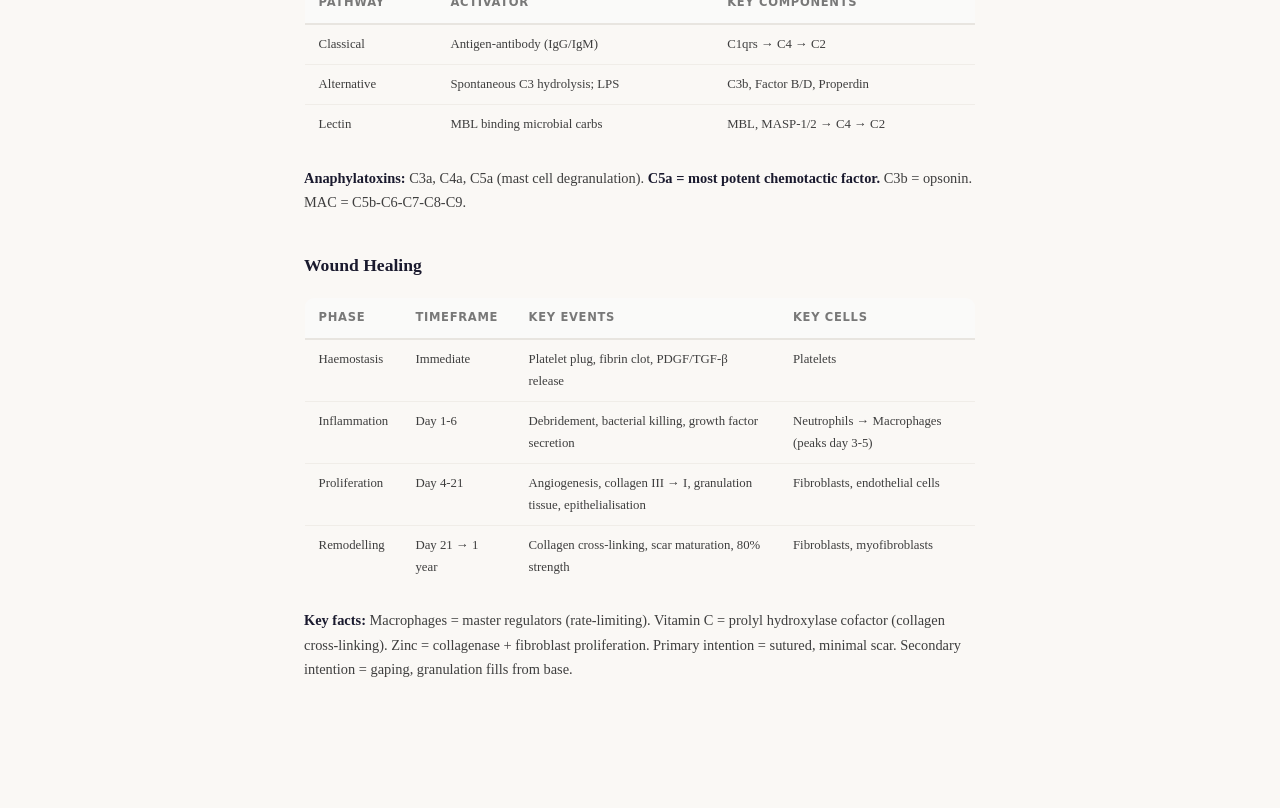
<file: reference/cellular-injury-cheatsheet.html>
<!DOCTYPE html>
<html lang="en">
<head>
<meta charset="UTF-8">
<meta name="viewport" content="width=device-width, initial-scale=1.0">
<title>Reference: Cellular Injury &amp; Inflammation</title>
<link rel="stylesheet" href="../assets/style.css">
</head>
<body>
<div class="lesson-container cheatsheet">

<header>
  <p class="lesson-number">Reference Card</p>
  <h1>Cellular Injury, Inflammation &amp; Immune Response</h1>
  <p class="lesson-meta">Quick-reference for MRCEM Primary · Print-friendly</p>
</header>

<section>
<h2>Cellular Adaptations</h2>
<table>
  <tr><th>Type</th><th>Definition</th><th>Example</th></tr>
  <tr><td>Hypertrophy</td><td>↑ cell SIZE</td><td>LVH in hypertension</td></tr>
  <tr><td>Hyperplasia</td><td>↑ cell NUMBER</td><td>BPH, endometrial hyperplasia</td></tr>
  <tr><td>Atrophy</td><td>↓ cell size</td><td>Muscle wasting, brain atrophy</td></tr>
  <tr><td>Metaplasia</td><td>Change cell TYPE</td><td>Barrett's oesophagus (squamous→columnar)</td></tr>
</table>
</section>

<section>
<h2>Necrosis vs Apoptosis</h2>
<table>
  <tr><th></th><th>Necrosis</th><th>Apoptosis</th></tr>
  <tr><td>Membrane</td><td>Ruptures → leaks</td><td>Intact</td></tr>
  <tr><td>Inflammation</td><td>YES</td><td>NO</td></tr>
  <tr><td>Cell size</td><td>Swelling</td><td>Shrinking</td></tr>
  <tr><td>Nucleus</td><td>Karyolysis</td><td>Karyorrhexis</td></tr>
  <tr><td>Pattern</td><td>Groups</td><td>Single cells</td></tr>
</table>
</section>

<section>
<h2>6 Types of Necrosis</h2>
<table>
  <tr><th>Type</th><th>Key Feature</th><th>Classic Example</th></tr>
  <tr><td>Coagulative</td><td>Firm, pale, architecture preserved</td><td>MI (heart), infarct (kidney, spleen)</td></tr>
  <tr><td>Liquefactive</td><td>Liquid pus, tissue digested</td><td>Brain infarct, abscess</td></tr>
  <tr><td>Caseous</td><td>Cheese-like, granular</td><td>Tuberculosis</td></tr>
  <tr><td>Fat necrosis</td><td>Chalky white (saponification)</td><td>Acute pancreatitis</td></tr>
  <tr><td>Gangrenous</td><td>Black, dry/wet</td><td>Limb ischaemia</td></tr>
  <tr><td>Fibrinoid</td><td>Eosinophilic vessel walls</td><td>Malignant HTN, vasculitis</td></tr>
</table>
</section>

<section>
<h2>Acute Inflammation Mediators</h2>
<table>
  <tr><th>Mediator</th><th>Source</th><th>Action</th></tr>
  <tr><td>Histamine</td><td>Mast cells, basophils, platelets</td><td>Vasodilation, ↑ permeability</td></tr>
  <tr><td>Prostaglandins (PGE₂, PGI₂)</td><td>COX pathway (most cells)</td><td>Vasodilation, pain, fever</td></tr>
  <tr><td>Leukotrienes (LTB₄, LTC₄/D₄/E₄)</td><td>LOX pathway (leukocytes)</td><td>Chemotaxis, ↑ permeability, bronchoconstriction</td></tr>
  <tr><td>Bradykinin</td><td>Kallikrein system</td><td>Pain, ↑ permeability, vasodilation</td></tr>
  <tr><td>C3a, C5a</td><td>Complement</td><td>Mast cell degranulation (anaphylatoxins), chemotaxis (C5a)</td></tr>
  <tr><td>Nitric oxide</td><td>Endothelium, macrophages</td><td>Vasodilation, microbial killing</td></tr>
  <tr><td>IL-1, TNF-α</td><td>Macrophages</td><td>Endothelial activation, fever, acute phase response</td></tr>
</table>
</section>

<section>
<h2>Innate vs Adaptive Immunity</h2>
<table>
  <tr><th></th><th>Innate</th><th>Adaptive</th></tr>
  <tr><td>Speed</td><td>Immediate (min-hrs)</td><td>Delayed (days-weeks)</td></tr>
  <tr><td>Specificity</td><td>Pattern recognition</td><td>Antigen-specific</td></tr>
  <tr><td>Memory</td><td>None</td><td>Yes</td></tr>
  <tr><td>Cells</td><td>Neutrophils, macrophages, NK, DCs</td><td>T cells, B cells</td></tr>
  <tr><td>Receptors</td><td>TLRs, NLRs, RLRs</td><td>TCR, BCR</td></tr>
</table>
</section>

<section>
<h2>Leukocyte Migration — The Sequence</h2>
<ol>
  <li><strong>Margination</strong> — leukocytes move to vessel wall</li>
  <li><strong>Rolling</strong> — selectin-mediated (E-selectin, P-selectin)</li>
  <li><strong>Adhesion</strong> — integrin-mediated (ICAM-1, VCAM-1)</li>
  <li><strong>Diapedesis</strong> — transmigration through endothelium (PECAM-1)</li>
  <li><strong>Chemotaxis</strong> — movement towards chemical gradient (LTB₄, C5a, IL-8)</li>
</ol>
</section>

<section>
<h2>Granulomatous Inflammation</h2>
<ul>
  <li>Epithelioid macrophages + multinucleated giant cells + lymphocytes</li>
  <li><strong>Causes: TB, sarcoidosis, Crohn's, fungal, leprosy, foreign body, syphilis</strong></li>
  <li>Key: Granulomas form when the immune system can't clear the pathogen → walls it off</li>
</ul>
</section>

<section>
<h2>Key TLRs (highest yield for exam)</h2>
<table>
  <tr><th>TLR</th><th>Ligand</th><th>Source</th></tr>
  <tr><td>TLR2</td><td>Peptidoglycan, lipoteichoic acid</td><td>Gram-positive bacteria</td></tr>
  <tr><td>TLR3</td><td>dsRNA</td><td>Viruses</td></tr>
  <tr><td>TLR4</td><td>LPS (lipopolysaccharide)</td><td>Gram-negative bacteria ⚡</td></tr>
  <tr><td>TLR7/8</td><td>ssRNA</td><td>Viruses</td></tr>
  <tr><td>TLR9</td><td>CpG DNA</td><td>Bacteria, viruses</td></tr>
</table>
</section>

<section>
<h2>Hypersensitivity Reactions — Gell &amp; Coombs</h2>
<table>
  <tr><th>Type</th><th>Mechanism</th><th>Mediator</th><th>Classic Examples</th><th>Onset</th></tr>
  <tr><td>I — Anaphylactic</td><td>IgE → mast cells</td><td>Histamine, tryptase</td><td>Anaphylaxis, asthma, hay fever, urticaria</td><td>Minutes</td></tr>
  <tr><td>II — Cytotoxic</td><td>IgG/IgM → cells → complement/ADCC</td><td>Complement, NK cells</td><td>AIHA, ITP, Goodpasture, myasthenia, Graves, pemphigus</td><td>Hours-days</td></tr>
  <tr><td>III — Immune complex</td><td>Ag-Ab complexes → tissue deposition</td><td>Complement, neutrophils</td><td>SLE, post-strep GN, serum sickness, HSP, farmers lung</td><td>Hours-weeks</td></tr>
  <tr><td>IV — Delayed / Cell-mediated</td><td>T cells → cytokines + cytotoxicity</td><td>IFN-γ, TNF-α, macrophages</td><td>TB, contact dermatitis, coeliac, T1DM, graft rejection</td><td>48-72h</td></tr>
</table>
</section>

<section>
<h2>Complement System</h2>
<table>
  <tr><th>Pathway</th><th>Activator</th><th>Key Components</th></tr>
  <tr><td>Classical</td><td>Antigen-antibody (IgG/IgM)</td><td>C1qrs → C4 → C2</td></tr>
  <tr><td>Alternative</td><td>Spontaneous C3 hydrolysis; LPS</td><td>C3b, Factor B/D, Properdin</td></tr>
  <tr><td>Lectin</td><td>MBL binding microbial carbs</td><td>MBL, MASP-1/2 → C4 → C2</td></tr>
</table>
<p><strong>Anaphylatoxins:</strong> C3a, C4a, C5a (mast cell degranulation). <strong>C5a = most potent chemotactic factor.</strong> C3b = opsonin. MAC = C5b-C6-C7-C8-C9.</p>
</section>

<section>
<h2>Wound Healing</h2>
<table>
  <tr><th>Phase</th><th>Timeframe</th><th>Key Events</th><th>Key Cells</th></tr>
  <tr><td>Haemostasis</td><td>Immediate</td><td>Platelet plug, fibrin clot, PDGF/TGF-β release</td><td>Platelets</td></tr>
  <tr><td>Inflammation</td><td>Day 1-6</td><td>Debridement, bacterial killing, growth factor secretion</td><td>Neutrophils → Macrophages (peaks day 3-5)</td></tr>
  <tr><td>Proliferation</td><td>Day 4-21</td><td>Angiogenesis, collagen III → I, granulation tissue, epithelialisation</td><td>Fibroblasts, endothelial cells</td></tr>
  <tr><td>Remodelling</td><td>Day 21 → 1 year</td><td>Collagen cross-linking, scar maturation, 80% strength</td><td>Fibroblasts, myofibroblasts</td></tr>
</table>
<p><strong>Key facts:</strong> Macrophages = master regulators (rate-limiting). Vitamin C = prolyl hydroxylase cofactor (collagen cross-linking). Zinc = collagenase + fibroblast proliferation. Primary intention = sutured, minimal scar. Secondary intention = gaping, granulation fills from base.</p>
</section>
</html>
</file>
<file: assets/style.css>
/* MRCEM Primary Exam Prep — Shared Stylesheet v2 */
/* Magazine aesthetic: every.to editorial warmth × Notion calm × Linear precision */
/* ─────────────────────────────────────────────────────────────────── */

/* ── Design Tokens ────────────────────────────────────────────── */
:root {
  /* Surfaces */
  --bg: #faf8f5;
  --surface: #ffffff;
  --surface-hover: #fafaf9;
  --dark: #111827;
  --dark-soft: #1f2937;

  /* Text */
  --text: #3e3e3e;
  --text-heading: #1a1a2e;
  --text-muted: #787878;
  --text-subtle: #a3a3a3;

  /* Accent — warm indigo */
  --accent: #4f46e5;
  --accent-hover: #4338ca;
  --accent-light: #eef2ff;
  --accent-glow: rgba(79, 70, 229, 0.08);

  /* Semantic */
  --success: #059669;
  --success-bg: #ecfdf5;
  --danger: #dc2626;
  --danger-bg: #fef2f2;
  --warning: #d97706;
  --warning-bg: #fffbeb;
  --info: #2563eb;
  --info-bg: #eff6ff;
  --pink: #db2777;
  --pink-bg: #fdf2f8;
  --green-soft: #f0fdf4;

  /* Borders */
  --border: #e8e5e0;
  --border-light: #f0ede8;

  /* Shadows */
  --shadow-sm: 0 1px 2px rgba(0,0,0,0.03);
  --shadow-md: 0 4px 16px rgba(0,0,0,0.05);
  --shadow-lg: 0 12px 40px rgba(0,0,0,0.07);
  --shadow-glow: 0 0 0 4px var(--accent-glow);
  --shadow-card-hover: 0 8px 30px rgba(0,0,0,0.06), 0 0 0 1px rgba(79,70,229,0.06);

  /* Radii */
  --radius-sm: 6px;
  --radius-md: 10px;
  --radius-lg: 16px;
  --radius-xl: 24px;

  /* Nav bar */
  --nav-height: 64px;
}

/* ── Reset ────────────────────────────────────────────────────── */
*, *::before, *::after { box-sizing: border-box; margin: 0; padding: 0; }

/* ── Reading Progress Bar ─────────────────────────────────────── */
.reading-progress {
  position: fixed;
  top: 0;
  left: 0;
  height: 3px;
  background: linear-gradient(90deg, var(--accent) 0%, #818cf8 100%);
  z-index: 1000;
  width: 0%;
  transition: width 0.15s linear;
  border-radius: 0 1px 1px 0;
}

/* ── Base Typography ──────────────────────────────────────────── */
html { scroll-behavior: smooth; }

body {
  font-family: "Charter", "Georgia", "Times New Roman", serif;
  font-size: 17px;
  line-height: 1.7;
  color: var(--text);
  background: var(--bg);
  -webkit-font-smoothing: antialiased;
  -moz-osx-font-smoothing: grayscale;
}

/* ── Page Entry Animation ─────────────────────────────────────── */
@keyframes pageEnter {
  from { opacity: 0; transform: translateY(12px); }
  to   { opacity: 1; transform: translateY(0); }
}

.lesson-container {
  max-width: 720px;
  margin: 0 auto;
  padding: 0 1.5rem 7rem;
  animation: pageEnter 0.5s ease both;
}

/* ── Typography Scale ─────────────────────────────────────────── */
.lesson-number {
  font-family: "Inter", system-ui, -apple-system, "Segoe UI", Roboto, sans-serif;
  font-size: 0.75rem;
  font-weight: 600;
  text-transform: uppercase;
  letter-spacing: 0.12em;
  color: var(--accent);
  margin-top: 2rem;
}

h1 {
  font-family: "Charter", "Georgia", "Times New Roman", serif;
  font-size: 2.4rem;
  font-weight: 700;
  line-height: 1.15;
  color: var(--text-heading);
  letter-spacing: -0.02em;
  margin: 0.35rem 0 0.75rem;
}

h2 {
  font-family: "Charter", "Georgia", "Times New Roman", serif;
  font-size: 1.45rem;
  font-weight: 600;
  line-height: 1.25;
  color: var(--text-heading);
  margin: 2.5rem 0 1rem;
  position: relative;
}
/* Section ornament above h2 — now with a subtle scale-in animation */
h2::before {
  content: "···";
  display: block;
  font-family: "Inter", system-ui, sans-serif;
  font-size: 0.7rem;
  letter-spacing: 0.5em;
  color: var(--text-subtle);
  margin-bottom: 0.75rem;
  font-weight: 400;
  opacity: 0.6;
  animation: ornamentIn 0.4s ease both;
}
@keyframes ornamentIn {
  from { opacity: 0; letter-spacing: 0.2em; }
  to   { opacity: 0.6; letter-spacing: 0.5em; }
}

h3 {
  font-family: "Charter", "Georgia", "Times New Roman", serif;
  font-size: 1.15rem;
  font-weight: 600;
  color: var(--text-heading);
  margin: 1.75rem 0 0.5rem;
}

p { margin-bottom: 0.85rem; }

ol, ul { margin: 0.5rem 0 0.85rem 1.5rem; }
li { margin-bottom: 0.35rem; }

.lesson-meta {
  font-family: "Inter", system-ui, -apple-system, "Segoe UI", Roboto, sans-serif;
  font-size: 0.82rem;
  color: var(--text-muted);
}

strong { color: var(--text-heading); font-weight: 600; }

/* ── Links — with background-slide underline ───────────────────── */
a {
  color: var(--accent);
  text-decoration: none;
  background-image: linear-gradient(var(--accent-glow), var(--accent-glow));
  background-repeat: no-repeat;
  background-position: 0 100%;
  background-size: 0% 2px;
  transition: background-size 0.25s ease, color 0.2s ease;
}
a:hover {
  color: var(--accent-hover);
  background-size: 100% 2px;
}

/* ── ::selection ──────────────────────────────────────────────── */
::selection {
  background: var(--accent-light);
  color: var(--accent-hover);
}

/* ── Tables ───────────────────────────────────────────────────── */
table {
  width: 100%;
  border-collapse: collapse;
  margin: 1.25rem 0;
  font-size: 0.88rem;
  border-radius: var(--radius-md);
  overflow: hidden;
  border: 1px solid var(--border);
}
th {
  background: #fafaf9;
  font-weight: 600;
  text-align: left;
  padding: 0.65rem 0.85rem;
  border-bottom: 2px solid var(--border);
  font-family: "Inter", system-ui, sans-serif;
  font-size: 0.72rem;
  text-transform: uppercase;
  letter-spacing: 0.06em;
  color: var(--text-muted);
}
td {
  padding: 0.55rem 0.85rem;
  border-bottom: 1px solid var(--border-light);
  vertical-align: top;
}
tr:last-child td { border-bottom: none; }
tr { transition: background 0.15s ease; }
tr:hover { background: #fafaf9; }

/* ── Pull Quote ───────────────────────────────────────────────── */
.pull-quote {
  text-align: center;
  font-family: "Charter", "Georgia", serif;
  font-size: 1.3rem;
  font-style: italic;
  line-height: 1.5;
  color: var(--text-heading);
  padding: 2rem 2.5rem;
  margin: 2rem 0;
  position: relative;
}
.pull-quote::before {
  content: "\201C";
  display: block;
  font-size: 4rem;
  line-height: 1;
  color: var(--accent);
  opacity: 0.25;
  margin-bottom: -1.5rem;
  font-style: normal;
  font-family: "Charter", "Georgia", serif;
}

/* ── Callout Boxes ────────────────────────────────────────────── */
.blueprint-context,
.exam-pattern,
.key-point,
.exam-tip,
.mnemonic {
  padding: 1rem 1.25rem;
  margin: 1.5rem 0;
  border-radius: var(--radius-md);
  font-family: "Inter", system-ui, sans-serif;
  font-size: 0.88rem;
  line-height: 1.55;
  border: 1px solid;
  position: relative;
  overflow: hidden;
  transition: box-shadow 0.3s ease, transform 0.2s ease;
}
/* Subtle left-glow on hover */
.blueprint-context::before,
.exam-pattern::before,
.key-point::before,
.exam-tip::before,
.mnemonic::before {
  content: "";
  position: absolute;
  left: 0; top: 0; bottom: 0;
  width: 3px;
  border-radius: 3px 0 0 3px;
  opacity: 0;
  transition: opacity 0.3s ease;
}
.blueprint-context:hover,
.exam-pattern:hover,
.key-point:hover,
.exam-tip:hover,
.mnemonic:hover {
  box-shadow: var(--shadow-md);
  transform: translateY(-1px);
}
.blueprint-context:hover::before,
.exam-pattern:hover::before,
.key-point:hover::before,
.exam-tip:hover::before,
.mnemonic:hover::before {
  opacity: 1;
}

.blueprint-context {
  background: var(--info-bg);
  border-color: #bfdbfe;
}
.blueprint-context::before { background: var(--info); }
.blueprint-context strong { color: #1e40af; }

.exam-pattern {
  background: var(--pink-bg);
  border-color: #fbcfe8;
}
.exam-pattern::before { background: var(--pink); }
.exam-pattern strong { color: #9d174d; }

.key-point {
  background: var(--warning-bg);
  border-color: #fde68a;
}
.key-point::before { background: var(--warning); }
.key-point strong { color: #92400e; }

.exam-tip {
  background: var(--accent-light);
  border-color: #c7d2fe;
}
.exam-tip::before { background: var(--accent); }
.exam-tip strong { color: #3730a3; }

.mnemonic {
  background: var(--green-soft);
  border-color: #bbf7d0;
}
.mnemonic::before { background: var(--success); }

/* ── Quiz Options ─────────────────────────────────────────────── */
.quiz-options {
  display: flex;
  flex-direction: column;
  gap: 0.5rem;
  margin: 1rem 0;
}
.quiz-option {
  padding: 0.85rem 1.1rem;
  border: 1.5px solid var(--border);
  border-radius: var(--radius-md);
  cursor: pointer;
  transition: all 0.2s cubic-bezier(0.2, 0, 0, 1);
  background: var(--surface);
  font-size: 0.92rem;
  font-family: "Inter", system-ui, sans-serif;
  position: relative;
  user-select: none;
}
.quiz-option:hover {
  border-color: var(--accent);
  background: var(--accent-light);
  box-shadow: var(--shadow-glow);
  transform: translateY(-1px);
}
.quiz-option:active {
  transform: translateY(0);
  transition: transform 0.05s ease;
}
.quiz-option.correct {
  border-color: var(--success);
  background: var(--success-bg);
  box-shadow: 0 0 0 3px rgba(5, 150, 105, 0.1);
  animation: correctPulse 0.5s ease;
}
.quiz-option.incorrect {
  border-color: var(--danger);
  background: var(--danger-bg);
  box-shadow: 0 0 0 3px rgba(220, 38, 38, 0.08);
  animation: shake 0.4s ease;
}
.quiz-option.reveal-correct {
  border-color: var(--success);
  background: var(--success-bg);
  box-shadow: 0 0 0 3px rgba(5, 150, 105, 0.1);
}

@keyframes correctPulse {
  0%   { transform: scale(1); }
  50%  { transform: scale(1.015); }
  100% { transform: scale(1); }
}

@keyframes shake {
  0%, 100% { transform: translateX(0); }
  20%      { transform: translateX(-4px); }
  40%      { transform: translateX(4px); }
  60%      { transform: translateX(-2px); }
  80%      { transform: translateX(2px); }
}

/* ── Answer Feedback ──────────────────────────────────────────── */
.answer-feedback {
  display: none;
  margin-top: 0.75rem;
  padding: 0.9rem 1.1rem;
  border-radius: var(--radius-sm);
  font-size: 0.88rem;
  line-height: 1.55;
  font-family: "Inter", system-ui, sans-serif;
  animation: slideUp 0.3s cubic-bezier(0.2, 0, 0, 1);
  border: 1px solid;
}
.answer-feedback.correct {
  display: block;
  background: var(--success-bg);
  color: #065f46;
  border-color: #a7f3d0;
}
.answer-feedback.incorrect {
  display: block;
  background: var(--danger-bg);
  color: #991b1b;
  border-color: #fecaca;
}

@keyframes slideUp {
  from { opacity: 0; transform: translateY(8px); }
  to   { opacity: 1; transform: translateY(0); }
}

/* ── Flashcards — with 3D-ish flip ────────────────────────────── */
.flashcard {
  border: 1.5px solid var(--border);
  border-radius: var(--radius-lg);
  padding: 2rem;
  margin: 1.5rem 0;
  text-align: center;
  cursor: pointer;
  user-select: none;
  background: linear-gradient(135deg, #fafaf9 0%, #f5f4f0 100%);
  transition: all 0.3s cubic-bezier(0.2, 0, 0, 1);
  position: relative;
}
.flashcard:hover {
  border-color: var(--accent);
  box-shadow: var(--shadow-card-hover);
  transform: translateY(-2px);
}
.flashcard:active { transform: translateY(0); }
.flashcard .front {
  font-weight: 600;
  font-size: 1.05rem;
  color: var(--text-heading);
}
.flashcard .back {
  display: none;
  margin-top: 1rem;
  padding-top: 1rem;
  border-top: 1px solid var(--border-light);
  color: var(--text-muted);
}
.flashcard.flipped .front { display: none; }
.flashcard.flipped .back {
  display: block;
  animation: fadeIn 0.3s ease;
}

@keyframes fadeIn {
  from { opacity: 0; transform: translateY(4px); }
  to   { opacity: 1; transform: translateY(0); }
}

/* ── Drop Cap (for lesson intros) ─────────────────────────────── */
.drop-cap::first-letter {
  float: left;
  font-size: 3.8rem;
  line-height: 0.8;
  padding-right: 0.5rem;
  padding-top: 0.2rem;
  color: var(--accent);
  font-weight: 700;
}

/* ── Image Styling ────────────────────────────────────────────── */
img, svg {
  max-width: 100%;
  height: auto;
  display: block;
  margin: 0 auto;
}

/* ═══════════════════════════════════════════════════════════════
   BOTTOM NAVIGATION BAR — v2 polished
   ═══════════════════════════════════════════════════════════════ */
.lesson-nav {
  position: fixed;
  bottom: 0;
  left: 0;
  right: 0;
  height: var(--nav-height);
  background: rgba(255, 255, 255, 0.88);
  backdrop-filter: blur(16px);
  -webkit-backdrop-filter: blur(16px);
  border-top: 1px solid var(--border);
  z-index: 900;
  display: flex;
  align-items: center;
  justify-content: center;
  padding: 0 1.25rem;
  font-family: "Inter", system-ui, -apple-system, "Segoe UI", Roboto, sans-serif;
  animation: navSlideUp 0.5s 0.2s cubic-bezier(0.2, 0, 0, 1) both;
  transition: box-shadow 0.3s ease;
}
.lesson-nav.scrolled {
  box-shadow: 0 -2px 20px rgba(0,0,0,0.04);
}

@keyframes navSlideUp {
  from { transform: translateY(100%); opacity: 0; }
  to   { transform: translateY(0); opacity: 1; }
}

.lesson-nav-inner {
  max-width: 720px;
  width: 100%;
  display: flex;
  align-items: center;
  justify-content: space-between;
  gap: 0.75rem;
}

/* Nav pill buttons */
.nav-pill {
  display: inline-flex;
  align-items: center;
  gap: 0.35rem;
  padding: 0.45rem 0.9rem;
  border-radius: 100px;
  font-size: 0.8rem;
  font-weight: 500;
  background: var(--surface);
  border: 1px solid var(--border);
  color: var(--text);
  text-decoration: none;
  transition: all 0.2s cubic-bezier(0.2, 0, 0, 1);
  white-space: nowrap;
}
.nav-pill:hover {
  border-color: var(--accent);
  color: var(--accent);
  box-shadow: var(--shadow-glow);
  transform: translateY(-1px);
  background-size: 0% 0px; /* override the link underline */
}
.nav-pill:active {
  transform: translateY(0);
}
.nav-pill .arrow {
  font-size: 0.9rem;
  transition: transform 0.2s ease;
}
.nav-pill:hover .arrow-left  { transform: translateX(-2px); }
.nav-pill:hover .arrow-right { transform: translateX(2px); }

.nav-pill.disabled {
  opacity: 0.35;
  pointer-events: none;
  cursor: default;
}

/* Center — progress + home link */
.nav-center {
  display: flex;
  flex-direction: column;
  align-items: center;
  gap: 2px;
}
.nav-progress {
  font-size: 0.68rem;
  font-weight: 600;
  color: var(--text-muted);
  letter-spacing: 0.04em;
  font-feature-settings: "tnum";
}
.nav-home {
  font-size: 0.7rem;
  color: var(--text-subtle);
  transition: color 0.2s ease;
}
.nav-home:hover {
  color: var(--accent);
  background-size: 0% 0px;
}

/* Spacer for the fixed nav */
.nav-spacer {
  height: var(--nav-height);
}

/* ═══════════════════════════════════════════════════════════════
   ORIGINAL FOOTER — kept for non-lesson pages
   ═══════════════════════════════════════════════════════════════ */
footer {
  margin-top: 4rem;
  padding-top: 1.5rem;
  border-top: 1px solid var(--border);
  font-size: 0.88rem;
  color: var(--text-muted);
  font-family: "Inter", system-ui, sans-serif;
}
footer a { color: var(--accent); }

/* ── Back to Top ──────────────────────────────────────────────── */
.back-to-top {
  position: fixed;
  bottom: 80px;
  right: 20px;
  width: 40px;
  height: 40px;
  border-radius: 100px;
  background: var(--surface);
  border: 1px solid var(--border);
  display: flex;
  align-items: center;
  justify-content: center;
  cursor: pointer;
  z-index: 899;
  opacity: 0;
  transform: translateY(10px);
  pointer-events: none;
  transition: all 0.3s cubic-bezier(0.2, 0, 0, 1);
  font-size: 1.1rem;
  color: var(--text-muted);
}
.back-to-top.visible {
  opacity: 1;
  transform: translateY(0);
  pointer-events: auto;
}
.back-to-top:hover {
  border-color: var(--accent);
  color: var(--accent);
  box-shadow: var(--shadow-glow);
  transform: translateY(-2px);
}

/* ── Print ────────────────────────────────────────────────────── */
@media print {
  body { font-size: 12pt; background: #fff; color: #000; }
  .lesson-container { max-width: 100%; padding: 0; animation: none; }
  .lesson-nav, .reading-progress, .back-to-top, .nav-spacer { display: none !important; }
  .quiz-options, .flashcard, .answer-feedback { display: none; }
  .blueprint-context, .exam-pattern, .key-point, .exam-tip, .mnemonic {
    border: 1px solid #ccc;
    background: #fff;
    padding: 0.5rem 0.75rem;
    box-shadow: none;
    transform: none;
  }
  .blueprint-context::before,
  .exam-pattern::before,
  .key-point::before,
  .exam-tip::before,
  .mnemonic::before { display: none; }
  h2::before { display: none; }
}

/* ── Cheatsheet ───────────────────────────────────────────────── */
.cheatsheet { font-size: 0.9rem; }
.cheatsheet h2 { font-size: 1.1rem; }
.cheatsheet h2::before { content: none; }
.cheatsheet table { font-size: 0.8rem; }

/* ── Responsive ───────────────────────────────────────────────── */
@media (max-width: 640px) {
  h1 { font-size: 1.8rem; }
  h2 { font-size: 1.25rem; }
  .lesson-container { padding: 0 1rem 6rem; }
  .lesson-nav { padding: 0 0.75rem; }
  .nav-pill { padding: 0.4rem 0.7rem; font-size: 0.75rem; }
  .back-to-top { right: 12px; bottom: 76px; }
}
</file>
